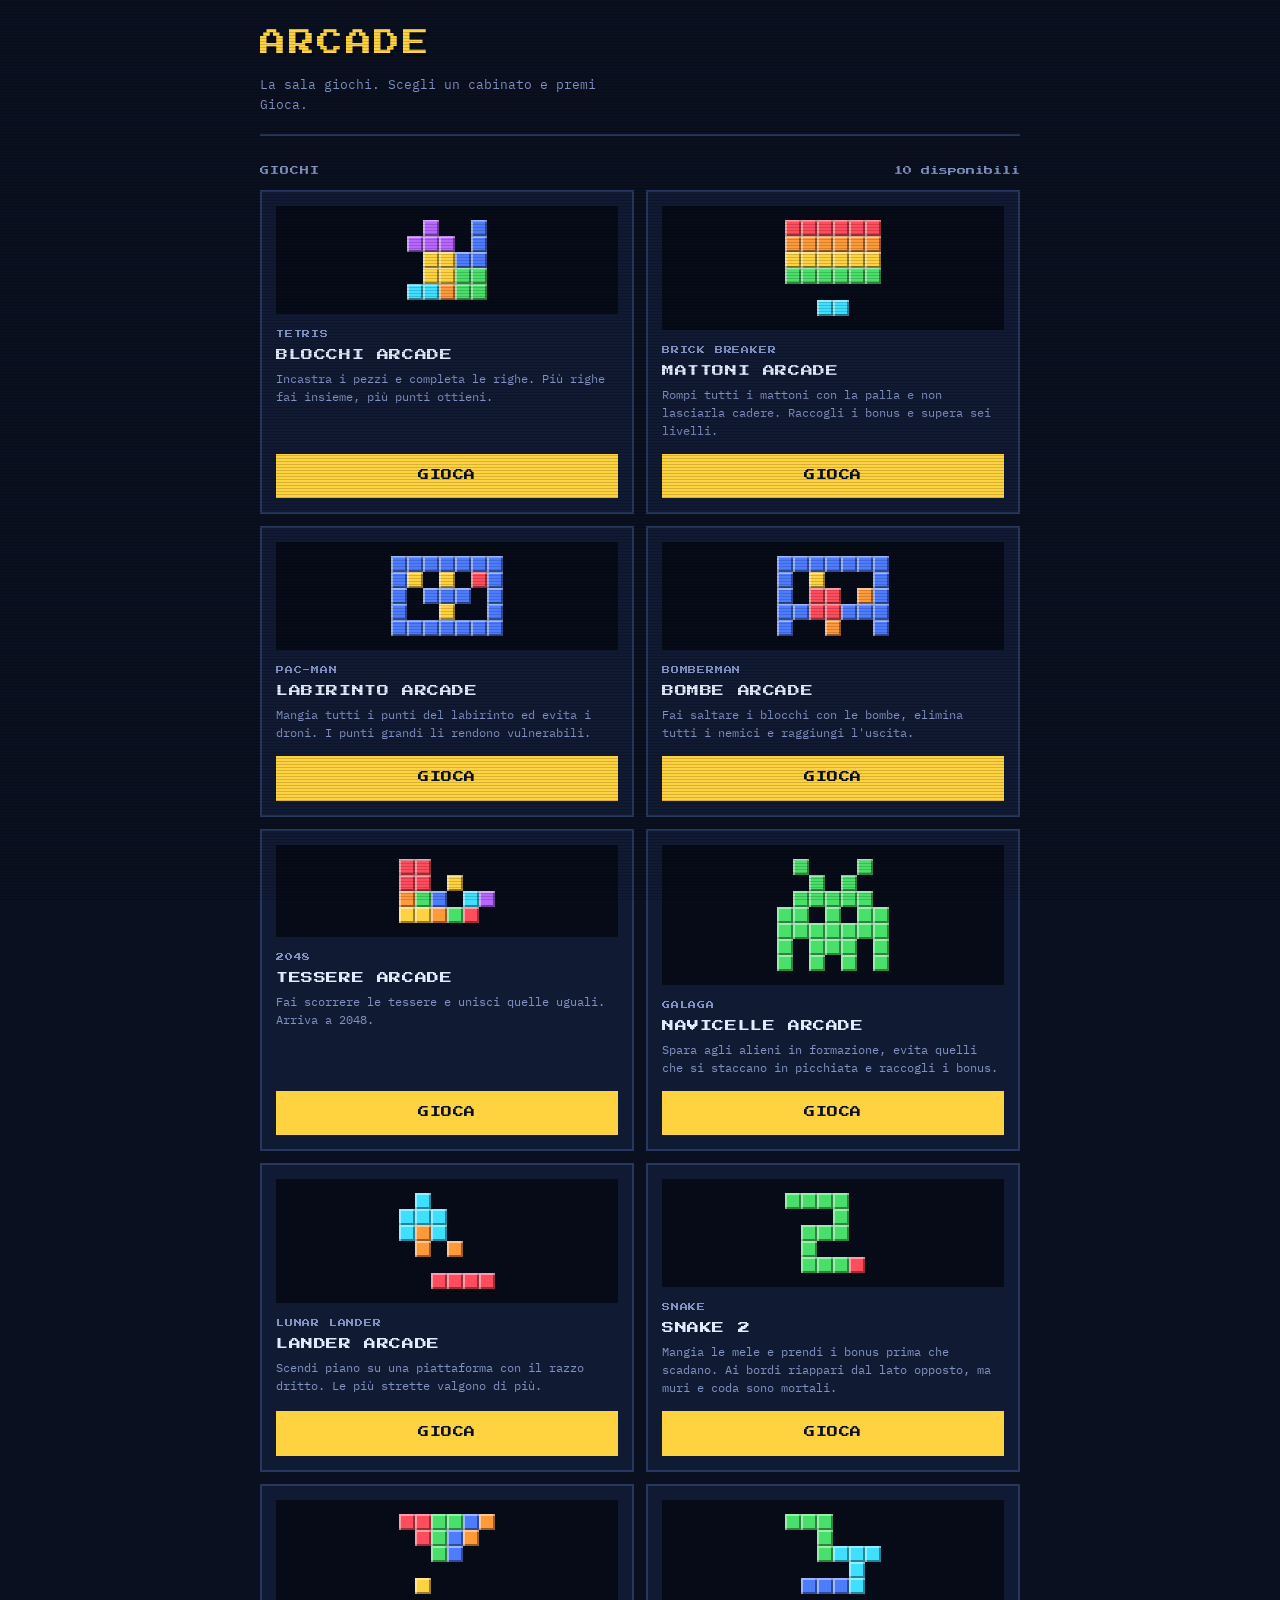
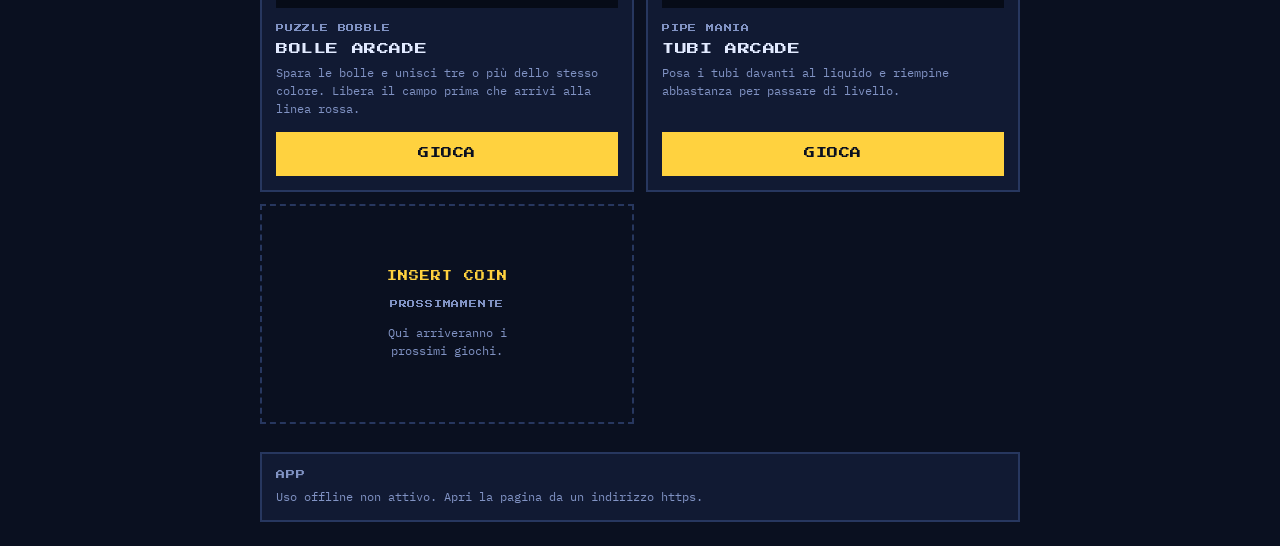
<file: index.html>
<!doctype html>
<html lang="it">
<head>
<meta charset="utf-8">
<meta name="viewport" content="width=device-width,initial-scale=1,viewport-fit=cover">
<title>Arcade</title>
<meta name="theme-color" content="#0a1020">
<link rel="manifest" href="manifest.webmanifest">
<link rel="icon" type="image/png" sizes="192x192" href="icons/icon-192.png">
<link rel="apple-touch-icon" href="icons/apple-touch-icon.png">
<meta name="mobile-web-app-capable" content="yes">
<meta name="apple-mobile-web-app-capable" content="yes">
<meta name="apple-mobile-web-app-title" content="Arcade">
<meta name="apple-mobile-web-app-status-bar-style" content="black">
<link rel="stylesheet" href="fonts/fonts.css">
<style>
/* Layout: una colonna centrata con intestazione, griglia di schede-gioco e una sezione per l'aggiornamento dell'app. */
:root {
  --bg: #0a1020;
  --panel: #111a33;
  --line: #27375f;
  --fg: #e2eaff;
  --muted: #8193c4;
  --accent: #ffd23f;
  --on-accent: #0a1020;
  --well: #060b17;
  --scan: rgba(0, 0, 0, 0.16);
  --display: 'Press Start 2P', 'Courier New', monospace;
  --text: 'IBM Plex Mono', ui-monospace, 'Courier New', monospace;
  color-scheme: dark;
}
* { box-sizing: border-box; }
[hidden] { display: none !important; }
html { background: var(--bg); }
body {
  margin: 0;
  background: var(--bg);
  color: var(--fg);
  font-family: var(--text);
  font-size: 14px;
  line-height: 1.5;
  padding-top: calc(24px + env(safe-area-inset-top, 0px));
  padding-bottom: calc(24px + env(safe-area-inset-bottom, 0px));
  padding-left: max(16px, env(safe-area-inset-left, 0px));
  padding-right: max(16px, env(safe-area-inset-right, 0px));
  -webkit-tap-highlight-color: transparent;
}
body::after {
  content: ""; position: fixed; inset: 0; z-index: 10; pointer-events: none;
  background: repeating-linear-gradient(to bottom, transparent 0 2px, var(--scan) 2px 3px);
}
.app { max-width: 760px; margin: 0 auto; display: flex; flex-direction: column; gap: 28px; }

header { display: flex; flex-direction: column; gap: 12px; padding-bottom: 20px; border-bottom: 2px solid var(--line); }
h1 { margin: 0; font-family: var(--display); font-size: 26px; font-weight: 400; letter-spacing: 0.1em; color: var(--accent); text-transform: uppercase; text-shadow: 3px 3px 0 var(--well); }
.lead { margin: 0; color: var(--muted); font-size: 13px; max-width: 46ch; }

h2 { margin: 0; font-family: var(--display); font-size: 9px; font-weight: 400; letter-spacing: 0.1em; color: var(--muted); text-transform: uppercase; }
.games-head { display: flex; justify-content: space-between; align-items: baseline; gap: 12px; margin-bottom: 12px; }
.count { font-family: var(--display); font-size: 9px; color: var(--muted); font-variant-numeric: tabular-nums; }

.grid { display: grid; gap: 12px; grid-template-columns: repeat(auto-fill, minmax(min(100%, 280px), 1fr)); }

.card { background: var(--panel); border: 2px solid var(--line); padding: 14px; display: flex; flex-direction: column; gap: 14px; min-width: 0; }
.card:hover { border-color: var(--accent); }
.shot { background: var(--well); padding: 14px; display: flex; justify-content: center; }
.pieces { display: grid; grid-template-columns: repeat(var(--cols), 16px); grid-auto-rows: 16px; }
.pieces i { display: block; }
.pieces i.b {
  background: var(--c);
  box-shadow: inset 2px 2px 0 rgba(255,255,255,0.45), inset -2px -2px 0 rgba(0,0,0,0.4);
}
.meta { display: flex; flex-direction: column; gap: 6px; flex: 1; min-width: 0; }
.tag { font-family: var(--display); font-size: 8px; letter-spacing: 0.1em; color: var(--muted); text-transform: uppercase; }
h3 { margin: 0; font-family: var(--display); font-size: 12px; font-weight: 400; line-height: 1.5; letter-spacing: 0.05em; color: var(--fg); text-transform: uppercase; overflow-wrap: anywhere; }
.desc { margin: 0; font-size: 12px; color: var(--muted); }

.btn {
  display: block; text-align: center; text-decoration: none; cursor: pointer;
  font-family: var(--display); font-size: 11px; letter-spacing: 0.06em; text-transform: uppercase;
  color: var(--on-accent); background: var(--accent); border: 2px solid var(--accent);
  padding: 12px 18px; border-radius: 0;
}
.btn:hover:not(:disabled) { background: var(--fg); border-color: var(--fg); }
.btn:active:not(:disabled) { transform: translateY(1px); }
.btn:disabled { opacity: 0.4; cursor: default; }
.btn:focus-visible { outline: 2px solid var(--fg); outline-offset: 2px; }
.btn.sec { font-size: 9px; background: var(--well); color: var(--fg); border-color: var(--line); }
.btn.sec:hover:not(:disabled) { background: var(--well); border-color: var(--accent); }
.btn.sec.ready { background: var(--accent); color: var(--on-accent); border-color: var(--accent); }

.card.soon { background: transparent; border-style: dashed; justify-content: center; align-items: center; text-align: center; min-height: 220px; }
.card.soon:hover { border-color: var(--line); }
.soon p { margin: 0; font-size: 12px; color: var(--muted); max-width: 22ch; }
.insert { font-family: var(--display); font-size: 10px; letter-spacing: 0.1em; color: var(--accent); text-transform: uppercase; animation: blink 1.2s steps(2, jump-none) infinite; }
@keyframes blink { 50% { opacity: 0.25; } }

.update { background: var(--panel); border: 2px solid var(--line); padding: 14px; display: flex; flex-wrap: wrap; gap: 12px; align-items: center; justify-content: space-between; }
.update .info { display: flex; flex-direction: column; gap: 6px; flex: 1 1 200px; min-width: 0; }
.update p { margin: 0; font-size: 12px; color: var(--muted); }

@media (prefers-reduced-motion: reduce) { .insert { animation: none; } .btn:active { transform: none; } }
@media (max-width: 480px) { h1 { font-size: 20px; } }
</style>
</head>
<body>
<div class="app">
  <header>
    <h1>Arcade</h1>
    <p class="lead">La sala giochi. Scegli un cabinato e premi Gioca.</p>
  </header>

  <main>
    <div class="games-head">
      <h2>Giochi</h2>
      <span class="count" id="count"></span>
    </div>
    <div class="grid" id="grid"></div>
  </main>

  <section class="update" aria-label="Aggiornamento dell'app">
    <div class="info">
      <h2>App</h2>
      <p id="status" aria-live="polite">Preparo l'uso offline…</p>
    </div>
    <button class="btn sec" id="updateBtn" type="button">Controlla aggiornamenti</button>
  </section>
</div>

<script>
/* Per aggiungere un gioco: crea la sua cartella (come tetris/), copia un oggetto qui sotto
   e aggiungi i suoi file all'elenco CORE di sw.js.
   icon: righe di lettere (I O T S Z J L = colore del pezzo, "." = vuoto). */
var GAMES = [
  {
    title: 'Blocchi Arcade',
    tag: 'Tetris',
    desc: 'Incastra i pezzi e completa le righe. Più righe fai insieme, più punti ottieni.',
    url: 'tetris/',
    icon: ['.T..J', 'TTT.J', '.OOJJ', '.OOSS', 'IILSS']
  },
  {
    title: 'Mattoni Arcade',
    tag: 'Brick breaker',
    desc: 'Rompi tutti i mattoni con la palla e non lasciarla cadere. Raccogli i bonus e supera sei livelli.',
    url: 'mattoni/',
    icon: ['ZZZZZZ', 'LLLLLL', 'OOOOOO', 'SSSSSS', '......', '..II..']
  },
  {
    title: 'Labirinto Arcade',
    tag: 'Pac-Man',
    desc: 'Mangia tutti i punti del labirinto ed evita i droni. I punti grandi li rendono vulnerabili.',
    url: 'labirinto/',
    icon: ['JJJJJJJ', 'JO.O.ZJ', 'J.JJJ.J', 'J..O..J', 'JJJJJJJ']
  },
  {
    title: 'Bombe Arcade',
    tag: 'Bomberman',
    desc: "Fai saltare i blocchi con le bombe, elimina tutti i nemici e raggiungi l'uscita.",
    url: 'bombe/',
    icon: ['JJJJJJJ', 'J.O...J', 'J.ZZ.LJ', 'JJZZJJJ', 'J..L..J']
  },
  {
    title: 'Tessere Arcade',
    tag: '2048',
    desc: "Fai scorrere le tessere e unisci quelle uguali. Arriva a 2048.",
    url: 'tessere/',
    icon: ['ZZ....', 'ZZ.O..', 'LSJ.IT', 'OOLSZ.']
  },
  {
    title: 'Navicelle Arcade',
    tag: 'Galaga',
    desc: "Spara agli alieni in formazione, evita quelli che si staccano in picchiata e raccogli i bonus.",
    url: 'navicelle/',
    icon: ['.S...S.', '..S.S..', '.SSSSS.', 'SS.S.SS', 'SSSSSSS', 'S.SSS.S', 'S.S.S.S']
  },
  {
    title: 'Lander Arcade',
    tag: 'Lunar Lander',
    desc: "Scendi piano su una piattaforma con il razzo dritto. Le più strette valgono di più.",
    url: 'lander/',
    icon: ['.I....', 'III...', 'ILI...', '.L.L..', '......', '..ZZZZ']
  },
  {
    title: 'Snake 2',
    tag: 'Snake',
    desc: "Mangia le mele e prendi i bonus prima che scadano. Ai bordi riappari dal lato opposto, ma muri e coda sono mortali.",
    url: 'snake/',
    icon: ['SSSS..', '...S..', '.SSS..', '.S....', '.SSSZ.']
  },
  {
    title: 'Bolle Arcade',
    tag: 'Puzzle Bobble',
    desc: "Spara le bolle e unisci tre o più dello stesso colore. Libera il campo prima che arrivi alla linea rossa.",
    url: 'bolle/',
    icon: ['ZZSSJL', '.ZSJL.', '..SJ..', '......', '.O....']
  },
  {
    title: 'Tubi Arcade',
    tag: 'Pipe Mania',
    desc: "Posa i tubi davanti al liquido e riempine abbastanza per passare di livello.",
    url: 'tubi/',
    icon: ['SSS...', '..S...', '..SIII', '....I.', '.JJJI.']
  }
];

var COLORS = { I: '#3fe0ff', O: '#ffd23f', T: '#b866ff', S: '#4ade6a', Z: '#ff4d5e', J: '#4d7cff', L: '#ff9a3c' };

function el(tag, cls, text) {
  var n = document.createElement(tag);
  if (cls) n.className = cls;
  if (text) n.textContent = text;
  return n;
}

function icon(rows) {
  var cols = Math.max.apply(null, rows.map(function (r) { return r.length; }));
  var wrap = el('div', 'shot');
  var g = el('div', 'pieces');
  g.style.setProperty('--cols', cols);
  g.setAttribute('aria-hidden', 'true');
  rows.forEach(function (r) {
    for (var i = 0; i < cols; i++) {
      var c = r.charAt(i), cell = el('i', COLORS[c] ? 'b' : '');
      if (COLORS[c]) cell.style.setProperty('--c', COLORS[c]);
      g.appendChild(cell);
    }
  });
  wrap.appendChild(g);
  return wrap;
}

function card(game) {
  var c = el('article', 'card');
  c.appendChild(icon(game.icon));
  var m = el('div', 'meta');
  m.appendChild(el('span', 'tag', game.tag));
  m.appendChild(el('h3', '', game.title));
  m.appendChild(el('p', 'desc', game.desc));
  c.appendChild(m);
  var a = el('a', 'btn', 'Gioca');
  a.href = game.url;
  a.setAttribute('aria-label', 'Gioca a ' + game.title);
  c.appendChild(a);
  return c;
}

var grid = document.getElementById('grid');
GAMES.forEach(function (g) { grid.appendChild(card(g)); });

var soon = el('div', 'card soon');
soon.appendChild(el('span', 'insert', 'Insert coin'));
soon.appendChild(el('span', 'tag', 'Prossimamente'));
soon.appendChild(el('p', '', 'Qui arriveranno i prossimi giochi.'));
grid.appendChild(soon);

document.getElementById('count').textContent = GAMES.length + (GAMES.length === 1 ? ' disponibile' : ' disponibili');

/* ---- Installazione e aggiornamenti ---- */
(function () {
  var statusEl = document.getElementById('status');
  var btn = document.getElementById('updateBtn');
  if (!('serviceWorker' in navigator)) {
    statusEl.textContent = 'Uso offline non disponibile qui. Apri la pagina da un indirizzo https.';
    btn.hidden = true;
    return;
  }

  var version = '', reg = null, waiting = null, reloading = false, lastCheck = Date.now();
  var hadController = !!navigator.serviceWorker.controller;

  function say(t) { statusEl.textContent = t; }
  function vtxt() { return version ? ' · v' + version : ''; }

  function showReady(w) {
    waiting = w;
    say('Nuova versione pronta.');
    btn.textContent = 'Aggiorna e riavvia';
    btn.classList.add('ready');
    btn.disabled = false;
  }
  function track(w) {
    say('Scarico la nuova versione…');
    btn.disabled = true;
    w.addEventListener('statechange', function () {
      if (w.state === 'installed') showReady(w);
      else if (w.state === 'redundant' && !waiting) { say('Aggiornamento non riuscito. Riprova.'); btn.disabled = false; }
    });
  }

  function check(manual) {
    if (!reg) return Promise.resolve();
    if (manual) { say('Controllo in corso…'); btn.disabled = true; }
    return reg.update().then(function () {
      lastCheck = Date.now();
      if (reg.waiting) showReady(reg.waiting);
      else if (reg.installing) track(reg.installing);
      else if (manual) say('Sei aggiornato' + vtxt());
    }).catch(function () {
      if (manual) say(navigator.onLine ? 'Controllo non riuscito. Riprova tra poco.' : 'Nessuna connessione. Riprova quando sei online.');
    }).then(function () {
      if (manual && !waiting && !reg.installing) btn.disabled = false;
    });
  }

  navigator.serviceWorker.addEventListener('message', function (e) {
    if (e.data && e.data.type === 'VERSION') {
      version = e.data.version;
      if (!waiting) say('Pronta per l’uso offline' + vtxt());
    }
  });
  navigator.serviceWorker.addEventListener('controllerchange', function () {
    if (!hadController) { hadController = true; return; } // prima installazione: niente riavvio
    if (reloading) return;
    reloading = true;
    location.reload();
  });

  btn.addEventListener('click', function () {
    if (waiting) {
      btn.disabled = true;
      say('Riavvio…');
      waiting.postMessage({ type: 'SKIP_WAITING' });
      return;
    }
    check(true);
  });

  document.addEventListener('visibilitychange', function () {
    if (!document.hidden && reg && !waiting && Date.now() - lastCheck > 10 * 60 * 1000) check(false);
  });

  navigator.serviceWorker.register('sw.js', { updateViaCache: 'none' }).then(function (r) {
    reg = r;
    if (r.waiting && navigator.serviceWorker.controller) showReady(r.waiting);
    r.addEventListener('updatefound', function () {
      if (navigator.serviceWorker.controller && r.installing) track(r.installing);
    });
    return navigator.serviceWorker.ready;
  }).then(function (r) {
    if (r.active) r.active.postMessage({ type: 'GET_VERSION' });
  }).catch(function () {
    say('Uso offline non attivo. Apri la pagina da un indirizzo https.');
    btn.hidden = true;
  });
})();
</script>
</body>
</html>
</file>
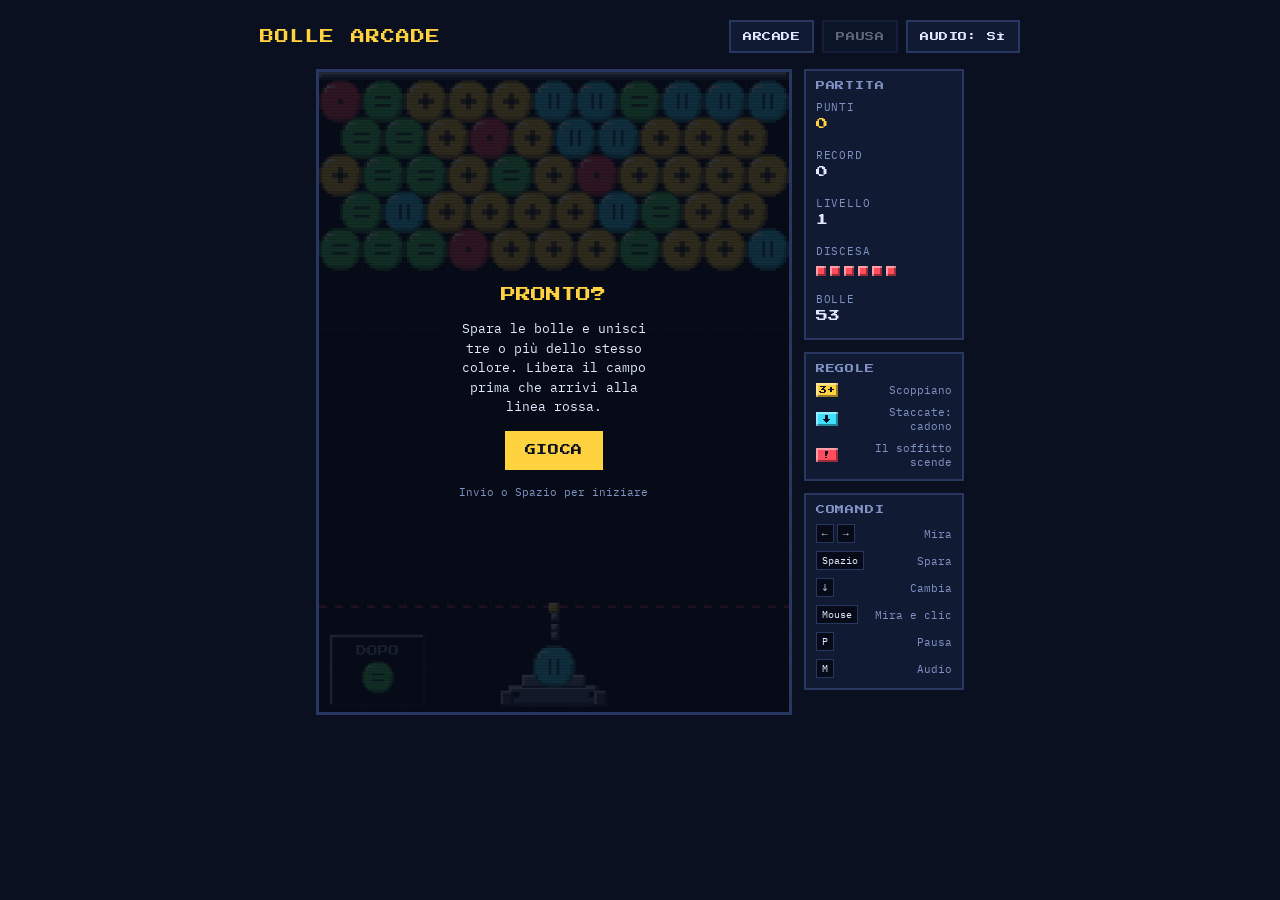
<file: bolle/index.html>
<!doctype html><html><head><meta charset=utf8><meta name=viewport content="width=device-width,initial-scale=1,viewport-fit=cover"><style>:root{color-scheme:light;box-sizing:border-box;padding-top:env(safe-area-inset-top,0px);padding-bottom:env(safe-area-inset-bottom,0px)}html{scroll-padding-top:env(safe-area-inset-top,0px)}body{margin:0;padding:0;font:14px -apple-system,BlinkMacSystemFont,sans-serif;background:#fff;color:#000}img{max-width:100%}[hidden]:not([hidden=until-found i]){display:none!important}</style><title>Bolle Arcade</title>
<meta name="theme-color" content="#0a1020">
<link rel="manifest" href="../manifest.webmanifest">
<link rel="icon" type="image/png" sizes="192x192" href="../icons/icon-192.png">
<link rel="apple-touch-icon" href="../icons/apple-touch-icon.png">
<meta name="mobile-web-app-capable" content="yes">
<meta name="apple-mobile-web-app-capable" content="yes">
<meta name="apple-mobile-web-app-title" content="Arcade">
<meta name="apple-mobile-web-app-status-bar-style" content="black">
</head><body>
<script>
/* Layout smartphone: solo su dispositivi touch senza mouse (o con user agent mobile). Su PC non cambia nulla. */
(function () {
  var mq = window.matchMedia ? window.matchMedia('(hover: none) and (pointer: coarse)') : null;
  var ua = /Android|iPhone|iPod/i.test(navigator.userAgent || '');
  document.documentElement.classList.toggle('mobile', !!(mq && mq.matches) || ua);
})();
</script>
<link rel="stylesheet" href="../fonts/fonts.css">
<style>
/* Layout: colonne di informazioni ai lati di un campo 352x480; su smartphone le statistiche diventano una riga sopra il campo e i comandi stanno sotto. */
:root {
  --bg: #0a1020;
  --panel: #111a33;
  --line: #27375f;
  --fg: #e2eaff;
  --muted: #8193c4;
  --accent: #ffd23f;
  --on-accent: #0a1020;
  --well: #060b17;
  --grid: #101a30;
  --veil: rgba(6, 11, 23, 0.84);
  --scan: rgba(0, 0, 0, 0.16);
  --display: 'Press Start 2P', 'Courier New', monospace;
  --text: 'IBM Plex Mono', ui-monospace, 'Courier New', monospace;
  color-scheme: dark;
}
* { box-sizing: border-box; }
html { background: var(--bg); }
[hidden] { display: none !important; }
body {
  margin: 0;
  background: var(--bg);
  color: var(--fg);
  font-family: var(--text);
  font-size: 14px;
  padding-block: 20px;
  padding-left: max(16px, env(safe-area-inset-left, 0px));
  padding-right: max(16px, env(safe-area-inset-right, 0px));
  -webkit-tap-highlight-color: transparent;
}
.app { max-width: 760px; margin: 0 auto; display: flex; flex-direction: column; gap: 16px; }
header { display: flex; justify-content: space-between; align-items: center; gap: 12px; flex-wrap: wrap; }
h1 { margin: 0; font-family: var(--display); font-size: 14px; font-weight: 400; letter-spacing: 0.08em; color: var(--accent); text-transform: uppercase; }
.top-actions { display: flex; gap: 8px; }

.btn {
  font-family: var(--display); font-size: 9px; letter-spacing: 0.06em; text-transform: uppercase;
  color: var(--fg); background: var(--panel); border: 2px solid var(--line);
  padding: 10px 12px; cursor: pointer; border-radius: 0;
}
.btn:hover:not(:disabled) { border-color: var(--accent); }
.btn:active:not(:disabled) { transform: translateY(1px); }
.btn:disabled { opacity: 0.4; cursor: default; }
.btn:focus-visible { outline: 2px solid var(--accent); outline-offset: 2px; }
.btn.primary { background: var(--accent); color: var(--on-accent); border-color: var(--accent); font-size: 11px; padding: 12px 18px; }

.game {
  display: grid; gap: 12px; justify-content: center; align-items: start;
  grid-template-columns: auto 160px;
  grid-template-areas: "board stats" "board bonus" "board help";
  grid-template-rows: auto auto 1fr;
}
.panel { background: var(--panel); border: 2px solid var(--line); padding: 10px; min-width: 0; }
.panel h2 { margin: 0 0 10px; font-family: var(--display); font-size: 9px; font-weight: 400; letter-spacing: 0.1em; color: var(--muted); text-transform: uppercase; }
.stats { grid-area: stats; }
.bonus { grid-area: bonus; }
.help { grid-area: help; }

.stat-list { margin: 0; display: flex; flex-direction: column; gap: 12px; }
.stat-list div { display: flex; flex-direction: column; gap: 4px; min-width: 0; }
.stat-list dt { font-size: 11px; color: var(--muted); text-transform: uppercase; letter-spacing: 0.08em; }
.stat-list dd { margin: 0; font-family: var(--display); font-size: 12px; font-variant-numeric: tabular-nums; overflow-wrap: anywhere; min-height: 18px; }
#score { color: var(--accent); }
.pips { display: flex; flex-wrap: wrap; gap: 4px; align-items: center; min-height: 18px; }
.pip { width: 10px; height: 10px; background: #ff4d5e; box-shadow: inset 2px 2px 0 rgba(255,255,255,0.45), inset -2px -2px 0 rgba(0,0,0,0.4); }

.keys { margin: 0; display: flex; flex-direction: column; gap: 8px; font-size: 11px; }
.keys div { display: flex; justify-content: space-between; align-items: center; gap: 8px; }
.keys dt { display: flex; gap: 3px; flex-wrap: wrap; align-items: center; }
.keys dd { margin: 0; color: var(--muted); text-align: right; }
kbd { font-family: var(--text); font-size: 10px; background: var(--well); border: 1px solid var(--line); padding: 2px 5px; color: var(--fg); }
.chip { display: inline-block; width: 22px; height: 14px; line-height: 14px; text-align: center; font-family: var(--display); font-size: 8px; color: var(--on-accent); background: var(--c); box-shadow: inset 2px 2px 0 rgba(255,255,255,0.45), inset -2px -2px 0 rgba(0,0,0,0.4); }

.board-area { grid-area: board; display: flex; justify-content: center; align-items: flex-start; min-width: 0; }
.board-wrap { position: relative; border: 3px solid var(--line); background: var(--well); line-height: 0; }
#board { display: block; height: min(72vh, 640px); height: min(72svh, 640px); aspect-ratio: 352 / 480; width: auto; touch-action: none; cursor: crosshair; }
.board-wrap::after { content: ""; position: absolute; inset: 0; z-index: 2; pointer-events: none; background: repeating-linear-gradient(to bottom, transparent 0 2px, var(--scan) 2px 3px); }

.toast { position: absolute; z-index: 4; left: 0; right: 0; top: 46%; text-align: center; font-family: var(--display); font-size: 13px; line-height: 1.4; color: var(--accent); text-shadow: 2px 2px 0 var(--well); opacity: 0; transition: opacity 0.2s; pointer-events: none; }
.toast.show { opacity: 1; }

.overlay { position: absolute; inset: 0; z-index: 5; display: flex; flex-direction: column; align-items: center; justify-content: center; gap: 14px; padding: 20px; text-align: center; background: var(--veil); line-height: 1.5; }
.ov-title { margin: 0; font-family: var(--display); font-size: 15px; line-height: 1.4; color: var(--accent); text-transform: uppercase; text-wrap: balance; }
.ov-sub { margin: 0; font-size: 13px; max-width: 26ch; }
.ov-hint { margin: 0; font-size: 11px; color: var(--muted); }

.touch { display: none; }
.touch-group {
  display: grid; gap: 8px; width: 100%;
  grid-template-columns: 1fr 1fr 1fr 1.4fr; grid-template-rows: 56px;
  grid-template-areas: "left right swap fire";
}
.pad { min-height: 0; font-size: 11px; touch-action: none; user-select: none; -webkit-user-select: none; }
.pad[data-act="left"] { grid-area: left; }
.pad[data-act="right"] { grid-area: right; }
.pad[data-act="swap"] { grid-area: swap; }
.pad[data-act="fire"] { grid-area: fire; background: var(--accent); color: var(--on-accent); border-color: var(--accent); }

@media (max-width: 700px) {
  .game { grid-template-columns: 1fr; grid-template-areas: "stats" "board" "bonus"; gap: 8px; }
  .help { display: none; }
  .stat-list { display: grid; grid-template-columns: repeat(5, 1fr); gap: 8px; }
  .stat-list dd { font-size: 10px; }
  #board { height: min(60vh, 560px); height: min(60svh, 560px); }
}

/* ---- Smartphone: la classe .mobile sul root si attiva solo su dispositivi touch senza mouse ---- */
html.mobile, .mobile body { height: 100%; overflow: hidden; overscroll-behavior: none; }
.mobile body {
  padding-block: 8px;
  touch-action: manipulation;
  -webkit-user-select: none; user-select: none; -webkit-touch-callout: none;
}
.mobile .app {
  display: grid; height: 100%; max-width: 560px; gap: 8px;
  grid-template-columns: minmax(0, 1fr);
  grid-template-rows: auto auto minmax(0, 1fr) auto;
  grid-template-areas: "hdr" "stats" "board" "pad";
}
.mobile .game { display: contents; }
.mobile h1 { display: none; }
.mobile header { grid-area: hdr; display: block; }
.mobile .top-actions { gap: 8px; }
.mobile .top-actions .btn { flex: 1; padding: 8px 10px; }
.mobile .help, .mobile .bonus, .mobile .stats h2, .mobile .ov-hint { display: none; }
.mobile .stats { grid-area: stats; padding: 6px 8px; }
.mobile .stat-list { display: grid; grid-template-columns: repeat(5, 1fr); gap: 6px; }
.mobile .stat-list div { gap: 2px; }
.mobile .stat-list dt { font-size: 9px; }
.mobile .stat-list dd { font-family: var(--text); font-weight: 600; font-size: 13px; min-height: 18px; }
.mobile .pips { gap: 2px; }
.mobile .pip { width: 8px; height: 8px; }
.mobile .board-area { grid-area: board; position: relative; align-items: stretch; overflow: hidden; min-height: 0; }
.mobile .board-wrap { position: absolute; left: 50%; top: 50%; transform: translate(-50%, -50%); }
.mobile .overlay { gap: 10px; padding: 12px; }
.mobile .ov-title, .mobile .ov-sub { font-size: 11px; }
.mobile .toast { font-size: 10px; }
.mobile .touch { grid-area: pad; display: flex; flex-direction: column; gap: 8px; width: 100%; }
.mobile .pad { font-size: 9px; padding-inline: 4px; white-space: nowrap; }
.mobile .pad.arrow { font-family: var(--text); font-size: 22px; font-weight: 600; }
@media (orientation: landscape) {
  .mobile .app {
    max-width: none; gap: 8px 12px;
    grid-template-columns: minmax(0, 1fr) calc((100vh - 24px) * 0.7333) minmax(0, 1fr);
    grid-template-columns: minmax(0, 1fr) calc((100dvh - 24px) * 0.7333) minmax(0, 1fr);
    grid-template-rows: auto auto minmax(0, 1fr);
    grid-template-areas: "hdr board pad" "stats board pad" ". board pad";
  }
  .mobile .stat-list { grid-template-columns: 1fr 1fr; }
  .mobile .touch-group {
    grid-template-columns: repeat(2, 1fr); grid-template-rows: repeat(3, 46px);
    grid-template-areas: "left right" "swap swap" "fire fire";
  }
}
@media (prefers-reduced-motion: reduce) { .toast { transition: none; } }
a.btn { display: inline-block; text-align: center; text-decoration: none; }
</style>

<div class="app">
  <header>
    <h1>Bolle Arcade</h1>
    <div class="top-actions">
      <a class="btn" id="homeBtn" href="../">Arcade</a>
      <button class="btn" id="pauseBtn" type="button" disabled>Pausa</button>
      <button class="btn" id="muteBtn" type="button" aria-pressed="false">Audio: sì</button>
    </div>
  </header>

  <main class="game">
    <section class="panel stats">
      <h2>Partita</h2>
      <dl class="stat-list">
        <div><dt>Punti</dt><dd id="score">0</dd></div>
        <div><dt>Record</dt><dd id="best">0</dd></div>
        <div><dt>Livello</dt><dd id="level">1</dd></div>
        <div><dt>Discesa</dt><dd class="pips" id="drop" aria-label="Colpi prima della discesa"></dd></div>
        <div><dt>Bolle</dt><dd id="count">0</dd></div>
      </dl>
    </section>

    <div class="board-area">
      <div class="board-wrap">
        <canvas id="board" width="704" height="960" role="img" aria-label="Campo di gioco"></canvas>
        <div class="toast" id="toast" aria-live="polite"></div>
        <div class="overlay" id="overlay">
          <p class="ov-title" id="ovTitle">Pronto?</p>
          <p class="ov-sub" id="ovSub">Spara le bolle e unisci tre o più dello stesso colore. Libera il campo prima che arrivi alla linea rossa.</p>
          <button class="btn primary" id="ovBtn" type="button">Gioca</button>
          <p class="ov-hint" id="ovHint">Invio o Spazio per iniziare</p>
        </div>
      </div>
    </div>

    <section class="panel bonus">
      <h2>Regole</h2>
      <dl class="keys">
        <div><dt><span class="chip" style="--c:#ffd23f">3+</span></dt><dd>Scoppiano</dd></div>
        <div><dt><span class="chip" style="--c:#3fe0ff">↓</span></dt><dd>Staccate: cadono</dd></div>
        <div><dt><span class="chip" style="--c:#ff4d5e">!</span></dt><dd>Il soffitto scende</dd></div>
      </dl>
    </section>
    <section class="panel help">
      <h2>Comandi</h2>
      <dl class="keys">
        <div><dt><kbd>←</kbd><kbd>→</kbd></dt><dd>Mira</dd></div>
        <div><dt><kbd>Spazio</kbd></dt><dd>Spara</dd></div>
        <div><dt><kbd>↓</kbd></dt><dd>Cambia</dd></div>
        <div><dt><kbd>Mouse</kbd></dt><dd>Mira e clic</dd></div>
        <div><dt><kbd>P</kbd></dt><dd>Pausa</dd></div>
        <div><dt><kbd>M</kbd></dt><dd>Audio</dd></div>
      </dl>
    </section>
  </main>

  <div class="touch" role="group" aria-label="Comandi touch">
    <div class="touch-group">
      <button class="btn pad arrow" type="button" data-act="left" aria-label="Mira a sinistra">←</button>
      <button class="btn pad arrow" type="button" data-act="right" aria-label="Mira a destra">→</button>
      <button class="btn pad" type="button" data-act="swap">Cambia</button>
      <button class="btn pad" type="button" data-act="fire">Spara</button>
    </div>
  </div>
</div>

<script>
(() => {
  'use strict';

  const R = 16, D = 32, RH = R * Math.sqrt(3);
  const COLS = 11, W = COLS * D, H = 480, SC = 2, TOP = 6;
  const MAXROWS = 16, LOSE_ROW = 14, DEAD_Y = 400;
  const LX = W / 2, LY = H - 34;
  const SPEED = 560, AIM_SPEED = 1.8, AIM_MAX = 1.3;
  const RATIO = W / H, TAU = Math.PI * 2;
  const STORAGE_KEY = 'bolle-arcade-record';

  const $ = (id) => document.getElementById(id);
  const boardCv = $('board');
  const ctx = boardCv.getContext('2d');
  const overlay = $('overlay'), ovTitle = $('ovTitle'), ovSub = $('ovSub'), ovBtn = $('ovBtn'), ovHint = $('ovHint');
  const pauseBtn = $('pauseBtn'), muteBtn = $('muteBtn'), toastEl = $('toast'), dropEl = $('drop');
  const rootEl = document.documentElement;
  const areaEl = document.querySelector('.board-area');

  const css = getComputedStyle(rootEl);
  const tok = (name, fallback) => css.getPropertyValue(name).trim() || fallback;
  const WELL = tok('--well', '#060b17'), GRIDC = tok('--grid', '#101a30'), ACCENT = tok('--accent', '#ffd23f');
  const reduceMotion = window.matchMedia('(prefers-reduced-motion: reduce)').matches;
  const mobileMQ = window.matchMedia('(hover: none) and (pointer: coarse)');
  const detectMobile = () => mobileMQ.matches || /Android|iPhone|iPod/i.test(navigator.userAgent || '');
  const fmt = (n) => n.toLocaleString('it-IT');
  const clamp = (v, a, b) => Math.max(a, Math.min(b, v));

  const COLORS = ['#ff4d5e', '#ffd23f', '#4ade6a', '#3fe0ff', '#b866ff', '#ff9a3c'];

  // ---- Colori ------------------------------------------------------------
  function mix(hex, target, p) {
    const n = parseInt(hex.slice(1), 16);
    const ch = [n >> 16, (n >> 8) & 255, n & 255].map((c) => Math.round(c + (target - c) * p));
    return 'rgb(' + ch.join(',') + ')';
  }
  const shadeCache = {};
  function shade(hex) {
    return shadeCache[hex] || (shadeCache[hex] = { base: hex, light: mix(hex, 255, 0.55), dark: mix(hex, 0, 0.45) });
  }
  function bevel(x, y, w, h, hex, b) {
    const c = shade(hex);
    ctx.fillStyle = c.base; ctx.fillRect(x, y, w, h);
    ctx.fillStyle = c.light; ctx.fillRect(x, y, w, b); ctx.fillRect(x, y, b, h);
    ctx.fillStyle = c.dark; ctx.fillRect(x, y + h - b, w, b); ctx.fillRect(x + w - b, y, b, h);
  }

  // ---- Stato -------------------------------------------------------------
  let grid = [], shift = 0, yOff = 0;
  let shot = null, falling = [], particles = [], rings = [];
  let cur = 0, nxt = 0, aim = 0, misses = 0, nCol = 4;
  let score = 0, best = 0, level = 1;
  let readyT = 0;
  let state = 'idle'; // idle | playing | paused | over
  let held = [];
  let last = performance.now();

  // ---- Audio -------------------------------------------------------------
  let actx = null, muted = false;
  function audio() {
    if (!actx) { try { actx = new (window.AudioContext || window.webkitAudioContext)(); } catch (e) { actx = null; } }
    if (actx && actx.state === 'suspended') actx.resume();
    return actx;
  }
  function tone(freq, dur, type, vol, when, slideTo) {
    if (muted || !actx) return;
    const t = actx.currentTime + (when || 0);
    const o = actx.createOscillator(), g = actx.createGain();
    o.type = type || 'square';
    o.frequency.setValueAtTime(freq, t);
    if (slideTo) o.frequency.exponentialRampToValueAtTime(slideTo, t + dur);
    g.gain.setValueAtTime(vol || 0.04, t);
    g.gain.exponentialRampToValueAtTime(0.0001, t + dur);
    o.connect(g); g.connect(actx.destination);
    o.start(t); o.stop(t + dur + 0.02);
  }
  const sfx = {
    shoot: () => tone(380, 0.09, 'square', 0.04, 0, 760),
    tick: () => tone(220, 0.03, 'triangle', 0.03),
    stick: () => tone(160, 0.07, 'square', 0.04, 0, 100),
    swap: () => { tone(440, 0.04, 'square', 0.03); tone(330, 0.04, 'square', 0.03, 0.04); },
    pop: (n) => { for (let i = 0; i < Math.min(n, 7); i++) tone(420 + i * 55, 0.07, 'square', 0.035, i * 0.045); },
    fall: () => tone(700, 0.4, 'triangle', 0.04, 0, 120),
    lower: () => { tone(110, 0.3, 'sawtooth', 0.05, 0, 55); },
    level: () => { [659, 784, 988, 1319].forEach((f, i) => tone(f, 0.1, 'square', 0.04, i * 0.08)); },
    over: () => tone(330, 0.9, 'sawtooth', 0.05, 0, 40)
  };

  // ---- Griglia esagonale -------------------------------------------------
  const isOff = (r) => ((r + shift) & 1) === 1;
  const colsIn = (r) => (isOff(r) ? COLS - 1 : COLS);
  const valid = (r, c) => r >= 0 && r < MAXROWS && c >= 0 && c < colsIn(r);
  const cx = (r, c) => R + c * D + (isOff(r) ? R : 0);
  const cy = (r) => TOP + R + r * RH + yOff;

  function neighbors(r, c) {
    const res = [[r, c - 1], [r, c + 1]];
    const off = isOff(r);
    for (const rr of [r - 1, r + 1]) {
      if (off) res.push([rr, c], [rr, c + 1]);
      else res.push([rr, c - 1], [rr, c]);
    }
    return res.filter((p) => valid(p[0], p[1]));
  }

  function countBubbles() {
    let n = 0;
    for (let r = 0; r < MAXROWS; r++) for (let c = 0; c < colsIn(r); c++) if (grid[r][c] >= 0) n++;
    return n;
  }
  function lowestRow() {
    for (let r = MAXROWS - 1; r >= 0; r--) for (let c = 0; c < colsIn(r); c++) if (grid[r][c] >= 0) return r;
    return -1;
  }
  function presentColors() {
    const seen = new Set();
    for (let r = 0; r < MAXROWS; r++) for (let c = 0; c < colsIn(r); c++) if (grid[r][c] >= 0) seen.add(grid[r][c]);
    return Array.from(seen);
  }
  function pickColor() {
    const p = presentColors();
    if (!p.length) return (Math.random() * nCol) | 0;
    return p[(Math.random() * p.length) | 0];
  }
  function fixQueue() {
    const p = presentColors();
    if (!p.length) return;
    if (!p.includes(cur)) cur = p[(Math.random() * p.length) | 0];
    if (!p.includes(nxt)) nxt = p[(Math.random() * p.length) | 0];
  }
  const dropEvery = () => Math.max(3, 7 - level);

  function loadLevel() {
    shift = 0; yOff = 0; grid = [];
    for (let r = 0; r < MAXROWS; r++) grid.push(new Array(COLS).fill(-1));
    nCol = Math.min(3 + level, 6);
    const rows = Math.min(4 + level, 9);
    for (let r = 0; r < rows; r++) {
      for (let c = 0; c < colsIn(r); c++) {
        const above = neighbors(r, c).filter((p) => p[0] < r && grid[p[0]][p[1]] >= 0);
        const roll = Math.random();
        let col;
        if (roll < 0.4 && c > 0) col = grid[r][c - 1];
        else if (roll < 0.65 && above.length) { const p = above[(Math.random() * above.length) | 0]; col = grid[p[0]][p[1]]; }
        else col = (Math.random() * nCol) | 0;
        grid[r][c] = col;
      }
    }
    shot = null; falling = []; particles = []; rings = [];
    misses = 0; aim = 0;
    cur = pickColor(); nxt = pickColor();
    readyT = 1.2;
  }

  function addRow() {
    grid.pop();
    shift++;
    const row = new Array(COLS).fill(-1);
    for (let c = 0; c < COLS - (shift & 1 ? 1 : 0); c++) row[c] = (Math.random() * nCol) | 0;
    grid.unshift(row);
    yOff = -RH;
    sfx.lower();
    toast('Il soffitto scende');
  }

  // ---- Tiro --------------------------------------------------------------
  function hitsBubble(x, y) {
    const lim = (D - 4) * (D - 4);
    for (let r = 0; r < MAXROWS; r++) {
      const y0 = cy(r);
      if (Math.abs(y0 - y) > D) continue;
      for (let c = 0; c < colsIn(r); c++) {
        if (grid[r][c] < 0) continue;
        const dx = cx(r, c) - x, dy = y0 - y;
        if (dx * dx + dy * dy < lim) return true;
      }
    }
    return false;
  }

  function fire() {
    if (state !== 'playing' || readyT > 0 || shot) return;
    shot = { x: LX, y: LY, vx: Math.sin(aim) * SPEED, vy: -Math.cos(aim) * SPEED, color: cur };
    cur = nxt; nxt = pickColor();
    sfx.shoot();
  }
  function swap() {
    if (state !== 'playing' || readyT > 0) return;
    const t = cur; cur = nxt; nxt = t;
    sfx.swap();
  }

  function addParticles(x, y, color, n) {
    if (reduceMotion) return;
    for (let i = 0; i < (n || 6); i++) {
      particles.push({ x, y, vx: (Math.random() - 0.5) * 160, vy: -Math.random() * 120 - 20, life: 0.45, color });
    }
  }

  function flood(r0, c0) {
    const col = grid[r0][c0], seen = new Set([r0 * COLS + c0]), out = [[r0, c0]];
    for (let i = 0; i < out.length; i++) {
      for (const p of neighbors(out[i][0], out[i][1])) {
        const k = p[0] * COLS + p[1];
        if (seen.has(k) || grid[p[0]][p[1]] !== col) continue;
        seen.add(k); out.push(p);
      }
    }
    return out;
  }
  function floating() {
    const seen = new Set(), queue = [];
    for (let c = 0; c < colsIn(0); c++) if (grid[0][c] >= 0) { seen.add(c); queue.push([0, c]); }
    for (let i = 0; i < queue.length; i++) {
      for (const p of neighbors(queue[i][0], queue[i][1])) {
        const k = p[0] * COLS + p[1];
        if (seen.has(k) || grid[p[0]][p[1]] < 0) continue;
        seen.add(k); queue.push(p);
      }
    }
    const out = [];
    for (let r = 0; r < MAXROWS; r++) for (let c = 0; c < colsIn(r); c++) if (grid[r][c] >= 0 && !seen.has(r * COLS + c)) out.push([r, c]);
    return out;
  }

  function land() {
    const s = shot; shot = null;
    let bestCell = null, bd = Infinity;
    for (let r = 0; r < MAXROWS; r++) {
      const y = cy(r);
      if (Math.abs(y - s.y) > D) continue;
      for (let c = 0; c < colsIn(r); c++) {
        if (grid[r][c] >= 0) continue;
        if (r > 0 && !neighbors(r, c).some((p) => grid[p[0]][p[1]] >= 0)) continue;
        const dx = cx(r, c) - s.x, dy = y - s.y, d = dx * dx + dy * dy;
        if (d < bd) { bd = d; bestCell = [r, c]; }
      }
    }
    if (!bestCell) { endGame(); return; }
    const r = bestCell[0], c = bestCell[1];
    grid[r][c] = s.color;

    const group = flood(r, c);
    let popped = 0, fell = 0;
    if (group.length >= 3) {
      popped = group.length;
      group.forEach((p) => {
        const x = cx(p[0], p[1]), y = cy(p[0]);
        addParticles(x, y, COLORS[grid[p[0]][p[1]]], 6);
        rings.push({ x, y, t: 0.25, color: COLORS[grid[p[0]][p[1]]] });
        grid[p[0]][p[1]] = -1;
      });
      const loose = floating();
      fell = loose.length;
      loose.forEach((p) => {
        falling.push({ x: cx(p[0], p[1]), y: cy(p[0]), vx: (Math.random() - 0.5) * 90, vy: -50 - Math.random() * 60, col: grid[p[0]][p[1]] });
        grid[p[0]][p[1]] = -1;
      });
      sfx.pop(popped);
      if (fell) setTimeout(sfx.fall, 120);
      score += popped * 10 * level + fell * 20 * level;
      if (fell >= 3) toast('Valanga x' + fell);
      else if (popped >= 5) toast('Bel colpo');
    } else {
      misses++;
      sfx.stick();
    }

    if (countBubbles() === 0) { levelClear(); return; }
    if (misses >= dropEvery()) { misses = 0; addRow(); }
    if (lowestRow() >= LOSE_ROW) { updateStats(); endGame(); return; }
    fixQueue();
    updateStats();
  }

  function levelClear() {
    sfx.level();
    score += 500 * level;
    level++;
    loadLevel();
    toast('Livello ' + level);
    updateStats();
  }

  function stepShot(dt) {
    const n = Math.max(1, Math.ceil(SPEED * dt / 4)), sd = dt / n;
    for (let i = 0; i < n; i++) {
      shot.x += shot.vx * sd; shot.y += shot.vy * sd;
      if (shot.x < R) { shot.x = R; shot.vx = Math.abs(shot.vx); sfx.tick(); }
      else if (shot.x > W - R) { shot.x = W - R; shot.vx = -Math.abs(shot.vx); sfx.tick(); }
      if (shot.y <= TOP + R || hitsBubble(shot.x, shot.y)) { land(); return; }
    }
  }

  function update(dt) {
    particles.forEach((p) => { p.life -= dt; p.vy += 400 * dt; p.x += p.vx * dt; p.y += p.vy * dt; });
    particles = particles.filter((p) => p.life > 0);
    falling.forEach((f) => { f.vy += 900 * dt; f.x += f.vx * dt; f.y += f.vy * dt; });
    falling = falling.filter((f) => f.y < H + 30);
    rings.forEach((g) => { g.t -= dt; });
    rings = rings.filter((g) => g.t > 0);
    if (state !== 'playing') return;
    if (yOff < 0) yOff = Math.min(0, yOff + 170 * dt);
    if (readyT > 0) { readyT -= dt; return; }

    const k = held[held.length - 1];
    if (k === 'left') aim = clamp(aim - AIM_SPEED * dt, -AIM_MAX, AIM_MAX);
    else if (k === 'right') aim = clamp(aim + AIM_SPEED * dt, -AIM_MAX, AIM_MAX);

    if (shot) stepShot(dt);
  }

  // ---- Disegno -----------------------------------------------------------
  // Sprite a blocchi: 16x16 celle da 2px con sagoma ottagonale, solo rettangoli.
  const HW = [3, 5, 6, 7, 7, 8, 8, 8, 8, 8, 8, 7, 7, 6, 5, 3];
  function drawBubble(x, y, col, r) {
    const g = ctx, c = shade(COLORS[col]);
    if (!c.mid) c.mid = mix(COLORS[col], 0, 0.25);
    x = Math.round(x * 2) / 2; y = Math.round(y * 2) / 2;
    g.save(); g.translate(x, y); g.scale(r / R, r / R);
    for (let i = 0; i < 16; i++) {
      const hw = HW[i] * 2, yy = -16 + i * 2;
      g.fillStyle = c.dark; g.fillRect(-hw, yy, hw * 2, 2);
      if (i > 0 && i < 15) {
        const bw = hw - 2;
        g.fillStyle = c.base; g.fillRect(-bw, yy, bw * 2, 2);
        if (i >= 7) { g.fillStyle = c.mid; g.fillRect(bw - 2, yy, 2, 2); }
        if (i === 14) { g.fillStyle = c.mid; g.fillRect(-bw, yy, bw * 2, 2); }
      }
    }
    g.fillStyle = c.light; g.fillRect(-10, -12, 6, 2); g.fillRect(-12, -10, 2, 4);
    g.fillStyle = '#fff'; g.fillRect(-10, -12, 2, 2);
    g.fillStyle = 'rgba(10,16,32,0.6)';
    switch (col) {
      case 0: g.fillRect(-2, -2, 4, 4); break;
      case 1: g.fillRect(-6, -2, 12, 4); g.fillRect(-2, -6, 4, 12); break;
      case 2: g.fillRect(-6, -4, 12, 2); g.fillRect(-6, 2, 12, 2); break;
      case 3: g.fillRect(-4, -6, 2, 12); g.fillRect(2, -6, 2, 12); break;
      case 4: g.fillRect(-6, -6, 12, 2); g.fillRect(-6, 4, 12, 2); g.fillRect(-6, -6, 2, 12); g.fillRect(4, -6, 2, 12); break;
      default: g.fillRect(-2, -6, 4, 2); g.fillRect(-4, -4, 8, 2); g.fillRect(-6, -2, 12, 4); g.fillRect(-4, 2, 8, 2); g.fillRect(-2, 4, 4, 2);
    }
    g.restore();
  }

  function aimPath() {
    const pts = [];
    let x = LX, y = LY, vx = Math.sin(aim), vy = -Math.cos(aim);
    for (let i = 0; i < 300; i++) {
      x += vx * 4; y += vy * 4;
      if (x < R) { x = R; vx = Math.abs(vx); }
      else if (x > W - R) { x = W - R; vx = -Math.abs(vx); }
      const end = y <= TOP + R || hitsBubble(x, y);
      if (end) { pts.push([x, y, true]); break; }
      if (i > 7 && i % 3 === 0) pts.push([x, y, false]);
    }
    return pts;
  }

  function drawLauncher() {
    const g = ctx;
    // Basamento a gradini con ruote e rivetti.
    bevel(LX - 34, LY + 14, 68, 16, '#56658c', 3);
    bevel(LX - 24, LY + 6, 48, 10, '#6f80aa', 2);
    bevel(LX - 40, LY + 18, 10, 12, '#3d4a6b', 2);
    bevel(LX + 30, LY + 18, 10, 12, '#3d4a6b', 2);
    g.fillStyle = '#0a1020';
    g.fillRect(LX - 30, LY + 19, 4, 4); g.fillRect(LX + 26, LY + 19, 4, 4);
    // Canna fatta di blocchi quadrati lungo la direzione di tiro.
    const sx = Math.sin(aim), sy = -Math.cos(aim);
    for (let i = 0; i < 4; i++) {
      const d = 23 + i * 7, sz = i === 3 ? 8 : 6;
      const px = Math.round((LX + sx * d - sz / 2) / 2) * 2, py = Math.round((LY + sy * d - sz / 2) / 2) * 2;
      bevel(px, py, sz, sz, i === 3 ? ACCENT : '#6f80aa', 2);
    }
    drawBubble(LX, LY, cur, R);
    // Vano della bolla successiva.
    bevel(8, LY - 24, 72, 54, '#27375f', 2);
    g.fillStyle = WELL; g.fillRect(10, LY - 22, 68, 50);
    g.fillStyle = '#8193c4'; g.font = '8px "Press Start 2P", monospace'; g.textAlign = 'center'; g.textBaseline = 'middle';
    g.fillText('DOPO', 44, LY - 12);
    drawBubble(44, LY + 8, nxt, 12);
  }

  function draw(now) {
    const g = ctx;
    g.setTransform(SC, 0, 0, SC, 0, 0);
    g.fillStyle = WELL; g.fillRect(0, 0, W, H);
    g.strokeStyle = GRIDC; g.lineWidth = 1; g.beginPath();
    for (let x = 1; x < COLS; x++) { g.moveTo(x * D + 0.5, 0); g.lineTo(x * D + 0.5, H); }
    for (let y = 1; y < 15; y++) { g.moveTo(0, y * D + 0.5); g.lineTo(W, y * D + 0.5); }
    g.stroke();
    if (!grid.length) return;

    g.fillStyle = 'rgba(255,77,94,0.6)';
    for (let x = 0; x < W; x += 12) g.fillRect(x, DEAD_Y, 6, 2);

    for (let r = 0; r < MAXROWS; r++) {
      const y = cy(r);
      if (y > H + R || y < -R) continue;
      for (let c = 0; c < colsIn(r); c++) if (grid[r][c] >= 0) drawBubble(cx(r, c), y, grid[r][c], R);
    }

    rings.forEach((rg) => {
      const k = rg.t / 0.25;
      g.globalAlpha = clamp(k, 0, 1);
      const e = R + (1 - k) * 12;
      g.strokeStyle = rg.color; g.lineWidth = 2;
      g.strokeRect(Math.round(rg.x - e), Math.round(rg.y - e), Math.round(e * 2), Math.round(e * 2));
    });
    g.globalAlpha = 1;
    falling.forEach((f) => drawBubble(f.x, f.y, f.col, R));

    const warn = state === 'playing' && dropEvery() - misses === 1;
    bevel(0, 0, W, TOP, warn && Math.floor(now / 200) % 2 === 0 ? '#ff4d5e' : '#56658c', 2);

    if (state === 'playing' && readyT <= 0 && !shot) {
      const col = shade(COLORS[cur]).light;
      aimPath().forEach((p) => {
        if (p[2]) { g.fillStyle = ACCENT; g.fillRect(p[0] - 2, p[1] - 2, 4, 4); }
        else { g.globalAlpha = 0.75; g.fillStyle = col; g.fillRect(p[0] - 1, p[1] - 1, 2, 2); g.globalAlpha = 1; }
      });
    }

    if (shot) drawBubble(shot.x, shot.y, shot.color, R);
    drawLauncher();

    particles.forEach((p) => {
      g.globalAlpha = clamp(p.life / 0.45, 0, 1);
      g.fillStyle = p.color; g.fillRect(p.x - 1.5, p.y - 1.5, 3, 3);
    });
    g.globalAlpha = 1;

    if (state === 'playing' && readyT > 0) {
      g.fillStyle = 'rgba(6,11,23,0.55)'; g.fillRect(0, H / 2 - 22, W, 44);
      g.fillStyle = ACCENT; g.font = '12px "Press Start 2P", monospace'; g.textAlign = 'center'; g.textBaseline = 'middle';
      g.fillText('LIVELLO ' + level, W / 2, H / 2);
    }
  }

  function updateStats() {
    $('score').textContent = fmt(score);
    $('best').textContent = fmt(Math.max(best, score));
    $('level').textContent = String(level);
    $('count').textContent = String(countBubbles());
    const left = Math.max(0, dropEvery() - misses);
    dropEl.textContent = '';
    for (let i = 0; i < left; i++) { const s = document.createElement('span'); s.className = 'pip'; dropEl.appendChild(s); }
    dropEl.setAttribute('aria-label', 'Colpi a vuoto prima della discesa: ' + left);
  }

  // ---- Flusso di gioco ---------------------------------------------------
  function showOverlay(title, sub, btn, hint) {
    ovTitle.textContent = title; ovSub.textContent = sub; ovBtn.textContent = btn; ovHint.textContent = hint;
    overlay.hidden = false;
  }
  function releaseAll() { held = []; }
  function start() {
    audio();
    score = 0; level = 1;
    loadLevel();
    releaseAll();
    state = 'playing';
    overlay.hidden = true;
    pauseBtn.disabled = false; pauseBtn.textContent = 'Pausa';
    updateStats();
    last = performance.now();
  }
  function pause() {
    if (state !== 'playing') return;
    state = 'paused'; releaseAll();
    showOverlay('Pausa', 'Il gioco è fermo.', 'Riprendi', 'P per riprendere');
    pauseBtn.textContent = 'Riprendi';
  }
  function resume() {
    if (state !== 'paused') return;
    state = 'playing'; overlay.hidden = true;
    pauseBtn.textContent = 'Pausa';
    last = performance.now();
  }
  function endGame() {
    state = 'over'; shot = null; releaseAll();
    const record = score > best;
    if (record) { best = score; try { localStorage.setItem(STORAGE_KEY, String(best)); } catch (e) { /* ignore */ } }
    sfx.over();
    showOverlay('Fine partita', fmt(score) + ' punti · livello ' + level + (record ? ' · Nuovo record!' : ''), 'Rigioca', 'Invio o Spazio per ricominciare');
    pauseBtn.disabled = true; pauseBtn.textContent = 'Pausa';
    updateStats();
  }
  function toggleMute() {
    muted = !muted;
    muteBtn.textContent = muted ? 'Audio: no' : 'Audio: sì';
    muteBtn.setAttribute('aria-pressed', String(muted));
  }

  let toastTimer = 0;
  function toast(text) {
    toastEl.textContent = text; toastEl.classList.add('show');
    clearTimeout(toastTimer);
    toastTimer = setTimeout(() => toastEl.classList.remove('show'), 1100);
  }

  // ---- Comandi -----------------------------------------------------------
  const KEYMAP = {
    ArrowLeft: 'left', KeyA: 'left', ArrowRight: 'right', KeyD: 'right',
    ArrowUp: 'fire', KeyW: 'fire', Space: 'fire', ArrowDown: 'swap', KeyS: 'swap', KeyX: 'swap',
    Enter: 'enter', KeyP: 'pause', Escape: 'pause', KeyM: 'mute'
  };

  function press(act) {
    if (act === 'mute') { toggleMute(); return; }
    if (act === 'pause') { if (state === 'playing') pause(); else if (state === 'paused') resume(); return; }
    if (act === 'enter' || act === 'fire') {
      if (state === 'idle' || state === 'over') start();
      else if (state === 'paused') resume();
      else if (act === 'fire') fire();
      return;
    }
    if (act === 'swap') { swap(); return; }
    if (act === 'left' || act === 'right') { held = held.filter((d) => d !== act); held.push(act); }
  }
  function release(act) { if (act === 'left' || act === 'right') held = held.filter((d) => d !== act); }

  window.addEventListener('keydown', (e) => {
    if (e.metaKey || e.ctrlKey || e.altKey) return;
    const act = KEYMAP[e.code];
    if (!act) return;
    if ((e.code === 'Space' || e.code === 'Enter') && e.target instanceof Element && e.target.closest('button')) return;
    e.preventDefault();
    if (e.repeat) return;
    press(act);
  });
  window.addEventListener('keyup', (e) => { const act = KEYMAP[e.code]; if (act) release(act); });
  window.addEventListener('blur', releaseAll);
  document.addEventListener('visibilitychange', () => { if (document.hidden) pause(); });

  document.querySelectorAll('[data-act]').forEach((b) => {
    const act = b.dataset.act;
    b.addEventListener('pointerdown', (e) => {
      e.preventDefault();
      try { b.setPointerCapture(e.pointerId); } catch (err) { /* ignore */ }
      press(act);
    });
    const up = () => release(act);
    b.addEventListener('pointerup', up);
    b.addEventListener('pointercancel', up);
    b.addEventListener('lostpointercapture', up);
    b.addEventListener('contextmenu', (e) => e.preventDefault());
  });

  // Mouse e touch sul campo: muovi per mirare, rilascia o clicca per sparare.
  function aimAt(e) {
    const rc = boardCv.getBoundingClientRect();
    const x = (e.clientX - rc.left) / rc.width * W, y = (e.clientY - rc.top) / rc.height * H;
    aim = clamp(Math.atan2(x - LX, Math.max(LY - y, 12)), -AIM_MAX, AIM_MAX);
  }
  boardCv.addEventListener('pointermove', (e) => { if (state === 'playing') aimAt(e); });
  boardCv.addEventListener('pointerdown', (e) => { if (state === 'playing') aimAt(e); });
  boardCv.addEventListener('pointerup', (e) => {
    if (e.button > 0 || state !== 'playing') return;
    aimAt(e); fire();
  });
  boardCv.addEventListener('contextmenu', (e) => e.preventDefault());
  ovBtn.addEventListener('click', () => { press('enter'); ovBtn.blur(); });
  pauseBtn.addEventListener('click', () => { press('pause'); pauseBtn.blur(); });
  muteBtn.addEventListener('click', () => { toggleMute(); muteBtn.blur(); });

  // Layout smartphone: il campo occupa tutto lo spazio libero mantenendo il rapporto del campo.
  function fitBoard() {
    if (!rootEl.classList.contains('mobile')) {
      boardCv.style.removeProperty('width'); boardCv.style.removeProperty('height');
      return;
    }
    const w = Math.floor(Math.min(areaEl.clientWidth - 8, (areaEl.clientHeight - 8) * RATIO));
    if (w < 120) return;
    boardCv.style.width = w + 'px';
    boardCv.style.height = Math.floor(w / RATIO) + 'px';
  }
  function applyMode() { rootEl.classList.toggle('mobile', detectMobile()); fitBoard(); }
  if (mobileMQ.addEventListener) mobileMQ.addEventListener('change', applyMode); else if (mobileMQ.addListener) mobileMQ.addListener(applyMode);
  window.addEventListener('resize', fitBoard);
  if (window.ResizeObserver) new ResizeObserver(fitBoard).observe(areaEl);

  // ---- Avvio -------------------------------------------------------------
  try { best = Number(localStorage.getItem(STORAGE_KEY)) || 0; } catch (e) { best = 0; }
  loadLevel();
  readyT = 0;
  applyMode();
  updateStats();

  function frame(now) {
    const dt = Math.min(0.1, (now - last) / 1000);
    last = now;
    update(dt);
    draw(now);
    requestAnimationFrame(frame);
  }
  requestAnimationFrame(frame);
})();
</script>

<script>
if ('serviceWorker' in navigator) {
  window.addEventListener('load', function () {
    navigator.serviceWorker.register('../sw.js', { updateViaCache: 'none' }).catch(function () {});
  });
}
</script>
</body></html>
</file>
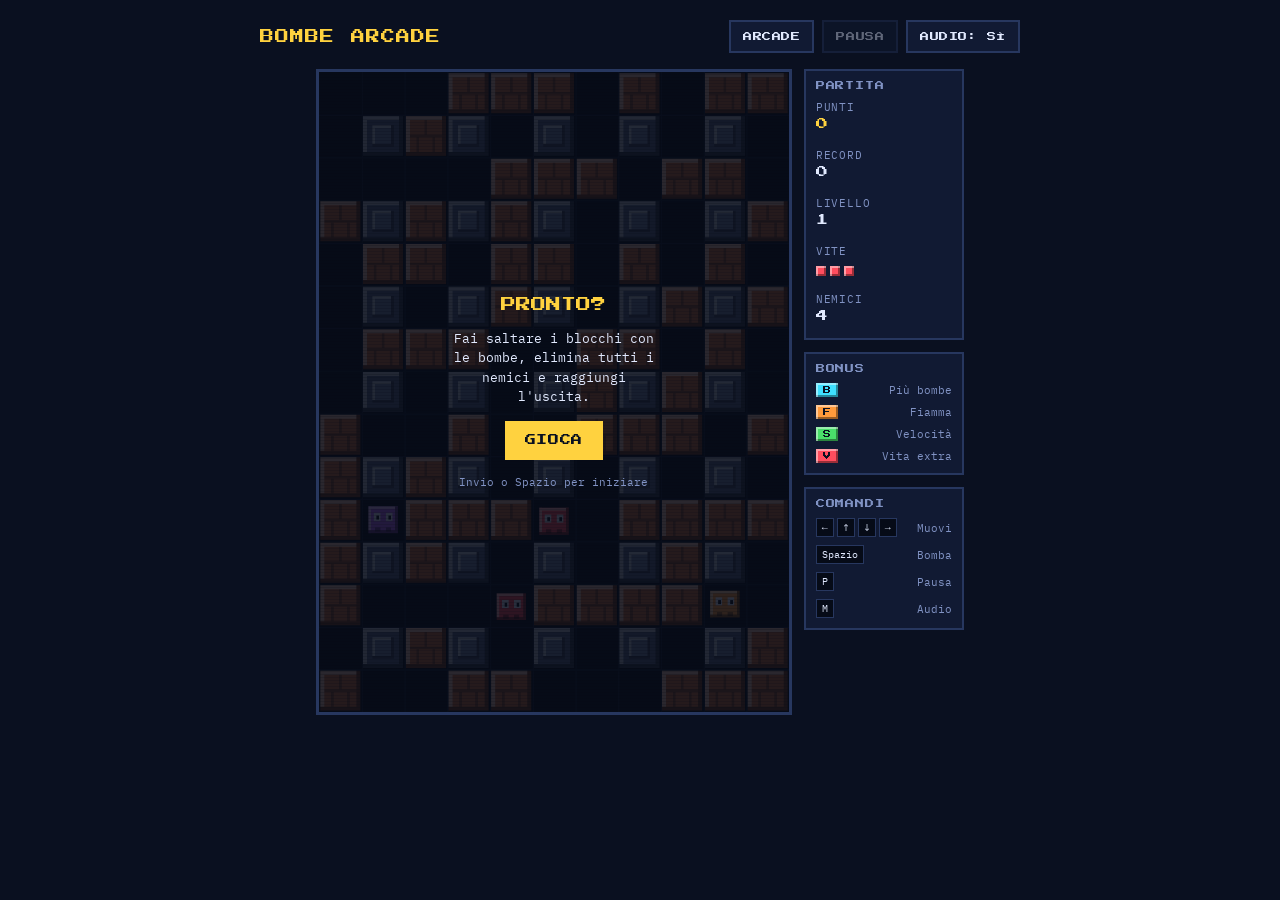
<file: bombe/index.html>
<!doctype html><html><head><meta charset=utf8><meta name=viewport content="width=device-width,initial-scale=1,viewport-fit=cover"><style>:root{color-scheme:light;box-sizing:border-box;padding-top:env(safe-area-inset-top,0px);padding-bottom:env(safe-area-inset-bottom,0px)}html{scroll-padding-top:env(safe-area-inset-top,0px)}body{margin:0;padding:0;font:14px -apple-system,BlinkMacSystemFont,sans-serif;background:#fff;color:#000}img{max-width:100%}[hidden]:not([hidden=until-found i]){display:none!important}</style><title>Bombe Arcade</title>
<meta name="theme-color" content="#0a1020">
<link rel="manifest" href="../manifest.webmanifest">
<link rel="icon" type="image/png" sizes="192x192" href="../icons/icon-192.png">
<link rel="apple-touch-icon" href="../icons/apple-touch-icon.png">
<meta name="mobile-web-app-capable" content="yes">
<meta name="apple-mobile-web-app-capable" content="yes">
<meta name="apple-mobile-web-app-title" content="Arcade">
<meta name="apple-mobile-web-app-status-bar-style" content="black">
</head><body>
<script>
/* Layout smartphone: solo su dispositivi touch senza mouse (o con user agent mobile). Su PC non cambia nulla. */
(function () {
  var mq = window.matchMedia ? window.matchMedia('(hover: none) and (pointer: coarse)') : null;
  var ua = /Android|iPhone|iPod/i.test(navigator.userAgent || '');
  document.documentElement.classList.toggle('mobile', !!(mq && mq.matches) || ua);
})();
</script>
<link rel="stylesheet" href="../fonts/fonts.css">
<style>
/* Layout: colonne di informazioni ai lati di un campo 11x15; su smartphone le statistiche diventano una riga sopra il campo e i comandi stanno sotto. */
:root {
  --bg: #0a1020;
  --panel: #111a33;
  --line: #27375f;
  --fg: #e2eaff;
  --muted: #8193c4;
  --accent: #ffd23f;
  --on-accent: #0a1020;
  --well: #060b17;
  --grid: #101a30;
  --veil: rgba(6, 11, 23, 0.84);
  --scan: rgba(0, 0, 0, 0.16);
  --display: 'Press Start 2P', 'Courier New', monospace;
  --text: 'IBM Plex Mono', ui-monospace, 'Courier New', monospace;
  color-scheme: dark;
}
* { box-sizing: border-box; }
html { background: var(--bg); }
[hidden] { display: none !important; }
body {
  margin: 0;
  background: var(--bg);
  color: var(--fg);
  font-family: var(--text);
  font-size: 14px;
  padding-block: 20px;
  padding-left: max(16px, env(safe-area-inset-left, 0px));
  padding-right: max(16px, env(safe-area-inset-right, 0px));
  -webkit-tap-highlight-color: transparent;
}
.app { max-width: 760px; margin: 0 auto; display: flex; flex-direction: column; gap: 16px; }
header { display: flex; justify-content: space-between; align-items: center; gap: 12px; flex-wrap: wrap; }
h1 { margin: 0; font-family: var(--display); font-size: 14px; font-weight: 400; letter-spacing: 0.08em; color: var(--accent); text-transform: uppercase; }
.top-actions { display: flex; gap: 8px; }

.btn {
  font-family: var(--display); font-size: 9px; letter-spacing: 0.06em; text-transform: uppercase;
  color: var(--fg); background: var(--panel); border: 2px solid var(--line);
  padding: 10px 12px; cursor: pointer; border-radius: 0;
}
.btn:hover:not(:disabled) { border-color: var(--accent); }
.btn:active:not(:disabled) { transform: translateY(1px); }
.btn:disabled { opacity: 0.4; cursor: default; }
.btn:focus-visible { outline: 2px solid var(--accent); outline-offset: 2px; }
.btn.primary { background: var(--accent); color: var(--on-accent); border-color: var(--accent); font-size: 11px; padding: 12px 18px; }

.game {
  display: grid; gap: 12px; justify-content: center; align-items: start;
  grid-template-columns: auto 160px;
  grid-template-areas: "board stats" "board bonus" "board help";
  grid-template-rows: auto auto 1fr;
}
.panel { background: var(--panel); border: 2px solid var(--line); padding: 10px; min-width: 0; }
.panel h2 { margin: 0 0 10px; font-family: var(--display); font-size: 9px; font-weight: 400; letter-spacing: 0.1em; color: var(--muted); text-transform: uppercase; }
.stats { grid-area: stats; }
.bonus { grid-area: bonus; }
.help { grid-area: help; }

.stat-list { margin: 0; display: flex; flex-direction: column; gap: 12px; }
.stat-list div { display: flex; flex-direction: column; gap: 4px; min-width: 0; }
.stat-list dt { font-size: 11px; color: var(--muted); text-transform: uppercase; letter-spacing: 0.08em; }
.stat-list dd { margin: 0; font-family: var(--display); font-size: 12px; font-variant-numeric: tabular-nums; overflow-wrap: anywhere; min-height: 18px; }
#score { color: var(--accent); }
.pips { display: flex; gap: 4px; align-items: center; min-height: 18px; }
.pip { width: 10px; height: 10px; background: #ff4d5e; box-shadow: inset 2px 2px 0 rgba(255,255,255,0.45), inset -2px -2px 0 rgba(0,0,0,0.4); }

.keys { margin: 0; display: flex; flex-direction: column; gap: 8px; font-size: 11px; }
.keys div { display: flex; justify-content: space-between; align-items: center; gap: 8px; }
.keys dt { display: flex; gap: 3px; flex-wrap: wrap; align-items: center; }
.keys dd { margin: 0; color: var(--muted); text-align: right; }
kbd { font-family: var(--text); font-size: 10px; background: var(--well); border: 1px solid var(--line); padding: 2px 5px; color: var(--fg); }
.chip { display: inline-block; width: 22px; height: 14px; line-height: 14px; text-align: center; font-family: var(--display); font-size: 8px; color: var(--on-accent); background: var(--c); box-shadow: inset 2px 2px 0 rgba(255,255,255,0.45), inset -2px -2px 0 rgba(0,0,0,0.4); }

.board-area { grid-area: board; display: flex; justify-content: center; align-items: flex-start; min-width: 0; }
.board-wrap { position: relative; border: 3px solid var(--line); background: var(--well); line-height: 0; }
#board { display: block; height: min(72vh, 640px); height: min(72svh, 640px); aspect-ratio: 352 / 480; width: auto; touch-action: none; }
.board-wrap::after { content: ""; position: absolute; inset: 0; z-index: 2; pointer-events: none; background: repeating-linear-gradient(to bottom, transparent 0 2px, var(--scan) 2px 3px); }

.toast { position: absolute; z-index: 4; left: 0; right: 0; top: 50%; text-align: center; font-family: var(--display); font-size: 13px; line-height: 1.4; color: var(--accent); text-shadow: 2px 2px 0 var(--well); opacity: 0; transition: opacity 0.2s; pointer-events: none; }
.toast.show { opacity: 1; }

.overlay { position: absolute; inset: 0; z-index: 5; display: flex; flex-direction: column; align-items: center; justify-content: center; gap: 14px; padding: 20px; text-align: center; background: var(--veil); line-height: 1.5; }
.ov-title { margin: 0; font-family: var(--display); font-size: 15px; line-height: 1.4; color: var(--accent); text-transform: uppercase; text-wrap: balance; }
.ov-sub { margin: 0; font-size: 13px; max-width: 26ch; }
.ov-hint { margin: 0; font-size: 11px; color: var(--muted); }

.touch { display: none; }
.touch-group {
  display: grid; gap: 8px; width: 100%;
  grid-template-columns: repeat(3, 1fr) 1.3fr; grid-template-rows: repeat(2, 50px);
  grid-template-areas: ". up . bomb" "left down right bomb";
}
.pad { min-height: 0; font-size: 11px; touch-action: none; user-select: none; -webkit-user-select: none; }
.pad[data-act="up"] { grid-area: up; }
.pad[data-act="down"] { grid-area: down; }
.pad[data-act="left"] { grid-area: left; }
.pad[data-act="right"] { grid-area: right; }
.pad[data-act="bomb"] { grid-area: bomb; background: var(--accent); color: var(--on-accent); border-color: var(--accent); }

@media (max-width: 700px) {
  .game { grid-template-columns: 1fr; grid-template-areas: "stats" "board" "bonus"; gap: 8px; }
  .help { display: none; }
  .stat-list { display: grid; grid-template-columns: repeat(5, 1fr); gap: 8px; }
  .stat-list dd { font-size: 10px; }
  #board { height: min(60vh, 560px); height: min(60svh, 560px); }
}

/* ---- Smartphone: la classe .mobile sul root si attiva solo su dispositivi touch senza mouse ---- */
html.mobile, .mobile body { height: 100%; overflow: hidden; overscroll-behavior: none; }
.mobile body {
  padding-block: 8px;
  touch-action: manipulation;
  -webkit-user-select: none; user-select: none; -webkit-touch-callout: none;
}
.mobile .app {
  display: grid; height: 100%; max-width: 560px; gap: 8px;
  grid-template-columns: minmax(0, 1fr);
  grid-template-rows: auto auto minmax(0, 1fr) auto;
  grid-template-areas: "hdr" "stats" "board" "pad";
}
.mobile .game { display: contents; }
.mobile h1 { display: none; }
.mobile header { grid-area: hdr; display: block; }
.mobile .top-actions { gap: 8px; }
.mobile .top-actions .btn { flex: 1; padding: 8px 10px; }
.mobile .help, .mobile .bonus, .mobile .stats h2, .mobile .ov-hint { display: none; }
.mobile .stats { grid-area: stats; padding: 6px 8px; }
.mobile .stat-list { display: grid; grid-template-columns: repeat(5, 1fr); gap: 6px; }
.mobile .stat-list div { gap: 2px; }
.mobile .stat-list dt { font-size: 9px; }
.mobile .stat-list dd { font-family: var(--text); font-weight: 600; font-size: 13px; min-height: 18px; }
.mobile .board-area { grid-area: board; position: relative; align-items: stretch; overflow: hidden; min-height: 0; }
.mobile .board-wrap { position: absolute; left: 50%; top: 50%; transform: translate(-50%, -50%); }
.mobile .overlay { gap: 10px; padding: 12px; }
.mobile .ov-title, .mobile .ov-sub { font-size: 11px; }
.mobile .toast { font-size: 10px; }
.mobile .touch { grid-area: pad; display: flex; flex-direction: column; gap: 8px; width: 100%; }
.mobile .pad { font-size: 9px; padding-inline: 4px; white-space: nowrap; }
.mobile .pad.arrow { font-family: var(--text); font-size: 22px; font-weight: 600; }
@media (orientation: landscape) {
  .mobile .app {
    max-width: none; gap: 8px 12px;
    grid-template-columns: minmax(0, 1fr) calc((100vh - 24px) * 0.7333) minmax(0, 1fr);
    grid-template-columns: minmax(0, 1fr) calc((100dvh - 24px) * 0.7333) minmax(0, 1fr);
    grid-template-rows: auto auto minmax(0, 1fr);
    grid-template-areas: "hdr board pad" "stats board pad" ". board pad";
  }
  .mobile .stat-list { grid-template-columns: 1fr 1fr; }
  .mobile .touch-group {
    grid-template-columns: repeat(3, 1fr); grid-template-rows: repeat(3, 46px);
    grid-template-areas: ". up ." "left down right" "bomb bomb bomb";
  }
}
@media (prefers-reduced-motion: reduce) { .toast { transition: none; } }
a.btn { display: inline-block; text-align: center; text-decoration: none; }
</style>

<div class="app">
  <header>
    <h1>Bombe Arcade</h1>
    <div class="top-actions">
      <a class="btn" id="homeBtn" href="../">Arcade</a>
      <button class="btn" id="pauseBtn" type="button" disabled>Pausa</button>
      <button class="btn" id="muteBtn" type="button" aria-pressed="false">Audio: sì</button>
    </div>
  </header>

  <main class="game">
    <section class="panel stats">
      <h2>Partita</h2>
      <dl class="stat-list">
        <div><dt>Punti</dt><dd id="score">0</dd></div>
        <div><dt>Record</dt><dd id="best">0</dd></div>
        <div><dt>Livello</dt><dd id="level">1</dd></div>
        <div><dt>Vite</dt><dd class="pips" id="lives" aria-label="Vite"></dd></div>
        <div><dt>Nemici</dt><dd id="foes">0</dd></div>
      </dl>
    </section>

    <div class="board-area">
      <div class="board-wrap">
        <canvas id="board" width="704" height="960" role="img" aria-label="Campo di gioco"></canvas>
        <div class="toast" id="toast" aria-live="polite"></div>
        <div class="overlay" id="overlay">
          <p class="ov-title" id="ovTitle">Pronto?</p>
          <p class="ov-sub" id="ovSub">Fai saltare i blocchi con le bombe, elimina tutti i nemici e raggiungi l'uscita.</p>
          <button class="btn primary" id="ovBtn" type="button">Gioca</button>
          <p class="ov-hint" id="ovHint">Invio o Spazio per iniziare</p>
        </div>
      </div>
    </div>

    <section class="panel bonus">
      <h2>Bonus</h2>
      <dl class="keys">
        <div><dt><span class="chip" style="--c:#3fe0ff">B</span></dt><dd>Più bombe</dd></div>
        <div><dt><span class="chip" style="--c:#ff9a3c">F</span></dt><dd>Fiamma</dd></div>
        <div><dt><span class="chip" style="--c:#4ade6a">S</span></dt><dd>Velocità</dd></div>
        <div><dt><span class="chip" style="--c:#ff4d5e">V</span></dt><dd>Vita extra</dd></div>
      </dl>
    </section>
    <section class="panel help">
      <h2>Comandi</h2>
      <dl class="keys">
        <div><dt><kbd>←</kbd><kbd>↑</kbd><kbd>↓</kbd><kbd>→</kbd></dt><dd>Muovi</dd></div>
        <div><dt><kbd>Spazio</kbd></dt><dd>Bomba</dd></div>
        <div><dt><kbd>P</kbd></dt><dd>Pausa</dd></div>
        <div><dt><kbd>M</kbd></dt><dd>Audio</dd></div>
      </dl>
    </section>
  </main>

  <div class="touch" role="group" aria-label="Comandi touch">
    <div class="touch-group">
      <button class="btn pad arrow" type="button" data-act="up" aria-label="Su">↑</button>
      <button class="btn pad arrow" type="button" data-act="left" aria-label="Sinistra">←</button>
      <button class="btn pad arrow" type="button" data-act="down" aria-label="Giù">↓</button>
      <button class="btn pad arrow" type="button" data-act="right" aria-label="Destra">→</button>
      <button class="btn pad" type="button" data-act="bomb">Bomba</button>
    </div>
  </div>
</div>

<script>
(() => {
  'use strict';

  const T = 32, COLS = 11, ROWS = 15, W = COLS * T, H = ROWS * T, SC = 2;
  const RATIO = W / H;
  const MAX_BOMBS = 6, MAX_RANGE = 8, MAX_LIVES = 5, MAX_SPEEDUP = 3;
  const FUSE = 2.2, FLAME = 0.55;
  const STORAGE_KEY = 'bombe-arcade-record';

  const $ = (id) => document.getElementById(id);
  const boardCv = $('board');
  const ctx = boardCv.getContext('2d');
  const overlay = $('overlay'), ovTitle = $('ovTitle'), ovSub = $('ovSub'), ovBtn = $('ovBtn'), ovHint = $('ovHint');
  const pauseBtn = $('pauseBtn'), muteBtn = $('muteBtn'), toastEl = $('toast'), livesEl = $('lives');
  const rootEl = document.documentElement;
  const areaEl = document.querySelector('.board-area');

  const css = getComputedStyle(rootEl);
  const tok = (name, fallback) => css.getPropertyValue(name).trim() || fallback;
  const WELL = tok('--well', '#060b17'), GRIDC = tok('--grid', '#101a30'), ACCENT = tok('--accent', '#ffd23f');
  const reduceMotion = window.matchMedia('(prefers-reduced-motion: reduce)').matches;
  const mobileMQ = window.matchMedia('(hover: none) and (pointer: coarse)');
  const detectMobile = () => mobileMQ.matches || /Android|iPhone|iPod/i.test(navigator.userAgent || '');
  const fmt = (n) => n.toLocaleString('it-IT');
  const clamp = (v, a, b) => Math.max(a, Math.min(b, v));

  const POW = {
    B: { c: '#3fe0ff', n: 'Più bombe' },
    F: { c: '#ff9a3c', n: 'Fiamma' },
    S: { c: '#4ade6a', n: 'Velocità' },
    V: { c: '#ff4d5e', n: 'Vita extra' }
  };
  const POW_BAG = ['B', 'B', 'B', 'F', 'F', 'F', 'S', 'S', 'V'];
  const FOE_COLORS = ['#ff4d5e', '#b866ff', '#ff9a3c'];
  const DIRS = { up: [0, -1], down: [0, 1], left: [-1, 0], right: [1, 0] };
  const DIR_LIST = Object.values(DIRS);

  // ---- Colori ------------------------------------------------------------
  function mix(hex, target, p) {
    const n = parseInt(hex.slice(1), 16);
    const ch = [n >> 16, (n >> 8) & 255, n & 255].map((c) => Math.round(c + (target - c) * p));
    return 'rgb(' + ch.join(',') + ')';
  }
  const shadeCache = {};
  function shade(hex) {
    return shadeCache[hex] || (shadeCache[hex] = { base: hex, light: mix(hex, 255, 0.55), dark: mix(hex, 0, 0.45) });
  }
  function bevel(x, y, w, h, hex, b) {
    const c = shade(hex);
    ctx.fillStyle = c.base; ctx.fillRect(x, y, w, h);
    ctx.fillStyle = c.light; ctx.fillRect(x, y, w, b); ctx.fillRect(x, y, b, h);
    ctx.fillStyle = c.dark; ctx.fillRect(x, y + h - b, w, b); ctx.fillRect(x + w - b, y, b, h);
  }

  // ---- Stato -------------------------------------------------------------
  let grid = [], item = [], hid = [], fire = [];
  let bombs = [], foes = [], particles = [];
  let doorC = 0, doorR = 0;
  let player = null;
  let score = 0, best = 0, level = 1, lives = 3;
  let maxBombs = 1, range = 2, speedUp = 0;
  let readyT = 0, invul = 0;
  let state = 'idle'; // idle | playing | paused | over
  let held = [];
  let last = performance.now();

  // ---- Audio -------------------------------------------------------------
  let actx = null, muted = false;
  function audio() {
    if (!actx) { try { actx = new (window.AudioContext || window.webkitAudioContext)(); } catch (e) { actx = null; } }
    if (actx && actx.state === 'suspended') actx.resume();
    return actx;
  }
  function tone(freq, dur, type, vol, when, slideTo) {
    if (muted || !actx) return;
    const t = actx.currentTime + (when || 0);
    const o = actx.createOscillator(), g = actx.createGain();
    o.type = type || 'square';
    o.frequency.setValueAtTime(freq, t);
    if (slideTo) o.frequency.exponentialRampToValueAtTime(slideTo, t + dur);
    g.gain.setValueAtTime(vol || 0.04, t);
    g.gain.exponentialRampToValueAtTime(0.0001, t + dur);
    o.connect(g); g.connect(actx.destination);
    o.start(t); o.stop(t + dur + 0.02);
  }
  const sfx = {
    drop: () => tone(180, 0.06, 'square', 0.04, 0, 120),
    boom: () => { tone(140, 0.35, 'sawtooth', 0.06, 0, 40); tone(80, 0.3, 'square', 0.04, 0, 30); },
    block: () => tone(260, 0.05, 'triangle', 0.04),
    foe: () => { tone(520, 0.05, 'square', 0.04); tone(780, 0.08, 'square', 0.04, 0.05); },
    power: () => { [523, 784, 1047].forEach((f, i) => tone(f, 0.08, 'square', 0.035, i * 0.06)); },
    life: () => tone(330, 0.5, 'sawtooth', 0.05, 0, 60),
    level: () => { [659, 784, 988, 1319].forEach((f, i) => tone(f, 0.1, 'square', 0.04, i * 0.08)); },
    over: () => tone(330, 0.9, 'sawtooth', 0.05, 0, 40)
  };

  // ---- Livello -----------------------------------------------------------
  const inside = (c, r) => c >= 0 && c < COLS && r >= 0 && r < ROWS;
  const bombAt = (c, r) => bombs.some((b) => b.c === c && b.r === r);
  const canEnter = (c, r) => inside(c, r) && grid[r][c] === 0 && !bombAt(c, r);
  const shuffle = (a) => { for (let i = a.length - 1; i > 0; i--) { const j = (Math.random() * (i + 1)) | 0; [a[i], a[j]] = [a[j], a[i]]; } return a; };

  function makeActor(c, r, speed) {
    return { c, r, fc: c, fr: r, x: c * T + T / 2, y: r * T + T / 2, moving: false, speed, dir: null };
  }

  function loadLevel() {
    grid = []; item = []; hid = []; fire = [];
    const soft = [], empty = [];
    for (let r = 0; r < ROWS; r++) {
      grid.push([]); item.push([]); hid.push([]); fire.push([]);
      for (let c = 0; c < COLS; c++) {
        item[r].push(null); hid[r].push(null); fire[r].push(0);
        if (r % 2 === 1 && c % 2 === 1) { grid[r].push(1); continue; }
        if (c + r < 3) { grid[r].push(0); continue; }
        if (Math.random() < 0.52) { grid[r].push(2); soft.push([c, r]); }
        else { grid[r].push(0); if (c + r >= 8) empty.push([c, r]); }
      }
    }
    shuffle(soft);
    const door = soft.pop();
    doorC = door[0]; doorR = door[1]; hid[doorR][doorC] = 'D';
    const nPow = Math.min(soft.length, 5 + Math.round(soft.length * 0.12));
    for (let i = 0; i < nPow; i++) { const s = soft[i]; hid[s[1]][s[0]] = POW_BAG[(Math.random() * POW_BAG.length) | 0]; }
    bombs = []; particles = [];
    shuffle(empty);
    const n = Math.min(9, 3 + level);
    foes = [];
    for (let i = 0; i < n && i < empty.length; i++) {
      const f = makeActor(empty[i][0], empty[i][1], Math.min(88, 38 + level * 5) + Math.random() * 10);
      f.color = FOE_COLORS[i % FOE_COLORS.length];
      foes.push(f);
    }
    player = makeActor(0, 0, 0);
    invul = 1.5; readyT = 1.2;
  }

  const playerSpeed = () => 94 + speedUp * 22;

  // ---- Movimento ---------------------------------------------------------
  function moveActor(e, dt, speed, want) {
    let rem = speed * dt;
    for (let i = 0; i < 4 && rem > 0; i++) {
      const w = want(e);
      if (!e.moving) {
        if (!w) break;
        const nc = e.c + w[0], nr = e.r + w[1];
        if (!canEnter(nc, nr)) break;
        e.fc = e.c; e.fr = e.r; e.c = nc; e.r = nr; e.moving = true;
      } else if (w && w[0] === e.fc - e.c && w[1] === e.fr - e.r) {
        const tc = e.c, tr = e.r; e.c = e.fc; e.r = e.fr; e.fc = tc; e.fr = tr;
      }
      const tx = e.c * T + T / 2, ty = e.r * T + T / 2;
      const dx = tx - e.x, dy = ty - e.y, d = Math.hypot(dx, dy);
      if (d <= rem) { e.x = tx; e.y = ty; rem -= d; e.moving = false; }
      else { e.x += dx / d * rem; e.y += dy / d * rem; rem = 0; }
    }
  }
  const tileOf = (e) => [Math.floor(e.x / T), Math.floor(e.y / T)];

  function foeWant(f) {
    if (f.moving) return null;
    const opts = DIR_LIST.filter((d) => canEnter(f.c + d[0], f.r + d[1]));
    if (!opts.length) { f.dir = null; return null; }
    if (f.dir && Math.random() < 0.75 && opts.some((d) => d[0] === f.dir[0] && d[1] === f.dir[1])) return f.dir;
    let pool = opts.filter((d) => !f.dir || !(d[0] === -f.dir[0] && d[1] === -f.dir[1]));
    if (!pool.length) pool = opts;
    if (level >= 2 && Math.random() < 0.3 && player) {
      const [pc, pr] = tileOf(player);
      const best = pool.slice().sort((a, b) => (Math.abs(f.c + a[0] - pc) + Math.abs(f.r + a[1] - pr)) - (Math.abs(f.c + b[0] - pc) + Math.abs(f.r + b[1] - pr)))[0];
      f.dir = best;
    } else f.dir = pool[(Math.random() * pool.length) | 0];
    return f.dir;
  }
  const playerWant = () => {
    const k = held[held.length - 1];
    return k ? DIRS[k] : null;
  };

  // ---- Bombe ed esplosioni ----------------------------------------------
  function placeBomb() {
    if (state !== 'playing' || readyT > 0) return;
    if (bombs.length >= maxBombs) return;
    const [c, r] = tileOf(player);
    if (bombAt(c, r)) return;
    bombs.push({ c, r, t: FUSE, rng: range });
    sfx.drop();
  }

  function addParticles(x, y, color, n) {
    if (reduceMotion) return;
    for (let i = 0; i < (n || 6); i++) {
      particles.push({ x, y, vx: (Math.random() - 0.5) * 160, vy: -Math.random() * 120 - 20, life: 0.45, color });
    }
  }

  function igniteCell(c, r) {
    // Restituisce true se la fiamma può proseguire oltre questa cella.
    if (grid[r][c] === 1) return false;
    fire[r][c] = FLAME;
    const other = bombs.find((b) => b.c === c && b.r === r);
    if (other) other.t = Math.min(other.t, 0);
    if (grid[r][c] === 2) {
      grid[r][c] = 0;
      score += 10 * level;
      sfx.block();
      addParticles(c * T + T / 2, r * T + T / 2, '#ff9a3c', 8);
      const h = hid[r][c];
      if (h) { item[r][c] = h; hid[r][c] = null; }
      return false;
    }
    if (item[r][c] && item[r][c] !== 'D') item[r][c] = null;
    return true;
  }
  function explode(b) {
    bombs.splice(bombs.indexOf(b), 1);
    sfx.boom();
    fire[b.r][b.c] = FLAME;
    for (const d of DIR_LIST) {
      for (let i = 1; i <= b.rng; i++) {
        const c = b.c + d[0] * i, r = b.r + d[1] * i;
        if (!inside(c, r)) break;
        if (!igniteCell(c, r)) break;
      }
    }
  }

  // ---- Raccolta, morte, avanzamento -------------------------------------
  function collect(type) {
    sfx.power();
    if (type === 'B') maxBombs = Math.min(MAX_BOMBS, maxBombs + 1);
    else if (type === 'F') range = Math.min(MAX_RANGE, range + 1);
    else if (type === 'S') speedUp = Math.min(MAX_SPEEDUP, speedUp + 1);
    else if (type === 'V') lives = Math.min(MAX_LIVES, lives + 1);
    score += 50 * level;
    toast(POW[type].n);
    updateStats();
  }
  function killPlayer() {
    lives--;
    sfx.life();
    addParticles(player.x, player.y, '#3fe0ff', 14);
    if (lives <= 0) { endGame(); return; }
    player = makeActor(0, 0, 0);
    invul = 2.5;
    held = [];
    toast(lives === 1 ? 'Ultima vita' : 'Vite: ' + lives);
    updateStats();
  }
  function levelClear() {
    sfx.level();
    score += 500 * level;
    level++;
    loadLevel();
    toast('Livello ' + level);
    updateStats();
  }

  function update(dt) {
    particles.forEach((p) => { p.life -= dt; p.vy += 400 * dt; p.x += p.vx * dt; p.y += p.vy * dt; });
    particles = particles.filter((p) => p.life > 0);
    if (state !== 'playing') return;
    if (readyT > 0) { readyT -= dt; return; }

    for (let r = 0; r < ROWS; r++) for (let c = 0; c < COLS; c++) if (fire[r][c] > 0) fire[r][c] = Math.max(0, fire[r][c] - dt);
    if (invul > 0) invul -= dt;

    bombs.forEach((b) => { b.t -= dt; });
    let guard = 0, due;
    while ((due = bombs.find((b) => b.t <= 0)) && guard++ < 40) explode(due);

    moveActor(player, dt, playerSpeed(), playerWant);
    foes.forEach((f) => moveActor(f, dt, f.speed, foeWant));

    const [pc, pr] = tileOf(player);
    const it = item[pr][pc];
    if (it && it !== 'D') { item[pr][pc] = null; collect(it); }

    const before = foes.length;
    foes = foes.filter((f) => {
      const [fc, fr] = tileOf(f);
      if (fire[fr][fc] > 0) {
        score += 100 * level; sfx.foe(); addParticles(f.x, f.y, f.color, 10);
        return false;
      }
      return true;
    });
    if (foes.length !== before) {
      updateStats();
      if (!foes.length) toast('Trova l\'uscita');
    }

    if (invul <= 0) {
      if (fire[pr][pc] > 0 || foes.some((f) => Math.hypot(f.x - player.x, f.y - player.y) < 20)) { killPlayer(); return; }
    }

    if (!foes.length && pc === doorC && pr === doorR && grid[doorR][doorC] === 0) levelClear();
  }

  // ---- Disegno -----------------------------------------------------------
  function drawFoe(f, now) {
    const bob = Math.sin(now / 160 + f.x) * 1;
    const x = f.x - 11, y = f.y - 10 + bob;
    bevel(x, y, 22, 20, f.color, 2);
    ctx.fillStyle = '#e2eaff'; ctx.fillRect(x + 4, y + 5, 5, 6); ctx.fillRect(x + 13, y + 5, 5, 6);
    ctx.fillStyle = '#0a1020';
    const ox = f.dir ? f.dir[0] * 1 : 0, oy = f.dir ? f.dir[1] * 1 : 0;
    ctx.fillRect(x + 6 + ox, y + 7 + oy, 2, 3); ctx.fillRect(x + 15 + ox, y + 7 + oy, 2, 3);
    ctx.fillStyle = 'rgba(0,0,0,0.4)';
    const step = Math.floor(now / 140) % 2;
    ctx.fillRect(x + 3 + step * 2, y + 16, 4, 3); ctx.fillRect(x + 15 - step * 2, y + 16, 4, 3);
  }
  function drawPlayer(now) {
    if (invul > 0 && Math.floor(now / 90) % 2 === 0) return;
    const x = player.x - 10, y = player.y - 12;
    bevel(x, y + 8, 20, 16, '#3fe0ff', 2);
    bevel(x + 1, y, 18, 12, '#e2eaff', 2);
    ctx.fillStyle = ACCENT; ctx.fillRect(x + 1, y - 2, 18, 4);
    ctx.fillStyle = '#0a1020'; ctx.fillRect(x + 5, y + 5, 3, 4); ctx.fillRect(x + 12, y + 5, 3, 4);
    ctx.fillStyle = 'rgba(0,0,0,0.4)';
    const step = player.moving ? Math.floor(now / 100) % 2 : 0;
    ctx.fillRect(x + 2 + step * 2, y + 22, 5, 3); ctx.fillRect(x + 13 - step * 2, y + 22, 5, 3);
  }

  function draw(now) {
    const g = ctx;
    g.setTransform(SC, 0, 0, SC, 0, 0);
    g.fillStyle = WELL; g.fillRect(0, 0, W, H);
    g.strokeStyle = GRIDC; g.lineWidth = 1; g.beginPath();
    for (let x = 1; x < COLS; x++) { g.moveTo(x * T + 0.5, 0); g.lineTo(x * T + 0.5, H); }
    for (let y = 1; y < ROWS; y++) { g.moveTo(0, y * T + 0.5); g.lineTo(W, y * T + 0.5); }
    g.stroke();
    if (!grid.length) return;

    for (let r = 0; r < ROWS; r++) {
      for (let c = 0; c < COLS; c++) {
        const x = c * T, y = r * T, v = grid[r][c], it = item[r][c];
        if (v === 1) {
          bevel(x + 1, y + 1, T - 2, T - 2, '#56658c', 3);
          bevel(x + 8, y + 8, T - 16, T - 16, '#6f80aa', 2);
        } else if (v === 2) {
          bevel(x + 1, y + 1, T - 2, T - 2, '#c8693a', 3);
          g.fillStyle = 'rgba(0,0,0,0.3)';
          g.fillRect(x + 4, y + T / 2 - 1, T - 8, 2);
          g.fillRect(x + T / 2 - 1, y + 4, 2, T / 2 - 5);
          g.fillRect(x + 9, y + T / 2 + 1, 2, T / 2 - 5);
          g.fillRect(x + T - 11, y + T / 2 + 1, 2, T / 2 - 5);
        } else if (it === 'D') {
          const open = !foes.length;
          bevel(x + 3, y + 3, T - 6, T - 6, open && Math.floor(now / 250) % 2 === 0 ? ACCENT : '#4d7cff', 3);
          g.fillStyle = WELL; g.fillRect(x + 9, y + 9, T - 18, T - 18);
          g.fillStyle = ACCENT;
          g.fillRect(x + 11, y + 14, 6, 4); g.fillRect(x + 17, y + 11, 2, 10); g.fillRect(x + 19, y + 13, 2, 6);
        } else if (it) {
          const bob = Math.sin(now / 220 + c) * 1.5;
          bevel(x + 4, y + 9 + bob, 24, 14, POW[it].c, 2);
          g.fillStyle = '#0a1020'; g.font = '8px "Press Start 2P", monospace'; g.textAlign = 'center'; g.textBaseline = 'middle';
          g.fillText(it, x + T / 2, y + 17 + bob);
        }
      }
    }

    bombs.forEach((b) => {
      const x = b.c * T + T / 2, y = b.r * T + T / 2 + 1;
      const pulse = 1 + Math.sin(now / (b.t < 0.7 ? 40 : 120)) * 0.08;
      const rr = 11 * pulse;
      g.fillStyle = b.t < 0.7 && Math.floor(now / 80) % 2 === 0 ? '#ff4d5e' : '#1b2440';
      g.beginPath(); g.arc(x, y, rr, 0, Math.PI * 2); g.fill();
      g.fillStyle = 'rgba(255,255,255,0.35)'; g.fillRect(x - 6, y - 6, 4, 4);
      g.fillStyle = '#8193c4'; g.fillRect(x + 2, y - rr - 3, 3, 4);
      g.fillStyle = ACCENT; g.fillRect(x + 4, y - rr - 6 - (Math.floor(now / 90) % 2), 3, 3);
    });

    for (let r = 0; r < ROWS; r++) {
      for (let c = 0; c < COLS; c++) {
        if (fire[r][c] <= 0) continue;
        const x = c * T, y = r * T, k = fire[r][c] / FLAME;
        g.globalAlpha = clamp(k * 1.6, 0.4, 1);
        bevel(x + 2, y + 2, T - 4, T - 4, '#ff9a3c', 3);
        bevel(x + 7, y + 7, T - 14, T - 14, ACCENT, 2);
        g.fillStyle = '#fff'; g.fillRect(x + 12, y + 12, T - 24, T - 24);
        g.globalAlpha = 1;
      }
    }

    foes.forEach((f) => drawFoe(f, now));
    if (player && state !== 'over') drawPlayer(now);

    particles.forEach((p) => {
      g.globalAlpha = clamp(p.life / 0.45, 0, 1);
      g.fillStyle = p.color; g.fillRect(p.x - 1.5, p.y - 1.5, 3, 3);
    });
    g.globalAlpha = 1;

    if (state === 'playing' && readyT > 0) {
      g.fillStyle = 'rgba(6,11,23,0.55)'; g.fillRect(0, H / 2 - 22, W, 44);
      g.fillStyle = ACCENT; g.font = '12px "Press Start 2P", monospace'; g.textAlign = 'center'; g.textBaseline = 'middle';
      g.fillText('LIVELLO ' + level, W / 2, H / 2);
    }
  }

  function updateStats() {
    $('score').textContent = fmt(score);
    $('best').textContent = fmt(Math.max(best, score));
    $('level').textContent = String(level);
    $('foes').textContent = String(foes.length);
    livesEl.textContent = '';
    for (let i = 0; i < lives; i++) { const s = document.createElement('span'); s.className = 'pip'; livesEl.appendChild(s); }
    livesEl.setAttribute('aria-label', 'Vite: ' + lives);
  }

  // ---- Flusso di gioco ---------------------------------------------------
  function showOverlay(title, sub, btn, hint) {
    ovTitle.textContent = title; ovSub.textContent = sub; ovBtn.textContent = btn; ovHint.textContent = hint;
    overlay.hidden = false;
  }
  function releaseAll() { held = []; }
  function start() {
    audio();
    score = 0; level = 1; lives = 3; maxBombs = 1; range = 2; speedUp = 0;
    loadLevel();
    releaseAll();
    state = 'playing';
    overlay.hidden = true;
    pauseBtn.disabled = false; pauseBtn.textContent = 'Pausa';
    updateStats();
    last = performance.now();
  }
  function pause() {
    if (state !== 'playing') return;
    state = 'paused'; releaseAll();
    showOverlay('Pausa', 'Il gioco è fermo.', 'Riprendi', 'P per riprendere');
    pauseBtn.textContent = 'Riprendi';
  }
  function resume() {
    if (state !== 'paused') return;
    state = 'playing'; overlay.hidden = true;
    pauseBtn.textContent = 'Pausa';
    last = performance.now();
  }
  function endGame() {
    state = 'over'; bombs = []; releaseAll();
    const record = score > best;
    if (record) { best = score; try { localStorage.setItem(STORAGE_KEY, String(best)); } catch (e) { /* ignore */ } }
    sfx.over();
    showOverlay('Fine partita', fmt(score) + ' punti · livello ' + level + (record ? ' · Nuovo record!' : ''), 'Rigioca', 'Invio o Spazio per ricominciare');
    pauseBtn.disabled = true; pauseBtn.textContent = 'Pausa';
    updateStats();
  }
  function toggleMute() {
    muted = !muted;
    muteBtn.textContent = muted ? 'Audio: no' : 'Audio: sì';
    muteBtn.setAttribute('aria-pressed', String(muted));
  }

  let toastTimer = 0;
  function toast(text) {
    toastEl.textContent = text; toastEl.classList.add('show');
    clearTimeout(toastTimer);
    toastTimer = setTimeout(() => toastEl.classList.remove('show'), 1100);
  }

  // ---- Comandi -----------------------------------------------------------
  const KEYMAP = {
    ArrowLeft: 'left', KeyA: 'left', ArrowRight: 'right', KeyD: 'right',
    ArrowUp: 'up', KeyW: 'up', ArrowDown: 'down', KeyS: 'down',
    Space: 'bomb', Enter: 'enter', KeyP: 'pause', Escape: 'pause', KeyM: 'mute'
  };

  function press(act) {
    if (act === 'mute') { toggleMute(); return; }
    if (act === 'pause') { if (state === 'playing') pause(); else if (state === 'paused') resume(); return; }
    if (act === 'enter' || act === 'bomb') {
      if (state === 'idle' || state === 'over') start();
      else if (state === 'paused') resume();
      else if (act === 'bomb') placeBomb();
      return;
    }
    if (DIRS[act]) { held = held.filter((d) => d !== act); held.push(act); }
  }
  function release(act) { if (DIRS[act]) held = held.filter((d) => d !== act); }

  window.addEventListener('keydown', (e) => {
    if (e.metaKey || e.ctrlKey || e.altKey) return;
    const act = KEYMAP[e.code];
    if (!act) return;
    if ((e.code === 'Space' || e.code === 'Enter') && e.target instanceof Element && e.target.closest('button')) return;
    e.preventDefault();
    if (e.repeat) return;
    press(act);
  });
  window.addEventListener('keyup', (e) => { const act = KEYMAP[e.code]; if (act) release(act); });
  window.addEventListener('blur', releaseAll);
  document.addEventListener('visibilitychange', () => { if (document.hidden) pause(); });

  document.querySelectorAll('[data-act]').forEach((b) => {
    const act = b.dataset.act;
    b.addEventListener('pointerdown', (e) => {
      e.preventDefault();
      try { b.setPointerCapture(e.pointerId); } catch (err) { /* ignore */ }
      press(act);
    });
    const up = () => release(act);
    b.addEventListener('pointerup', up);
    b.addEventListener('pointercancel', up);
    b.addEventListener('lostpointercapture', up);
    b.addEventListener('contextmenu', (e) => e.preventDefault());
  });

  boardCv.addEventListener('contextmenu', (e) => e.preventDefault());
  ovBtn.addEventListener('click', () => { press('enter'); ovBtn.blur(); });
  pauseBtn.addEventListener('click', () => { press('pause'); pauseBtn.blur(); });
  muteBtn.addEventListener('click', () => { toggleMute(); muteBtn.blur(); });

  // Layout smartphone: il campo occupa tutto lo spazio libero mantenendo il rapporto del campo.
  function fitBoard() {
    if (!rootEl.classList.contains('mobile')) {
      boardCv.style.removeProperty('width'); boardCv.style.removeProperty('height');
      return;
    }
    const w = Math.floor(Math.min(areaEl.clientWidth - 8, (areaEl.clientHeight - 8) * RATIO));
    if (w < 120) return;
    boardCv.style.width = w + 'px';
    boardCv.style.height = Math.floor(w / RATIO) + 'px';
  }
  function applyMode() { rootEl.classList.toggle('mobile', detectMobile()); fitBoard(); }
  if (mobileMQ.addEventListener) mobileMQ.addEventListener('change', applyMode); else if (mobileMQ.addListener) mobileMQ.addListener(applyMode);
  window.addEventListener('resize', fitBoard);
  if (window.ResizeObserver) new ResizeObserver(fitBoard).observe(areaEl);

  // ---- Avvio -------------------------------------------------------------
  try { best = Number(localStorage.getItem(STORAGE_KEY)) || 0; } catch (e) { best = 0; }
  loadLevel();
  readyT = 0;
  applyMode();
  updateStats();

  function frame(now) {
    const dt = Math.min(0.1, (now - last) / 1000);
    last = now;
    update(dt);
    draw(now);
    requestAnimationFrame(frame);
  }
  requestAnimationFrame(frame);
})();
</script>

<script>
if ('serviceWorker' in navigator) {
  window.addEventListener('load', function () {
    navigator.serviceWorker.register('../sw.js', { updateViaCache: 'none' }).catch(function () {});
  });
}
</script>
</body></html>
</file>
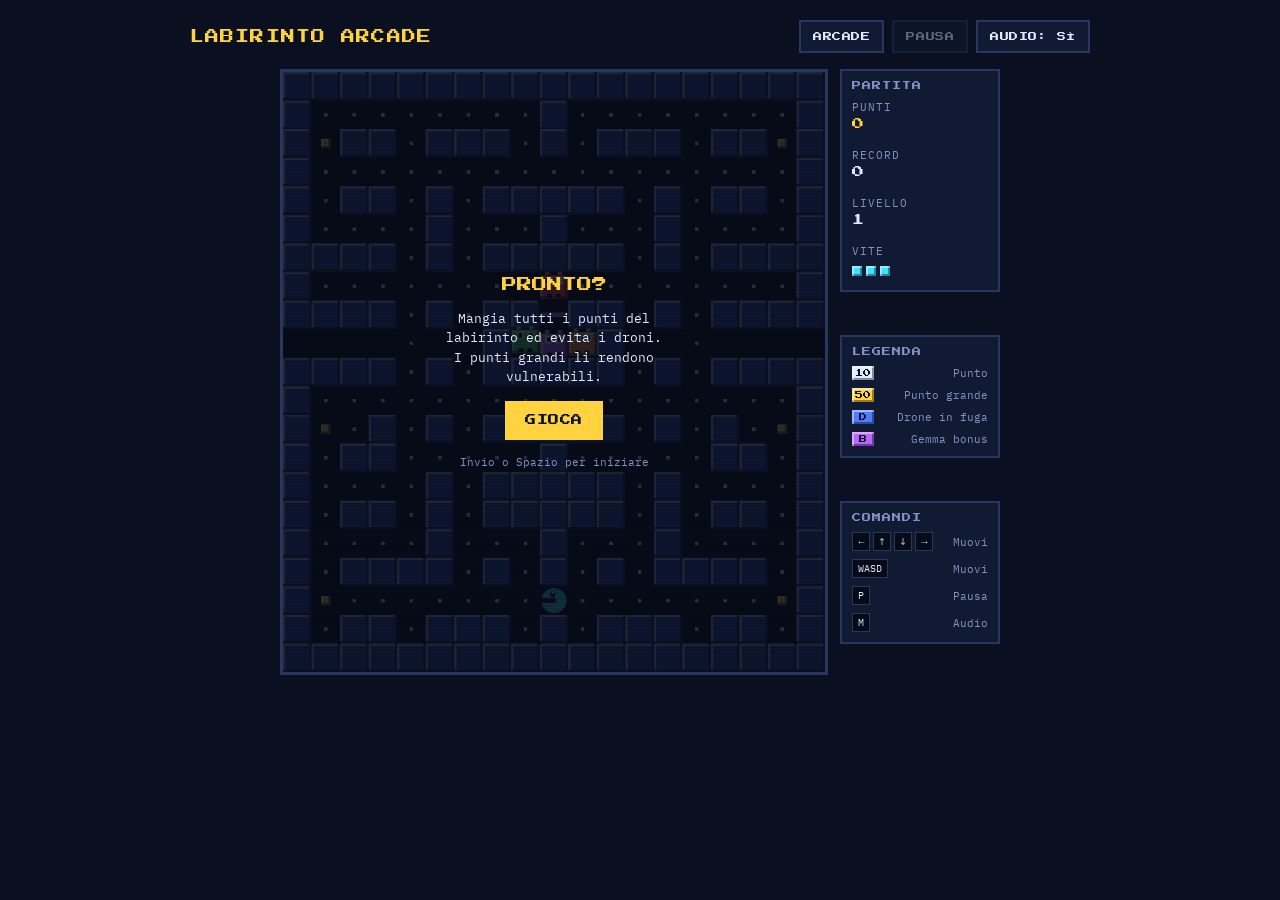
<file: labirinto/index.html>
<!doctype html><html><head><meta charset=utf8><meta name=viewport content="width=device-width,initial-scale=1,viewport-fit=cover"><style>:root{color-scheme:light;box-sizing:border-box;padding-top:env(safe-area-inset-top,0px);padding-bottom:env(safe-area-inset-bottom,0px)}html{scroll-padding-top:env(safe-area-inset-top,0px)}body{margin:0;padding:0;font:14px -apple-system,BlinkMacSystemFont,sans-serif;background:#fff;color:#000}img{max-width:100%}[hidden]:not([hidden=until-found i]){display:none!important}</style><title>Labirinto Arcade</title>
<meta name="theme-color" content="#0a1020">
<link rel="manifest" href="../manifest.webmanifest">
<link rel="icon" type="image/png" sizes="192x192" href="../icons/icon-192.png">
<link rel="apple-touch-icon" href="../icons/apple-touch-icon.png">
<meta name="mobile-web-app-capable" content="yes">
<meta name="apple-mobile-web-app-capable" content="yes">
<meta name="apple-mobile-web-app-title" content="Arcade">
<meta name="apple-mobile-web-app-status-bar-style" content="black">
</head><body>
<script>
/* Layout smartphone: solo su dispositivi touch senza mouse (o con user agent mobile). Su PC non cambia nulla. */
(function () {
  var mq = window.matchMedia ? window.matchMedia('(hover: none) and (pointer: coarse)') : null;
  var ua = /Android|iPhone|iPod/i.test(navigator.userAgent || '');
  document.documentElement.classList.toggle('mobile', !!(mq && mq.matches) || ua);
})();
</script>
<link rel="stylesheet" href="../fonts/fonts.css">
<style>
/* Layout: colonne di informazioni ai lati di un campo 19:21; su smartphone le statistiche diventano una riga sopra il campo e i comandi stanno sotto. */
:root {
  --bg: #0a1020;
  --panel: #111a33;
  --line: #27375f;
  --fg: #e2eaff;
  --muted: #8193c4;
  --accent: #ffd23f;
  --on-accent: #0a1020;
  --well: #060b17;
  --grid: #101a30;
  --veil: rgba(6, 11, 23, 0.84);
  --scan: rgba(0, 0, 0, 0.16);
  --player: #3fe0ff;
  --display: 'Press Start 2P', 'Courier New', monospace;
  --text: 'IBM Plex Mono', ui-monospace, 'Courier New', monospace;
  color-scheme: dark;
}
* { box-sizing: border-box; }
html { background: var(--bg); }
[hidden] { display: none !important; }
body {
  margin: 0;
  background: var(--bg);
  color: var(--fg);
  font-family: var(--text);
  font-size: 14px;
  padding-block: 20px;
  padding-left: max(16px, env(safe-area-inset-left, 0px));
  padding-right: max(16px, env(safe-area-inset-right, 0px));
  -webkit-tap-highlight-color: transparent;
}
.app { max-width: 900px; margin: 0 auto; display: flex; flex-direction: column; gap: 16px; }
header { display: flex; justify-content: space-between; align-items: center; gap: 12px; flex-wrap: wrap; }
h1 { margin: 0; font-family: var(--display); font-size: 14px; font-weight: 400; letter-spacing: 0.08em; color: var(--accent); text-transform: uppercase; }
.top-actions { display: flex; gap: 8px; }

.btn {
  font-family: var(--display); font-size: 9px; letter-spacing: 0.06em; text-transform: uppercase;
  color: var(--fg); background: var(--panel); border: 2px solid var(--line);
  padding: 10px 12px; cursor: pointer; border-radius: 0;
}
.btn:hover:not(:disabled) { border-color: var(--accent); }
.btn:active:not(:disabled) { transform: translateY(1px); }
.btn:disabled { opacity: 0.4; cursor: default; }
.btn:focus-visible { outline: 2px solid var(--accent); outline-offset: 2px; }
.btn.primary { background: var(--accent); color: var(--on-accent); border-color: var(--accent); font-size: 11px; padding: 12px 18px; }

.game {
  display: grid; gap: 12px; justify-content: center; align-items: start;
  grid-template-columns: auto 160px;
  grid-template-areas: "board stats" "board bonus" "board help";
}
.panel { background: var(--panel); border: 2px solid var(--line); padding: 10px; min-width: 0; }
.panel h2 { margin: 0 0 10px; font-family: var(--display); font-size: 9px; font-weight: 400; letter-spacing: 0.1em; color: var(--muted); text-transform: uppercase; }
.stats { grid-area: stats; }
.bonus { grid-area: bonus; }
.help { grid-area: help; }

.stat-list { margin: 0; display: flex; flex-direction: column; gap: 12px; }
.stat-list div { display: flex; flex-direction: column; gap: 4px; min-width: 0; }
.stat-list dt { font-size: 11px; color: var(--muted); text-transform: uppercase; letter-spacing: 0.08em; }
.stat-list dd { margin: 0; font-family: var(--display); font-size: 12px; font-variant-numeric: tabular-nums; overflow-wrap: anywhere; min-height: 18px; }
#score { color: var(--accent); }
.pips { display: flex; gap: 4px; align-items: center; min-height: 18px; }
.pip { width: 10px; height: 10px; background: var(--player); box-shadow: inset 2px 2px 0 rgba(255,255,255,0.45), inset -2px -2px 0 rgba(0,0,0,0.4); }

.keys { margin: 0; display: flex; flex-direction: column; gap: 8px; font-size: 11px; }
.keys div { display: flex; justify-content: space-between; align-items: center; gap: 8px; }
.keys dt { display: flex; gap: 3px; flex-wrap: wrap; align-items: center; }
.keys dd { margin: 0; color: var(--muted); text-align: right; }
kbd { font-family: var(--text); font-size: 10px; background: var(--well); border: 1px solid var(--line); padding: 2px 5px; color: var(--fg); }
.chip { display: inline-block; width: 22px; height: 14px; line-height: 14px; text-align: center; font-family: var(--display); font-size: 8px; color: var(--on-accent); background: var(--c); box-shadow: inset 2px 2px 0 rgba(255,255,255,0.45), inset -2px -2px 0 rgba(0,0,0,0.4); }

.board-area { grid-area: board; display: flex; justify-content: center; align-items: flex-start; min-width: 0; }
.board-wrap { position: relative; border: 3px solid var(--line); background: var(--well); line-height: 0; }
#board { display: block; height: min(72vh, 600px); height: min(72svh, 600px); aspect-ratio: 19 / 21; width: auto; touch-action: none; cursor: none; }
.board-wrap::after { content: ""; position: absolute; inset: 0; z-index: 2; pointer-events: none; background: repeating-linear-gradient(to bottom, transparent 0 2px, var(--scan) 2px 3px); }

.toast { position: absolute; z-index: 4; left: 0; right: 0; top: 50%; text-align: center; font-family: var(--display); font-size: 13px; line-height: 1.4; color: var(--accent); text-shadow: 2px 2px 0 var(--well); opacity: 0; transition: opacity 0.2s; pointer-events: none; }
.toast.show { opacity: 1; }

.overlay { position: absolute; inset: 0; z-index: 5; display: flex; flex-direction: column; align-items: center; justify-content: center; gap: 14px; padding: 20px; text-align: center; background: var(--veil); line-height: 1.5; }
.ov-title { margin: 0; font-family: var(--display); font-size: 15px; line-height: 1.4; color: var(--accent); text-transform: uppercase; text-wrap: balance; }
.ov-sub { margin: 0; font-size: 13px; max-width: 28ch; }
.ov-hint { margin: 0; font-size: 11px; color: var(--muted); }

.touch { display: none; }
.touch-group { display: grid; grid-template-columns: repeat(3, 1fr); grid-template-rows: auto auto; gap: 6px; width: 100%; max-width: 260px; margin: 0 auto; }
.pad { min-height: 48px; touch-action: none; user-select: none; -webkit-user-select: none; font-family: var(--text); font-size: 22px; font-weight: 600; padding-inline: 4px; }
.pad[data-act="up"] { grid-column: 2; grid-row: 1; }
.pad[data-act="left"] { grid-column: 1; grid-row: 2; }
.pad[data-act="down"] { grid-column: 2; grid-row: 2; }
.pad[data-act="right"] { grid-column: 3; grid-row: 2; }

@media (max-width: 920px) {
  .game { grid-template-columns: minmax(0, 1fr); grid-template-areas: "stats" "board" "bonus"; gap: 8px; }
  .help { display: none; }
  .stat-list { display: grid; grid-template-columns: repeat(4, 1fr); gap: 8px; }
  .stat-list dd { font-size: 10px; }
  #board { height: min(60vh, 560px); height: min(60svh, 560px); }
}

/* ---- Smartphone: la classe .mobile sul root si attiva solo su dispositivi touch senza mouse ---- */
html.mobile, .mobile body { height: 100%; overflow: hidden; overscroll-behavior: none; }
.mobile body {
  padding-block: 8px;
  touch-action: manipulation;
  -webkit-user-select: none; user-select: none; -webkit-touch-callout: none;
}
.mobile .app {
  display: grid; height: 100%; max-width: 560px; gap: 8px;
  grid-template-columns: minmax(0, 1fr);
  grid-template-rows: auto auto minmax(0, 1fr) auto;
  grid-template-areas: "hdr" "stats" "board" "pad";
}
.mobile .game { display: contents; }
.mobile h1 { display: none; }
.mobile header { grid-area: hdr; display: block; }
.mobile .top-actions { gap: 8px; }
.mobile .top-actions .btn { flex: 1; padding: 8px 10px; }
.mobile .help, .mobile .bonus, .mobile .stats h2, .mobile .ov-hint { display: none; }
.mobile .stats { padding: 6px 8px; }
.mobile .stat-list { display: grid; grid-template-columns: repeat(4, 1fr); gap: 8px; }
.mobile .stat-list div { gap: 2px; }
.mobile .stat-list dt { font-size: 9px; }
.mobile .stat-list dd { font-family: var(--text); font-weight: 600; font-size: 13px; min-height: 18px; }
.mobile .board-area { position: relative; align-items: stretch; overflow: hidden; min-height: 0; }
.mobile .board-wrap { position: absolute; left: 50%; top: 50%; transform: translate(-50%, -50%); }
.mobile #board { cursor: default; }
.mobile .overlay { gap: 10px; padding: 12px; }
.mobile .ov-title, .mobile .ov-sub { font-size: 11px; }
.mobile .toast { font-size: 10px; }
.mobile .touch { grid-area: pad; display: flex; flex-direction: column; gap: 8px; width: 100%; }
.mobile .pad { min-height: 44px; }
@media (orientation: landscape) {
  .mobile .app {
    max-width: none; gap: 8px 12px;
    grid-template-columns: minmax(0, 1fr) calc((100vh - 24px) * 19 / 21) minmax(0, 1fr);
    grid-template-columns: minmax(0, 1fr) calc((100dvh - 24px) * 19 / 21) minmax(0, 1fr);
    grid-template-rows: auto auto minmax(0, 1fr);
    grid-template-areas: "hdr board pad" "stats board pad" ". board pad";
  }
  .mobile .stat-list { grid-template-columns: 1fr 1fr; }
  .mobile .touch { justify-content: center; }
}
@media (prefers-reduced-motion: reduce) { .toast { transition: none; } }
a.btn { display: inline-block; text-align: center; text-decoration: none; }
</style>

<div class="app">
  <header>
    <h1>Labirinto Arcade</h1>
    <div class="top-actions">
      <a class="btn" id="homeBtn" href="../">Arcade</a>
      <button class="btn" id="pauseBtn" type="button" disabled>Pausa</button>
      <button class="btn" id="muteBtn" type="button" aria-pressed="false">Audio: sì</button>
    </div>
  </header>

  <main class="game">
    <section class="panel stats">
      <h2>Partita</h2>
      <dl class="stat-list">
        <div><dt>Punti</dt><dd id="score">0</dd></div>
        <div><dt>Record</dt><dd id="best">0</dd></div>
        <div><dt>Livello</dt><dd id="level">1</dd></div>
        <div><dt>Vite</dt><dd class="pips" id="lives" aria-label="Vite"></dd></div>
      </dl>
    </section>

    <div class="board-area">
      <div class="board-wrap">
        <canvas id="board" width="912" height="1008" role="img" aria-label="Labirinto di gioco"></canvas>
        <div class="toast" id="toast" aria-live="polite"></div>
        <div class="overlay" id="overlay">
          <p class="ov-title" id="ovTitle">Pronto?</p>
          <p class="ov-sub" id="ovSub">Mangia tutti i punti del labirinto ed evita i droni. I punti grandi li rendono vulnerabili.</p>
          <button class="btn primary" id="ovBtn" type="button">Gioca</button>
          <p class="ov-hint" id="ovHint">Invio o Spazio per iniziare</p>
        </div>
      </div>
    </div>

    <section class="panel bonus">
      <h2>Legenda</h2>
      <dl class="keys">
        <div><dt><span class="chip" style="--c:#e2eaff">10</span></dt><dd>Punto</dd></div>
        <div><dt><span class="chip" style="--c:#ffd23f">50</span></dt><dd>Punto grande</dd></div>
        <div><dt><span class="chip" style="--c:#4d7cff">D</span></dt><dd>Drone in fuga</dd></div>
        <div><dt><span class="chip" style="--c:#b866ff">B</span></dt><dd>Gemma bonus</dd></div>
      </dl>
    </section>
    <section class="panel help">
      <h2>Comandi</h2>
      <dl class="keys">
        <div><dt><kbd>←</kbd><kbd>↑</kbd><kbd>↓</kbd><kbd>→</kbd></dt><dd>Muovi</dd></div>
        <div><dt><kbd>WASD</kbd></dt><dd>Muovi</dd></div>
        <div><dt><kbd>P</kbd></dt><dd>Pausa</dd></div>
        <div><dt><kbd>M</kbd></dt><dd>Audio</dd></div>
      </dl>
    </section>
  </main>

  <div class="touch" role="group" aria-label="Comandi touch">
    <div class="touch-group">
      <button class="btn pad" type="button" data-act="up" aria-label="Su">↑</button>
      <button class="btn pad" type="button" data-act="left" aria-label="Sinistra">←</button>
      <button class="btn pad" type="button" data-act="down" aria-label="Giù">↓</button>
      <button class="btn pad" type="button" data-act="right" aria-label="Destra">→</button>
    </div>
  </div>
</div>

<script>
(() => {
  'use strict';

  // Labirinto: # muro, . punto, o punto grande, - cancello, G casa dei droni, P partenza.
  const MAP = [
    '###################',
    '#........#........#',
    '#o##.###.#.###.##o#',
    '#.................#',
    '#.##.#.#####.#.##.#',
    '#....#...#...#....#',
    '####.#.#####.#.####',
    '#.................#',
    '####.#.##-##.#.####',
    '    .  #GGG#  .    ',
    '####.#.#####.#.####',
    '#.................#',
    '#o.#.#.#####.#.#.o#',
    '#.##.....#.....##.#',
    '#....#.#####.#....#',
    '#.##.#.#####.#.##.#',
    '#....#...#...#....#',
    '#.####.#.#.#.####.#',
    '#o.......P.......o#',
    '#.##.###.#.###.##.#',
    '###################'
  ];
  const COLS = 19, ROWS = 21, CELL = 24, SC = 2;
  const W = COLS * CELL, H = ROWS * CELL, AR = COLS / ROWS;
  const STORAGE_KEY = 'labirinto-arcade-record';
  const TAU = Math.PI * 2;

  const $ = (id) => document.getElementById(id);
  const boardCv = $('board');
  const ctx = boardCv.getContext('2d');
  const overlay = $('overlay'), ovTitle = $('ovTitle'), ovSub = $('ovSub'), ovBtn = $('ovBtn'), ovHint = $('ovHint');
  const pauseBtn = $('pauseBtn'), muteBtn = $('muteBtn'), toastEl = $('toast'), livesEl = $('lives');
  const rootEl = document.documentElement;
  const areaEl = document.querySelector('.board-area');

  const css = getComputedStyle(rootEl);
  const tok = (name, fallback) => css.getPropertyValue(name).trim() || fallback;
  const WELL = tok('--well', '#060b17'), ACCENT = tok('--accent', '#ffd23f'), FG = tok('--fg', '#e2eaff');
  const PLAYER = tok('--player', '#3fe0ff'), LINE = tok('--line', '#27375f');
  const WALLC = '#2f4aa8', FLASHC = '#e2eaff', GATEC = '#b866ff';
  const FONT = '"Press Start 2P", ui-monospace, monospace';
  const reduceMotion = window.matchMedia('(prefers-reduced-motion: reduce)').matches;
  const mobileMQ = window.matchMedia('(hover: none) and (pointer: coarse)');
  const detectMobile = () => mobileMQ.matches || /Android|iPhone|iPod/i.test(navigator.userAgent || '');
  const fmt = (n) => n.toLocaleString('it-IT');
  const clamp = (v, a, b) => Math.max(a, Math.min(b, v));

  // ---- Colori e blocchi con rilievo (stesso stile di Mattoni Arcade) -----
  function mix(hex, target, p) {
    const n = parseInt(hex.slice(1), 16);
    const ch = [n >> 16, (n >> 8) & 255, n & 255].map((c) => Math.round(c + (target - c) * p));
    return 'rgb(' + ch.join(',') + ')';
  }
  const shadeCache = {};
  function shade(hex) {
    return shadeCache[hex] || (shadeCache[hex] = { base: hex, light: mix(hex, 255, 0.55), dark: mix(hex, 0, 0.45) });
  }
  function bevel(g, x, y, w, h, hex, b) {
    const c = shade(hex);
    g.fillStyle = c.base; g.fillRect(x, y, w, h);
    g.fillStyle = c.light; g.fillRect(x, y, w, b); g.fillRect(x, y, b, h);
    g.fillStyle = c.dark; g.fillRect(x, y + h - b, w, b); g.fillRect(x + w - b, y, b, h);
  }

  // ---- Griglia -----------------------------------------------------------
  const grid = MAP.map((r) => r.replace('P', ' ').split(''));
  const wrapX = (x) => ((x % COLS) + COLS) % COLS;
  function tile(x, y) { return (y < 0 || y >= ROWS) ? '#' : grid[y][wrapX(x)]; }
  const passPlayer = (x, y) => { const t = tile(x, y); return t !== '#' && t !== '-' && t !== 'G'; };
  const passAny = (x, y) => tile(x, y) !== '#';
  const U = { x: 0, y: -1 }, LF = { x: -1, y: 0 }, DN = { x: 0, y: 1 }, RT = { x: 1, y: 0 };
  const DIRS = [U, LF, DN, RT];
  const DIRMAP = { up: U, left: LF, down: DN, right: RT };
  const ZERO = { x: 0, y: 0 };

  function bfs(sx, sy) {
    const d = new Int16Array(COLS * ROWS).fill(-1);
    const q = [[sx, sy]];
    d[sy * COLS + sx] = 0;
    for (let i = 0; i < q.length; i++) {
      const [x, y] = q[i];
      for (const dir of DIRS) {
        const nx = wrapX(x + dir.x), ny = y + dir.y;
        if (ny < 0 || ny >= ROWS || !passAny(nx, ny) || d[ny * COLS + nx] >= 0) continue;
        d[ny * COLS + nx] = d[y * COLS + x] + 1;
        q.push([nx, ny]);
      }
    }
    return d;
  }
  const toExit = bfs(9, 7), toHome = bfs(9, 9);

  function buildWalls(color) {
    const c = document.createElement('canvas');
    c.width = W * SC; c.height = H * SC;
    const g = c.getContext('2d');
    g.setTransform(SC, 0, 0, SC, 0, 0);
    for (let y = 0; y < ROWS; y++) {
      for (let x = 0; x < COLS; x++) {
        if (grid[y][x] === '#') bevel(g, x * CELL, y * CELL, CELL, CELL, color, 2);
        else if (grid[y][x] === '-') { g.fillStyle = GATEC; g.fillRect(x * CELL + 1, y * CELL + CELL / 2 - 2, CELL - 2, 4); }
      }
    }
    return c;
  }
  const wallsNormal = buildWalls(WALLC), wallsFlash = buildWalls(FLASHC);

  // ---- Stato -------------------------------------------------------------
  let pellets = [], pelletsLeft = 0, eaten = 0, spawned = [false, false];
  let score = 0, best = 0, level = 1, lives = 3, extraGiven = false;
  let state = 'idle'; // idle | intro | playing | paused | dying | clear | over
  let resumeTo = 'playing';
  let introT = 0, deathT = 0, clearT = 0, hitStop = 0;
  let mode = 'scatter', modeIdx = 0, modeT = 0, frightLeft = 0, chain = 0;
  let bonus = null, popups = [], ghosts = [];
  let wakaFlip = false;
  let last = performance.now(), clock = 0;
  const SCHEDULE = [['scatter', 6], ['chase', 18], ['scatter', 5], ['chase', 22], ['scatter', 4], ['chase', 1e9]];
  const player = { tx: 9, ty: 18, p: 0, dir: ZERO, face: LF, want: null };
  const GHOST_DEFS = [
    { ai: 0, color: '#ff4d5e', corner: { x: 17, y: 1 }, sx: 9, sy: 7, delay: 0 },
    { ai: 1, color: '#b866ff', corner: { x: 1, y: 1 }, sx: 9, sy: 9, delay: 2.5 },
    { ai: 2, color: '#4ade6a', corner: { x: 17, y: 19 }, sx: 8, sy: 9, delay: 5.5 },
    { ai: 3, color: '#ff9a3c', corner: { x: 1, y: 19 }, sx: 10, sy: 9, delay: 8.5 }
  ];

  // ---- Audio -------------------------------------------------------------
  let actx = null, muted = false;
  function audio() {
    if (!actx) { try { actx = new (window.AudioContext || window.webkitAudioContext)(); } catch (e) { actx = null; } }
    if (actx && actx.state === 'suspended') actx.resume();
    return actx;
  }
  function tone(freq, dur, type, vol, when, slideTo) {
    if (muted || !actx) return;
    const t = actx.currentTime + (when || 0);
    const o = actx.createOscillator(), g = actx.createGain();
    o.type = type || 'square';
    o.frequency.setValueAtTime(freq, t);
    if (slideTo) o.frequency.exponentialRampToValueAtTime(slideTo, t + dur);
    g.gain.setValueAtTime(vol || 0.04, t);
    g.gain.exponentialRampToValueAtTime(0.0001, t + dur);
    o.connect(g); g.connect(actx.destination);
    o.start(t); o.stop(t + dur + 0.02);
  }
  const sfx = {
    dot: () => { wakaFlip = !wakaFlip; tone(wakaFlip ? 320 : 430, 0.05, 'square', 0.03); },
    power: () => tone(200, 0.3, 'sawtooth', 0.045, 0, 800),
    ghost: () => tone(500, 0.2, 'square', 0.05, 0, 1200),
    gem: () => { [784, 1047, 1319].forEach((f, i) => tone(f, 0.08, 'square', 0.035, i * 0.06)); },
    death: () => tone(600, 0.9, 'sawtooth', 0.05, 0, 50),
    level: () => { [659, 784, 988, 1319].forEach((f, i) => tone(f, 0.1, 'square', 0.04, i * 0.08)); },
    life: () => { [523, 659, 784].forEach((f, i) => tone(f, 0.1, 'triangle', 0.05, i * 0.08)); },
    over: () => tone(330, 0.9, 'sawtooth', 0.05, 0, 40)
  };

  // ---- Livello e attori --------------------------------------------------
  function fillPellets() {
    pellets = []; pelletsLeft = 0; eaten = 0; spawned = [false, false];
    for (let y = 0; y < ROWS; y++) {
      const row = [];
      for (let x = 0; x < COLS; x++) {
        const c = MAP[y][x];
        const v = c === '.' ? 1 : c === 'o' ? 2 : 0;
        if (v) pelletsLeft++;
        row.push(v);
      }
      pellets.push(row);
    }
  }
  function initGhosts() {
    const k = Math.max(0.5, 1 - 0.1 * (level - 1));
    ghosts = GHOST_DEFS.map((d) => ({
      ai: d.ai, color: d.color, corner: d.corner, sx: d.sx, sy: d.sy,
      tx: d.sx, ty: d.sy, p: 0,
      dir: d.delay === 0 ? LF : ZERO,
      state: d.delay === 0 ? 'normal' : 'house',
      release: d.delay * k, frightened: false, reverseNext: false, bob: d.ai * 1.7
    }));
  }
  function resetActors() {
    player.tx = 9; player.ty = 18; player.p = 0; player.dir = ZERO; player.face = LF; player.want = null;
    initGhosts();
    mode = 'scatter'; modeIdx = 0; modeT = 0; frightLeft = 0; chain = 0;
    bonus = null; popups = []; hitStop = 0;
  }
  function newLevel(fresh) {
    if (fresh) fillPellets();
    resetActors();
    state = 'intro'; introT = 1.8;
    updateStats();
  }

  const posOf = (e) => ({ x: e.tx + e.dir.x * e.p, y: e.ty + e.dir.y * e.p });

  // Movimento per caselle: l'entità avanza lungo la direzione scelta e decide al centro di ogni casella.
  function advance(e, dist, choose, onTile) {
    let guard = 0;
    while (dist > 1e-6 && guard++ < 8) {
      if (e.p <= 1e-9) {
        e.p = 0;
        const d = choose(e);
        if (!d) { e.dir = ZERO; return; }
        e.dir = d;
      }
      const step = Math.min(dist, 1 - e.p);
      e.p += step; dist -= step;
      if (e.p >= 1 - 1e-9) {
        e.tx = wrapX(e.tx + e.dir.x); e.ty += e.dir.y; e.p = 0;
        if (onTile) onTile(e);
      }
    }
  }

  function choosePlayer(e) {
    const w = player.want;
    if (w && passPlayer(e.tx + w.x, e.ty + w.y)) return w;
    if ((e.dir.x || e.dir.y) && passPlayer(e.tx + e.dir.x, e.ty + e.dir.y)) return e.dir;
    return null;
  }

  function addScore(n) {
    const before = score;
    score += n;
    if (!extraGiven && before < 10000 && score >= 10000) { extraGiven = true; lives = Math.min(5, lives + 1); sfx.life(); toast('Vita extra'); }
    if (score > best) best = score;
    updateStats();
  }

  function startFright() {
    frightLeft = Math.max(2.5, 7.5 - (level - 1) * 0.8);
    chain = 0;
    for (const g of ghosts) {
      if (g.state === 'normal' || g.state === 'leave') {
        g.frightened = true;
        if (g.state === 'normal') g.reverseNext = true;
      }
    }
  }

  function eatTile(x, y) {
    const v = pellets[y][x];
    if (v) {
      pellets[y][x] = 0; pelletsLeft--; eaten++;
      if (v === 1) { addScore(10); sfx.dot(); }
      else { addScore(50); sfx.power(); startFright(); }
      if (!spawned[0] && eaten >= 45) { spawned[0] = true; bonus = { x: 9, y: 11, t: 9 }; }
      if (!spawned[1] && eaten >= 120) { spawned[1] = true; bonus = { x: 9, y: 11, t: 9 }; }
      if (pelletsLeft === 0) { levelClear(); return; }
    }
    if (bonus && bonus.x === x && bonus.y === y) {
      const pts = 100 * Math.min(level, 5);
      addScore(pts); sfx.gem();
      popups.push({ x, y, text: String(pts), t: 0.9 });
      bonus = null;
    }
  }

  // Obiettivi dei droni: ognuno ha un carattere diverso.
  function targetOf(g) {
    if (mode === 'scatter') return g.corner;
    const f = player.face;
    switch (g.ai) {
      case 0: return { x: player.tx, y: player.ty };
      case 1: return { x: player.tx + f.x * 4, y: player.ty + f.y * 4 };
      case 2: {
        const d = Math.hypot(g.tx - player.tx, g.ty - player.ty);
        return d > 6 ? { x: player.tx, y: player.ty } : g.corner;
      }
      default: return { x: player.tx - f.x * 3, y: player.ty - f.y * 3 };
    }
  }
  function descend(g, map) {
    let bestDir = null, bd = 1e9;
    for (const d of DIRS) {
      const nx = wrapX(g.tx + d.x), ny = g.ty + d.y;
      if (ny < 0 || ny >= ROWS || !passAny(nx, ny)) continue;
      const v = map[ny * COLS + nx];
      if (v >= 0 && v < bd) { bd = v; bestDir = d; }
    }
    return bestDir;
  }
  function chooseNormal(g) {
    const opts = DIRS.filter((d) => passPlayer(g.tx + d.x, g.ty + d.y));
    const rev = { x: -g.dir.x, y: -g.dir.y };
    const isRev = (o) => o.x === rev.x && o.y === rev.y && (rev.x !== 0 || rev.y !== 0);
    if (g.reverseNext) {
      g.reverseNext = false;
      const back = opts.find(isRev);
      if (back) return back;
    }
    let cand = opts.filter((o) => !isRev(o));
    if (!cand.length) cand = opts;
    if (!cand.length) return null;
    if (g.frightened) return cand[Math.floor(Math.random() * cand.length)];
    const t = targetOf(g);
    let pick = null, bd = Infinity;
    for (const o of cand) {
      const d2 = (g.tx + o.x - t.x) ** 2 + (g.ty + o.y - t.y) ** 2;
      if (d2 < bd) { bd = d2; pick = o; }
    }
    return pick;
  }
  function chooseGhost(g) {
    if (g.state === 'eyes') return descend(g, toHome);
    if (g.state === 'leave') return descend(g, toExit);
    return chooseNormal(g);
  }
  function ghostOnTile(g) {
    if (g.state === 'eyes' && g.tx === 9 && g.ty === 9) { g.state = 'leave'; g.frightened = false; }
    else if (g.state === 'leave' && g.tx === 9 && g.ty === 7) g.state = 'normal';
  }
  function ghostSpeed(g) {
    if (g.state === 'eyes') return 11;
    if (g.state === 'leave') return 4.2;
    if (g.frightened) return 3.4;
    return Math.min(7.2, 5.5 + 0.28 * (level - 1));
  }

  function eatGhost(g) {
    const p = posOf(g);
    const pts = 200 * Math.pow(2, Math.min(chain, 3));
    chain++;
    addScore(pts);
    popups.push({ x: p.x, y: p.y, text: String(pts), t: 0.9 });
    g.state = 'eyes'; g.frightened = false;
    hitStop = 0.4;
    sfx.ghost();
  }
  function kill() {
    if (state !== 'playing') return;
    state = 'dying'; deathT = 0; lives--;
    frightLeft = 0;
    sfx.death();
    updateStats();
  }
  function afterDeath() {
    if (lives <= 0) { endGame(); return; }
    resetActors();
    state = 'intro'; introT = 1.4;
  }
  function levelClear() {
    if (state !== 'playing') return;
    state = 'clear'; clearT = 0;
    addScore(500 * level);
    sfx.level();
  }

  function update(dt) {
    popups = popups.filter((p) => (p.t -= dt) > 0);
    if (state === 'intro') { introT -= dt; if (introT <= 0) state = 'playing'; return; }
    if (state === 'dying') { deathT += dt; if (deathT >= 1.5) afterDeath(); return; }
    if (state === 'clear') {
      clearT += dt;
      if (clearT >= 2.2) { level++; newLevel(true); toast('Livello ' + level); }
      return;
    }
    if (state !== 'playing') return;
    if (hitStop > 0) { hitStop -= dt; return; }

    if (frightLeft > 0) {
      frightLeft -= dt;
      if (frightLeft <= 0) { frightLeft = 0; ghosts.forEach((g) => { g.frightened = false; }); }
    } else {
      modeT += dt;
      if (modeT >= SCHEDULE[modeIdx][1]) {
        modeT = 0; modeIdx = Math.min(modeIdx + 1, SCHEDULE.length - 1); mode = SCHEDULE[modeIdx][0];
        ghosts.forEach((g) => { if (g.state === 'normal') g.reverseNext = true; });
      }
    }
    if (bonus) { bonus.t -= dt; if (bonus.t <= 0) bonus = null; }

    // Giocatore: inversione immediata a metà casella.
    const w = player.want;
    if (w && player.p > 1e-9 && (player.dir.x || player.dir.y) && w.x === -player.dir.x && w.y === -player.dir.y) {
      player.tx = wrapX(player.tx + player.dir.x); player.ty += player.dir.y;
      player.p = 1 - player.p; player.dir = w;
    }
    advance(player, Math.min(7.2, 6.3 + 0.12 * (level - 1)) * dt, choosePlayer, (e) => eatTile(e.tx, e.ty));
    if (state !== 'playing') return;
    if (player.dir.x || player.dir.y) player.face = player.dir;

    for (const g of ghosts) {
      if (g.state === 'house') {
        g.release -= dt;
        if (g.release <= 0) { g.state = 'leave'; g.p = 0; g.dir = ZERO; if (frightLeft > 0) g.frightened = true; }
        continue;
      }
      advance(g, ghostSpeed(g) * dt, chooseGhost, ghostOnTile);
    }

    const pp = posOf(player);
    for (const g of ghosts) {
      if (g.state === 'house' || g.state === 'eyes') continue;
      const gp = posOf(g);
      let dx = gp.x - pp.x;
      if (Math.abs(dx) > COLS / 2) dx -= Math.sign(dx) * COLS;
      const dy = gp.y - pp.y;
      if (dx * dx + dy * dy < 0.36) {
        if (g.frightened) eatGhost(g);
        else { kill(); return; }
      }
    }
  }

  // ---- Disegno -----------------------------------------------------------
  function wrapped(x, y, fn) { fn(x, y); if (x < 1) fn(x + COLS, y); if (x > COLS - 2) fn(x - COLS, y); }

  function drawPlayer(x, y) {
    const cx = (x + 0.5) * CELL, cy = (y + 0.5) * CELL;
    let r = CELL * 0.44, open, ang = Math.atan2(player.face.y, player.face.x);
    if (state === 'dying') {
      const t = Math.min(1, deathT / 1.4);
      r *= 1 - t; open = 1; ang += t * 9;
    } else {
      const moving = player.dir.x || player.dir.y;
      open = moving ? 0.5 + 0.5 * Math.sin(clock * 20) : 0.3;
    }
    if (r < 0.5) return;
    const h = Math.max(r * 0.08, r * 0.62 * open);
    const xe = Math.sqrt(Math.max(0, r * r - h * h));
    const a0 = Math.atan2(h, xe);
    ctx.save();
    ctx.translate(cx, cy); ctx.rotate(ang);
    ctx.beginPath();
    ctx.arc(0, 0, r, a0, TAU - a0, false);
    ctx.lineTo(-r * 0.12, -h); ctx.lineTo(-r * 0.12, h);
    ctx.closePath();
    ctx.fillStyle = PLAYER; ctx.fill();
    ctx.restore();
    if (state !== 'dying') {
      ctx.fillStyle = '#0a1020';
      ctx.fillRect(cx + player.face.x * r * 0.1 - 2, cy - r * 0.55 - 2, 4, 5);
      ctx.fillStyle = '#fff';
      ctx.fillRect(cx + player.face.x * r * 0.1 - 1, cy - r * 0.55 - 2, 2, 2);
    }
  }

  function drawGhost(g, x, y) {
    const cx = (x + 0.5) * CELL, cy = (y + 0.5) * CELL, r = CELL * 0.44;
    const eyes = g.state === 'eyes', fr = g.frightened;
    if (!eyes) {
      const blink = fr && frightLeft < 2 && Math.floor(clock * 6) % 2 === 0;
      const col = fr ? (blink ? FLASHC : '#4d7cff') : g.color;
      bevel(ctx, cx - r - 1, cy - r * 0.85, r * 2 + 2, r * 1.85, col, 2);
      bevel(ctx, cx - r * 0.7, cy - r * 1.15, 4, 4, col, 1);
      bevel(ctx, cx + r * 0.7 - 4, cy - r * 1.15, 4, 4, col, 1);
      ctx.fillStyle = WELL;
      ctx.fillRect(cx - r * 0.35 - 2, cy + r * 0.9 - 3, 4, 3);
      ctx.fillRect(cx + r * 0.35 - 2, cy + r * 0.9 - 3, 4, 3);
    }
    if (fr && !eyes) {
      const blink = frightLeft < 2 && Math.floor(clock * 6) % 2 === 0;
      ctx.fillStyle = blink ? '#ff4d5e' : FG;
      ctx.fillRect(cx - r * 0.45 - 1.5, cy - r * 0.3, 3, 3);
      ctx.fillRect(cx + r * 0.45 - 1.5, cy - r * 0.3, 3, 3);
      for (let i = 0; i < 4; i++) ctx.fillRect(cx - 6 + i * 3.5, cy + r * 0.35 + (i % 2) * 2, 2.5, 2);
    } else {
      const ex = g.dir.x * 1.6, ey = g.dir.y * 1.6;
      [-1, 1].forEach((s) => {
        const ox = cx + s * r * 0.42;
        ctx.fillStyle = '#fff'; ctx.fillRect(ox - 3, cy - r * 0.5 - 3, 6, 7);
        ctx.fillStyle = eyes ? '#4d7cff' : '#0a1020'; ctx.fillRect(ox - 1.5 + ex, cy - r * 0.5 - 1 + ey, 3, 4);
      });
    }
  }

  function banner(text, row) {
    ctx.font = '10px ' + FONT; ctx.textAlign = 'center'; ctx.textBaseline = 'middle';
    const w = ctx.measureText(text).width + 20, cy = (row + 0.5) * CELL;
    ctx.fillStyle = 'rgba(6,11,23,0.9)'; ctx.fillRect(W / 2 - w / 2, cy - 12, w, 24);
    ctx.fillStyle = ACCENT; ctx.fillText(text, W / 2, cy + 1);
  }

  function draw() {
    const g = ctx;
    g.setTransform(SC, 0, 0, SC, 0, 0);
    g.fillStyle = WELL; g.fillRect(0, 0, W, H);
    const flash = state === 'clear' && Math.floor(clearT * 5) % 2 === 1;
    g.drawImage(flash ? wallsFlash : wallsNormal, 0, 0, W, H);

    const pulse = Math.floor(clock * 4) % 2;
    for (let y = 0; y < ROWS; y++) {
      for (let x = 0; x < COLS; x++) {
        const v = pellets[y][x];
        if (!v) continue;
        const cx = (x + 0.5) * CELL, cy = (y + 0.5) * CELL;
        if (v === 1) { g.fillStyle = FG; g.fillRect(cx - 1.5, cy - 1.5, 3, 3); }
        else { const s = pulse ? 10 : 8; bevel(g, cx - s / 2, cy - s / 2, s, s, ACCENT, 2); }
      }
    }

    if (bonus) {
      const cx = (bonus.x + 0.5) * CELL, cy = (bonus.y + 0.5) * CELL;
      if (bonus.t > 2 || Math.floor(clock * 6) % 2 === 0) {
        g.fillStyle = '#b866ff';
        g.beginPath(); g.moveTo(cx, cy - 8); g.lineTo(cx + 7, cy); g.lineTo(cx, cy + 8); g.lineTo(cx - 7, cy); g.closePath(); g.fill();
        g.fillStyle = 'rgba(255,255,255,0.55)'; g.fillRect(cx - 2, cy - 4, 3, 3);
      }
    }

    if (state !== 'dying') {
      for (const gh of ghosts) {
        const p = posOf(gh);
        const by = gh.state === 'house' ? Math.sin(clock * 6 + gh.bob) * 0.1 : 0;
        wrapped(p.x, p.y + by, (x, y) => drawGhost(gh, x, y));
      }
    }
    if (state !== 'clear' || Math.floor(clearT * 5) % 2 === 0) {
      const pp = posOf(player);
      wrapped(pp.x, pp.y, drawPlayer);
    }

    g.font = '8px ' + FONT; g.textAlign = 'center'; g.textBaseline = 'middle';
    popups.forEach((p) => {
      g.fillStyle = PLAYER;
      g.fillText(p.text, (p.x + 0.5) * CELL, (p.y + 0.5) * CELL);
    });

    if (state === 'intro') banner('PRONTI!', 11);
  }

  function updateStats() {
    $('score').textContent = fmt(score);
    $('best').textContent = fmt(Math.max(best, score));
    $('level').textContent = String(level);
    livesEl.textContent = '';
    for (let i = 0; i < Math.max(0, lives); i++) { const s = document.createElement('span'); s.className = 'pip'; livesEl.appendChild(s); }
    livesEl.setAttribute('aria-label', 'Vite: ' + Math.max(0, lives));
  }

  // ---- Flusso di gioco ---------------------------------------------------
  function showOverlay(title, sub, btn, hint) {
    ovTitle.textContent = title; ovSub.textContent = sub; ovBtn.textContent = btn; ovHint.textContent = hint;
    overlay.hidden = false;
  }
  function start() {
    audio();
    score = 0; level = 1; lives = 3; extraGiven = false;
    recordAtStart = best;
    newLevel(true);
    overlay.hidden = true;
    pauseBtn.disabled = false; pauseBtn.textContent = 'Pausa';
    last = performance.now();
  }
  function pause() {
    if (state !== 'playing' && state !== 'intro') return;
    resumeTo = state; state = 'paused';
    showOverlay('Pausa', 'Il gioco è fermo.', 'Riprendi', 'P per riprendere');
    pauseBtn.textContent = 'Riprendi';
  }
  function resume() {
    if (state !== 'paused') return;
    state = resumeTo; overlay.hidden = true;
    pauseBtn.textContent = 'Pausa';
    last = performance.now();
  }
  function endGame() {
    state = 'over';
    const record = score > recordAtStart;
    best = Math.max(best, score);
    try { localStorage.setItem(STORAGE_KEY, String(best)); } catch (e) { /* ignore */ }
    sfx.over();
    showOverlay('Fine partita', fmt(score) + ' punti · livello ' + level + (record ? ' · Nuovo record!' : ''), 'Rigioca', 'Invio o Spazio per ricominciare');
    pauseBtn.disabled = true; pauseBtn.textContent = 'Pausa';
    updateStats();
  }
  function toggleMute() {
    muted = !muted;
    muteBtn.textContent = muted ? 'Audio: no' : 'Audio: sì';
    muteBtn.setAttribute('aria-pressed', String(muted));
  }
  let toastTimer = 0;
  function toast(text) {
    toastEl.textContent = text; toastEl.classList.add('show');
    clearTimeout(toastTimer);
    toastTimer = setTimeout(() => toastEl.classList.remove('show'), 1100);
  }

  // ---- Comandi -----------------------------------------------------------
  const KEYMAP = {
    ArrowLeft: 'left', KeyA: 'left', ArrowRight: 'right', KeyD: 'right',
    ArrowUp: 'up', KeyW: 'up', ArrowDown: 'down', KeyS: 'down',
    Space: 'enter', Enter: 'enter', KeyP: 'pause', Escape: 'pause', KeyM: 'mute'
  };
  function press(act) {
    if (act === 'mute') { toggleMute(); return; }
    if (act === 'pause') { if (state === 'playing' || state === 'intro') pause(); else if (state === 'paused') resume(); return; }
    if (act === 'enter') {
      if (state === 'idle' || state === 'over') start();
      else if (state === 'paused') resume();
      return;
    }
    const d = DIRMAP[act];
    if (!d) return;
    if (state === 'idle') start();
    player.want = d;
  }

  window.addEventListener('keydown', (e) => {
    if (e.metaKey || e.ctrlKey || e.altKey) return;
    const act = KEYMAP[e.code];
    if (!act) return;
    if ((e.code === 'Space' || e.code === 'Enter') && e.target instanceof Element && e.target.closest('button')) return;
    e.preventDefault();
    if (e.repeat && !DIRMAP[act]) return;
    press(act);
  });
  document.addEventListener('visibilitychange', () => { if (document.hidden) pause(); });

  document.querySelectorAll('[data-act]').forEach((b) => {
    const act = b.dataset.act;
    b.addEventListener('pointerdown', (e) => { e.preventDefault(); press(act); });
    b.addEventListener('contextmenu', (e) => e.preventDefault());
  });

  // Touch: si scorre il dito sul campo per cambiare direzione.
  let swipe = null;
  boardCv.addEventListener('pointerdown', (e) => {
    if (e.pointerType === 'mouse') return;
    swipe = { id: e.pointerId, x: e.clientX, y: e.clientY };
    try { boardCv.setPointerCapture(e.pointerId); } catch (err) { /* ignore */ }
  });
  boardCv.addEventListener('pointermove', (e) => {
    if (!swipe || swipe.id !== e.pointerId) return;
    const dx = e.clientX - swipe.x, dy = e.clientY - swipe.y;
    if (Math.max(Math.abs(dx), Math.abs(dy)) < 14) return;
    press(Math.abs(dx) > Math.abs(dy) ? (dx > 0 ? 'right' : 'left') : (dy > 0 ? 'down' : 'up'));
    swipe.x = e.clientX; swipe.y = e.clientY;
  });
  const endSwipe = (e) => { if (swipe && swipe.id === e.pointerId) swipe = null; };
  boardCv.addEventListener('pointerup', endSwipe);
  boardCv.addEventListener('pointercancel', endSwipe);
  boardCv.addEventListener('contextmenu', (e) => e.preventDefault());

  ovBtn.addEventListener('click', () => { press('enter'); ovBtn.blur(); });
  pauseBtn.addEventListener('click', () => { press('pause'); pauseBtn.blur(); });
  muteBtn.addEventListener('click', () => { toggleMute(); muteBtn.blur(); });

  // Layout smartphone: il campo occupa tutto lo spazio libero mantenendo il rapporto del labirinto.
  function fitBoard() {
    if (!rootEl.classList.contains('mobile')) {
      boardCv.style.removeProperty('width'); boardCv.style.removeProperty('height');
      return;
    }
    const w = Math.floor(Math.min(areaEl.clientWidth - 8, (areaEl.clientHeight - 8) * AR));
    if (w < 120) return;
    boardCv.style.width = w + 'px';
    boardCv.style.height = Math.floor(w / AR) + 'px';
  }
  function applyMode() { rootEl.classList.toggle('mobile', detectMobile()); fitBoard(); }
  if (mobileMQ.addEventListener) mobileMQ.addEventListener('change', applyMode); else if (mobileMQ.addListener) mobileMQ.addListener(applyMode);
  window.addEventListener('resize', fitBoard);
  if (window.ResizeObserver) new ResizeObserver(fitBoard).observe(areaEl);

  // ---- Avvio -------------------------------------------------------------
  let recordAtStart = 0;
  try { best = Number(localStorage.getItem(STORAGE_KEY)) || 0; } catch (e) { best = 0; }
  recordAtStart = best;
  fillPellets();
  resetActors();
  applyMode();
  updateStats();

  function frame(now) {
    const dt = Math.min(0.05, (now - last) / 1000);
    last = now; clock += dt;
    update(dt);
    draw();
    requestAnimationFrame(frame);
  }
  requestAnimationFrame(frame);
})();
</script>

<script>
if ('serviceWorker' in navigator) {
  window.addEventListener('load', function () {
    navigator.serviceWorker.register('../sw.js', { updateViaCache: 'none' }).catch(function () {});
  });
}
</script>
</body></html>
</file>
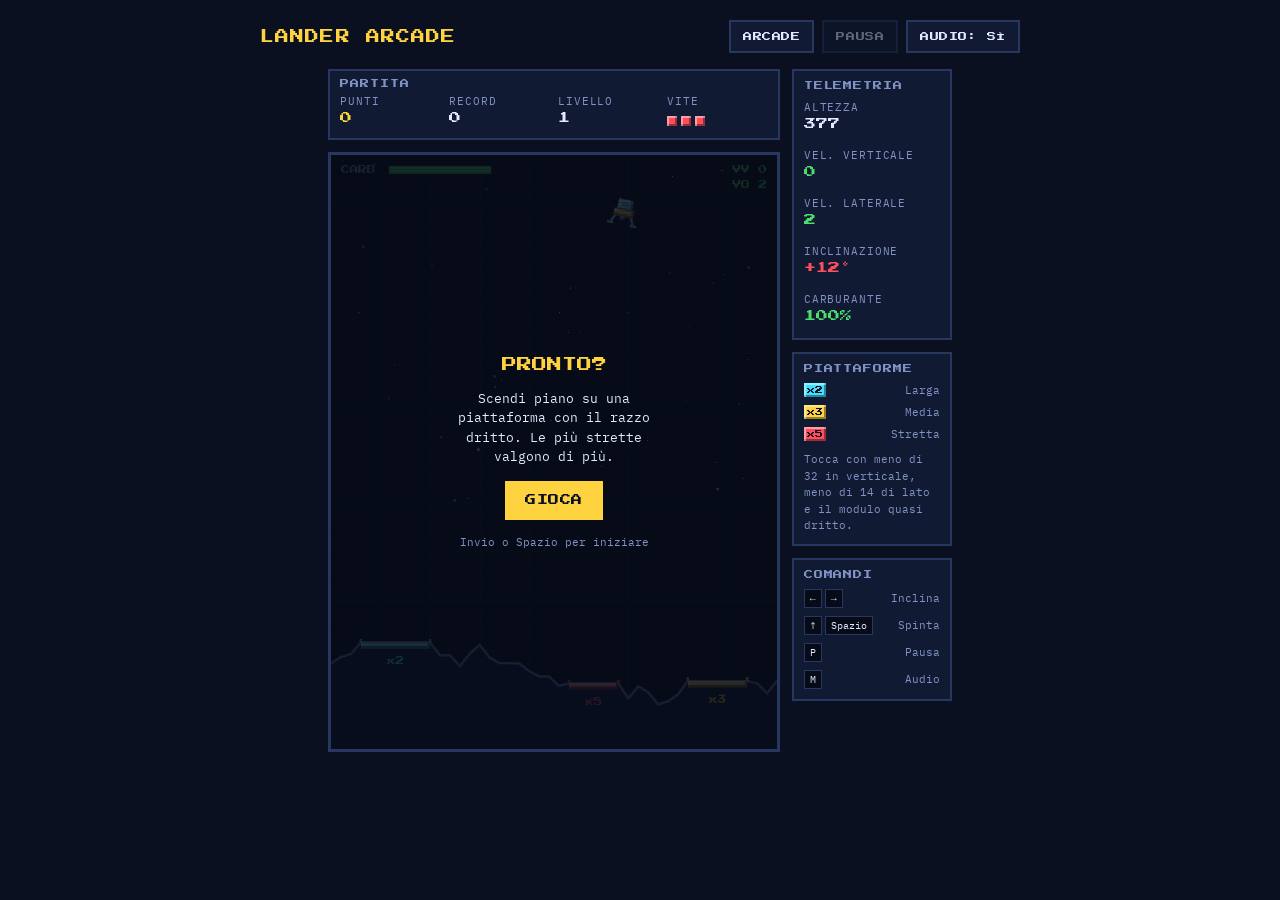
<file: lander/index.html>
<!doctype html><html><head><meta charset=utf8><meta name=viewport content="width=device-width,initial-scale=1,viewport-fit=cover"><style>:root{color-scheme:light;box-sizing:border-box;padding-top:env(safe-area-inset-top,0px);padding-bottom:env(safe-area-inset-bottom,0px)}html{scroll-padding-top:env(safe-area-inset-top,0px)}body{margin:0;padding:0;font:14px -apple-system,BlinkMacSystemFont,sans-serif;background:#fff;color:#000}img{max-width:100%}[hidden]:not([hidden=until-found i]){display:none!important}</style><title>Lander Arcade</title>
<meta name="theme-color" content="#0a1020">
<link rel="manifest" href="../manifest.webmanifest">
<link rel="icon" type="image/png" sizes="192x192" href="../icons/icon-192.png">
<link rel="apple-touch-icon" href="../icons/apple-touch-icon.png">
<meta name="mobile-web-app-capable" content="yes">
<meta name="apple-mobile-web-app-capable" content="yes">
<meta name="apple-mobile-web-app-title" content="Arcade">
<meta name="apple-mobile-web-app-status-bar-style" content="black">
</head><body>
<script>
/* Layout smartphone: solo su dispositivi touch senza mouse (o con user agent mobile). Su PC non cambia nulla. */
(function () {
  var mq = window.matchMedia ? window.matchMedia('(hover: none) and (pointer: coarse)') : null;
  var ua = /Android|iPhone|iPod/i.test(navigator.userAgent || '');
  document.documentElement.classList.toggle('mobile', !!(mq && mq.matches) || ua);
})();
</script>
<link rel="stylesheet" href="../fonts/fonts.css">
<style>
/* Layout: colonne di informazioni ai lati di un campo 3:4; su smartphone le statistiche diventano una riga sopra il campo e i comandi stanno sotto. */
:root {
  --bg: #0a1020;
  --panel: #111a33;
  --line: #27375f;
  --fg: #e2eaff;
  --muted: #8193c4;
  --accent: #ffd23f;
  --on-accent: #0a1020;
  --well: #060b17;
  --grid: #101a30;
  --ground: #0f1a36;
  --ridge: #7387bf;
  --ok: #4ade6a;
  --bad: #ff4d5e;
  --veil: rgba(6, 11, 23, 0.84);
  --scan: rgba(0, 0, 0, 0.16);
  --display: 'Press Start 2P', 'Courier New', monospace;
  --text: 'IBM Plex Mono', ui-monospace, 'Courier New', monospace;
  color-scheme: dark;
}
* { box-sizing: border-box; }
html { background: var(--bg); }
[hidden] { display: none !important; }
body {
  margin: 0;
  background: var(--bg);
  color: var(--fg);
  font-family: var(--text);
  font-size: 14px;
  padding-block: 20px;
  padding-left: max(16px, env(safe-area-inset-left, 0px));
  padding-right: max(16px, env(safe-area-inset-right, 0px));
  -webkit-tap-highlight-color: transparent;
}
.app { max-width: 760px; margin: 0 auto; display: flex; flex-direction: column; gap: 16px; }
header { display: flex; justify-content: space-between; align-items: center; gap: 12px; flex-wrap: wrap; }
h1 { margin: 0; font-family: var(--display); font-size: 14px; font-weight: 400; letter-spacing: 0.08em; color: var(--accent); text-transform: uppercase; }
.top-actions { display: flex; gap: 8px; }

.btn {
  font-family: var(--display); font-size: 9px; letter-spacing: 0.06em; text-transform: uppercase;
  color: var(--fg); background: var(--panel); border: 2px solid var(--line);
  padding: 10px 12px; cursor: pointer; border-radius: 0;
}
.btn:hover:not(:disabled) { border-color: var(--accent); }
.btn:active:not(:disabled) { transform: translateY(1px); }
.btn:disabled { opacity: 0.4; cursor: default; }
.btn:focus-visible { outline: 2px solid var(--accent); outline-offset: 2px; }
.btn.primary { background: var(--accent); color: var(--on-accent); border-color: var(--accent); font-size: 11px; padding: 12px 18px; }

.game {
  display: grid; gap: 12px; justify-content: center; align-items: start;
  grid-template-columns: auto 160px;
  grid-template-rows: auto 1fr;
  grid-template-areas: "stats side" "board side";
}
.panel { background: var(--panel); border: 2px solid var(--line); padding: 10px; min-width: 0; }
.panel h2 { margin: 0 0 10px; font-family: var(--display); font-size: 9px; font-weight: 400; letter-spacing: 0.1em; color: var(--muted); text-transform: uppercase; }
.stats { grid-area: stats; padding: 8px 10px; }
.stats h2 { margin-bottom: 6px; }
.tele { grid-area: tele; }
.help { grid-area: help; }
.side { grid-area: side; display: flex; flex-direction: column; gap: 12px; min-width: 0; }
.pads { grid-area: pads; }

.stat-list { margin: 0; display: grid; grid-template-columns: repeat(4, minmax(0, 1fr)); gap: 8px; }
.tele-list { margin: 0; display: flex; flex-direction: column; gap: 12px; }
.stat-list div, .tele-list div { display: flex; flex-direction: column; gap: 4px; min-width: 0; }
.stat-list dt, .tele-list dt { font-size: 11px; color: var(--muted); text-transform: uppercase; letter-spacing: 0.08em; }
.stat-list dd, .tele-list dd { margin: 0; font-family: var(--display); font-size: 12px; font-variant-numeric: tabular-nums; overflow-wrap: anywhere; min-height: 18px; }
.tele-list dd.ok { color: var(--ok); }
.tele-list dd.bad { color: var(--bad); }
#score { color: var(--accent); }
.pips { display: flex; gap: 4px; align-items: center; min-height: 18px; }
.pip { width: 10px; height: 10px; background: #ff4d5e; box-shadow: inset 2px 2px 0 rgba(255,255,255,0.45), inset -2px -2px 0 rgba(0,0,0,0.4); }

.keys { margin: 0; display: flex; flex-direction: column; gap: 8px; font-size: 11px; }
.keys div { display: flex; justify-content: space-between; align-items: center; gap: 8px; }
.keys dt { display: flex; gap: 3px; flex-wrap: wrap; align-items: center; }
.keys dd { margin: 0; color: var(--muted); text-align: right; }
.note { margin: 10px 0 0; font-size: 11px; line-height: 1.5; color: var(--muted); }
kbd { font-family: var(--text); font-size: 10px; background: var(--well); border: 1px solid var(--line); padding: 2px 5px; color: var(--fg); }
.chip { display: inline-block; width: 22px; height: 14px; line-height: 14px; text-align: center; font-family: var(--display); font-size: 8px; color: var(--on-accent); background: var(--c); box-shadow: inset 2px 2px 0 rgba(255,255,255,0.45), inset -2px -2px 0 rgba(0,0,0,0.4); }

.board-area { grid-area: board; display: flex; justify-content: center; align-items: flex-start; min-width: 0; }
.board-wrap { position: relative; border: 3px solid var(--line); background: var(--well); line-height: 0; }
#board { display: block; height: min(66vh, 600px); height: min(66svh, 600px); aspect-ratio: 3 / 4; width: auto; touch-action: none; }
.board-wrap::after { content: ""; position: absolute; inset: 0; z-index: 2; pointer-events: none; background: repeating-linear-gradient(to bottom, transparent 0 2px, var(--scan) 2px 3px); }

.toast { position: absolute; z-index: 4; left: 0; right: 0; top: 42%; padding-inline: 12px; text-align: center; font-family: var(--display); font-size: 13px; line-height: 1.5; color: var(--accent); text-shadow: 2px 2px 0 var(--well); opacity: 0; transition: opacity 0.2s; pointer-events: none; }
.toast.show { opacity: 1; }

.overlay { position: absolute; inset: 0; z-index: 5; display: flex; flex-direction: column; align-items: center; justify-content: center; gap: 14px; padding: 20px; text-align: center; background: var(--veil); line-height: 1.5; }
.ov-title { margin: 0; font-family: var(--display); font-size: 15px; line-height: 1.4; color: var(--accent); text-transform: uppercase; text-wrap: balance; }
.ov-sub { margin: 0; font-size: 13px; max-width: 26ch; }
.ov-hint { margin: 0; font-size: 11px; color: var(--muted); }

.touch { display: none; }
.touch-group { display: grid; grid-template-columns: 1fr 1.4fr 1fr; gap: 8px; width: 100%; }
.pad { min-height: 56px; font-size: 11px; touch-action: none; user-select: none; -webkit-user-select: none; }

@media (max-width: 700px) {
  .game { grid-template-columns: 1fr; grid-template-rows: none; grid-template-areas: "stats" "board" "tele"; gap: 8px; }
  .side { display: contents; }
  .help, .pads { display: none; }
  .stats .stat-list { display: grid; grid-template-columns: repeat(4, 1fr); gap: 8px; }
  .stats .stat-list dd { font-size: 10px; }
  .tele-list { display: grid; grid-template-columns: repeat(auto-fit, minmax(72px, 1fr)); gap: 8px; }
  .tele-list dd { font-size: 10px; }
  #board { height: min(60vh, 560px); height: min(60svh, 560px); }
}

/* ---- Smartphone: la classe .mobile sul root si attiva solo su dispositivi touch senza mouse ---- */
html.mobile, .mobile body { height: 100%; overflow: hidden; overscroll-behavior: none; }
.mobile body {
  padding-block: 8px;
  touch-action: manipulation;
  -webkit-user-select: none; user-select: none; -webkit-touch-callout: none;
}
.mobile .app {
  display: grid; height: 100%; max-width: 560px; gap: 8px;
  grid-template-columns: minmax(0, 1fr);
  grid-template-rows: auto auto minmax(0, 1fr) auto;
  grid-template-areas: "hdr" "stats" "board" "pad";
}
.mobile .game, .mobile .side { display: contents; }
.mobile h1 { display: none; }
.mobile header { grid-area: hdr; display: block; }
.mobile .top-actions { gap: 8px; }
.mobile .top-actions .btn { flex: 1; padding: 8px 10px; }
.mobile .help, .mobile .pads, .mobile .tele, .mobile .stats h2, .mobile .ov-hint { display: none; }
.mobile .stats { grid-area: stats; padding: 6px 8px; }
.mobile .stats .stat-list { display: grid; grid-template-columns: repeat(4, 1fr); gap: 8px; }
.mobile .stat-list div { gap: 2px; }
.mobile .stat-list dt { font-size: 9px; }
.mobile .stat-list dd { font-family: var(--text); font-weight: 600; font-size: 13px; min-height: 18px; }
.mobile .board-area { position: relative; align-items: stretch; overflow: hidden; min-height: 0; }
.mobile .board-wrap { position: absolute; left: 50%; top: 50%; transform: translate(-50%, -50%); }
.mobile .overlay { gap: 10px; padding: 12px; }
.mobile .ov-title, .mobile .ov-sub { font-size: 11px; }
.mobile .toast { font-size: 10px; }
.mobile .touch { grid-area: pad; display: flex; flex-direction: column; gap: 8px; width: 100%; }
.mobile .pad { min-height: 52px; font-size: 9px; padding-inline: 4px; white-space: nowrap; }
.mobile .pad.arrow { font-family: var(--text); font-size: 22px; font-weight: 600; }
@media (orientation: landscape) {
  .mobile .app {
    max-width: none; gap: 8px 12px;
    grid-template-columns: minmax(0, 1fr) calc((100vh - 24px) * 0.75) minmax(0, 1fr);
    grid-template-columns: minmax(0, 1fr) calc((100dvh - 24px) * 0.75) minmax(0, 1fr);
    grid-template-rows: auto auto minmax(0, 1fr);
    grid-template-areas: "hdr board pad" "stats board pad" ". board pad";
  }
  .mobile .stats .stat-list { grid-template-columns: 1fr 1fr; }
  .mobile .touch-group { grid-template-columns: 1fr 1fr; }
  .mobile .pad[data-act="thrust"] { grid-column: 1 / -1; order: -1; }
}
@media (prefers-reduced-motion: reduce) { .toast { transition: none; } }
a.btn { display: inline-block; text-align: center; text-decoration: none; }
</style>

<div class="app">
  <header>
    <h1>Lander Arcade</h1>
    <div class="top-actions">
      <a class="btn" id="homeBtn" href="../">Arcade</a>
      <button class="btn" id="pauseBtn" type="button" disabled>Pausa</button>
      <button class="btn" id="muteBtn" type="button" aria-pressed="false">Audio: sì</button>
    </div>
  </header>

  <main class="game">
    <section class="panel stats">
      <h2>Partita</h2>
      <dl class="stat-list">
        <div><dt>Punti</dt><dd id="score">0</dd></div>
        <div><dt>Record</dt><dd id="best">0</dd></div>
        <div><dt>Livello</dt><dd id="level">1</dd></div>
        <div><dt>Vite</dt><dd class="pips" id="lives" aria-label="Vite"></dd></div>
      </dl>
    </section>

    <div class="board-area">
      <div class="board-wrap">
        <canvas id="board" width="720" height="960" role="img" aria-label="Campo di gioco: un modulo lunare scende verso le piattaforme di atterraggio"></canvas>
        <div class="toast" id="toast" aria-live="polite"></div>
        <div class="overlay" id="overlay">
          <p class="ov-title" id="ovTitle">Pronto?</p>
          <p class="ov-sub" id="ovSub">Scendi piano su una piattaforma con il razzo dritto. Le più strette valgono di più.</p>
          <button class="btn primary" id="ovBtn" type="button">Gioca</button>
          <p class="ov-hint" id="ovHint">Invio o Spazio per iniziare</p>
        </div>
      </div>
    </div>

    <aside class="side">
    <section class="panel tele">
      <h2>Telemetria</h2>
      <dl class="tele-list">
        <div><dt>Altezza</dt><dd id="tAlt">0</dd></div>
        <div><dt>Vel. verticale</dt><dd id="tVv">0</dd></div>
        <div><dt>Vel. laterale</dt><dd id="tVo">0</dd></div>
        <div><dt>Inclinazione</dt><dd id="tAng">0°</dd></div>
        <div><dt>Carburante</dt><dd id="tFuel">100%</dd></div>
      </dl>
    </section>
    <section class="panel pads">
      <h2>Piattaforme</h2>
      <dl class="keys">
        <div><dt><span class="chip" style="--c:#3fe0ff">x2</span></dt><dd>Larga</dd></div>
        <div><dt><span class="chip" style="--c:#ffd23f">x3</span></dt><dd>Media</dd></div>
        <div><dt><span class="chip" style="--c:#ff4d5e">x5</span></dt><dd>Stretta</dd></div>
      </dl>
      <p class="note">Tocca con meno di 32 in verticale, meno di 14 di lato e il modulo quasi dritto.</p>
    </section>
    <section class="panel help">
      <h2>Comandi</h2>
      <dl class="keys">
        <div><dt><kbd>←</kbd><kbd>→</kbd></dt><dd>Inclina</dd></div>
        <div><dt><kbd>↑</kbd><kbd>Spazio</kbd></dt><dd>Spinta</dd></div>
        <div><dt><kbd>P</kbd></dt><dd>Pausa</dd></div>
        <div><dt><kbd>M</kbd></dt><dd>Audio</dd></div>
      </dl>
    </section>
    </aside>
  </main>

  <div class="touch" role="group" aria-label="Comandi touch">
    <div class="touch-group">
      <button class="btn pad arrow" type="button" data-act="left" aria-label="Inclina a sinistra">←</button>
      <button class="btn pad" type="button" data-act="thrust">Spinta</button>
      <button class="btn pad arrow" type="button" data-act="right" aria-label="Inclina a destra">→</button>
    </div>
  </div>
</div>

<script>
(() => {
  'use strict';

  const W = 360, H = 480, SC = 2;
  const SEG = 8, NPT = W / SEG + 1;           // il terreno è una spezzata con un punto ogni 8 px
  const FX = 10, FY = 11;                      // posizione dei piedini rispetto al centro del modulo
  const ROT = 2.1;                             // velocità di rotazione, rad/s
  const BURN = 11;                             // consumo con motore acceso, unità/s
  const VY_MAX = 32, VX_MAX = 14, ANG_MAX = 0.18;
  const STORAGE_KEY = 'lander-arcade-record';

  const $ = (id) => document.getElementById(id);
  const boardCv = $('board');
  const ctx = boardCv.getContext('2d');
  const overlay = $('overlay'), ovTitle = $('ovTitle'), ovSub = $('ovSub'), ovBtn = $('ovBtn'), ovHint = $('ovHint');
  const pauseBtn = $('pauseBtn'), muteBtn = $('muteBtn'), toastEl = $('toast'), livesEl = $('lives');
  const rootEl = document.documentElement;
  const areaEl = document.querySelector('.board-area');

  const css = getComputedStyle(rootEl);
  const tok = (name, fallback) => css.getPropertyValue(name).trim() || fallback;
  const WELL = tok('--well', '#060b17'), GRIDC = tok('--grid', '#101a30'), ACCENT = tok('--accent', '#ffd23f');
  const GROUND = tok('--ground', '#0f1a36'), RIDGE = tok('--ridge', '#7387bf');
  const OK = tok('--ok', '#4ade6a'), BAD = tok('--bad', '#ff4d5e'), MUTED = tok('--muted', '#8193c4');
  const reduceMotion = window.matchMedia('(prefers-reduced-motion: reduce)').matches;
  const mobileMQ = window.matchMedia('(hover: none) and (pointer: coarse)');
  const detectMobile = () => mobileMQ.matches || /Android|iPhone|iPod/i.test(navigator.userAgent || '');
  const fmt = (n) => n.toLocaleString('it-IT');
  const clamp = (v, a, b) => Math.max(a, Math.min(b, v));
  const normAngle = (a) => { while (a > Math.PI) a -= Math.PI * 2; while (a < -Math.PI) a += Math.PI * 2; return a; };

  // ---- Colori ------------------------------------------------------------
  function mix(hex, target, p) {
    const n = parseInt(hex.slice(1), 16);
    const ch = [n >> 16, (n >> 8) & 255, n & 255].map((c) => Math.round(c + (target - c) * p));
    return 'rgb(' + ch.join(',') + ')';
  }
  const shadeCache = {};
  function shade(hex) {
    return shadeCache[hex] || (shadeCache[hex] = { base: hex, light: mix(hex, 255, 0.55), dark: mix(hex, 0, 0.45) });
  }
  function bevel(x, y, w, h, hex, b) {
    const c = shade(hex);
    ctx.fillStyle = c.base; ctx.fillRect(x, y, w, h);
    ctx.fillStyle = c.light; ctx.fillRect(x, y, w, b); ctx.fillRect(x, y, b, h);
    ctx.fillStyle = c.dark; ctx.fillRect(x, y + h - b, w, b); ctx.fillRect(x + w - b, y, b, h);
  }

  // ---- Stato -------------------------------------------------------------
  // Piattaforme: moltiplicatore, colore, larghezza iniziale e minima in segmenti da 8 px.
  const PAD_DEFS = [
    { m: 2, c: '#3fe0ff', base: 7, min: 5 },
    { m: 3, c: '#ffd23f', base: 6, min: 4 },
    { m: 5, c: '#ff4d5e', base: 5, min: 4 }
  ];
  let hts = [], pads = [], stars = [];
  let lander = null, particles = [];
  let score = 0, best = 0, level = 1, lives = 3;
  let fuel = 100, G = 24, T = 80;
  let thrusting = false, beepT = 0;
  let result = null;
  let state = 'idle'; // idle | ready | playing | paused | result | over
  let resumeTo = 'ready';
  const keys = { left: false, right: false, thrust: false };
  let last = performance.now();

  const fuelMax = () => Math.max(60, 100 - (level - 1) * 4);

  // ---- Audio -------------------------------------------------------------
  let actx = null, muted = false, noiseBuf = null, thrustGain = null, thrustTarget = 0;
  function audio() {
    if (!actx) { try { actx = new (window.AudioContext || window.webkitAudioContext)(); } catch (e) { actx = null; } }
    if (actx && actx.state === 'suspended') actx.resume();
    return actx;
  }
  function ensureNoise() {
    if (noiseBuf || !actx) return;
    noiseBuf = actx.createBuffer(1, actx.sampleRate, actx.sampleRate);
    const d = noiseBuf.getChannelData(0);
    for (let i = 0; i < d.length; i++) d[i] = Math.random() * 2 - 1;
  }
  function tone(freq, dur, type, vol, when, slideTo) {
    if (muted || !actx) return;
    const t = actx.currentTime + (when || 0);
    const o = actx.createOscillator(), g = actx.createGain();
    o.type = type || 'square';
    o.frequency.setValueAtTime(freq, t);
    if (slideTo) o.frequency.exponentialRampToValueAtTime(slideTo, t + dur);
    g.gain.setValueAtTime(vol || 0.04, t);
    g.gain.exponentialRampToValueAtTime(0.0001, t + dur);
    o.connect(g); g.connect(actx.destination);
    o.start(t); o.stop(t + dur + 0.02);
  }
  function noiseBurst(dur, vol, f0, f1) {
    if (muted || !actx) return;
    ensureNoise();
    const t = actx.currentTime;
    const s = actx.createBufferSource(); s.buffer = noiseBuf;
    const f = actx.createBiquadFilter(); f.type = 'lowpass';
    f.frequency.setValueAtTime(f0, t); f.frequency.exponentialRampToValueAtTime(f1, t + dur);
    const g = actx.createGain();
    g.gain.setValueAtTime(vol, t); g.gain.exponentialRampToValueAtTime(0.0001, t + dur);
    s.connect(f); f.connect(g); g.connect(actx.destination);
    s.start(t); s.stop(t + dur + 0.05);
  }
  function thrustSound(on) {
    if (!actx) return;
    const target = on && !muted ? 0.09 : 0;
    if (target === thrustTarget && thrustGain) return;
    ensureNoise();
    if (!thrustGain) {
      const src = actx.createBufferSource(); src.buffer = noiseBuf; src.loop = true;
      const f = actx.createBiquadFilter(); f.type = 'lowpass'; f.frequency.value = 420;
      thrustGain = actx.createGain(); thrustGain.gain.value = 0;
      src.connect(f); f.connect(thrustGain); thrustGain.connect(actx.destination);
      src.start();
    }
    thrustTarget = target;
    thrustGain.gain.setTargetAtTime(target, actx.currentTime, 0.03);
  }
  const sfx = {
    start: () => { [392, 523, 659].forEach((f, i) => tone(f, 0.08, 'square', 0.035, i * 0.07)); },
    beep: () => tone(880, 0.06, 'square', 0.03),
    land: () => { [523, 659, 784, 1047, 1319].forEach((f, i) => tone(f, 0.1, 'square', 0.04, i * 0.08)); },
    crash: () => { noiseBurst(0.9, 0.22, 1800, 80); tone(180, 0.6, 'sawtooth', 0.05, 0, 40); },
    over: () => tone(330, 0.9, 'sawtooth', 0.05, 0, 40)
  };

  // ---- Terreno e livelli -------------------------------------------------
  function shuffle(a) {
    for (let i = a.length - 1; i > 0; i--) { const j = (Math.random() * (i + 1)) | 0; [a[i], a[j]] = [a[j], a[i]]; }
    return a;
  }
  function terrainY(x) {
    const cx = clamp(x, 0, W - 0.001);
    const i = Math.floor(cx / SEG), t = (cx - i * SEG) / SEG;
    return hts[i] * (1 - t) + hts[i + 1] * t;
  }
  function newTerrain() {
    G = Math.min(46, 24 + (level - 1) * 2.5);
    T = G * 2.3 + 14;
    const amp = Math.min(24, 9 + level * 2.5);
    hts = [];
    let h = 380 + Math.random() * 40;
    for (let i = 0; i < NPT; i++) {
      h += (Math.random() - 0.5) * 2 * amp + (405 - h) * 0.06;
      h = clamp(h, 320, 452);
      hts.push(h);
    }
    const slots = [[1, 15], [16, 29], [30, 43]];
    const order = shuffle([0, 1, 2]);
    pads = slots.map((s, k) => {
      const def = PAD_DEFS[order[k]];
      const segs = Math.max(def.min, def.base - Math.floor((level - 1) / 4));
      const i0 = s[0] + Math.floor(Math.random() * (s[1] - s[0] - segs + 1));
      const y = hts[i0];
      for (let i = i0; i <= i0 + segs; i++) hts[i] = y;
      return { m: def.m, c: def.c, x0: i0 * SEG, x1: (i0 + segs) * SEG, y };
    });
    stars = [];
    for (let i = 0; i < 46; i++) stars.push({ x: Math.random() * W, y: Math.random() * 300, big: Math.random() < 0.2, ph: Math.random() * 6.28 });
  }
  function serve() {
    lander = { x: 60 + Math.random() * (W - 120), y: 46, vx: (Math.random() - 0.5) * 36, vy: 0, a: (Math.random() - 0.5) * 0.5, alive: true };
    fuel = fuelMax(); particles = []; result = null; thrusting = false; beepT = 0;
    state = 'ready';
  }

  // ---- Effetti -----------------------------------------------------------
  function emitFlame() {
    if (reduceMotion) return;
    const L = lander, c = Math.cos(L.a), s = Math.sin(L.a);
    const nx = L.x - 0 * c - 8 * s, ny = L.y + 0 * s + 8 * c;
    for (let i = 0; i < 2; i++) {
      const sp = 90 + Math.random() * 60, spread = (Math.random() - 0.5) * 0.5;
      const dx = -Math.sin(L.a + spread), dy = Math.cos(L.a + spread);
      particles.push({ x: nx, y: ny, vx: dx * sp + L.vx * 0.3, vy: dy * sp + L.vy * 0.3, life: 0.3, max: 0.3, color: Math.random() < 0.5 ? '#ff9a3c' : '#ffd23f', g: 0 });
    }
  }
  function explode(x, y) {
    const cols = ['#ff4d5e', '#ff9a3c', '#ffd23f', '#e2eaff'];
    const n = reduceMotion ? 8 : 34;
    for (let i = 0; i < n; i++) {
      const a = Math.random() * Math.PI * 2, sp = 30 + Math.random() * 130;
      particles.push({ x, y, vx: Math.cos(a) * sp, vy: Math.sin(a) * sp - 30, life: 0.9, max: 0.9, color: cols[(Math.random() * cols.length) | 0], g: 80 });
    }
  }

  // ---- Collisioni --------------------------------------------------------
  function collide() {
    const L = lander, c = Math.cos(L.a), s = Math.sin(L.a);
    const P = (lx, ly) => ({ x: L.x + lx * c - ly * s, y: L.y + lx * s + ly * c });
    const fl = P(-FX, FY), fr = P(FX, FY);
    const body = [P(-6, -10), P(6, -10), P(-9, 0), P(9, 0), P(0, 8)];
    const bodyHit = body.some((p) => p.y >= terrainY(p.x));
    const footHit = fl.y >= terrainY(fl.x) || fr.y >= terrainY(fr.x);
    if (!bodyHit && !footHit) return false;

    const pad = bodyHit ? null : pads.find((p) => fl.x >= p.x0 - 3 && fr.x <= p.x1 + 3);
    const ang = Math.abs(normAngle(L.a)), vy = L.vy, vx = L.vx;
    let reason = '';
    if (!pad) reason = 'Fuori piattaforma';
    else if (vy > VY_MAX) reason = 'Troppo veloce';
    else if (Math.abs(vx) > VX_MAX) reason = 'Troppo laterale';
    else if (ang > ANG_MAX) reason = 'Modulo inclinato';

    if (!reason) {
      const soft = (VY_MAX - Math.max(0, vy)) * 3;
      const pts = Math.round((100 + fuel * 2 + soft) * pad.m);
      L.y = pad.y - FY; L.a = 0; L.vx = 0; L.vy = 0;
      score += pts;
      state = 'result'; result = { type: 'land', t: 2.2 }; thrusting = false;
      sfx.land();
      toast('Atterrato x' + pad.m + ' · +' + fmt(pts), 2000);
    } else {
      L.alive = false;
      explode(L.x, L.y);
      lives--;
      state = 'result'; result = { type: 'crash', t: 2.2 }; thrusting = false;
      sfx.crash();
      toast(reason + (lives > 0 ? ' · Vite: ' + lives : ''), 2000);
    }
    updateStats();
    return true;
  }

  // ---- Aggiornamento -----------------------------------------------------
  function update(dt) {
    particles.forEach((p) => { p.life -= dt; p.vy += (p.g || 0) * dt; p.x += p.vx * dt; p.y += p.vy * dt; });
    particles = particles.filter((p) => p.life > 0);

    if (state === 'result') {
      result.t -= dt;
      if (result.t <= 0) {
        if (result.type === 'crash') {
          if (lives <= 0) { endGame(); return; }
          serve();
        } else {
          level++; newTerrain(); serve();
          toast('Livello ' + level, 1100);
          updateStats();
        }
      }
      return;
    }
    thrusting = false;
    if (state !== 'playing' && state !== 'ready') return;

    const L = lander;
    if (keys.left) L.a -= ROT * dt;
    if (keys.right) L.a += ROT * dt;
    L.a = normAngle(L.a);
    if (state !== 'playing') return;

    thrusting = keys.thrust && fuel > 0;
    if (thrusting) {
      fuel = Math.max(0, fuel - BURN * dt);
      L.vx += Math.sin(L.a) * T * dt;
      L.vy -= Math.cos(L.a) * T * dt;
      emitFlame();
    }
    L.vy += G * dt;

    if (fuel > 0 && fuel < fuelMax() * 0.25) {
      beepT -= dt;
      if (beepT <= 0) { sfx.beep(); beepT = 0.6; }
    }

    const n = Math.max(1, Math.ceil(Math.hypot(L.vx, L.vy) * dt / 2));
    const h = dt / n;
    for (let i = 0; i < n; i++) {
      L.x += L.vx * h; L.y += L.vy * h;
      if (L.x < 0) L.x += W; else if (L.x >= W) L.x -= W;
      if (L.y < 14) { L.y = 14; if (L.vy < 0) L.vy = 0; }
      if (collide()) break;
    }
  }

  // ---- Disegno -----------------------------------------------------------
  function draw(now) {
    const g = ctx;
    g.setTransform(SC, 0, 0, SC, 0, 0);
    g.fillStyle = WELL; g.fillRect(0, 0, W, H);
    g.strokeStyle = GRIDC; g.lineWidth = 1; g.beginPath();
    for (let x = 40; x < W; x += 40) { g.moveTo(x + 0.5, 0); g.lineTo(x + 0.5, H); }
    for (let y = 40; y < H; y += 40) { g.moveTo(0, y + 0.5); g.lineTo(W, y + 0.5); }
    g.stroke();

    stars.forEach((s) => {
      g.globalAlpha = reduceMotion ? 0.7 : 0.35 + 0.65 * Math.abs(Math.sin(now / 700 + s.ph));
      g.fillStyle = '#e2eaff';
      g.fillRect(Math.floor(s.x), Math.floor(s.y), s.big ? 2 : 1, s.big ? 2 : 1);
    });
    g.globalAlpha = 1;

    // terreno
    g.beginPath(); g.moveTo(0, H);
    hts.forEach((h, i) => g.lineTo(i * SEG, h));
    g.lineTo(W, H); g.closePath();
    g.fillStyle = GROUND; g.fill();
    g.beginPath(); g.moveTo(0, hts[0]);
    hts.forEach((h, i) => g.lineTo(i * SEG, h));
    g.strokeStyle = RIDGE; g.lineWidth = 2; g.lineJoin = 'miter'; g.stroke();

    // piattaforme
    g.font = '7px "Press Start 2P", monospace'; g.textAlign = 'center'; g.textBaseline = 'middle';
    pads.forEach((p) => {
      bevel(p.x0, p.y, p.x1 - p.x0, 5, p.c, 2);
      const on = reduceMotion || Math.floor(now / 400) % 2 === 0;
      g.fillStyle = on ? '#ffffff' : p.c;
      g.fillRect(p.x0 - 1, p.y - 3, 2, 3); g.fillRect(p.x1 - 1, p.y - 3, 2, 3);
      g.fillStyle = p.c; g.fillText('x' + p.m, (p.x0 + p.x1) / 2, p.y + 15);
    });

    // particelle
    particles.forEach((p) => {
      g.globalAlpha = clamp(p.life / p.max, 0, 1);
      g.fillStyle = p.color; g.fillRect(Math.round(p.x) - 1, Math.round(p.y) - 1, 3, 3);
    });
    g.globalAlpha = 1;

    // modulo lunare
    if (lander && lander.alive) {
      const L = lander;
      g.save(); g.translate(L.x, L.y); g.rotate(L.a);
      if (thrusting && state === 'playing') {
        const len = 15 + Math.random() * 7;
        g.fillStyle = '#ff9a3c'; g.beginPath(); g.moveTo(-3, 7); g.lineTo(3, 7); g.lineTo(0, len); g.closePath(); g.fill();
        g.fillStyle = '#ffd23f'; g.beginPath(); g.moveTo(-1.5, 7); g.lineTo(1.5, 7); g.lineTo(0, len - 5); g.closePath(); g.fill();
      }
      g.strokeStyle = '#b4c0de'; g.lineWidth = 2; g.beginPath();
      g.moveTo(-6, 3); g.lineTo(-(FX - 1), FY - 2); g.moveTo(6, 3); g.lineTo(FX - 1, FY - 2); g.stroke();
      g.fillStyle = '#b4c0de'; g.fillRect(-FX - 2, FY - 2, 5, 2); g.fillRect(FX - 3, FY - 2, 5, 2);
      bevel(-2, 4, 4, 3, '#56658c', 1);
      bevel(-8, -2, 16, 6, ACCENT, 2);
      bevel(-6, -10, 12, 9, '#e2eaff', 2);
      g.fillStyle = '#3fe0ff'; g.fillRect(-3, -8, 6, 4);
      g.restore();
    }

    // HUD
    g.font = '7px "Press Start 2P", monospace'; g.textBaseline = 'middle';
    g.textAlign = 'left'; g.fillStyle = MUTED; g.fillText('CARB', 8, 12);
    const fw = 84, fp = clamp(fuel / fuelMax(), 0, 1);
    g.fillStyle = GRIDC; g.fillRect(46, 8, fw, 8);
    g.fillStyle = fp < 0.25 ? BAD : OK; g.fillRect(47, 9, (fw - 2) * fp, 6);
    if (lander) {
      g.textAlign = 'right';
      g.fillStyle = lander.vy <= VY_MAX ? OK : BAD; g.fillText('VV ' + Math.round(lander.vy), W - 8, 12);
      g.fillStyle = Math.abs(lander.vx) <= VX_MAX ? OK : BAD; g.fillText('VO ' + Math.round(lander.vx), W - 8, 24);
    }
    g.textAlign = 'center';
    if (state === 'playing' && fuel <= 0) {
      g.fillStyle = BAD; g.fillText('CARBURANTE ESAURITO', W / 2, 40);
    } else if (state === 'playing' && fp < 0.25 && Math.floor(now / 300) % 2 === 0) {
      g.fillStyle = BAD; g.fillText('POCO CARBURANTE', W / 2, 40);
    }
    if (state === 'ready' && Math.floor(now / 500) % 2 === 0) {
      g.fillStyle = ACCENT;
      g.fillText(rootEl.classList.contains('mobile') ? 'PREMI SPINTA PER INIZIARE' : 'SPAZIO PER INIZIARE', W / 2, 96);
    }
  }

  // ---- Interfaccia -------------------------------------------------------
  const tel = { alt: $('tAlt'), vv: $('tVv'), vo: $('tVo'), ang: $('tAng'), fuel: $('tFuel') };
  const telCache = {};
  function setTel(k, text, ok) {
    const el = tel[k];
    if (telCache[k] !== text) { el.textContent = text; telCache[k] = text; }
    if (ok !== undefined) { el.classList.toggle('ok', ok); el.classList.toggle('bad', !ok); }
  }
  function updateTele() {
    if (!lander) return;
    const L = lander;
    const alt = Math.max(0, Math.round(terrainY(L.x) - (L.y + FY)));
    const deg = Math.round(normAngle(L.a) * 180 / Math.PI);
    setTel('alt', String(alt));
    setTel('vv', String(Math.round(L.vy)), L.vy <= VY_MAX);
    setTel('vo', String(Math.round(L.vx)), Math.abs(L.vx) <= VX_MAX);
    setTel('ang', (deg > 0 ? '+' : '') + deg + '°', Math.abs(normAngle(L.a)) <= ANG_MAX);
    setTel('fuel', Math.round(fuel / fuelMax() * 100) + '%', fuel / fuelMax() >= 0.25);
  }
  function updateStats() {
    $('score').textContent = fmt(score);
    $('best').textContent = fmt(Math.max(best, score));
    $('level').textContent = String(level);
    livesEl.textContent = '';
    for (let i = 0; i < lives; i++) { const s = document.createElement('span'); s.className = 'pip'; livesEl.appendChild(s); }
    livesEl.setAttribute('aria-label', 'Vite: ' + lives);
  }

  // ---- Flusso di gioco ---------------------------------------------------
  function showOverlay(title, sub, btn, hint) {
    ovTitle.textContent = title; ovSub.textContent = sub; ovBtn.textContent = btn; ovHint.textContent = hint;
    overlay.hidden = false;
  }
  function releaseAll() { keys.left = keys.right = keys.thrust = false; }
  function start() {
    audio();
    score = 0; level = 1; lives = 3;
    newTerrain(); serve();
    releaseAll();
    overlay.hidden = true;
    pauseBtn.disabled = false; pauseBtn.textContent = 'Pausa';
    updateStats();
    sfx.start();
    last = performance.now();
  }
  function pause() {
    if (state !== 'playing' && state !== 'ready') return;
    resumeTo = state; state = 'paused'; releaseAll();
    showOverlay('Pausa', 'Il gioco è fermo.', 'Riprendi', 'P per riprendere');
    pauseBtn.textContent = 'Riprendi';
  }
  function resume() {
    if (state !== 'paused') return;
    state = resumeTo; overlay.hidden = true;
    pauseBtn.textContent = 'Pausa';
    last = performance.now();
  }
  function endGame() {
    state = 'over'; releaseAll(); thrusting = false;
    const record = score > best;
    if (record) { best = score; try { localStorage.setItem(STORAGE_KEY, String(best)); } catch (e) { /* ignore */ } }
    sfx.over();
    showOverlay('Fine partita', fmt(score) + ' punti · livello ' + level + (record ? ' · Nuovo record!' : ''), 'Rigioca', 'Invio o Spazio per ricominciare');
    pauseBtn.disabled = true; pauseBtn.textContent = 'Pausa';
    updateStats();
  }
  function toggleMute() {
    muted = !muted;
    muteBtn.textContent = muted ? 'Audio: no' : 'Audio: sì';
    muteBtn.setAttribute('aria-pressed', String(muted));
  }

  let toastTimer = 0;
  function toast(text, ms) {
    toastEl.textContent = text; toastEl.classList.add('show');
    clearTimeout(toastTimer);
    toastTimer = setTimeout(() => toastEl.classList.remove('show'), ms || 1100);
  }

  // ---- Comandi -----------------------------------------------------------
  const KEYMAP = {
    ArrowLeft: 'left', KeyA: 'left', ArrowRight: 'right', KeyD: 'right',
    Space: 'thrust', ArrowUp: 'thrust', KeyW: 'thrust', Enter: 'enter', KeyP: 'pause', Escape: 'pause', KeyM: 'mute'
  };

  function press(act) {
    if (act === 'mute') { toggleMute(); return; }
    if (act === 'pause') { if (state === 'playing' || state === 'ready') pause(); else if (state === 'paused') resume(); return; }
    if (act === 'enter') {
      if (state === 'idle' || state === 'over') start();
      else if (state === 'paused') resume();
      else if (state === 'ready') state = 'playing';
      return;
    }
    if (act === 'thrust') {
      if (state === 'idle' || state === 'over') { start(); return; }
      if (state === 'paused') { resume(); return; }
      if (state === 'ready') state = 'playing';
      keys.thrust = true;
      return;
    }
    if (act === 'left' || act === 'right') keys[act] = true;
  }
  function release(act) { if (act === 'left' || act === 'right' || act === 'thrust') keys[act] = false; }

  window.addEventListener('keydown', (e) => {
    if (e.metaKey || e.ctrlKey || e.altKey) return;
    const act = KEYMAP[e.code];
    if (!act) return;
    if ((e.code === 'Space' || e.code === 'Enter') && e.target instanceof Element && e.target.closest('button')) return;
    e.preventDefault();
    if (e.repeat) return;
    press(act);
  });
  window.addEventListener('keyup', (e) => { const act = KEYMAP[e.code]; if (act) release(act); });
  window.addEventListener('blur', releaseAll);
  document.addEventListener('visibilitychange', () => { if (document.hidden) pause(); });

  document.querySelectorAll('[data-act]').forEach((b) => {
    const act = b.dataset.act;
    b.addEventListener('pointerdown', (e) => {
      e.preventDefault();
      try { b.setPointerCapture(e.pointerId); } catch (err) { /* ignore */ }
      press(act);
    });
    const up = () => release(act);
    b.addEventListener('pointerup', up);
    b.addEventListener('pointercancel', up);
    b.addEventListener('lostpointercapture', up);
    b.addEventListener('contextmenu', (e) => e.preventDefault());
  });

  boardCv.addEventListener('pointerdown', () => { if (state === 'ready') press('enter'); });
  boardCv.addEventListener('contextmenu', (e) => e.preventDefault());

  ovBtn.addEventListener('click', () => { press('enter'); ovBtn.blur(); });
  pauseBtn.addEventListener('click', () => { press('pause'); pauseBtn.blur(); });
  muteBtn.addEventListener('click', () => { toggleMute(); muteBtn.blur(); });

  // Layout smartphone: il campo occupa tutto lo spazio libero mantenendo il rapporto 3:4.
  function fitBoard() {
    if (!rootEl.classList.contains('mobile')) {
      boardCv.style.removeProperty('width'); boardCv.style.removeProperty('height');
      return;
    }
    const w = Math.floor(Math.min(areaEl.clientWidth - 8, (areaEl.clientHeight - 8) * 0.75));
    if (w < 120) return;
    boardCv.style.width = w + 'px';
    boardCv.style.height = Math.floor(w * 4 / 3) + 'px';
  }
  function applyMode() { rootEl.classList.toggle('mobile', detectMobile()); fitBoard(); }
  if (mobileMQ.addEventListener) mobileMQ.addEventListener('change', applyMode); else if (mobileMQ.addListener) mobileMQ.addListener(applyMode);
  window.addEventListener('resize', fitBoard);
  if (window.ResizeObserver) new ResizeObserver(fitBoard).observe(areaEl);

  // ---- Avvio -------------------------------------------------------------
  try { best = Number(localStorage.getItem(STORAGE_KEY)) || 0; } catch (e) { best = 0; }
  newTerrain(); serve(); state = 'idle';
  applyMode();
  updateStats();

  function frame(now) {
    const dt = Math.min(0.1, (now - last) / 1000);
    last = now;
    update(dt);
    thrustSound(state === 'playing' && thrusting);
    draw(now);
    updateTele();
    requestAnimationFrame(frame);
  }
  requestAnimationFrame(frame);
})();
</script>

<script>
if ('serviceWorker' in navigator) {
  window.addEventListener('load', function () {
    navigator.serviceWorker.register('../sw.js', { updateViaCache: 'none' }).catch(function () {});
  });
}
</script>
</body></html>
</file>
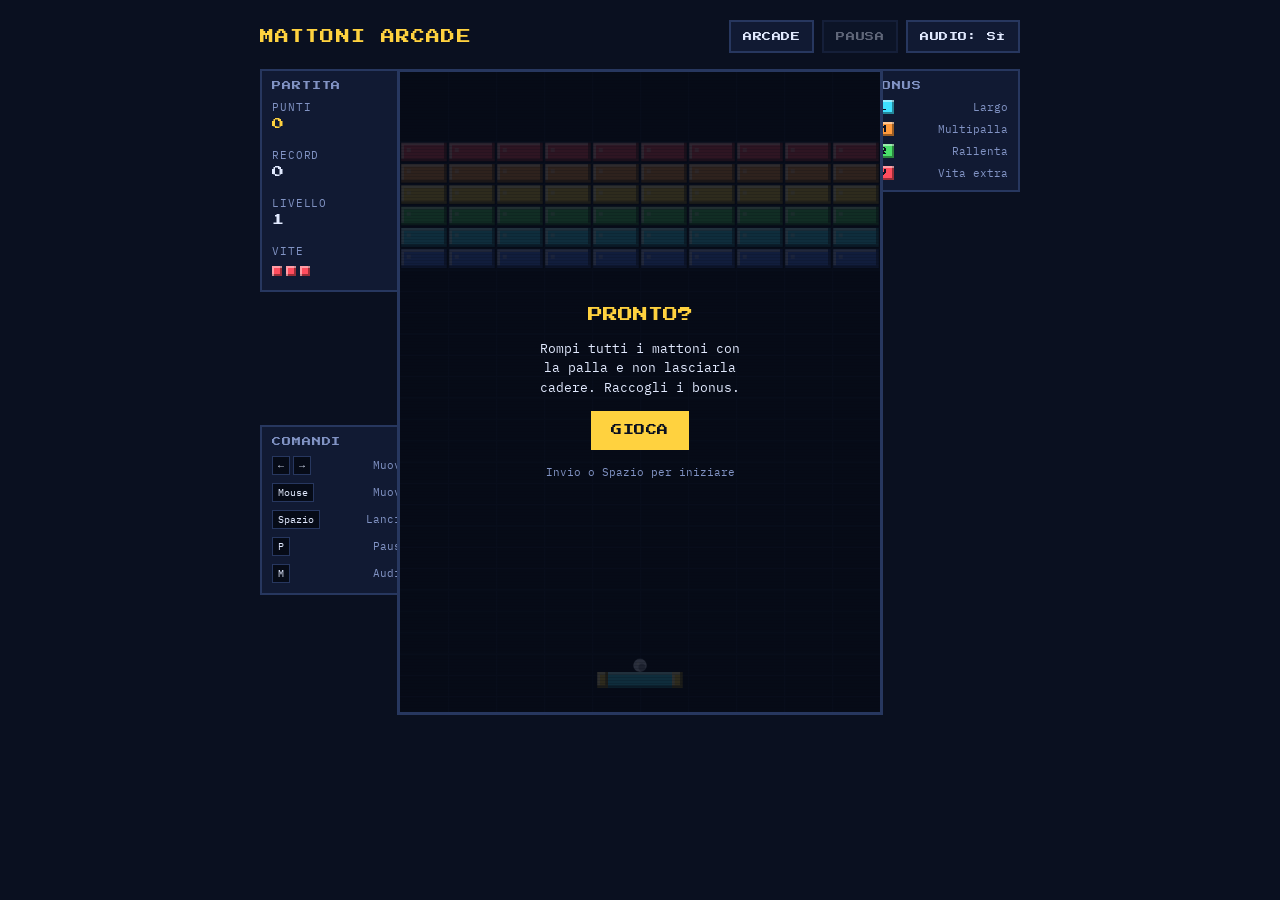
<file: mattoni/index.html>
<!doctype html><html><head><meta charset=utf8><meta name=viewport content="width=device-width,initial-scale=1,viewport-fit=cover"><style>:root{color-scheme:light;box-sizing:border-box;padding-top:env(safe-area-inset-top,0px);padding-bottom:env(safe-area-inset-bottom,0px)}html{scroll-padding-top:env(safe-area-inset-top,0px)}body{margin:0;padding:0;font:14px -apple-system,BlinkMacSystemFont,sans-serif;background:#fff;color:#000}img{max-width:100%}[hidden]:not([hidden=until-found i]){display:none!important}</style><title>Mattoni Arcade</title>
<meta name="theme-color" content="#0a1020">
<link rel="manifest" href="../manifest.webmanifest">
<link rel="icon" type="image/png" sizes="192x192" href="../icons/icon-192.png">
<link rel="apple-touch-icon" href="../icons/apple-touch-icon.png">
<meta name="mobile-web-app-capable" content="yes">
<meta name="apple-mobile-web-app-capable" content="yes">
<meta name="apple-mobile-web-app-title" content="Arcade">
<meta name="apple-mobile-web-app-status-bar-style" content="black">
</head><body>
<script>
/* Layout smartphone: solo su dispositivi touch senza mouse (o con user agent mobile). Su PC non cambia nulla. */
(function () {
  var mq = window.matchMedia ? window.matchMedia('(hover: none) and (pointer: coarse)') : null;
  var ua = /Android|iPhone|iPod/i.test(navigator.userAgent || '');
  document.documentElement.classList.toggle('mobile', !!(mq && mq.matches) || ua);
})();
</script>
<link rel="stylesheet" href="../fonts/fonts.css">
<style>
/* Layout: colonne di informazioni ai lati di un campo 3:4; su smartphone le statistiche diventano una riga sopra il campo e i comandi stanno sotto. */
:root {
  --bg: #0a1020;
  --panel: #111a33;
  --line: #27375f;
  --fg: #e2eaff;
  --muted: #8193c4;
  --accent: #ffd23f;
  --on-accent: #0a1020;
  --well: #060b17;
  --grid: #101a30;
  --veil: rgba(6, 11, 23, 0.84);
  --scan: rgba(0, 0, 0, 0.16);
  --display: 'Press Start 2P', 'Courier New', monospace;
  --text: 'IBM Plex Mono', ui-monospace, 'Courier New', monospace;
  color-scheme: dark;
}
* { box-sizing: border-box; }
html { background: var(--bg); }
[hidden] { display: none !important; }
body {
  margin: 0;
  background: var(--bg);
  color: var(--fg);
  font-family: var(--text);
  font-size: 14px;
  padding-block: 20px;
  padding-left: max(16px, env(safe-area-inset-left, 0px));
  padding-right: max(16px, env(safe-area-inset-right, 0px));
  -webkit-tap-highlight-color: transparent;
}
.app { max-width: 760px; margin: 0 auto; display: flex; flex-direction: column; gap: 16px; }
header { display: flex; justify-content: space-between; align-items: center; gap: 12px; flex-wrap: wrap; }
h1 { margin: 0; font-family: var(--display); font-size: 14px; font-weight: 400; letter-spacing: 0.08em; color: var(--accent); text-transform: uppercase; }
.top-actions { display: flex; gap: 8px; }

.btn {
  font-family: var(--display); font-size: 9px; letter-spacing: 0.06em; text-transform: uppercase;
  color: var(--fg); background: var(--panel); border: 2px solid var(--line);
  padding: 10px 12px; cursor: pointer; border-radius: 0;
}
.btn:hover:not(:disabled) { border-color: var(--accent); }
.btn:active:not(:disabled) { transform: translateY(1px); }
.btn:disabled { opacity: 0.4; cursor: default; }
.btn:focus-visible { outline: 2px solid var(--accent); outline-offset: 2px; }
.btn.primary { background: var(--accent); color: var(--on-accent); border-color: var(--accent); font-size: 11px; padding: 12px 18px; }

.game {
  display: grid; gap: 12px; justify-content: center; align-items: start;
  grid-template-columns: 160px auto 160px;
  grid-template-areas: "stats board bonus" "help board .";
}
.panel { background: var(--panel); border: 2px solid var(--line); padding: 10px; min-width: 0; }
.panel h2 { margin: 0 0 10px; font-family: var(--display); font-size: 9px; font-weight: 400; letter-spacing: 0.1em; color: var(--muted); text-transform: uppercase; }
.stats { grid-area: stats; }
.bonus { grid-area: bonus; }
.help { grid-area: help; }

.stat-list { margin: 0; display: flex; flex-direction: column; gap: 12px; }
.stat-list div { display: flex; flex-direction: column; gap: 4px; min-width: 0; }
.stat-list dt { font-size: 11px; color: var(--muted); text-transform: uppercase; letter-spacing: 0.08em; }
.stat-list dd { margin: 0; font-family: var(--display); font-size: 12px; font-variant-numeric: tabular-nums; overflow-wrap: anywhere; min-height: 18px; }
#score { color: var(--accent); }
.pips { display: flex; gap: 4px; align-items: center; min-height: 18px; }
.pip { width: 10px; height: 10px; background: #ff4d5e; box-shadow: inset 2px 2px 0 rgba(255,255,255,0.45), inset -2px -2px 0 rgba(0,0,0,0.4); }

.keys { margin: 0; display: flex; flex-direction: column; gap: 8px; font-size: 11px; }
.keys div { display: flex; justify-content: space-between; align-items: center; gap: 8px; }
.keys dt { display: flex; gap: 3px; flex-wrap: wrap; align-items: center; }
.keys dd { margin: 0; color: var(--muted); text-align: right; }
kbd { font-family: var(--text); font-size: 10px; background: var(--well); border: 1px solid var(--line); padding: 2px 5px; color: var(--fg); }
.chip { display: inline-block; width: 22px; height: 14px; line-height: 14px; text-align: center; font-family: var(--display); font-size: 8px; color: var(--on-accent); background: var(--c); box-shadow: inset 2px 2px 0 rgba(255,255,255,0.45), inset -2px -2px 0 rgba(0,0,0,0.4); }

.board-area { grid-area: board; display: flex; justify-content: center; align-items: flex-start; min-width: 0; }
.board-wrap { position: relative; border: 3px solid var(--line); background: var(--well); line-height: 0; }
#board { display: block; height: min(72vh, 640px); height: min(72svh, 640px); aspect-ratio: 3 / 4; width: auto; touch-action: none; cursor: none; }
.board-wrap::after { content: ""; position: absolute; inset: 0; z-index: 2; pointer-events: none; background: repeating-linear-gradient(to bottom, transparent 0 2px, var(--scan) 2px 3px); }

.toast { position: absolute; z-index: 4; left: 0; right: 0; top: 50%; text-align: center; font-family: var(--display); font-size: 13px; line-height: 1.4; color: var(--accent); text-shadow: 2px 2px 0 var(--well); opacity: 0; transition: opacity 0.2s; pointer-events: none; }
.toast.show { opacity: 1; }

.overlay { position: absolute; inset: 0; z-index: 5; display: flex; flex-direction: column; align-items: center; justify-content: center; gap: 14px; padding: 20px; text-align: center; background: var(--veil); line-height: 1.5; }
.ov-title { margin: 0; font-family: var(--display); font-size: 15px; line-height: 1.4; color: var(--accent); text-transform: uppercase; text-wrap: balance; }
.ov-sub { margin: 0; font-size: 13px; max-width: 26ch; }
.ov-hint { margin: 0; font-size: 11px; color: var(--muted); }

.touch { display: none; }
.touch-group { display: grid; grid-template-columns: 1fr 1.4fr 1fr; gap: 8px; width: 100%; }
.pad { min-height: 56px; font-size: 11px; touch-action: none; user-select: none; -webkit-user-select: none; }

@media (max-width: 700px) {
  .game { grid-template-columns: 1fr; grid-template-areas: "stats" "board" "bonus"; gap: 8px; }
  .help { display: none; }
  .stat-list { display: grid; grid-template-columns: repeat(4, 1fr); gap: 8px; }
  .stat-list dd { font-size: 10px; }
  #board { height: min(60vh, 560px); height: min(60svh, 560px); }
}

/* ---- Smartphone: la classe .mobile sul root si attiva solo su dispositivi touch senza mouse ---- */
html.mobile, .mobile body { height: 100%; overflow: hidden; overscroll-behavior: none; }
.mobile body {
  padding-block: 8px;
  touch-action: manipulation;
  -webkit-user-select: none; user-select: none; -webkit-touch-callout: none;
}
.mobile .app {
  display: grid; height: 100%; max-width: 560px; gap: 8px;
  grid-template-columns: minmax(0, 1fr);
  grid-template-rows: auto auto minmax(0, 1fr) auto;
  grid-template-areas: "hdr" "stats" "board" "pad";
}
.mobile .game { display: contents; }
.mobile h1 { display: none; }
.mobile header { grid-area: hdr; display: block; }
.mobile .top-actions { gap: 8px; }
.mobile .top-actions .btn { flex: 1; padding: 8px 10px; }
.mobile .help, .mobile .bonus, .mobile .stats h2, .mobile .ov-hint { display: none; }
.mobile .stats { padding: 6px 8px; }
.mobile .stat-list { display: grid; grid-template-columns: repeat(4, 1fr); gap: 8px; }
.mobile .stat-list div { gap: 2px; }
.mobile .stat-list dt { font-size: 9px; }
.mobile .stat-list dd { font-family: var(--text); font-weight: 600; font-size: 13px; min-height: 18px; }
.mobile .board-area { position: relative; align-items: stretch; overflow: hidden; min-height: 0; }
.mobile .board-wrap { position: absolute; left: 50%; top: 50%; transform: translate(-50%, -50%); }
.mobile #board { cursor: default; }
.mobile .overlay { gap: 10px; padding: 12px; }
.mobile .ov-title, .mobile .ov-sub { font-size: 11px; }
.mobile .toast { font-size: 10px; }
.mobile .touch { grid-area: pad; display: flex; flex-direction: column; gap: 8px; width: 100%; }
.mobile .pad { min-height: 52px; font-size: 9px; padding-inline: 4px; white-space: nowrap; }
.mobile .pad.arrow { font-family: var(--text); font-size: 22px; font-weight: 600; }
@media (orientation: landscape) {
  .mobile .app {
    max-width: none; gap: 8px 12px;
    grid-template-columns: minmax(0, 1fr) calc((100vh - 24px) * 0.75) minmax(0, 1fr);
    grid-template-columns: minmax(0, 1fr) calc((100dvh - 24px) * 0.75) minmax(0, 1fr);
    grid-template-rows: auto auto minmax(0, 1fr);
    grid-template-areas: "hdr board pad" "stats board pad" ". board pad";
  }
  .mobile .stat-list { grid-template-columns: 1fr 1fr; }
  .mobile .touch-group { grid-template-columns: 1fr 1fr; }
  .mobile .pad[data-act="launch"] { grid-column: 1 / -1; order: -1; }
}
@media (prefers-reduced-motion: reduce) { .toast { transition: none; } }
a.btn { display: inline-block; text-align: center; text-decoration: none; }
</style>

<div class="app">
  <header>
    <h1>Mattoni Arcade</h1>
    <div class="top-actions">
      <a class="btn" id="homeBtn" href="../">Arcade</a>
      <button class="btn" id="pauseBtn" type="button" disabled>Pausa</button>
      <button class="btn" id="muteBtn" type="button" aria-pressed="false">Audio: sì</button>
    </div>
  </header>

  <main class="game">
    <section class="panel stats">
      <h2>Partita</h2>
      <dl class="stat-list">
        <div><dt>Punti</dt><dd id="score">0</dd></div>
        <div><dt>Record</dt><dd id="best">0</dd></div>
        <div><dt>Livello</dt><dd id="level">1</dd></div>
        <div><dt>Vite</dt><dd class="pips" id="lives" aria-label="Vite"></dd></div>
      </dl>
    </section>

    <div class="board-area">
      <div class="board-wrap">
        <canvas id="board" width="720" height="960" role="img" aria-label="Campo di gioco"></canvas>
        <div class="toast" id="toast" aria-live="polite"></div>
        <div class="overlay" id="overlay">
          <p class="ov-title" id="ovTitle">Pronto?</p>
          <p class="ov-sub" id="ovSub">Rompi tutti i mattoni con la palla e non lasciarla cadere. Raccogli i bonus.</p>
          <button class="btn primary" id="ovBtn" type="button">Gioca</button>
          <p class="ov-hint" id="ovHint">Invio o Spazio per iniziare</p>
        </div>
      </div>
    </div>

    <section class="panel bonus">
      <h2>Bonus</h2>
      <dl class="keys">
        <div><dt><span class="chip" style="--c:#3fe0ff">L</span></dt><dd>Largo</dd></div>
        <div><dt><span class="chip" style="--c:#ff9a3c">M</span></dt><dd>Multipalla</dd></div>
        <div><dt><span class="chip" style="--c:#4ade6a">R</span></dt><dd>Rallenta</dd></div>
        <div><dt><span class="chip" style="--c:#ff4d5e">V</span></dt><dd>Vita extra</dd></div>
      </dl>
    </section>
    <section class="panel help">
      <h2>Comandi</h2>
      <dl class="keys">
        <div><dt><kbd>←</kbd><kbd>→</kbd></dt><dd>Muovi</dd></div>
        <div><dt><kbd>Mouse</kbd></dt><dd>Muovi</dd></div>
        <div><dt><kbd>Spazio</kbd></dt><dd>Lancia</dd></div>
        <div><dt><kbd>P</kbd></dt><dd>Pausa</dd></div>
        <div><dt><kbd>M</kbd></dt><dd>Audio</dd></div>
      </dl>
    </section>
  </main>

  <div class="touch" role="group" aria-label="Comandi touch">
    <div class="touch-group">
      <button class="btn pad arrow" type="button" data-act="left" aria-label="Sinistra">←</button>
      <button class="btn pad" type="button" data-act="launch">Lancia</button>
      <button class="btn pad arrow" type="button" data-act="right" aria-label="Destra">→</button>
    </div>
  </div>
</div>

<script>
(() => {
  'use strict';

  const W = 360, H = 480, SC = 2;
  const COLS = 10, MAXROWS = 8, BW = 36, BH = 16, TOP = 52;
  const PY = H - 30, PH = 12, R = 5;
  const PW_NORMAL = 64, PW_WIDE = 104, PADDLE_SPEED = 440;
  const MAX_BALLS = 6, MAX_LIVES = 5;
  const STORAGE_KEY = 'mattoni-arcade-record';

  const $ = (id) => document.getElementById(id);
  const boardCv = $('board');
  const ctx = boardCv.getContext('2d');
  const overlay = $('overlay'), ovTitle = $('ovTitle'), ovSub = $('ovSub'), ovBtn = $('ovBtn'), ovHint = $('ovHint');
  const pauseBtn = $('pauseBtn'), muteBtn = $('muteBtn'), toastEl = $('toast'), livesEl = $('lives');
  const rootEl = document.documentElement;
  const areaEl = document.querySelector('.board-area');

  const css = getComputedStyle(rootEl);
  const tok = (name, fallback) => css.getPropertyValue(name).trim() || fallback;
  const WELL = tok('--well', '#060b17'), GRIDC = tok('--grid', '#101a30'), ACCENT = tok('--accent', '#ffd23f');
  const reduceMotion = window.matchMedia('(prefers-reduced-motion: reduce)').matches;
  const mobileMQ = window.matchMedia('(hover: none) and (pointer: coarse)');
  const detectMobile = () => mobileMQ.matches || /Android|iPhone|iPod/i.test(navigator.userAgent || '');
  const fmt = (n) => n.toLocaleString('it-IT');
  const clamp = (v, a, b) => Math.max(a, Math.min(b, v));

  // ---- Livelli -----------------------------------------------------------
  // C ciano, Y giallo, P viola, G verde, R rosso, B blu, O arancio, H resistente (2 colpi), X indistruttibile.
  const LEVELS = [
    ['RRRRRRRRRR', 'OOOOOOOOOO', 'YYYYYYYYYY', 'GGGGGGGGGG', 'CCCCCCCCCC', 'BBBBBBBBBB'],
    ['HHHHHHHHHH', 'RPRPRPRPRP', 'PRPRPRPRPR', 'BGBGBGBGBG', 'GBGBGBGBGB'],
    ['X.CC..CC.X', 'X.YY..YY.X', 'X.GG..GG.X', 'X.RR..RR.X', 'X.PP..PP.X', 'X........X'],
    ['....OO....', '...OHHO...', '..OHYYHO..', '.OHYGGYHO.', '..OHYYHO..', '...OHHO...', '....OO....'],
    ['HHHHHHHHHH', 'RRRRRRRRRR', 'XX..XX..XX', 'CCCCCCCCCC', 'BBBBBBBBBB', 'X.X.X.X.X.'],
    ['HHHHHHHHHH', 'HRRRRRRRRH', 'HROOOOOORH', 'HROYYYYORH', 'HROYGGYORH']
  ];
  const BR = {
    C: { c: '#3fe0ff', hits: 1, pts: 10 },
    Y: { c: '#ffd23f', hits: 1, pts: 10 },
    P: { c: '#b866ff', hits: 1, pts: 10 },
    G: { c: '#4ade6a', hits: 1, pts: 10 },
    R: { c: '#ff4d5e', hits: 1, pts: 10 },
    B: { c: '#4d7cff', hits: 1, pts: 10 },
    O: { c: '#ff9a3c', hits: 1, pts: 10 },
    H: { c: '#b4c0de', hits: 2, pts: 30 },
    X: { c: '#56658c', hits: Infinity, pts: 0 }
  };
  const POW = {
    L: { c: '#3fe0ff', n: 'Largo' },
    M: { c: '#ff9a3c', n: 'Multipalla' },
    R: { c: '#4ade6a', n: 'Rallenta' },
    V: { c: '#ff4d5e', n: 'Vita extra' }
  };
  const POW_BAG = ['L', 'L', 'L', 'M', 'M', 'M', 'R', 'R', 'R', 'V'];

  // ---- Colori ------------------------------------------------------------
  function mix(hex, target, p) {
    const n = parseInt(hex.slice(1), 16);
    const ch = [n >> 16, (n >> 8) & 255, n & 255].map((c) => Math.round(c + (target - c) * p));
    return 'rgb(' + ch.join(',') + ')';
  }
  const shadeCache = {};
  function shade(hex) {
    return shadeCache[hex] || (shadeCache[hex] = { base: hex, light: mix(hex, 255, 0.55), dark: mix(hex, 0, 0.45) });
  }
  function bevel(x, y, w, h, hex, b) {
    const c = shade(hex);
    ctx.fillStyle = c.base; ctx.fillRect(x, y, w, h);
    ctx.fillStyle = c.light; ctx.fillRect(x, y, w, b); ctx.fillRect(x, y, b, h);
    ctx.fillStyle = c.dark; ctx.fillRect(x, y + h - b, w, b); ctx.fillRect(x + w - b, y, b, h);
  }

  // ---- Stato -------------------------------------------------------------
  let bricks = [], remaining = 0;
  let balls = [], capsules = [], particles = [];
  const paddle = { x: W / 2, w: PW_NORMAL };
  let score = 0, best = 0, level = 1, lives = 3;
  let speed = 270, wideT = 0, slowT = 0;
  let state = 'idle'; // idle | ready | playing | paused | over
  let resumeTo = 'ready';
  const keys = { left: false, right: false };
  let last = performance.now();

  const baseSpeed = () => Math.min(520, 270 + (level - 1) * 20);
  const effSpeed = () => speed * (slowT > 0 ? 0.7 : 1);

  // ---- Audio -------------------------------------------------------------
  let actx = null, muted = false;
  function audio() {
    if (!actx) { try { actx = new (window.AudioContext || window.webkitAudioContext)(); } catch (e) { actx = null; } }
    if (actx && actx.state === 'suspended') actx.resume();
    return actx;
  }
  function tone(freq, dur, type, vol, when, slideTo) {
    if (muted || !actx) return;
    const t = actx.currentTime + (when || 0);
    const o = actx.createOscillator(), g = actx.createGain();
    o.type = type || 'square';
    o.frequency.setValueAtTime(freq, t);
    if (slideTo) o.frequency.exponentialRampToValueAtTime(slideTo, t + dur);
    g.gain.setValueAtTime(vol || 0.04, t);
    g.gain.exponentialRampToValueAtTime(0.0001, t + dur);
    o.connect(g); g.connect(actx.destination);
    o.start(t); o.stop(t + dur + 0.02);
  }
  const sfx = {
    paddle: () => tone(240, 0.05, 'square', 0.04),
    wall: () => tone(160, 0.03, 'square', 0.02),
    brick: (row) => tone(430 + (MAXROWS - row) * 55, 0.06, 'square', 0.035),
    hard: () => tone(300, 0.05, 'triangle', 0.05),
    steel: () => tone(130, 0.07, 'sawtooth', 0.04),
    launch: () => tone(300, 0.08, 'triangle', 0.04, 0, 520),
    power: () => { [523, 784, 1047].forEach((f, i) => tone(f, 0.08, 'square', 0.035, i * 0.06)); },
    life: () => tone(330, 0.5, 'sawtooth', 0.05, 0, 60),
    level: () => { [659, 784, 988, 1319].forEach((f, i) => tone(f, 0.1, 'square', 0.04, i * 0.08)); },
    over: () => tone(330, 0.9, 'sawtooth', 0.05, 0, 40)
  };

  // ---- Livello e battute -------------------------------------------------
  function loadLevel() {
    const pat = LEVELS[(level - 1) % LEVELS.length];
    bricks = []; remaining = 0;
    for (let r = 0; r < MAXROWS; r++) {
      const row = [];
      for (let c = 0; c < COLS; c++) {
        const t = pat[r] ? pat[r].charAt(c) : '.';
        const def = BR[t];
        if (def) { row.push({ t, hits: def.hits, flash: 0 }); if (def.hits !== Infinity) remaining++; }
        else row.push(null);
      }
      bricks.push(row);
    }
  }
  function resetEffects() { wideT = 0; slowT = 0; }
  function serve() {
    capsules = []; resetEffects();
    speed = baseSpeed();
    balls = [{ x: paddle.x, y: PY - R, vx: 0, vy: 0, stuck: true }];
    state = 'ready';
  }
  function launch() {
    if (state !== 'ready') return;
    const e = effSpeed();
    balls.forEach((b) => {
      if (!b.stuck) return;
      const a = ((Math.random() * 36) - 18) * Math.PI / 180;
      b.vx = Math.sin(a) * e; b.vy = -Math.cos(a) * e; b.stuck = false;
    });
    state = 'playing';
    sfx.launch();
  }
  function norm(b) {
    const e = effSpeed();
    let vx = b.vx, vy = b.vy;
    const len = Math.hypot(vx, vy) || 1;
    vx = vx / len * e; vy = vy / len * e;
    const minVy = e * 0.25;
    if (Math.abs(vy) < minVy) {
      vy = (vy < 0 ? -1 : 1) * minVy;
      const rest = Math.sqrt(Math.max(0, e * e - vy * vy));
      vx = (vx < 0 ? -1 : 1) * rest;
    }
    b.vx = vx; b.vy = vy;
  }

  function addParticles(x, y, color) {
    if (reduceMotion) return;
    for (let i = 0; i < 6; i++) {
      particles.push({ x, y, vx: (Math.random() - 0.5) * 160, vy: -Math.random() * 120 - 20, life: 0.45, color });
    }
  }
  function damage(rr, cc) {
    const br = bricks[rr][cc], def = BR[br.t];
    if (def.hits === Infinity) { br.flash = 0.12; sfx.steel(); return; }
    br.hits--;
    if (br.hits > 0) { br.flash = 0.12; sfx.hard(); return; }
    bricks[rr][cc] = null; remaining--;
    score += def.pts * level;
    speed = Math.min(baseSpeed() + 60, speed + 2.5);
    sfx.brick(rr);
    const cx = cc * BW + BW / 2, cy = TOP + rr * BH + BH / 2;
    addParticles(cx, cy, def.c);
    if (Math.random() < 0.14) {
      const type = POW_BAG[(Math.random() * POW_BAG.length) | 0];
      capsules.push({ x: cx, y: cy, type });
    }
    updateStats();
  }
  function hitBricks(b) {
    const c0 = Math.max(0, Math.floor((b.x - R) / BW)), c1 = Math.min(COLS - 1, Math.floor((b.x + R) / BW));
    const r0 = Math.max(0, Math.floor((b.y - R - TOP) / BH)), r1 = Math.min(MAXROWS - 1, Math.floor((b.y + R - TOP) / BH));
    let best = null, bd = 0;
    for (let rr = r0; rr <= r1; rr++) {
      for (let cc = c0; cc <= c1; cc++) {
        if (!bricks[rr][cc]) continue;
        const left = cc * BW, top = TOP + rr * BH;
        const dx = b.x - clamp(b.x, left, left + BW), dy = b.y - clamp(b.y, top, top + BH);
        const d2 = dx * dx + dy * dy;
        if (d2 < R * R && (!best || d2 < bd)) { best = { rr, cc, left, top }; bd = d2; }
      }
    }
    if (!best) return false;
    const ox = Math.min(b.x + R - best.left, best.left + BW - (b.x - R));
    const oy = Math.min(b.y + R - best.top, best.top + BH - (b.y - R));
    if (ox < oy) {
      if (b.x < best.left + BW / 2) { b.x = best.left - R; b.vx = -Math.abs(b.vx); }
      else { b.x = best.left + BW + R; b.vx = Math.abs(b.vx); }
    } else if (b.y < best.top + BH / 2) { b.y = best.top - R; b.vy = -Math.abs(b.vy); }
    else { b.y = best.top + BH + R; b.vy = Math.abs(b.vy); }
    damage(best.rr, best.cc);
    return true;
  }

  function stepBalls(h) {
    for (const b of balls) {
      if (b.stuck) continue;
      b.x += b.vx * h; b.y += b.vy * h;
      let bounced = false;
      if (b.x < R) { b.x = R; b.vx = Math.abs(b.vx); bounced = true; sfx.wall(); }
      else if (b.x > W - R) { b.x = W - R; b.vx = -Math.abs(b.vx); bounced = true; sfx.wall(); }
      if (b.y < R) { b.y = R; b.vy = Math.abs(b.vy); bounced = true; sfx.wall(); }
      if (b.vy > 0 && b.y + R >= PY && b.y <= PY + PH / 2 &&
          b.x >= paddle.x - paddle.w / 2 - R && b.x <= paddle.x + paddle.w / 2 + R) {
        const rel = clamp((b.x - paddle.x) / (paddle.w / 2), -1, 1);
        const a = rel * 62 * Math.PI / 180, e = effSpeed();
        b.vx = Math.sin(a) * e; b.vy = -Math.cos(a) * e; b.y = PY - R;
        sfx.paddle();
        bounced = true;
      }
      if (hitBricks(b)) bounced = true;
      if (bounced) norm(b);
      if (remaining === 0) return;
    }
  }

  function collect(type) {
    sfx.power();
    if (type === 'L') wideT = 12;
    else if (type === 'R') slowT = 10;
    else if (type === 'V') lives = Math.min(MAX_LIVES, lives + 1);
    else if (type === 'M') {
      const src = balls.find((b) => !b.stuck);
      if (src) {
        [-0.45, 0.45].forEach((ang) => {
          if (balls.length >= MAX_BALLS) return;
          const cs = Math.cos(ang), sn = Math.sin(ang);
          balls.push({ x: src.x, y: src.y, vx: src.vx * cs - src.vy * sn, vy: src.vx * sn + src.vy * cs, stuck: false });
        });
      }
    }
    score += 50 * level;
    toast(POW[type].n);
    updateStats();
  }

  function levelClear() {
    sfx.level();
    score += 200 * level;
    level++;
    loadLevel();
    serve();
    toast('Livello ' + level);
    updateStats();
  }
  function loseLife() {
    lives--;
    sfx.life();
    if (lives <= 0) { endGame(); return; }
    serve();
    toast(lives === 1 ? 'Ultima vita' : 'Vite: ' + lives);
    updateStats();
  }

  function update(dt) {
    for (const br of bricks.flat()) if (br && br.flash > 0) br.flash -= dt;
    particles.forEach((p) => { p.life -= dt; p.vy += 400 * dt; p.x += p.vx * dt; p.y += p.vy * dt; });
    particles = particles.filter((p) => p.life > 0);

    if (state !== 'playing' && state !== 'ready') return;

    if (wideT > 0) wideT = Math.max(0, wideT - dt);
    if (slowT > 0) slowT = Math.max(0, slowT - dt);
    const target = wideT > 0 ? PW_WIDE : PW_NORMAL;
    paddle.w += (target - paddle.w) * Math.min(1, dt * 12);
    if (keys.left) paddle.x -= PADDLE_SPEED * dt;
    if (keys.right) paddle.x += PADDLE_SPEED * dt;
    paddle.x = clamp(paddle.x, paddle.w / 2, W - paddle.w / 2);

    balls.forEach((b) => { if (b.stuck) { b.x = paddle.x; b.y = PY - R; } });
    if (state !== 'playing') return;

    const n = Math.max(1, Math.ceil(effSpeed() * dt / 2));
    const h = dt / n;
    for (let i = 0; i < n; i++) {
      stepBalls(h);
      if (remaining === 0) break;
    }
    if (remaining === 0) { levelClear(); return; }

    balls = balls.filter((b) => b.y < H + R * 2);
    if (!balls.length) { loseLife(); return; }

    capsules.forEach((c) => { c.y += 110 * dt; });
    capsules = capsules.filter((c) => {
      if (c.y + 7 >= PY && c.y - 7 <= PY + PH && Math.abs(c.x - paddle.x) <= paddle.w / 2 + 15) { collect(c.type); return false; }
      return c.y < H + 12;
    });
  }

  // ---- Disegno -----------------------------------------------------------
  function draw(now) {
    const g = ctx;
    g.setTransform(SC, 0, 0, SC, 0, 0);
    g.fillStyle = WELL; g.fillRect(0, 0, W, H);
    g.strokeStyle = GRIDC; g.lineWidth = 1; g.beginPath();
    for (let x = 1; x < COLS; x++) { g.moveTo(x * BW + 0.5, 0); g.lineTo(x * BW + 0.5, H); }
    for (let y = TOP; y < H; y += BH) { g.moveTo(0, y + 0.5); g.lineTo(W, y + 0.5); }
    g.stroke();

    for (let r = 0; r < MAXROWS; r++) {
      for (let c = 0; c < COLS; c++) {
        const br = bricks[r] && bricks[r][c];
        if (!br) continue;
        const def = BR[br.t], x = c * BW + 1, y = TOP + r * BH + 1, w = BW - 2, h = BH - 2;
        const cracked = br.t === 'H' && br.hits < def.hits;
        bevel(x, y, w, h, cracked ? '#8795bb' : def.c, 2);
        if (br.t === 'X') {
          g.fillStyle = 'rgba(0,0,0,0.35)';
          g.fillRect(x + 5, y + 5, 3, 3); g.fillRect(x + w - 8, y + 5, 3, 3);
        } else if (br.t === 'H' && cracked) {
          g.strokeStyle = 'rgba(6,11,23,0.7)'; g.lineWidth = 1.5;
          g.beginPath(); g.moveTo(x + 8, y + 2); g.lineTo(x + 14, y + h / 2); g.lineTo(x + 11, y + h - 2); g.stroke();
        } else if (br.t !== 'H') {
          g.fillStyle = 'rgba(255,255,255,0.35)'; g.fillRect(x + 4, y + 4, 3, 3);
        }
        if (br.flash > 0) { g.fillStyle = 'rgba(255,255,255,0.55)'; g.fillRect(x, y, w, h); }
      }
    }

    capsules.forEach((c) => {
      bevel(c.x - 15, c.y - 7, 30, 14, POW[c.type].c, 2);
      g.fillStyle = '#0a1020'; g.font = '8px "Press Start 2P", monospace'; g.textAlign = 'center'; g.textBaseline = 'middle';
      g.fillText(c.type, c.x, c.y + 1);
    });

    particles.forEach((p) => {
      g.globalAlpha = clamp(p.life / 0.45, 0, 1);
      g.fillStyle = p.color; g.fillRect(p.x - 1.5, p.y - 1.5, 3, 3);
    });
    g.globalAlpha = 1;

    const px = paddle.x - paddle.w / 2;
    bevel(px, PY, paddle.w, PH, '#3fe0ff', 2);
    bevel(px, PY, 8, PH, ACCENT, 2);
    bevel(px + paddle.w - 8, PY, 8, PH, ACCENT, 2);

    balls.forEach((b) => {
      g.fillStyle = '#e2eaff'; g.beginPath(); g.arc(b.x, b.y, R, 0, Math.PI * 2); g.fill();
      g.fillStyle = 'rgba(10,16,32,0.35)'; g.beginPath(); g.arc(b.x + 1.5, b.y + 1.5, R * 0.55, 0, Math.PI * 2); g.fill();
      g.fillStyle = '#fff'; g.fillRect(b.x - 2.5, b.y - 2.5, 2, 2);
    });

    if (wideT > 0) { g.fillStyle = POW.L.c; g.fillRect(8, H - 8, 40 * wideT / 12, 3); }
    if (slowT > 0) { g.fillStyle = POW.R.c; g.fillRect(8, H - 13, 40 * slowT / 10, 3); }

    if (state === 'ready' && Math.floor(now / 500) % 2 === 0) {
      g.fillStyle = ACCENT; g.font = '8px "Press Start 2P", monospace'; g.textAlign = 'center'; g.textBaseline = 'middle';
      g.fillText(rootEl.classList.contains('mobile') ? 'TOCCA PER LANCIARE' : 'SPAZIO PER LANCIARE', W / 2, PY - 60);
    }
  }

  function updateStats() {
    $('score').textContent = fmt(score);
    $('best').textContent = fmt(Math.max(best, score));
    $('level').textContent = String(level);
    livesEl.textContent = '';
    for (let i = 0; i < lives; i++) { const s = document.createElement('span'); s.className = 'pip'; livesEl.appendChild(s); }
    livesEl.setAttribute('aria-label', 'Vite: ' + lives);
  }

  // ---- Flusso di gioco ---------------------------------------------------
  function showOverlay(title, sub, btn, hint) {
    ovTitle.textContent = title; ovSub.textContent = sub; ovBtn.textContent = btn; ovHint.textContent = hint;
    overlay.hidden = false;
  }
  function releaseAll() { keys.left = keys.right = false; }
  function start() {
    audio();
    score = 0; level = 1; lives = 3; particles = [];
    loadLevel();
    paddle.x = W / 2; paddle.w = PW_NORMAL;
    releaseAll();
    serve();
    overlay.hidden = true;
    pauseBtn.disabled = false; pauseBtn.textContent = 'Pausa';
    updateStats();
    last = performance.now();
  }
  function pause() {
    if (state !== 'playing' && state !== 'ready') return;
    resumeTo = state; state = 'paused'; releaseAll();
    showOverlay('Pausa', 'Il gioco è fermo.', 'Riprendi', 'P per riprendere');
    pauseBtn.textContent = 'Riprendi';
  }
  function resume() {
    if (state !== 'paused') return;
    state = resumeTo; overlay.hidden = true;
    pauseBtn.textContent = 'Pausa';
    last = performance.now();
  }
  function endGame() {
    state = 'over'; balls = []; capsules = []; releaseAll();
    const record = score > best;
    if (record) { best = score; try { localStorage.setItem(STORAGE_KEY, String(best)); } catch (e) { /* ignore */ } }
    sfx.over();
    showOverlay('Fine partita', fmt(score) + ' punti · livello ' + level + (record ? ' · Nuovo record!' : ''), 'Rigioca', 'Invio o Spazio per ricominciare');
    pauseBtn.disabled = true; pauseBtn.textContent = 'Pausa';
    updateStats();
  }
  function toggleMute() {
    muted = !muted;
    muteBtn.textContent = muted ? 'Audio: no' : 'Audio: sì';
    muteBtn.setAttribute('aria-pressed', String(muted));
  }

  let toastTimer = 0;
  function toast(text) {
    toastEl.textContent = text; toastEl.classList.add('show');
    clearTimeout(toastTimer);
    toastTimer = setTimeout(() => toastEl.classList.remove('show'), 1100);
  }

  // ---- Comandi -----------------------------------------------------------
  const KEYMAP = {
    ArrowLeft: 'left', KeyA: 'left', ArrowRight: 'right', KeyD: 'right',
    Space: 'launch', ArrowUp: 'launch', Enter: 'enter', KeyP: 'pause', Escape: 'pause', KeyM: 'mute'
  };

  function press(act) {
    if (act === 'mute') { toggleMute(); return; }
    if (act === 'pause') { if (state === 'playing' || state === 'ready') pause(); else if (state === 'paused') resume(); return; }
    if (act === 'enter' || act === 'launch') {
      if (state === 'idle' || state === 'over') start();
      else if (state === 'paused') resume();
      else if (state === 'ready') launch();
      return;
    }
    if (act === 'left' || act === 'right') keys[act] = true;
  }
  function release(act) { if (act === 'left' || act === 'right') keys[act] = false; }

  window.addEventListener('keydown', (e) => {
    if (e.metaKey || e.ctrlKey || e.altKey) return;
    const act = KEYMAP[e.code];
    if (!act) return;
    if ((e.code === 'Space' || e.code === 'Enter') && e.target instanceof Element && e.target.closest('button')) return;
    e.preventDefault();
    if (e.repeat) return;
    press(act);
  });
  window.addEventListener('keyup', (e) => { const act = KEYMAP[e.code]; if (act) release(act); });
  window.addEventListener('blur', releaseAll);
  document.addEventListener('visibilitychange', () => { if (document.hidden) pause(); });

  document.querySelectorAll('[data-act]').forEach((b) => {
    const act = b.dataset.act;
    b.addEventListener('pointerdown', (e) => {
      e.preventDefault();
      try { b.setPointerCapture(e.pointerId); } catch (err) { /* ignore */ }
      press(act);
    });
    const up = () => release(act);
    b.addEventListener('pointerup', up);
    b.addEventListener('pointercancel', up);
    b.addEventListener('lostpointercapture', up);
    b.addEventListener('contextmenu', (e) => e.preventDefault());
  });

  // Mouse: la racchetta segue il puntatore. Touch: si trascina il dito sul campo, un tocco breve lancia.
  let drag = null;
  const toLogical = (clientX) => { const r = boardCv.getBoundingClientRect(); return { x: (clientX - r.left) / r.width * W, k: W / r.width }; };
  boardCv.addEventListener('pointerdown', (e) => {
    if (e.pointerType === 'mouse') { press('launch'); return; }
    drag = { id: e.pointerId, x: e.clientX, startX: e.clientX };
    try { boardCv.setPointerCapture(e.pointerId); } catch (err) { /* ignore */ }
  });
  boardCv.addEventListener('pointermove', (e) => {
    if (state !== 'playing' && state !== 'ready') return;
    if (e.pointerType === 'mouse') {
      paddle.x = clamp(toLogical(e.clientX).x, paddle.w / 2, W - paddle.w / 2);
    } else if (drag && drag.id === e.pointerId) {
      paddle.x = clamp(paddle.x + (e.clientX - drag.x) * toLogical(0).k, paddle.w / 2, W - paddle.w / 2);
      drag.x = e.clientX;
    }
  });
  const endDrag = (e) => {
    if (drag && drag.id === e.pointerId) {
      if (e.type === 'pointerup' && Math.abs(e.clientX - drag.startX) < 10) launch();
      drag = null;
    }
  };
  boardCv.addEventListener('pointerup', endDrag);
  boardCv.addEventListener('pointercancel', endDrag);
  boardCv.addEventListener('contextmenu', (e) => e.preventDefault());

  ovBtn.addEventListener('click', () => { press('enter'); ovBtn.blur(); });
  pauseBtn.addEventListener('click', () => { press('pause'); pauseBtn.blur(); });
  muteBtn.addEventListener('click', () => { toggleMute(); muteBtn.blur(); });

  // Layout smartphone: il campo occupa tutto lo spazio libero mantenendo il rapporto 3:4.
  function fitBoard() {
    if (!rootEl.classList.contains('mobile')) {
      boardCv.style.removeProperty('width'); boardCv.style.removeProperty('height');
      return;
    }
    const w = Math.floor(Math.min(areaEl.clientWidth - 8, (areaEl.clientHeight - 8) * 0.75));
    if (w < 120) return;
    boardCv.style.width = w + 'px';
    boardCv.style.height = Math.floor(w * 4 / 3) + 'px';
  }
  function applyMode() { rootEl.classList.toggle('mobile', detectMobile()); fitBoard(); }
  if (mobileMQ.addEventListener) mobileMQ.addEventListener('change', applyMode); else if (mobileMQ.addListener) mobileMQ.addListener(applyMode);
  window.addEventListener('resize', fitBoard);
  if (window.ResizeObserver) new ResizeObserver(fitBoard).observe(areaEl);

  // ---- Avvio -------------------------------------------------------------
  try { best = Number(localStorage.getItem(STORAGE_KEY)) || 0; } catch (e) { best = 0; }
  loadLevel();
  balls = [{ x: paddle.x, y: PY - R, vx: 0, vy: 0, stuck: true }];
  applyMode();
  updateStats();

  function frame(now) {
    const dt = Math.min(0.1, (now - last) / 1000);
    last = now;
    update(dt);
    draw(now);
    requestAnimationFrame(frame);
  }
  requestAnimationFrame(frame);
})();
</script>

<script>
if ('serviceWorker' in navigator) {
  window.addEventListener('load', function () {
    navigator.serviceWorker.register('../sw.js', { updateViaCache: 'none' }).catch(function () {});
  });
}
</script>
</body></html>
</file>
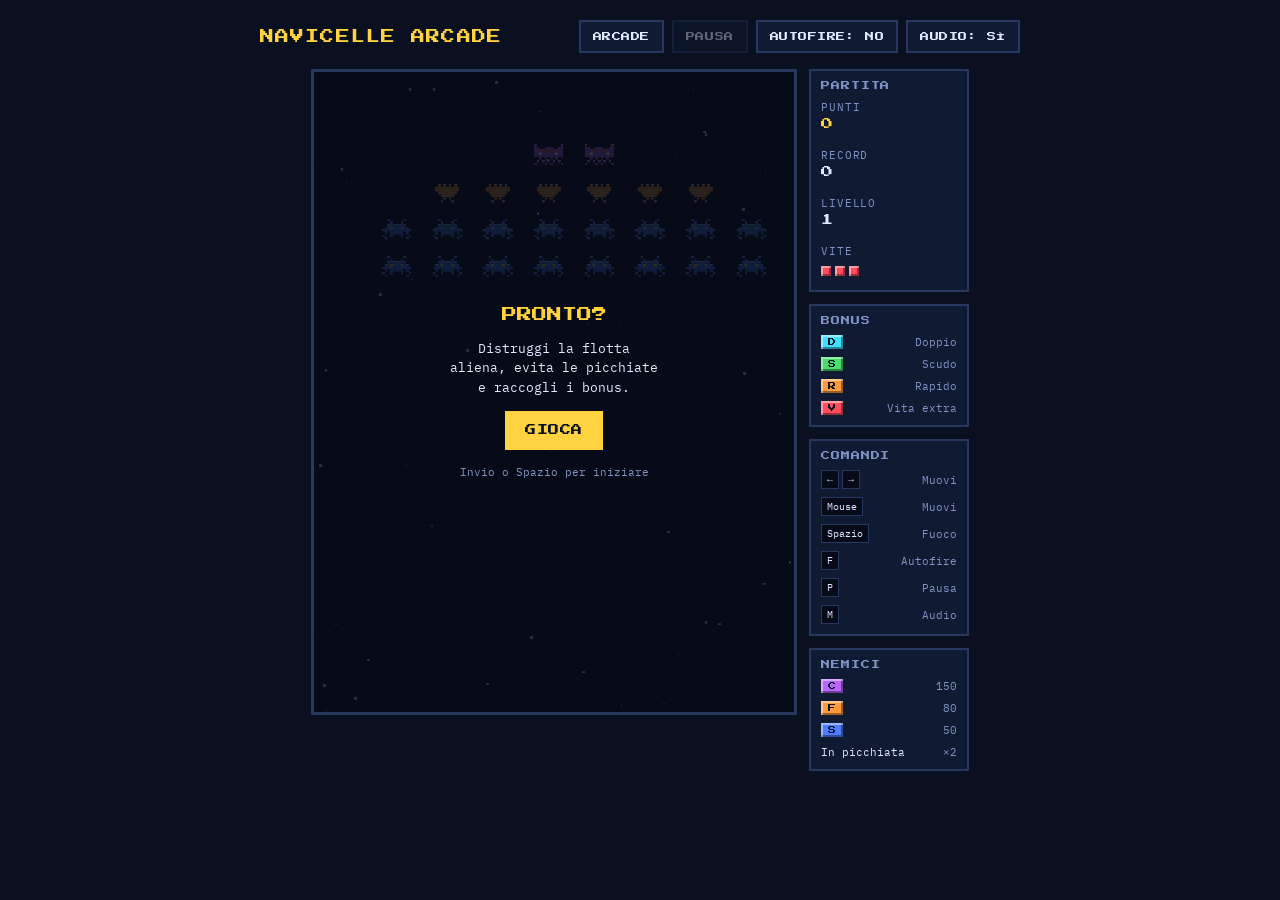
<file: navicelle/index.html>
<!doctype html><html><head><meta charset=utf8><meta name=viewport content="width=device-width,initial-scale=1,viewport-fit=cover"><style>:root{color-scheme:light;box-sizing:border-box;padding-top:env(safe-area-inset-top,0px);padding-bottom:env(safe-area-inset-bottom,0px)}html{scroll-padding-top:env(safe-area-inset-top,0px)}body{margin:0;padding:0;font:14px -apple-system,BlinkMacSystemFont,sans-serif;background:#fff;color:#000}img{max-width:100%}[hidden]:not([hidden=until-found i]){display:none!important}</style><title>Navicelle Arcade</title>
<meta name="theme-color" content="#0a1020">
<link rel="manifest" href="../manifest.webmanifest">
<link rel="icon" type="image/png" sizes="192x192" href="../icons/icon-192.png">
<link rel="apple-touch-icon" href="../icons/apple-touch-icon.png">
<meta name="mobile-web-app-capable" content="yes">
<meta name="apple-mobile-web-app-capable" content="yes">
<meta name="apple-mobile-web-app-title" content="Arcade">
<meta name="apple-mobile-web-app-status-bar-style" content="black">
</head><body>
<script>
/* Layout smartphone: solo su dispositivi touch senza mouse (o con user agent mobile). Su PC non cambia nulla. */
(function () {
  var mq = window.matchMedia ? window.matchMedia('(hover: none) and (pointer: coarse)') : null;
  var ua = /Android|iPhone|iPod/i.test(navigator.userAgent || '');
  document.documentElement.classList.toggle('mobile', !!(mq && mq.matches) || ua);
})();
</script>
<link rel="stylesheet" href="../fonts/fonts.css">
<style>
/* Layout: colonne di informazioni ai lati di un campo 3:4; su smartphone le statistiche diventano una riga sopra il campo e i comandi stanno sotto. */
:root {
  --bg: #0a1020;
  --panel: #111a33;
  --line: #27375f;
  --fg: #e2eaff;
  --muted: #8193c4;
  --accent: #ffd23f;
  --on-accent: #0a1020;
  --well: #060b17;
  --grid: #101a30;
  --veil: rgba(6, 11, 23, 0.84);
  --scan: rgba(0, 0, 0, 0.16);
  --display: 'Press Start 2P', 'Courier New', monospace;
  --text: 'IBM Plex Mono', ui-monospace, 'Courier New', monospace;
  color-scheme: dark;
}
* { box-sizing: border-box; }
html { background: var(--bg); }
[hidden] { display: none !important; }
body {
  margin: 0;
  background: var(--bg);
  color: var(--fg);
  font-family: var(--text);
  font-size: 14px;
  padding-block: 20px;
  padding-left: max(16px, env(safe-area-inset-left, 0px));
  padding-right: max(16px, env(safe-area-inset-right, 0px));
  -webkit-tap-highlight-color: transparent;
}
.app { max-width: 760px; margin: 0 auto; display: flex; flex-direction: column; gap: 16px; }
header { display: flex; justify-content: space-between; align-items: center; gap: 12px; flex-wrap: wrap; }
h1 { margin: 0; font-family: var(--display); font-size: 14px; font-weight: 400; letter-spacing: 0.08em; color: var(--accent); text-transform: uppercase; }
.top-actions { display: flex; gap: 8px; }

.btn {
  font-family: var(--display); font-size: 9px; letter-spacing: 0.06em; text-transform: uppercase;
  color: var(--fg); background: var(--panel); border: 2px solid var(--line);
  padding: 10px 12px; cursor: pointer; border-radius: 0;
}
.btn:hover:not(:disabled) { border-color: var(--accent); }
.btn:active:not(:disabled) { transform: translateY(1px); }
.btn:disabled { opacity: 0.4; cursor: default; }
.btn:focus-visible { outline: 2px solid var(--accent); outline-offset: 2px; }
.btn.primary { background: var(--accent); color: var(--on-accent); border-color: var(--accent); font-size: 11px; padding: 12px 18px; }

.game {
  display: grid; gap: 12px; justify-content: center; align-items: start;
  grid-template-columns: auto 160px;
  grid-template-rows: auto auto auto 1fr;
  grid-template-areas: "board stats" "board bonus" "board help" "board foes";
}
.panel { background: var(--panel); border: 2px solid var(--line); padding: 10px; min-width: 0; }
.panel h2 { margin: 0 0 10px; font-family: var(--display); font-size: 9px; font-weight: 400; letter-spacing: 0.1em; color: var(--muted); text-transform: uppercase; }
.stats { grid-area: stats; }
.bonus { grid-area: bonus; }
.help { grid-area: help; }
.foes { grid-area: foes; }

.stat-list { margin: 0; display: flex; flex-direction: column; gap: 12px; }
.stat-list div { display: flex; flex-direction: column; gap: 4px; min-width: 0; }
.stat-list dt { font-size: 11px; color: var(--muted); text-transform: uppercase; letter-spacing: 0.08em; }
.stat-list dd { margin: 0; font-family: var(--display); font-size: 12px; font-variant-numeric: tabular-nums; overflow-wrap: anywhere; min-height: 18px; }
#score { color: var(--accent); }
.pips { display: flex; gap: 4px; align-items: center; min-height: 18px; }
.pip { width: 10px; height: 10px; background: #ff4d5e; box-shadow: inset 2px 2px 0 rgba(255,255,255,0.45), inset -2px -2px 0 rgba(0,0,0,0.4); }

.keys { margin: 0; display: flex; flex-direction: column; gap: 8px; font-size: 11px; }
.keys div { display: flex; justify-content: space-between; align-items: center; gap: 8px; }
.keys dt { display: flex; gap: 3px; flex-wrap: wrap; align-items: center; }
.keys dd { margin: 0; color: var(--muted); text-align: right; font-variant-numeric: tabular-nums; }
kbd { font-family: var(--text); font-size: 10px; background: var(--well); border: 1px solid var(--line); padding: 2px 5px; color: var(--fg); }
.chip { display: inline-block; width: 22px; height: 14px; line-height: 14px; text-align: center; font-family: var(--display); font-size: 8px; color: var(--on-accent); background: var(--c); box-shadow: inset 2px 2px 0 rgba(255,255,255,0.45), inset -2px -2px 0 rgba(0,0,0,0.4); }

.board-area { grid-area: board; display: flex; justify-content: center; align-items: flex-start; min-width: 0; }
.board-wrap { position: relative; border: 3px solid var(--line); background: var(--well); line-height: 0; }
#board { display: block; height: min(72vh, 640px); height: min(72svh, 640px); aspect-ratio: 3 / 4; width: auto; touch-action: none; cursor: none; image-rendering: pixelated; }
.board-wrap::after { content: ""; position: absolute; inset: 0; z-index: 2; pointer-events: none; background: repeating-linear-gradient(to bottom, transparent 0 2px, var(--scan) 2px 3px); }

.toast { position: absolute; z-index: 4; left: 0; right: 0; top: 50%; text-align: center; font-family: var(--display); font-size: 13px; line-height: 1.4; color: var(--accent); text-shadow: 2px 2px 0 var(--well); opacity: 0; transition: opacity 0.2s; pointer-events: none; }
.toast.show { opacity: 1; }

.overlay { position: absolute; inset: 0; z-index: 5; display: flex; flex-direction: column; align-items: center; justify-content: center; gap: 14px; padding: 20px; text-align: center; background: var(--veil); line-height: 1.5; }
.ov-title { margin: 0; font-family: var(--display); font-size: 15px; line-height: 1.4; color: var(--accent); text-transform: uppercase; text-wrap: balance; }
.ov-sub { margin: 0; font-size: 13px; max-width: 26ch; }
.ov-hint { margin: 0; font-size: 11px; color: var(--muted); }

.touch { display: none; }
.touch-group { display: grid; grid-template-columns: 1fr 1.4fr 1fr; gap: 8px; width: 100%; }
.pad { min-height: 56px; font-size: 11px; touch-action: none; user-select: none; -webkit-user-select: none; }

@media (max-width: 700px) {
  .game { grid-template-columns: 1fr; grid-template-rows: none; grid-template-areas: "stats" "board" "bonus"; gap: 8px; }
  .help, .foes { display: none; }
  .stat-list { display: grid; grid-template-columns: repeat(4, 1fr); gap: 8px; }
  .stat-list dd { font-size: 10px; }
  #board { height: min(60vh, 560px); height: min(60svh, 560px); }
}

/* ---- Smartphone: la classe .mobile sul root si attiva solo su dispositivi touch senza mouse ---- */
html.mobile, .mobile body { height: 100%; overflow: hidden; overscroll-behavior: none; }
.mobile body {
  padding-block: 8px;
  touch-action: manipulation;
  -webkit-user-select: none; user-select: none; -webkit-touch-callout: none;
}
.mobile .app {
  display: grid; height: 100%; max-width: 560px; gap: 8px;
  grid-template-columns: minmax(0, 1fr);
  grid-template-rows: auto auto minmax(0, 1fr) auto;
  grid-template-areas: "hdr" "stats" "board" "pad";
}
.mobile .game { display: contents; }
.mobile h1 { display: none; }
.mobile header { grid-area: hdr; display: block; }
.mobile .top-actions { gap: 8px; }
.mobile .top-actions .btn { flex: 1; padding: 8px 10px; }
.mobile .help, .mobile .bonus, .mobile .foes, .mobile .stats h2, .mobile .ov-hint { display: none; }
.mobile .stats { padding: 6px 8px; }
.mobile .stat-list { display: grid; grid-template-columns: repeat(4, 1fr); gap: 8px; }
.mobile .stat-list div { gap: 2px; }
.mobile .stat-list dt { font-size: 9px; }
.mobile .stat-list dd { font-family: var(--text); font-weight: 600; font-size: 13px; min-height: 18px; }
.mobile .board-area { position: relative; align-items: stretch; overflow: hidden; min-height: 0; }
.mobile .board-wrap { position: absolute; left: 50%; top: 50%; transform: translate(-50%, -50%); }
.mobile #board { cursor: default; }
.mobile .overlay { gap: 10px; padding: 12px; }
.mobile .ov-title, .mobile .ov-sub { font-size: 11px; }
.mobile .toast { font-size: 10px; }
.mobile .touch { grid-area: pad; display: flex; flex-direction: column; gap: 8px; width: 100%; }
.mobile .pad { min-height: 52px; font-size: 9px; padding-inline: 4px; white-space: nowrap; }
.mobile .pad.arrow { font-family: var(--text); font-size: 22px; font-weight: 600; }
@media (orientation: landscape) {
  .mobile .app {
    max-width: none; gap: 8px 12px;
    grid-template-columns: minmax(0, 1fr) calc((100vh - 24px) * 0.75) minmax(0, 1fr);
    grid-template-columns: minmax(0, 1fr) calc((100dvh - 24px) * 0.75) minmax(0, 1fr);
    grid-template-rows: auto auto minmax(0, 1fr);
    grid-template-areas: "hdr board pad" "stats board pad" ". board pad";
  }
  .mobile .stat-list { grid-template-columns: 1fr 1fr; }
  .mobile .touch-group { grid-template-columns: 1fr 1fr; }
  .mobile .pad[data-act="fire"] { grid-column: 1 / -1; order: -1; }
}
@media (prefers-reduced-motion: reduce) { .toast { transition: none; } }
a.btn { display: inline-block; text-align: center; text-decoration: none; }
</style>

<div class="app">
  <header>
    <h1>Navicelle Arcade</h1>
    <div class="top-actions">
      <a class="btn" id="homeBtn" href="../">Arcade</a>
      <button class="btn" id="pauseBtn" type="button" disabled>Pausa</button>
      <button class="btn" id="autoBtn" type="button" aria-pressed="false">Autofire: no</button>
      <button class="btn" id="muteBtn" type="button" aria-pressed="false">Audio: sì</button>
    </div>
  </header>

  <main class="game">
    <section class="panel stats">
      <h2>Partita</h2>
      <dl class="stat-list">
        <div><dt>Punti</dt><dd id="score">0</dd></div>
        <div><dt>Record</dt><dd id="best">0</dd></div>
        <div><dt>Livello</dt><dd id="level">1</dd></div>
        <div><dt>Vite</dt><dd class="pips" id="lives" aria-label="Vite"></dd></div>
      </dl>
    </section>

    <div class="board-area">
      <div class="board-wrap">
        <canvas id="board" width="720" height="960" role="img" aria-label="Campo di gioco"></canvas>
        <div class="toast" id="toast" aria-live="polite"></div>
        <div class="overlay" id="overlay">
          <p class="ov-title" id="ovTitle">Pronto?</p>
          <p class="ov-sub" id="ovSub">Distruggi la flotta aliena, evita le picchiate e raccogli i bonus.</p>
          <button class="btn primary" id="ovBtn" type="button">Gioca</button>
          <p class="ov-hint" id="ovHint">Invio o Spazio per iniziare</p>
        </div>
      </div>
    </div>

    <section class="panel bonus">
      <h2>Bonus</h2>
      <dl class="keys">
        <div><dt><span class="chip" style="--c:#3fe0ff">D</span></dt><dd>Doppio</dd></div>
        <div><dt><span class="chip" style="--c:#4ade6a">S</span></dt><dd>Scudo</dd></div>
        <div><dt><span class="chip" style="--c:#ff9a3c">R</span></dt><dd>Rapido</dd></div>
        <div><dt><span class="chip" style="--c:#ff4d5e">V</span></dt><dd>Vita extra</dd></div>
      </dl>
    </section>
    <section class="panel help">
      <h2>Comandi</h2>
      <dl class="keys">
        <div><dt><kbd>←</kbd><kbd>→</kbd></dt><dd>Muovi</dd></div>
        <div><dt><kbd>Mouse</kbd></dt><dd>Muovi</dd></div>
        <div><dt><kbd>Spazio</kbd></dt><dd>Fuoco</dd></div>
        <div><dt><kbd>F</kbd></dt><dd>Autofire</dd></div>
        <div><dt><kbd>P</kbd></dt><dd>Pausa</dd></div>
        <div><dt><kbd>M</kbd></dt><dd>Audio</dd></div>
      </dl>
    </section>
    <section class="panel foes">
      <h2>Nemici</h2>
      <dl class="keys">
        <div><dt><span class="chip" style="--c:#b866ff">C</span></dt><dd>150</dd></div>
        <div><dt><span class="chip" style="--c:#ff9a3c">F</span></dt><dd>80</dd></div>
        <div><dt><span class="chip" style="--c:#4d7cff">S</span></dt><dd>50</dd></div>
        <div><dt>In picchiata</dt><dd>×2</dd></div>
      </dl>
    </section>
  </main>

  <div class="touch" role="group" aria-label="Comandi touch">
    <div class="touch-group">
      <button class="btn pad arrow" type="button" data-act="left" aria-label="Sinistra">←</button>
      <button class="btn pad" type="button" data-act="fire">Fuoco</button>
      <button class="btn pad arrow" type="button" data-act="right" aria-label="Destra">→</button>
    </div>
  </div>
</div>

<script>
(() => {
  'use strict';

  const W = 360, H = 480, SC = 2;
  const DX = 38, DY = 28, X0 = 47, Y0 = 62;
  const PY = H - 42;
  const SHIP_SPEED = 230, BULLET_SPEED = 430;
  const ENTER_T = 2.2;
  const MAX_LIVES = 5;
  const STORAGE_KEY = 'navicelle-arcade-record';

  const $ = (id) => document.getElementById(id);
  const boardCv = $('board');
  const ctx = boardCv.getContext('2d');
  ctx.imageSmoothingEnabled = false;
  const overlay = $('overlay'), ovTitle = $('ovTitle'), ovSub = $('ovSub'), ovBtn = $('ovBtn'), ovHint = $('ovHint');
  const pauseBtn = $('pauseBtn'), autoBtn = $('autoBtn'), muteBtn = $('muteBtn'), toastEl = $('toast'), livesEl = $('lives');
  const rootEl = document.documentElement;
  const areaEl = document.querySelector('.board-area');

  const css = getComputedStyle(rootEl);
  const tok = (name, fallback) => css.getPropertyValue(name).trim() || fallback;
  const WELL = tok('--well', '#060b17'), ACCENT = tok('--accent', '#ffd23f');
  const reduceMotion = window.matchMedia('(prefers-reduced-motion: reduce)').matches;
  const mobileMQ = window.matchMedia('(hover: none) and (pointer: coarse)');
  const detectMobile = () => mobileMQ.matches || /Android|iPhone|iPod/i.test(navigator.userAgent || '');
  const fmt = (n) => n.toLocaleString('it-IT');
  const clamp = (v, a, b) => Math.max(a, Math.min(b, v));
  const rnd = (a, b) => a + Math.random() * (b - a);

  // ---- Ondate ------------------------------------------------------------
  // C comandante (2 colpi), F falena, S scarabeo. Il punto è una casella vuota.
  const LEVELS = [
    ['...CC...', '.FFFFFF.', 'SSSSSSSS', 'SSSSSSSS'],
    ['.CCCCCC.', 'FFFFFFFF', 'FFFFFFFF', 'SSSSSSSS', '.SSSSSS.'],
    ['C.CCCC.C', '.FFFFFF.', 'F.FFFF.F', 'SSSSSSSS', 'S.SSSS.S'],
    ['CCCCCCCC', 'FFFFFFFF', '.SSSSSS.', 'FFFFFFFF', 'SSSSSSSS'],
    ['...CC...', '..CFFC..', '.CFSSFC.', 'CFSSSSFC', '.CFSSFC.', '..CFFC..'],
    ['C.C.C.C.', '.F.F.F.F', 'S.S.S.S.', '.F.F.F.F', 'C.C.C.C.']
  ];
  const ENEMY = {
    C: { hp: 2, pts: 150, c: '#b866ff' },
    F: { hp: 1, pts: 80, c: '#ff9a3c' },
    S: { hp: 1, pts: 50, c: '#4d7cff' }
  };
  const POW = {
    D: { c: '#3fe0ff', n: 'Doppio' },
    S: { c: '#4ade6a', n: 'Scudo' },
    R: { c: '#ff9a3c', n: 'Rapido' },
    V: { c: '#ff4d5e', n: 'Vita extra' }
  };
  const POW_BAG = ['D', 'D', 'D', 'S', 'S', 'S', 'R', 'R', 'R', 'V'];

  // ---- Colori e sprite ---------------------------------------------------
  function mix(hex, target, p) {
    const n = parseInt(hex.slice(1), 16);
    const ch = [n >> 16, (n >> 8) & 255, n & 255].map((c) => Math.round(c + (target - c) * p));
    return 'rgb(' + ch.join(',') + ')';
  }
  const shadeCache = {};
  function shade(hex) {
    return shadeCache[hex] || (shadeCache[hex] = { base: hex, light: mix(hex, 255, 0.55), dark: mix(hex, 0, 0.45) });
  }
  function bevel(x, y, w, h, hex, b) {
    const c = shade(hex);
    ctx.fillStyle = c.base; ctx.fillRect(x, y, w, h);
    ctx.fillStyle = c.light; ctx.fillRect(x, y, w, b); ctx.fillRect(x, y, b, h);
    ctx.fillStyle = c.dark; ctx.fillRect(x, y + h - b, w, b); ctx.fillRect(x + w - b, y, b, h);
  }

  // Sprite 11x8, ogni cella vale 2 px logici (4 px reali). 1 colore base, 2 dettaglio, 3 occhi o luce.
  const S_SHIP = [
    '.....1.....', '.....1.....', '....131....', '1...111...1',
    '1..11111..1', '11.11111.11', '11111111111', '1.2.111.2.1'
  ];
  const S_BEETLE = [[
    '..1.....1..', '...1...1...', '..1111111..', '.112111211.',
    '11111111111', '1.1111111.1', '1.1.....1.1', '...11.11...'
  ], [
    '..1.....1..', '...1...1...', '..1111111..', '.112111211.',
    '11111111111', '.1.11111.1.', '1..1...1..1', '.1.......1.'
  ]];
  const S_MOTH = [[
    '11.......11', '111.1.1.111', '11111111111', '.111121111.',
    '..1111111..', '...11211...', '....1.1....', '...1...1...'
  ], [
    '...........', '..1.1.1.1..', '.111111111.', '.111121111.',
    '..1111111..', '...11211...', '....1.1....', '...1...1...'
  ]];
  const S_CMD = [[
    '1.........1', '11..111..11', '11122122111', '11311111311',
    '11111111111', '.1.1.1.1.1.', '..1.1.1.1..', '...1...1...'
  ], [
    '1.........1', '11..111..11', '11122122111', '11311111311',
    '11111111111', '..1.1.1.1..', '.1.1.1.1.1.', '1...1.1...1'
  ]];
  const CELL = 4;
  function makeSprite(rows, pal) {
    const w = rows[0].length, h = rows.length;
    const cv = document.createElement('canvas');
    cv.width = w * CELL; cv.height = h * CELL;
    const c = cv.getContext('2d');
    for (let y = 0; y < h; y++) {
      for (let x = 0; x < w; x++) {
        const col = pal[rows[y][x]];
        if (!col) continue;
        const px = x * CELL, py = y * CELL, s = shade(col);
        c.fillStyle = col; c.fillRect(px, py, CELL, CELL);
        if (!(y > 0 && pal[rows[y - 1][x]])) { c.fillStyle = s.light; c.fillRect(px, py, CELL, 1); }
        if (!(y < h - 1 && pal[rows[y + 1][x]])) { c.fillStyle = s.dark; c.fillRect(px, py + CELL - 1, CELL, 1); }
      }
    }
    return cv;
  }
  const WHITE = { 1: '#ffffff', 2: '#ffffff', 3: '#ffffff' };
  const PAL = {
    ship: { 1: '#3fe0ff', 2: '#ffd23f', 3: '#ffffff' },
    S: { 1: '#4d7cff', 2: '#ffd23f' },
    F: { 1: '#ff9a3c', 2: '#ffd23f' },
    C: { 1: '#b866ff', 2: '#ff4d5e', 3: '#ffffff' },
    C2: { 1: '#8fa0d8', 2: '#ff4d5e', 3: '#ffffff' }
  };
  const SPR = {
    ship: makeSprite(S_SHIP, PAL.ship),
    shipFlash: makeSprite(S_SHIP, WHITE),
    S: S_BEETLE.map((r) => makeSprite(r, PAL.S)),
    F: S_MOTH.map((r) => makeSprite(r, PAL.F)),
    C: S_CMD.map((r) => makeSprite(r, PAL.C)),
    C2: S_CMD.map((r) => makeSprite(r, PAL.C2)),
    flash: {
      S: S_BEETLE.map((r) => makeSprite(r, WHITE)),
      F: S_MOTH.map((r) => makeSprite(r, WHITE)),
      C: S_CMD.map((r) => makeSprite(r, WHITE))
    }
  };
  const sprite = (cv, x, y) => ctx.drawImage(cv, Math.round((x - cv.width / SC / 2) * 2) / 2, Math.round((y - cv.height / SC / 2) * 2) / 2, cv.width / SC, cv.height / SC);

  // ---- Stato -------------------------------------------------------------
  let enemies = [], pbullets = [], ebullets = [], capsules = [], particles = [];
  const ship = { x: W / 2, dead: false, deadT: 0, inv: 0, shield: false, cd: 0 };
  let score = 0, best = 0, level = 1, lives = 3;
  let dblT = 0, rapT = 0;
  let autoFire = false;
  let diveT = 3, fireT = 2, waveClearT = -1, gt = 0;
  let state = 'idle'; // idle | playing | paused | over
  const keys = { left: false, right: false, fire: false };
  let last = performance.now();

  const stars = Array.from({ length: 70 }, () => {
    const layer = (Math.random() * 3) | 0;
    return { x: Math.random() * W, y: Math.random() * H, layer, sp: 14 + layer * 26, c: ['#27375f', '#8193c4', '#e2eaff'][layer] };
  });

  // ---- Audio -------------------------------------------------------------
  let actx = null, muted = false;
  function audio() {
    if (!actx) { try { actx = new (window.AudioContext || window.webkitAudioContext)(); } catch (e) { actx = null; } }
    if (actx && actx.state === 'suspended') actx.resume();
    return actx;
  }
  function tone(freq, dur, type, vol, when, slideTo) {
    if (muted || !actx) return;
    const t = actx.currentTime + (when || 0);
    const o = actx.createOscillator(), g = actx.createGain();
    o.type = type || 'square';
    o.frequency.setValueAtTime(freq, t);
    if (slideTo) o.frequency.exponentialRampToValueAtTime(slideTo, t + dur);
    g.gain.setValueAtTime(vol || 0.04, t);
    g.gain.exponentialRampToValueAtTime(0.0001, t + dur);
    o.connect(g); g.connect(actx.destination);
    o.start(t); o.stop(t + dur + 0.02);
  }
  function noise(dur, vol, when) {
    if (muted || !actx) return;
    const n = Math.floor(actx.sampleRate * dur);
    const buf = actx.createBuffer(1, n, actx.sampleRate), d = buf.getChannelData(0);
    for (let i = 0; i < n; i++) d[i] = (Math.random() * 2 - 1) * (1 - i / n);
    const s = actx.createBufferSource(), g = actx.createGain();
    s.buffer = buf; g.gain.value = vol;
    s.connect(g); g.connect(actx.destination);
    s.start(actx.currentTime + (when || 0));
  }
  const sfx = {
    shoot: () => tone(900, 0.07, 'square', 0.022, 0, 320),
    hit: () => tone(210, 0.05, 'triangle', 0.05),
    boom: () => { noise(0.2, 0.05); tone(190, 0.18, 'sawtooth', 0.03, 0, 45); },
    eshoot: () => tone(320, 0.1, 'square', 0.016, 0, 140),
    dive: () => tone(520, 0.4, 'sawtooth', 0.014, 0, 170),
    shield: () => tone(200, 0.25, 'triangle', 0.05, 0, 760),
    power: () => { [523, 784, 1047].forEach((f, i) => tone(f, 0.08, 'square', 0.035, i * 0.06)); },
    life: () => { noise(0.7, 0.07); tone(160, 0.7, 'sawtooth', 0.05, 0, 30); },
    level: () => { [659, 784, 988, 1319].forEach((f, i) => tone(f, 0.1, 'square', 0.04, i * 0.08)); },
    over: () => tone(330, 0.9, 'sawtooth', 0.05, 0, 40)
  };

  // ---- Ondate ------------------------------------------------------------
  function loadWave(demo) {
    const pat = LEVELS[(level - 1) % LEVELS.length];
    enemies = []; ebullets = []; pbullets = []; capsules = [];
    let n = 0;
    for (let r = 0; r < pat.length; r++) {
      for (let c = 0; c < 8; c++) {
        const def = ENEMY[pat[r].charAt(c)];
        if (!def) continue;
        const squad = Math.floor(n / 6), k = n % 6;
        n++;
        enemies.push({
          type: pat[r].charAt(c), r, c, hp: def.hp, maxHp: def.hp, pts: def.pts, col: def.c,
          state: demo ? 'form' : 'wait', delay: 0.5 + squad * 0.85 + k * 0.14, dir: squad % 2 ? 1 : -1,
          t: 0, x: 0, y: 0, hx: 0, hy: 0, vx: 0, flash: 0, shots: 0, fireAt: 0
        });
      }
    }
    diveT = 3.5; fireT = 2.5; waveClearT = -1;
  }

  function bez(a, b, c, d, u) {
    const v = 1 - u;
    return v * v * v * a + 3 * v * v * u * b + 3 * v * u * u * c + u * u * u * d;
  }

  const ebSpeed = () => Math.min(220, 120 + level * 10);
  const maxEB = () => Math.min(8, 3 + level);

  function enemyShoot(e) {
    if (ebullets.length >= maxEB()) return;
    const sp = ebSpeed();
    const dy = Math.max(80, PY - e.y);
    const vx = clamp((ship.x - e.x) / dy * sp * 0.6, -sp * 0.5, sp * 0.5);
    ebullets.push({ x: e.x, y: e.y + 8, vx, vy: sp });
    sfx.eshoot();
  }

  function startDive(e) {
    e.state = 'dive'; e.t = 0; e.vx = 0;
    e.dir = e.x < ship.x ? -1 : 1;
    e.shots = level >= 3 ? 2 : 1;
    e.fireAt = rnd(0.9, 1.6);
    sfx.dive();
  }

  function diveStep(e, dt) {
    e.t += dt;
    const sp = Math.min(230, 140 + level * 8);
    let vy;
    if (e.t < 0.5) { e.vx = e.dir * 100; vy = -55; }
    else if (e.t < 1.1) { const k = (e.t - 0.5) / 0.6; e.vx = e.dir * 100 * (1 - k); vy = -55 + (sp + 55) * k; }
    else {
      vy = sp;
      if (e.y < PY - 120) {
        const want = clamp((ship.x - e.x) * 1.4, -120, 120);
        e.vx += (want - e.vx) * Math.min(1, dt * 3);
      }
    }
    e.x = clamp(e.x + (e.vx + Math.sin(e.t * 7) * 28) * dt, 8, W - 8);
    e.y += vy * dt;
    if (e.shots > 0 && e.t > e.fireAt && e.y < PY - 130 && !ship.dead) {
      e.shots--; e.fireAt = e.t + 0.7; enemyShoot(e);
    }
    if (e.y > H + 20) { e.state = 'return'; e.t = 0; e.y = -24; e.x = e.hx; }
  }

  function addBurst(x, y, color, n, speed) {
    const count = reduceMotion ? Math.min(4, n) : n;
    for (let i = 0; i < count; i++) {
      const a = Math.random() * Math.PI * 2, s = rnd(speed * 0.25, speed);
      particles.push({ x, y, vx: Math.cos(a) * s, vy: Math.sin(a) * s, life: rnd(0.35, 0.6), color });
    }
  }

  function killEnemy(e, bonus) {
    e.dead = true;
    score += e.pts * (e.state === 'dive' ? 2 : 1);
    addBurst(e.x, e.y, e.col, 14, 120);
    addBurst(e.x, e.y, '#ffffff', 4, 70);
    sfx.boom();
    if (bonus && Math.random() < (e.state === 'dive' ? 0.25 : 0.12)) {
      capsules.push({ x: e.x, y: e.y, type: POW_BAG[(Math.random() * POW_BAG.length) | 0] });
    }
    updateStats();
  }
  function hitEnemy(e) {
    e.hp--;
    if (e.hp > 0) { e.flash = 0.12; sfx.hit(); return; }
    killEnemy(e, true);
  }

  function hitPlayer() {
    if (ship.shield) {
      ship.shield = false; ship.inv = 0.9;
      addBurst(ship.x, PY, '#4ade6a', 12, 110);
      sfx.shield();
      toast('Scudo perso');
      return;
    }
    lives--;
    ship.dead = true; ship.deadT = 1.5;
    dblT = 0; rapT = 0;
    ebullets = [];
    addBurst(ship.x, PY, '#3fe0ff', 18, 150);
    addBurst(ship.x, PY, '#ffd23f', 12, 110);
    addBurst(ship.x, PY, '#ffffff', 6, 80);
    sfx.life();
    if (lives === 1) toast('Ultima vita');
    updateStats();
  }

  function collect(type) {
    sfx.power();
    if (type === 'D') dblT = 12;
    else if (type === 'R') rapT = 10;
    else if (type === 'S') ship.shield = true;
    else if (type === 'V') lives = Math.min(MAX_LIVES, lives + 1);
    score += 50;
    toast(POW[type].n);
    updateStats();
  }

  function tryFire(dt) {
    ship.cd -= dt;
    if ((!keys.fire && !autoFire) || ship.cd > 0) return;
    const dbl = dblT > 0;
    if (pbullets.length + (dbl ? 2 : 1) > (dbl ? 6 : 3)) return;
    ship.cd = rapT > 0 ? 0.12 : 0.22;
    if (dbl) { pbullets.push({ x: ship.x - 6, y: PY - 10 }, { x: ship.x + 6, y: PY - 10 }); }
    else pbullets.push({ x: ship.x, y: PY - 10 });
    sfx.shoot();
  }

  // ---- Aggiornamento -----------------------------------------------------
  function update(dt) {
    if (state === 'paused') return;
    gt += dt;
    const live = state === 'playing';

    const mult = reduceMotion ? 0 : 1;
    stars.forEach((s) => { s.y += s.sp * dt * mult; if (s.y > H) { s.y = 0; s.x = Math.random() * W; } });
    particles.forEach((p) => { p.life -= dt; p.x += p.vx * dt; p.y += p.vy * dt; });
    particles = particles.filter((p) => p.life > 0);

    // Nemici
    const sway = Math.sin(gt * 0.9) * 16;
    let divers = 0, entering = 0;
    for (const e of enemies) {
      e.hx = X0 + e.c * DX + sway; e.hy = Y0 + e.r * DY;
      if (e.flash > 0) e.flash -= dt;
      if (e.state === 'wait') {
        entering++;
        if (live) { e.delay -= dt; if (e.delay <= 0) { e.state = 'enter'; e.t = 0; } }
      } else if (e.state === 'enter') {
        entering++;
        e.t += dt;
        const u = Math.min(1, e.t / ENTER_T);
        e.x = bez(W / 2 + e.dir * 150, W / 2 - e.dir * 190, W / 2 + e.dir * 190, e.hx, u);
        e.y = bez(-24, 250, 330, e.hy, u);
        if (u >= 1) e.state = 'form';
      } else if (e.state === 'form') {
        e.x = e.hx; e.y = e.hy;
      } else if (e.state === 'dive') {
        divers++;
        if (live) diveStep(e, dt);
      } else if (e.state === 'return') {
        e.t += dt;
        const u = Math.min(1, e.t / 0.9);
        e.x = e.hx; e.y = -24 + (e.hy + 24) * (1 - (1 - u) * (1 - u));
        if (u >= 1) e.state = 'form';
      }
    }
    if (!live) return;

    // Picchiate e fuoco della formazione
    if (waveClearT < 0) {
      diveT -= dt;
      if (diveT <= 0) {
        const formed = enemies.filter((e) => e.state === 'form');
        const maxD = Math.min(5, 1 + Math.floor((level + 1) / 2)) + (enemies.length <= 4 ? 1 : 0);
        if (entering === 0 && formed.length && divers < maxD) {
          const n = Math.min(maxD - divers, 1 + (level >= 4 && Math.random() < 0.5 ? 1 : 0));
          for (let i = 0; i < n && formed.length; i++) startDive(formed.splice((Math.random() * formed.length) | 0, 1)[0]);
        }
        diveT = clamp(3.4 - level * 0.25, 1.1, 3.4) * rnd(0.7, 1.3);
      }
      fireT -= dt;
      if (fireT <= 0) {
        if (level >= 2 && entering === 0) {
          const formed = enemies.filter((e) => e.state === 'form');
          if (formed.length && !ship.dead) enemyShoot(formed[(Math.random() * formed.length) | 0]);
        }
        fireT = Math.max(0.9, 2.4 - level * 0.2) * rnd(0.7, 1.3);
      }
    }

    // Navicella
    if (dblT > 0) dblT = Math.max(0, dblT - dt);
    if (rapT > 0) rapT = Math.max(0, rapT - dt);
    if (ship.dead) {
      ship.deadT -= dt;
      if (ship.deadT <= 0) {
        if (lives <= 0) { endGame(); return; }
        ship.dead = false; ship.inv = 2.2; ship.x = W / 2; ship.cd = 0.3;
      }
    } else {
      if (keys.left) ship.x -= SHIP_SPEED * dt;
      if (keys.right) ship.x += SHIP_SPEED * dt;
      ship.x = clamp(ship.x, 12, W - 12);
      if (ship.inv > 0) ship.inv -= dt;
      tryFire(dt);
    }

    // Proiettili e bonus
    pbullets.forEach((b) => { b.y -= BULLET_SPEED * dt; });
    pbullets = pbullets.filter((b) => b.y > -12);
    ebullets.forEach((b) => { b.x += b.vx * dt; b.y += b.vy * dt; });
    ebullets = ebullets.filter((b) => b.y < H + 10 && b.x > -10 && b.x < W + 10);
    capsules.forEach((c) => { c.y += 90 * dt; });

    // Colpi sui nemici
    for (const b of pbullets) {
      for (const e of enemies) {
        if (e.dead || e.state === 'wait') continue;
        if (Math.abs(b.x - e.x) < 12 && Math.abs(b.y - e.y) < 11) { b.dead = true; hitEnemy(e); break; }
      }
    }
    pbullets = pbullets.filter((b) => !b.dead);

    // Colpi sulla navicella
    if (!ship.dead && ship.inv <= 0) {
      for (const b of ebullets) {
        if (Math.abs(b.x - ship.x) < 8 && Math.abs(b.y - PY) < 9) { b.dead = true; hitPlayer(); break; }
      }
      if (!ship.dead) {
        for (const e of enemies) {
          if (e.state === 'dive' && !e.dead && Math.abs(e.x - ship.x) < 15 && Math.abs(e.y - PY) < 12) {
            killEnemy(e, false); hitPlayer(); break;
          }
        }
      }
    }
    ebullets = ebullets.filter((b) => !b.dead);
    enemies = enemies.filter((e) => !e.dead);

    capsules = capsules.filter((c) => {
      if (!ship.dead && Math.abs(c.x - ship.x) < 22 && Math.abs(c.y - PY) < 14) { collect(c.type); return false; }
      return c.y < H + 12;
    });

    // Fine ondata
    if (!enemies.length && waveClearT < 0 && !ship.dead) {
      waveClearT = 1.8;
      ebullets = [];
      score += 300 + 100 * level;
      sfx.level();
      toast('Ondata superata');
      updateStats();
    }
    if (waveClearT >= 0) {
      waveClearT -= dt;
      if (waveClearT < 0 && !ship.dead) {
        level++;
        loadWave(false);
        toast('Livello ' + level);
        updateStats();
      } else if (waveClearT < 0) waveClearT = 0.01;
    }
  }

  // ---- Disegno -----------------------------------------------------------
  function draw(now) {
    const g = ctx;
    g.setTransform(SC, 0, 0, SC, 0, 0);
    g.fillStyle = WELL; g.fillRect(0, 0, W, H);

    stars.forEach((s) => {
      g.fillStyle = s.c;
      const sz = s.layer === 2 ? 2 : 1;
      g.fillRect(Math.floor(s.x), Math.floor(s.y), sz, sz);
    });

    const fast = Math.floor(now / 120) % 2, slow = Math.floor(now / 380) % 2;
    for (const e of enemies) {
      if (e.state === 'wait') continue;
      const fr = e.state === 'form' ? slow : fast;
      const key = e.type === 'C' && e.hp < e.maxHp ? 'C2' : e.type;
      sprite(SPR[key][fr], e.x, e.y);
      if (e.flash > 0) { g.globalAlpha = 0.75; sprite(SPR.flash[e.type][fr], e.x, e.y); g.globalAlpha = 1; }
    }

    capsules.forEach((c) => {
      bevel(c.x - 15, c.y - 7, 30, 14, POW[c.type].c, 2);
      g.fillStyle = '#0a1020'; g.font = '8px "Press Start 2P", monospace'; g.textAlign = 'center'; g.textBaseline = 'middle';
      g.fillText(c.type, c.x, c.y + 1);
    });

    pbullets.forEach((b) => bevel(b.x - 1.5, b.y - 5, 3, 10, ACCENT, 1));
    ebullets.forEach((b) => {
      bevel(b.x - 2, b.y - 4, 4, 8, '#ff4d5e', 1);
      g.fillStyle = '#ffffff'; g.fillRect(b.x - 0.5, b.y - 2, 1, 3);
    });

    particles.forEach((p) => {
      g.globalAlpha = clamp(p.life / 0.4, 0, 1);
      g.fillStyle = p.color; g.fillRect(p.x - 1.5, p.y - 1.5, 3, 3);
    });
    g.globalAlpha = 1;

    if (!ship.dead && (state === 'playing' || state === 'paused') && (ship.inv <= 0 || Math.floor(now / 80) % 2 === 0)) {
      g.fillStyle = Math.floor(now / 60) % 2 ? '#ff9a3c' : ACCENT;
      g.fillRect(ship.x - 2, PY + 8, 4, 3 + (Math.floor(now / 60) % 2) * 2);
      sprite(SPR.ship, ship.x, PY);
      if (ship.shield) {
        g.strokeStyle = '#4ade6a'; g.lineWidth = 2;
        g.globalAlpha = 0.6 + 0.3 * Math.sin(now / 120);
        g.beginPath(); g.arc(ship.x, PY, 17, 0, Math.PI * 2); g.stroke();
        g.globalAlpha = 1;
      }
    }

    if (dblT > 0) { g.fillStyle = POW.D.c; g.fillRect(8, H - 8, 40 * dblT / 12, 3); }
    if (rapT > 0) { g.fillStyle = POW.R.c; g.fillRect(8, H - 13, 40 * rapT / 10, 3); }
  }

  function updateStats() {
    $('score').textContent = fmt(score);
    $('best').textContent = fmt(Math.max(best, score));
    $('level').textContent = String(level);
    livesEl.textContent = '';
    for (let i = 0; i < lives; i++) { const s = document.createElement('span'); s.className = 'pip'; livesEl.appendChild(s); }
    livesEl.setAttribute('aria-label', 'Vite: ' + lives);
  }

  // ---- Flusso di gioco ---------------------------------------------------
  function showOverlay(title, sub, btn, hint) {
    ovTitle.textContent = title; ovSub.textContent = sub; ovBtn.textContent = btn; ovHint.textContent = hint;
    overlay.hidden = false;
  }
  function releaseAll() { keys.left = keys.right = keys.fire = false; }
  function start() {
    audio();
    score = 0; level = 1; lives = 3; particles = [];
    dblT = 0; rapT = 0;
    ship.x = W / 2; ship.dead = false; ship.inv = 1; ship.shield = false; ship.cd = 0.3;
    loadWave(false);
    releaseAll();
    state = 'playing';
    overlay.hidden = true;
    pauseBtn.disabled = false; pauseBtn.textContent = 'Pausa';
    updateStats();
    toast('Livello 1');
    last = performance.now();
  }
  function pause() {
    if (state !== 'playing') return;
    state = 'paused'; releaseAll();
    showOverlay('Pausa', 'Il gioco è fermo.', 'Riprendi', 'P per riprendere');
    pauseBtn.textContent = 'Riprendi';
  }
  function resume() {
    if (state !== 'paused') return;
    state = 'playing'; overlay.hidden = true;
    pauseBtn.textContent = 'Pausa';
    last = performance.now();
  }
  function endGame() {
    state = 'over'; releaseAll();
    const record = score > best;
    if (record) { best = score; try { localStorage.setItem(STORAGE_KEY, String(best)); } catch (e) { /* ignore */ } }
    sfx.over();
    level = Math.max(1, level);
    const reached = level;
    loadWave(true);
    showOverlay('Fine partita', fmt(score) + ' punti · livello ' + reached + (record ? ' · Nuovo record!' : ''), 'Rigioca', 'Invio o Spazio per ricominciare');
    pauseBtn.disabled = true; pauseBtn.textContent = 'Pausa';
    updateStats();
  }
  function toggleMute() {
    muted = !muted;
    muteBtn.textContent = muted ? 'Audio: no' : 'Audio: sì';
    muteBtn.setAttribute('aria-pressed', String(muted));
  }

  function toggleAuto() {
    autoFire = !autoFire;
    autoBtn.textContent = autoFire ? 'Autofire: sì' : 'Autofire: no';
    autoBtn.setAttribute('aria-pressed', String(autoFire));
    autoBtn.style.borderColor = autoFire ? ACCENT : '';
    autoBtn.style.color = autoFire ? ACCENT : '';
  }

  let toastTimer = 0;
  function toast(text) {
    toastEl.textContent = text; toastEl.classList.add('show');
    clearTimeout(toastTimer);
    toastTimer = setTimeout(() => toastEl.classList.remove('show'), 1100);
  }

  // ---- Comandi -----------------------------------------------------------
  const KEYMAP = {
    ArrowLeft: 'left', KeyA: 'left', ArrowRight: 'right', KeyD: 'right',
    Space: 'fire', ArrowUp: 'fire', Enter: 'enter', KeyP: 'pause', Escape: 'pause', KeyM: 'mute', KeyF: 'auto'
  };

  function press(act) {
    if (act === 'mute') { toggleMute(); return; }
    if (act === 'auto') { toggleAuto(); return; }
    if (act === 'pause') { if (state === 'playing') pause(); else if (state === 'paused') resume(); return; }
    if (act === 'enter' || act === 'fire') {
      if (state === 'idle' || state === 'over') start();
      else if (state === 'paused') resume();
      else if (act === 'fire') keys.fire = true;
      return;
    }
    if (act === 'left' || act === 'right') keys[act] = true;
  }
  function release(act) { if (act === 'left' || act === 'right' || act === 'fire') keys[act] = false; }

  window.addEventListener('keydown', (e) => {
    if (e.metaKey || e.ctrlKey || e.altKey) return;
    const act = KEYMAP[e.code];
    if (!act) return;
    if ((e.code === 'Space' || e.code === 'Enter') && e.target instanceof Element && e.target.closest('button')) return;
    e.preventDefault();
    if (e.repeat) return;
    press(act);
  });
  window.addEventListener('keyup', (e) => { const act = KEYMAP[e.code]; if (act) release(act); });
  window.addEventListener('blur', releaseAll);
  document.addEventListener('visibilitychange', () => { if (document.hidden) pause(); });

  document.querySelectorAll('[data-act]').forEach((b) => {
    const act = b.dataset.act;
    b.addEventListener('pointerdown', (e) => {
      e.preventDefault();
      try { b.setPointerCapture(e.pointerId); } catch (err) { /* ignore */ }
      press(act);
    });
    const up = () => release(act);
    b.addEventListener('pointerup', up);
    b.addEventListener('pointercancel', up);
    b.addEventListener('lostpointercapture', up);
    b.addEventListener('contextmenu', (e) => e.preventDefault());
  });

  // Mouse: la navicella segue il puntatore, il clic spara. Touch: si trascina il dito sul campo e si spara finché resta premuto.
  let drag = null;
  const toLogical = (clientX) => { const r = boardCv.getBoundingClientRect(); return { x: (clientX - r.left) / r.width * W, k: W / r.width }; };
  boardCv.addEventListener('pointerdown', (e) => {
    try { boardCv.setPointerCapture(e.pointerId); } catch (err) { /* ignore */ }
    if (e.pointerType !== 'mouse') drag = { id: e.pointerId, x: e.clientX };
    press('fire');
  });
  boardCv.addEventListener('pointermove', (e) => {
    if (state !== 'playing' || ship.dead) return;
    if (e.pointerType === 'mouse') {
      ship.x = clamp(toLogical(e.clientX).x, 12, W - 12);
    } else if (drag && drag.id === e.pointerId) {
      ship.x = clamp(ship.x + (e.clientX - drag.x) * toLogical(0).k, 12, W - 12);
      drag.x = e.clientX;
    }
  });
  const endPointer = (e) => {
    if (drag && drag.id === e.pointerId) drag = null;
    release('fire');
  };
  boardCv.addEventListener('pointerup', endPointer);
  boardCv.addEventListener('pointercancel', endPointer);
  boardCv.addEventListener('contextmenu', (e) => e.preventDefault());

  ovBtn.addEventListener('click', () => { press('enter'); ovBtn.blur(); });
  pauseBtn.addEventListener('click', () => { press('pause'); pauseBtn.blur(); });
  muteBtn.addEventListener('click', () => { toggleMute(); muteBtn.blur(); });
  autoBtn.addEventListener('click', () => { toggleAuto(); autoBtn.blur(); });

  // Layout smartphone: il campo occupa tutto lo spazio libero mantenendo il rapporto 3:4.
  function fitBoard() {
    if (!rootEl.classList.contains('mobile')) {
      boardCv.style.removeProperty('width'); boardCv.style.removeProperty('height');
      return;
    }
    const w = Math.floor(Math.min(areaEl.clientWidth - 8, (areaEl.clientHeight - 8) * 0.75));
    if (w < 120) return;
    boardCv.style.width = w + 'px';
    boardCv.style.height = Math.floor(w * 4 / 3) + 'px';
  }
  function applyMode() { rootEl.classList.toggle('mobile', detectMobile()); fitBoard(); }
  if (mobileMQ.addEventListener) mobileMQ.addEventListener('change', applyMode); else if (mobileMQ.addListener) mobileMQ.addListener(applyMode);
  window.addEventListener('resize', fitBoard);
  if (window.ResizeObserver) new ResizeObserver(fitBoard).observe(areaEl);

  // ---- Avvio -------------------------------------------------------------
  try { best = Number(localStorage.getItem(STORAGE_KEY)) || 0; } catch (e) { best = 0; }
  loadWave(true);
  applyMode();
  updateStats();

  function frame(now) {
    const dt = Math.min(0.1, (now - last) / 1000);
    last = now;
    update(dt);
    draw(now);
    requestAnimationFrame(frame);
  }
  requestAnimationFrame(frame);
})();
</script>

<script>
if ('serviceWorker' in navigator) {
  window.addEventListener('load', function () {
    navigator.serviceWorker.register('../sw.js', { updateViaCache: 'none' }).catch(function () {});
  });
}
</script>
</body></html>
</file>
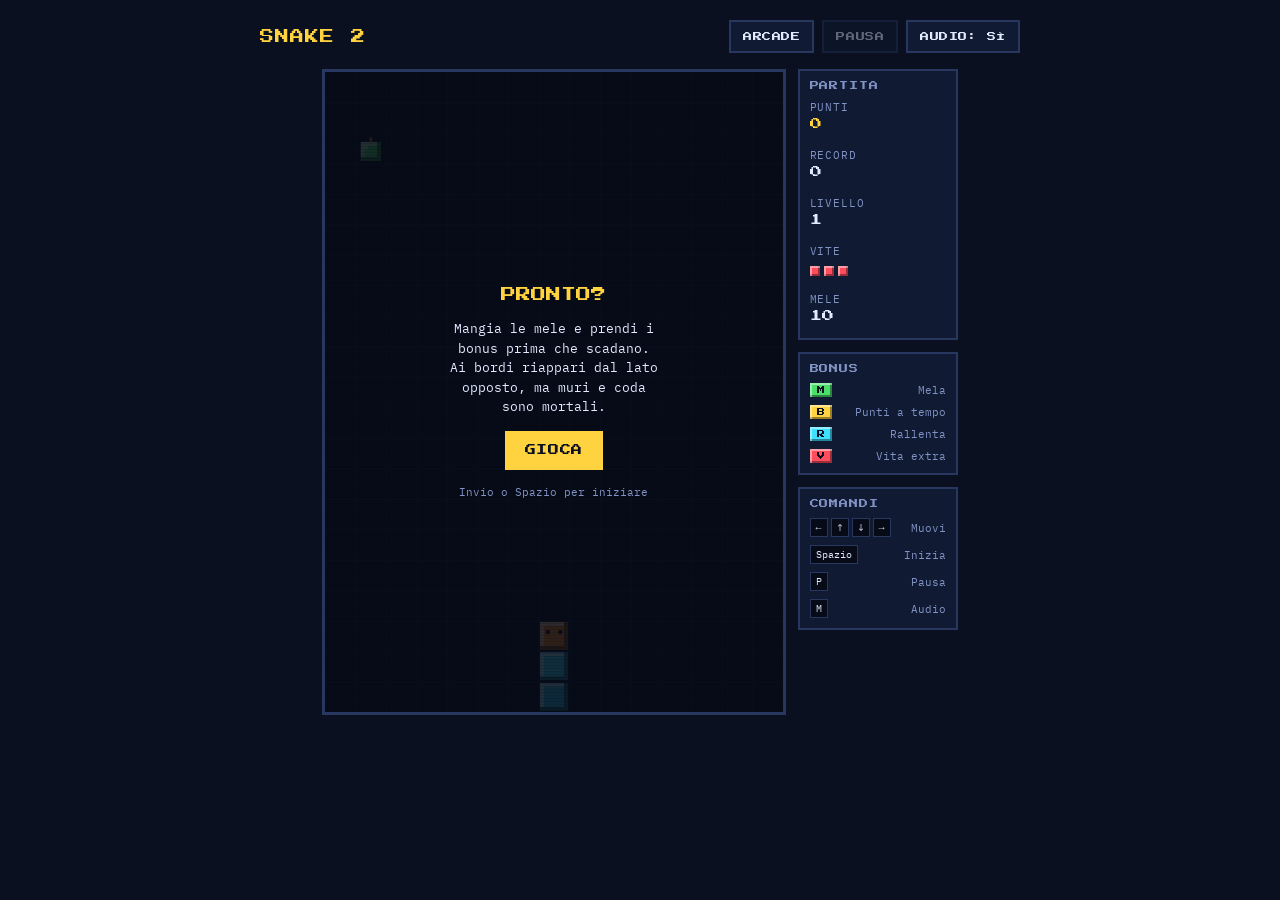
<file: snake/index.html>
<!doctype html><html><head><meta charset=utf8><meta name=viewport content="width=device-width,initial-scale=1,viewport-fit=cover"><style>:root{color-scheme:light;box-sizing:border-box;padding-top:env(safe-area-inset-top,0px);padding-bottom:env(safe-area-inset-bottom,0px)}html{scroll-padding-top:env(safe-area-inset-top,0px)}body{margin:0;padding:0;font:14px -apple-system,BlinkMacSystemFont,sans-serif;background:#fff;color:#000}img{max-width:100%}[hidden]:not([hidden=until-found i]){display:none!important}</style><title>Snake 2</title>
<meta name="theme-color" content="#0a1020">
<link rel="manifest" href="../manifest.webmanifest">
<link rel="icon" type="image/png" sizes="192x192" href="../icons/icon-192.png">
<link rel="apple-touch-icon" href="../icons/apple-touch-icon.png">
<meta name="mobile-web-app-capable" content="yes">
<meta name="apple-mobile-web-app-capable" content="yes">
<meta name="apple-mobile-web-app-title" content="Arcade">
<meta name="apple-mobile-web-app-status-bar-style" content="black">
</head><body>
<script>
/* Layout smartphone: solo su dispositivi touch senza mouse (o con user agent mobile). Su PC non cambia nulla. */
(function () {
  var mq = window.matchMedia ? window.matchMedia('(hover: none) and (pointer: coarse)') : null;
  var ua = /Android|iPhone|iPod/i.test(navigator.userAgent || '');
  document.documentElement.classList.toggle('mobile', !!(mq && mq.matches) || ua);
})();
</script>
<link rel="stylesheet" href="../fonts/fonts.css">
<style>
/* Layout: colonne di informazioni ai lati di un campo 15x21; su smartphone le statistiche diventano una riga sopra il campo e i comandi stanno sotto. */
:root {
  --bg: #0a1020;
  --panel: #111a33;
  --line: #27375f;
  --fg: #e2eaff;
  --muted: #8193c4;
  --accent: #ffd23f;
  --on-accent: #0a1020;
  --well: #060b17;
  --grid: #101a30;
  --veil: rgba(6, 11, 23, 0.84);
  --scan: rgba(0, 0, 0, 0.16);
  --display: 'Press Start 2P', 'Courier New', monospace;
  --text: 'IBM Plex Mono', ui-monospace, 'Courier New', monospace;
  color-scheme: dark;
}
* { box-sizing: border-box; }
html { background: var(--bg); }
[hidden] { display: none !important; }
body {
  margin: 0;
  background: var(--bg);
  color: var(--fg);
  font-family: var(--text);
  font-size: 14px;
  padding-block: 20px;
  padding-left: max(16px, env(safe-area-inset-left, 0px));
  padding-right: max(16px, env(safe-area-inset-right, 0px));
  -webkit-tap-highlight-color: transparent;
}
.app { max-width: 760px; margin: 0 auto; display: flex; flex-direction: column; gap: 16px; }
header { display: flex; justify-content: space-between; align-items: center; gap: 12px; flex-wrap: wrap; }
h1 { margin: 0; font-family: var(--display); font-size: 14px; font-weight: 400; letter-spacing: 0.08em; color: var(--accent); text-transform: uppercase; }
.top-actions { display: flex; gap: 8px; }

.btn {
  font-family: var(--display); font-size: 9px; letter-spacing: 0.06em; text-transform: uppercase;
  color: var(--fg); background: var(--panel); border: 2px solid var(--line);
  padding: 10px 12px; cursor: pointer; border-radius: 0;
}
.btn:hover:not(:disabled) { border-color: var(--accent); }
.btn:active:not(:disabled) { transform: translateY(1px); }
.btn:disabled { opacity: 0.4; cursor: default; }
.btn:focus-visible { outline: 2px solid var(--accent); outline-offset: 2px; }
.btn.primary { background: var(--accent); color: var(--on-accent); border-color: var(--accent); font-size: 11px; padding: 12px 18px; }

.game {
  display: grid; gap: 12px; justify-content: center; align-items: start;
  grid-template-columns: auto 160px;
  grid-template-areas: "board stats" "board bonus" "board help";
  grid-template-rows: auto auto 1fr;
}
.panel { background: var(--panel); border: 2px solid var(--line); padding: 10px; min-width: 0; }
.panel h2 { margin: 0 0 10px; font-family: var(--display); font-size: 9px; font-weight: 400; letter-spacing: 0.1em; color: var(--muted); text-transform: uppercase; }
.stats { grid-area: stats; }
.bonus { grid-area: bonus; }
.help { grid-area: help; }

.stat-list { margin: 0; display: flex; flex-direction: column; gap: 12px; }
.stat-list div { display: flex; flex-direction: column; gap: 4px; min-width: 0; }
.stat-list dt { font-size: 11px; color: var(--muted); text-transform: uppercase; letter-spacing: 0.08em; }
.stat-list dd { margin: 0; font-family: var(--display); font-size: 12px; font-variant-numeric: tabular-nums; overflow-wrap: anywhere; min-height: 18px; }
#score { color: var(--accent); }
.pips { display: flex; gap: 4px; align-items: center; min-height: 18px; }
.pip { width: 10px; height: 10px; background: #ff4d5e; box-shadow: inset 2px 2px 0 rgba(255,255,255,0.45), inset -2px -2px 0 rgba(0,0,0,0.4); }

.keys { margin: 0; display: flex; flex-direction: column; gap: 8px; font-size: 11px; }
.keys div { display: flex; justify-content: space-between; align-items: center; gap: 8px; }
.keys dt { display: flex; gap: 3px; flex-wrap: wrap; align-items: center; }
.keys dd { margin: 0; color: var(--muted); text-align: right; }
kbd { font-family: var(--text); font-size: 10px; background: var(--well); border: 1px solid var(--line); padding: 2px 5px; color: var(--fg); }
.chip { display: inline-block; width: 22px; height: 14px; line-height: 14px; text-align: center; font-family: var(--display); font-size: 8px; color: var(--on-accent); background: var(--c); box-shadow: inset 2px 2px 0 rgba(255,255,255,0.45), inset -2px -2px 0 rgba(0,0,0,0.4); }

.board-area { grid-area: board; display: flex; justify-content: center; align-items: flex-start; min-width: 0; }
.board-wrap { position: relative; border: 3px solid var(--line); background: var(--well); line-height: 0; }
#board { display: block; height: min(72vh, 640px); height: min(72svh, 640px); aspect-ratio: 360 / 504; width: auto; touch-action: none; }
.board-wrap::after { content: ""; position: absolute; inset: 0; z-index: 2; pointer-events: none; background: repeating-linear-gradient(to bottom, transparent 0 2px, var(--scan) 2px 3px); }

.toast { position: absolute; z-index: 4; left: 0; right: 0; top: 60%; text-align: center; font-family: var(--display); font-size: 13px; line-height: 1.4; color: var(--accent); text-shadow: 2px 2px 0 var(--well); opacity: 0; transition: opacity 0.2s; pointer-events: none; }
.toast.show { opacity: 1; }

.overlay { position: absolute; inset: 0; z-index: 5; display: flex; flex-direction: column; align-items: center; justify-content: center; gap: 14px; padding: 20px; text-align: center; background: var(--veil); line-height: 1.5; }
.ov-title { margin: 0; font-family: var(--display); font-size: 15px; line-height: 1.4; color: var(--accent); text-transform: uppercase; text-wrap: balance; }
.ov-sub { margin: 0; font-size: 13px; max-width: 26ch; }
.ov-hint { margin: 0; font-size: 11px; color: var(--muted); }

.touch { display: none; }
.touch-group {
  display: grid; gap: 8px; width: 100%;
  grid-template-columns: repeat(3, 1fr); grid-template-rows: repeat(2, 50px);
  grid-template-areas: ". up ." "left down right";
}
.pad { min-height: 0; font-size: 11px; touch-action: none; user-select: none; -webkit-user-select: none; }
.pad[data-act="up"] { grid-area: up; }
.pad[data-act="down"] { grid-area: down; }
.pad[data-act="left"] { grid-area: left; }
.pad[data-act="right"] { grid-area: right; }

@media (max-width: 700px) {
  .game { grid-template-columns: 1fr; grid-template-areas: "stats" "board" "bonus"; gap: 8px; }
  .help { display: none; }
  .stat-list { display: grid; grid-template-columns: repeat(5, 1fr); gap: 8px; }
  .stat-list dd { font-size: 10px; }
  #board { height: min(60vh, 560px); height: min(60svh, 560px); }
}

/* ---- Smartphone: la classe .mobile sul root si attiva solo su dispositivi touch senza mouse ---- */
html.mobile, .mobile body { height: 100%; overflow: hidden; overscroll-behavior: none; }
.mobile body {
  padding-block: 8px;
  touch-action: manipulation;
  -webkit-user-select: none; user-select: none; -webkit-touch-callout: none;
}
.mobile .app {
  display: grid; height: 100%; max-width: 560px; gap: 8px;
  grid-template-columns: minmax(0, 1fr);
  grid-template-rows: auto auto minmax(0, 1fr) auto;
  grid-template-areas: "hdr" "stats" "board" "pad";
}
.mobile .game { display: contents; }
.mobile h1 { display: none; }
.mobile header { grid-area: hdr; display: block; }
.mobile .top-actions { gap: 8px; }
.mobile .top-actions .btn { flex: 1; padding: 8px 10px; }
.mobile .help, .mobile .bonus, .mobile .stats h2, .mobile .ov-hint { display: none; }
.mobile .stats { grid-area: stats; padding: 6px 8px; }
.mobile .stat-list { display: grid; grid-template-columns: repeat(5, 1fr); gap: 6px; }
.mobile .stat-list div { gap: 2px; }
.mobile .stat-list dt { font-size: 9px; }
.mobile .stat-list dd { font-family: var(--text); font-weight: 600; font-size: 13px; min-height: 18px; }
.mobile .board-area { grid-area: board; position: relative; align-items: stretch; overflow: hidden; min-height: 0; }
.mobile .board-wrap { position: absolute; left: 50%; top: 50%; transform: translate(-50%, -50%); }
.mobile .overlay { gap: 10px; padding: 12px; }
.mobile .ov-title, .mobile .ov-sub { font-size: 11px; }
.mobile .toast { font-size: 10px; }
.mobile .touch { grid-area: pad; display: flex; flex-direction: column; gap: 8px; width: 100%; }
.mobile .pad { font-size: 9px; padding-inline: 4px; white-space: nowrap; }
.mobile .pad.arrow { font-family: var(--text); font-size: 22px; font-weight: 600; }
@media (orientation: landscape) {
  .mobile .app {
    max-width: none; gap: 8px 12px;
    grid-template-columns: minmax(0, 1fr) calc((100vh - 24px) * 0.7143) minmax(0, 1fr);
    grid-template-columns: minmax(0, 1fr) calc((100dvh - 24px) * 0.7143) minmax(0, 1fr);
    grid-template-rows: auto auto minmax(0, 1fr);
    grid-template-areas: "hdr board pad" "stats board pad" ". board pad";
  }
  .mobile .stat-list { grid-template-columns: 1fr 1fr; }
  .mobile .touch-group { grid-template-rows: repeat(2, 56px); }
}
@media (prefers-reduced-motion: reduce) { .toast { transition: none; } }
a.btn { display: inline-block; text-align: center; text-decoration: none; }
</style>

<div class="app">
  <header>
    <h1>Snake 2</h1>
    <div class="top-actions">
      <a class="btn" id="homeBtn" href="../">Arcade</a>
      <button class="btn" id="pauseBtn" type="button" disabled>Pausa</button>
      <button class="btn" id="muteBtn" type="button" aria-pressed="false">Audio: sì</button>
    </div>
  </header>

  <main class="game">
    <section class="panel stats">
      <h2>Partita</h2>
      <dl class="stat-list">
        <div><dt>Punti</dt><dd id="score">0</dd></div>
        <div><dt>Record</dt><dd id="best">0</dd></div>
        <div><dt>Livello</dt><dd id="level">1</dd></div>
        <div><dt>Vite</dt><dd class="pips" id="lives" aria-label="Vite"></dd></div>
        <div><dt>Mele</dt><dd id="food">0</dd></div>
      </dl>
    </section>

    <div class="board-area">
      <div class="board-wrap">
        <canvas id="board" width="720" height="1008" role="img" aria-label="Campo di gioco"></canvas>
        <div class="toast" id="toast" aria-live="polite"></div>
        <div class="overlay" id="overlay">
          <p class="ov-title" id="ovTitle">Pronto?</p>
          <p class="ov-sub" id="ovSub">Mangia le mele e prendi i bonus prima che scadano. Ai bordi riappari dal lato opposto, ma muri e coda sono mortali.</p>
          <button class="btn primary" id="ovBtn" type="button">Gioca</button>
          <p class="ov-hint" id="ovHint">Invio o Spazio per iniziare</p>
        </div>
      </div>
    </div>

    <section class="panel bonus">
      <h2>Bonus</h2>
      <dl class="keys">
        <div><dt><span class="chip" style="--c:#4ade6a">M</span></dt><dd>Mela</dd></div>
        <div><dt><span class="chip" style="--c:#ffd23f">B</span></dt><dd>Punti a tempo</dd></div>
        <div><dt><span class="chip" style="--c:#3fe0ff">R</span></dt><dd>Rallenta</dd></div>
        <div><dt><span class="chip" style="--c:#ff4d5e">V</span></dt><dd>Vita extra</dd></div>
      </dl>
    </section>
    <section class="panel help">
      <h2>Comandi</h2>
      <dl class="keys">
        <div><dt><kbd>←</kbd><kbd>↑</kbd><kbd>↓</kbd><kbd>→</kbd></dt><dd>Muovi</dd></div>
        <div><dt><kbd>Spazio</kbd></dt><dd>Inizia</dd></div>
        <div><dt><kbd>P</kbd></dt><dd>Pausa</dd></div>
        <div><dt><kbd>M</kbd></dt><dd>Audio</dd></div>
      </dl>
    </section>
  </main>

  <div class="touch" role="group" aria-label="Comandi touch">
    <div class="touch-group">
      <button class="btn pad arrow" type="button" data-act="up" aria-label="Su">↑</button>
      <button class="btn pad arrow" type="button" data-act="left" aria-label="Sinistra">←</button>
      <button class="btn pad arrow" type="button" data-act="down" aria-label="Giù">↓</button>
      <button class="btn pad arrow" type="button" data-act="right" aria-label="Destra">→</button>
    </div>
  </div>
</div>

<script>
(() => {
  'use strict';

  const T = 24, COLS = 15, ROWS = 21, W = COLS * T, H = ROWS * T, SC = 2;
  const RATIO = W / H;
  const NEED = 10, MAX_LIVES = 5, BONUS_TIME = 9, SLOW_TIME = 6, BONUS_EVERY = 5;
  const STORAGE_KEY = 'snake-2-record';

  const $ = (id) => document.getElementById(id);
  const boardCv = $('board');
  const ctx = boardCv.getContext('2d');
  const overlay = $('overlay'), ovTitle = $('ovTitle'), ovSub = $('ovSub'), ovBtn = $('ovBtn'), ovHint = $('ovHint');
  const pauseBtn = $('pauseBtn'), muteBtn = $('muteBtn'), toastEl = $('toast'), livesEl = $('lives');
  const rootEl = document.documentElement;
  const areaEl = document.querySelector('.board-area');

  const css = getComputedStyle(rootEl);
  const tok = (name, fallback) => css.getPropertyValue(name).trim() || fallback;
  const WELL = tok('--well', '#060b17'), GRIDC = tok('--grid', '#101a30'), ACCENT = tok('--accent', '#ffd23f');
  const reduceMotion = window.matchMedia('(prefers-reduced-motion: reduce)').matches;
  const mobileMQ = window.matchMedia('(hover: none) and (pointer: coarse)');
  const detectMobile = () => mobileMQ.matches || /Android|iPhone|iPod/i.test(navigator.userAgent || '');
  const fmt = (n) => n.toLocaleString('it-IT');
  const clamp = (v, a, b) => Math.max(a, Math.min(b, v));

  const BON = {
    B: { c: '#ffd23f', n: 'Bonus!' },
    R: { c: '#3fe0ff', n: 'Rallenta' },
    V: { c: '#ff4d5e', n: 'Vita extra' }
  };
  const APPLE = '#4ade6a';
  const DIRS = { up: [0, -1], down: [0, 1], left: [-1, 0], right: [1, 0] };

  // Muri dei livelli: [colonna, riga, larghezza, altezza]. Le righe in basso restano libere per la partenza.
  const MAZES = [
    [],
    [[3, 8, 9, 1]],
    [[2, 2, 3, 3], [10, 2, 3, 3], [2, 9, 3, 3], [10, 9, 3, 3]],
    [[4, 3, 1, 9], [10, 3, 1, 9]],
    [[2, 3, 4, 1], [9, 3, 4, 1], [6, 6, 3, 1], [2, 9, 4, 1], [9, 9, 4, 1]],
    [[1, 2, 3, 1], [4, 4, 3, 1], [7, 6, 3, 1], [10, 8, 3, 1], [3, 10, 3, 1]]
  ];

  // ---- Colori ------------------------------------------------------------
  function mix(hex, target, p) {
    const n = parseInt(hex.slice(1), 16);
    const ch = [n >> 16, (n >> 8) & 255, n & 255].map((c) => Math.round(c + (target - c) * p));
    return 'rgb(' + ch.join(',') + ')';
  }
  const shadeCache = {};
  function shade(hex) {
    return shadeCache[hex] || (shadeCache[hex] = { base: hex, light: mix(hex, 255, 0.55), dark: mix(hex, 0, 0.45) });
  }
  function bevel(x, y, w, h, hex, b) {
    const c = shade(hex);
    ctx.fillStyle = c.base; ctx.fillRect(x, y, w, h);
    ctx.fillStyle = c.light; ctx.fillRect(x, y, w, b); ctx.fillRect(x, y, b, h);
    ctx.fillStyle = c.dark; ctx.fillRect(x, y + h - b, w, b); ctx.fillRect(x + w - b, y, b, h);
  }

  // ---- Stato -------------------------------------------------------------
  let walls = [];
  let snake = [], dir = [0, -1], queue = [], grow = 0, acc = 0;
  let apple = null, bonus = null, particles = [];
  let score = 0, best = 0, level = 1, lives = 3;
  let eaten = 0, sinceBonus = 0, slowT = 0, readyT = 0;
  let state = 'idle'; // idle | playing | paused | over
  let last = performance.now();

  // ---- Audio -------------------------------------------------------------
  let actx = null, muted = false;
  function audio() {
    if (!actx) { try { actx = new (window.AudioContext || window.webkitAudioContext)(); } catch (e) { actx = null; } }
    if (actx && actx.state === 'suspended') actx.resume();
    return actx;
  }
  function tone(freq, dur, type, vol, when, slideTo) {
    if (muted || !actx) return;
    const t = actx.currentTime + (when || 0);
    const o = actx.createOscillator(), g = actx.createGain();
    o.type = type || 'square';
    o.frequency.setValueAtTime(freq, t);
    if (slideTo) o.frequency.exponentialRampToValueAtTime(slideTo, t + dur);
    g.gain.setValueAtTime(vol || 0.04, t);
    g.gain.exponentialRampToValueAtTime(0.0001, t + dur);
    o.connect(g); g.connect(actx.destination);
    o.start(t); o.stop(t + dur + 0.02);
  }
  const sfx = {
    eat: () => { tone(440, 0.05, 'square', 0.04); tone(660, 0.07, 'square', 0.04, 0.05); },
    bonus: () => { [523, 784, 1047].forEach((f, i) => tone(f, 0.08, 'square', 0.035, i * 0.06)); },
    spawn: () => tone(880, 0.06, 'triangle', 0.04, 0, 1320),
    life: () => tone(330, 0.5, 'sawtooth', 0.05, 0, 60),
    level: () => { [659, 784, 988, 1319].forEach((f, i) => tone(f, 0.1, 'square', 0.04, i * 0.08)); },
    over: () => tone(330, 0.9, 'sawtooth', 0.05, 0, 40)
  };

  // ---- Livello -----------------------------------------------------------
  const inside = (c, r) => c >= 0 && c < COLS && r >= 0 && r < ROWS;
  const onSnake = (c, r) => snake.some((s) => s.c === c && s.r === r);

  function freeCells() {
    const out = [];
    for (let r = 0; r < ROWS; r++) {
      for (let c = 0; c < COLS; c++) {
        if (walls[r][c] || onSnake(c, r)) continue;
        if (apple && apple.c === c && apple.r === r) continue;
        if (bonus && bonus.c === c && bonus.r === r) continue;
        out.push([c, r]);
      }
    }
    return out;
  }
  function pickFree() {
    const cells = freeCells();
    return cells.length ? cells[(Math.random() * cells.length) | 0] : null;
  }
  function placeApple() {
    apple = null;
    const p = pickFree();
    if (p) apple = { c: p[0], r: p[1] };
  }
  function resetSnake() {
    snake = [{ c: 7, r: 18 }, { c: 7, r: 19 }, { c: 7, r: 20 }];
    dir = [0, -1]; queue = []; grow = 0; acc = 0;
    bonus = null; slowT = 0;
    placeApple();
    readyT = 1.2;
  }
  function loadLevel() {
    walls = [];
    for (let r = 0; r < ROWS; r++) walls.push(new Array(COLS).fill(false));
    MAZES[(level - 1) % MAZES.length].forEach(([c, r, w, h]) => {
      for (let y = r; y < r + h; y++) for (let x = c; x < c + w; x++) walls[y][x] = true;
    });
    eaten = 0; sinceBonus = 0; particles = [];
    resetSnake();
  }

  const stepTime = () => {
    const base = Math.max(0.065, 0.17 - (level - 1) * 0.012);
    return slowT > 0 ? base * 1.6 : base;
  };

  // ---- Regole ------------------------------------------------------------
  function addParticles(x, y, color, n) {
    if (reduceMotion) return;
    for (let i = 0; i < (n || 6); i++) {
      particles.push({ x, y, vx: (Math.random() - 0.5) * 160, vy: -Math.random() * 120 - 20, life: 0.45, color });
    }
  }
  const center = (c, r) => [c * T + T / 2, r * T + T / 2];

  function spawnBonus() {
    const p = pickFree();
    if (!p) return;
    const bag = lives < MAX_LIVES ? ['B', 'B', 'B', 'R', 'R', 'V'] : ['B', 'B', 'B', 'R', 'R'];
    bonus = { c: p[0], r: p[1], type: bag[(Math.random() * bag.length) | 0], t: BONUS_TIME };
    sfx.spawn();
  }

  function eatApple(c, r) {
    grow += 1;
    score += 10 * level;
    eaten++; sinceBonus++;
    sfx.eat();
    const [x, y] = center(c, r);
    addParticles(x, y, APPLE, 8);
    placeApple();
    if (sinceBonus >= BONUS_EVERY && !bonus) { sinceBonus = 0; spawnBonus(); }
    updateStats();
    if (eaten >= NEED) levelClear();
  }
  function takeBonus() {
    const b = bonus; bonus = null;
    sfx.bonus();
    const [x, y] = center(b.c, b.r);
    addParticles(x, y, BON[b.type].c, 12);
    grow += 1;
    if (b.type === 'B') score += Math.ceil(b.t) * 20 * level;
    else if (b.type === 'R') { slowT = SLOW_TIME; score += 50 * level; }
    else if (b.type === 'V') { lives = Math.min(MAX_LIVES, lives + 1); score += 50 * level; }
    toast(BON[b.type].n);
    updateStats();
  }
  function die() {
    lives--;
    sfx.life();
    const h = snake[0];
    const [x, y] = center(h.c, h.r);
    addParticles(x, y, '#3fe0ff', 16);
    if (lives <= 0) { endGame(); return; }
    resetSnake();
    toast(lives === 1 ? 'Ultima vita' : 'Vite: ' + lives);
    updateStats();
  }
  function levelClear() {
    sfx.level();
    score += 100 * level;
    level++;
    loadLevel();
    toast('Livello ' + level);
    updateStats();
  }

  function step() {
    if (queue.length) dir = queue.shift();
    const h = snake[0];
    // Ai bordi del campo il serpente riappare dal lato opposto; solo i muri interni sono mortali.
    const nc = (h.c + dir[0] + COLS) % COLS, nr = (h.r + dir[1] + ROWS) % ROWS;
    if (walls[nr][nc]) { die(); return; }
    const willGrow = grow > 0;
    const body = willGrow ? snake : snake.slice(0, -1);
    if (body.some((s) => s.c === nc && s.r === nr)) { die(); return; }
    snake.unshift({ c: nc, r: nr });
    if (willGrow) grow--; else snake.pop();
    if (apple && apple.c === nc && apple.r === nr) eatApple(nc, nr);
    else if (bonus && bonus.c === nc && bonus.r === nr) takeBonus();
  }

  function update(dt) {
    particles.forEach((p) => { p.life -= dt; p.vy += 400 * dt; p.x += p.vx * dt; p.y += p.vy * dt; });
    particles = particles.filter((p) => p.life > 0);
    if (state !== 'playing') return;
    if (readyT > 0) { readyT -= dt; return; }
    if (slowT > 0) slowT = Math.max(0, slowT - dt);
    if (bonus) { bonus.t -= dt; if (bonus.t <= 0) bonus = null; }
    acc += dt;
    let guard = 0;
    while (state === 'playing' && readyT <= 0 && acc >= stepTime() && guard++ < 4) {
      acc -= stepTime();
      step();
    }
  }

  // ---- Disegno -----------------------------------------------------------
  function drawSnake() {
    for (let i = snake.length - 1; i >= 0; i--) {
      const s = snake[i], x = s.c * T, y = s.r * T;
      if (i === 0) {
        bevel(x + 1, y + 1, T - 2, T - 2, '#ff8a1f', 3);
        const [cx, cy] = center(s.c, s.r);
        const f = dir, p = [-dir[1], dir[0]];
        ctx.fillStyle = '#0a1020';
        for (const side of [-1, 1]) {
          const ex = cx + f[0] * 3 + p[0] * 5 * side, ey = cy + f[1] * 3 + p[1] * 5 * side;
          ctx.fillRect(ex - 1.5, ey - 1.5, 3, 3);
        }
      } else {
        bevel(x + 1, y + 1, T - 2, T - 2, i % 2 ? '#3fe0ff' : '#2fc3e6', 3);
      }
    }
  }

  function draw(now) {
    const g = ctx;
    g.setTransform(SC, 0, 0, SC, 0, 0);
    g.fillStyle = WELL; g.fillRect(0, 0, W, H);
    g.strokeStyle = GRIDC; g.lineWidth = 1; g.beginPath();
    for (let x = 1; x < COLS; x++) { g.moveTo(x * T + 0.5, 0); g.lineTo(x * T + 0.5, H); }
    for (let y = 1; y < ROWS; y++) { g.moveTo(0, y * T + 0.5); g.lineTo(W, y * T + 0.5); }
    g.stroke();
    if (!walls.length) return;

    for (let r = 0; r < ROWS; r++) {
      for (let c = 0; c < COLS; c++) {
        if (!walls[r][c]) continue;
        const x = c * T, y = r * T;
        bevel(x + 1, y + 1, T - 2, T - 2, '#56658c', 3);
        bevel(x + 6, y + 6, T - 12, T - 12, '#6f80aa', 2);
      }
    }

    if (apple) {
      const x = apple.c * T, y = apple.r * T, bob = Math.sin(now / 220 + apple.c) * 1;
      bevel(x + 4, y + 6 + bob, T - 8, T - 9, APPLE, 3);
      g.fillStyle = '#c8693a'; g.fillRect(x + T / 2 - 1, y + 2 + bob, 2, 5);
      g.fillStyle = 'rgba(255,255,255,0.5)'; g.fillRect(x + 7, y + 9 + bob, 3, 3);
    }

    if (bonus) {
      const blink = bonus.t < 2.5 && Math.floor(now / 100) % 2 === 0;
      if (!blink) {
        const x = bonus.c * T, y = bonus.r * T, bob = Math.sin(now / 160 + bonus.c) * 1.5;
        bevel(x + 2, y + 4 + bob, T - 4, T - 8, BON[bonus.type].c, 2);
        g.fillStyle = '#0a1020'; g.font = '8px "Press Start 2P", monospace'; g.textAlign = 'center'; g.textBaseline = 'middle';
        g.fillText(bonus.type, x + T / 2 + 1, y + T / 2 + bob + 1);
      }
      g.fillStyle = BON[bonus.type].c;
      g.fillRect(0, H - 4, Math.max(0, W * bonus.t / BONUS_TIME), 4);
    }

    if (snake.length) drawSnake();

    particles.forEach((p) => {
      g.globalAlpha = clamp(p.life / 0.45, 0, 1);
      g.fillStyle = p.color; g.fillRect(p.x - 1.5, p.y - 1.5, 3, 3);
    });
    g.globalAlpha = 1;

    if (slowT > 0 && state === 'playing') {
      g.fillStyle = '#3fe0ff';
      g.fillRect(0, 0, Math.max(0, W * slowT / SLOW_TIME), 3);
    }

    if (state === 'playing' && readyT > 0) {
      g.fillStyle = 'rgba(6,11,23,0.55)'; g.fillRect(0, H / 2 - 22, W, 44);
      g.fillStyle = ACCENT; g.font = '12px "Press Start 2P", monospace'; g.textAlign = 'center'; g.textBaseline = 'middle';
      g.fillText('LIVELLO ' + level, W / 2, H / 2);
    }
  }

  function updateStats() {
    $('score').textContent = fmt(score);
    $('best').textContent = fmt(Math.max(best, score));
    $('level').textContent = String(level);
    $('food').textContent = String(Math.max(0, NEED - eaten));
    livesEl.textContent = '';
    for (let i = 0; i < lives; i++) { const s = document.createElement('span'); s.className = 'pip'; livesEl.appendChild(s); }
    livesEl.setAttribute('aria-label', 'Vite: ' + lives);
  }

  // ---- Flusso di gioco ---------------------------------------------------
  function showOverlay(title, sub, btn, hint) {
    ovTitle.textContent = title; ovSub.textContent = sub; ovBtn.textContent = btn; ovHint.textContent = hint;
    overlay.hidden = false;
  }
  function start() {
    audio();
    score = 0; level = 1; lives = 3;
    loadLevel();
    state = 'playing';
    overlay.hidden = true;
    pauseBtn.disabled = false; pauseBtn.textContent = 'Pausa';
    updateStats();
    last = performance.now();
  }
  function pause() {
    if (state !== 'playing') return;
    state = 'paused';
    showOverlay('Pausa', 'Il gioco è fermo.', 'Riprendi', 'P per riprendere');
    pauseBtn.textContent = 'Riprendi';
  }
  function resume() {
    if (state !== 'paused') return;
    state = 'playing'; overlay.hidden = true;
    pauseBtn.textContent = 'Pausa';
    last = performance.now();
  }
  function endGame() {
    state = 'over'; queue = [];
    const record = score > best;
    if (record) { best = score; try { localStorage.setItem(STORAGE_KEY, String(best)); } catch (e) { /* ignore */ } }
    sfx.over();
    showOverlay('Fine partita', fmt(score) + ' punti · livello ' + level + (record ? ' · Nuovo record!' : ''), 'Rigioca', 'Invio o Spazio per ricominciare');
    pauseBtn.disabled = true; pauseBtn.textContent = 'Pausa';
    updateStats();
  }
  function toggleMute() {
    muted = !muted;
    muteBtn.textContent = muted ? 'Audio: no' : 'Audio: sì';
    muteBtn.setAttribute('aria-pressed', String(muted));
  }

  let toastTimer = 0;
  function toast(text) {
    toastEl.textContent = text; toastEl.classList.add('show');
    clearTimeout(toastTimer);
    toastTimer = setTimeout(() => toastEl.classList.remove('show'), 1100);
  }

  // ---- Comandi -----------------------------------------------------------
  const KEYMAP = {
    ArrowLeft: 'left', KeyA: 'left', ArrowRight: 'right', KeyD: 'right',
    ArrowUp: 'up', KeyW: 'up', ArrowDown: 'down', KeyS: 'down',
    Space: 'enter', Enter: 'enter', KeyP: 'pause', Escape: 'pause', KeyM: 'mute'
  };

  function turn(act) {
    if (state !== 'playing') return;
    const d = DIRS[act];
    const ref = queue.length ? queue[queue.length - 1] : dir;
    if ((d[0] === ref[0] && d[1] === ref[1]) || (d[0] === -ref[0] && d[1] === -ref[1])) return;
    if (queue.length < 2) queue.push(d);
  }
  function press(act) {
    if (act === 'mute') { toggleMute(); return; }
    if (act === 'pause') { if (state === 'playing') pause(); else if (state === 'paused') resume(); return; }
    if (act === 'enter') {
      if (state === 'idle' || state === 'over') start();
      else if (state === 'paused') resume();
      return;
    }
    if (DIRS[act]) turn(act);
  }

  window.addEventListener('keydown', (e) => {
    if (e.metaKey || e.ctrlKey || e.altKey) return;
    const act = KEYMAP[e.code];
    if (!act) return;
    if ((e.code === 'Space' || e.code === 'Enter') && e.target instanceof Element && e.target.closest('button')) return;
    e.preventDefault();
    if (e.repeat) return;
    press(act);
  });
  document.addEventListener('visibilitychange', () => { if (document.hidden) pause(); });

  document.querySelectorAll('[data-act]').forEach((b) => {
    const act = b.dataset.act;
    b.addEventListener('pointerdown', (e) => { e.preventDefault(); press(act); });
    b.addEventListener('contextmenu', (e) => e.preventDefault());
  });

  // Scorrimento del dito sul campo: cambia direzione.
  let swipe = null;
  boardCv.addEventListener('pointerdown', (e) => { swipe = { id: e.pointerId, x: e.clientX, y: e.clientY }; });
  boardCv.addEventListener('pointermove', (e) => {
    if (!swipe || e.pointerId !== swipe.id) return;
    const dx = e.clientX - swipe.x, dy = e.clientY - swipe.y;
    if (Math.max(Math.abs(dx), Math.abs(dy)) < 22) return;
    press(Math.abs(dx) > Math.abs(dy) ? (dx > 0 ? 'right' : 'left') : (dy > 0 ? 'down' : 'up'));
    swipe.x = e.clientX; swipe.y = e.clientY;
  });
  const endSwipe = () => { swipe = null; };
  boardCv.addEventListener('pointerup', endSwipe);
  boardCv.addEventListener('pointercancel', endSwipe);
  boardCv.addEventListener('contextmenu', (e) => e.preventDefault());

  ovBtn.addEventListener('click', () => { press('enter'); ovBtn.blur(); });
  pauseBtn.addEventListener('click', () => { press('pause'); pauseBtn.blur(); });
  muteBtn.addEventListener('click', () => { toggleMute(); muteBtn.blur(); });

  // Layout smartphone: il campo occupa tutto lo spazio libero mantenendo il rapporto del campo.
  function fitBoard() {
    if (!rootEl.classList.contains('mobile')) {
      boardCv.style.removeProperty('width'); boardCv.style.removeProperty('height');
      return;
    }
    const w = Math.floor(Math.min(areaEl.clientWidth - 8, (areaEl.clientHeight - 8) * RATIO));
    if (w < 120) return;
    boardCv.style.width = w + 'px';
    boardCv.style.height = Math.floor(w / RATIO) + 'px';
  }
  function applyMode() { rootEl.classList.toggle('mobile', detectMobile()); fitBoard(); }
  if (mobileMQ.addEventListener) mobileMQ.addEventListener('change', applyMode); else if (mobileMQ.addListener) mobileMQ.addListener(applyMode);
  window.addEventListener('resize', fitBoard);
  if (window.ResizeObserver) new ResizeObserver(fitBoard).observe(areaEl);

  // ---- Avvio -------------------------------------------------------------
  try { best = Number(localStorage.getItem(STORAGE_KEY)) || 0; } catch (e) { best = 0; }
  loadLevel();
  readyT = 0;
  applyMode();
  updateStats();

  function frame(now) {
    const dt = Math.min(0.1, (now - last) / 1000);
    last = now;
    update(dt);
    draw(now);
    requestAnimationFrame(frame);
  }
  requestAnimationFrame(frame);
})();
</script>

<script>
if ('serviceWorker' in navigator) {
  window.addEventListener('load', function () {
    navigator.serviceWorker.register('../sw.js', { updateViaCache: 'none' }).catch(function () {});
  });
}
</script>
</body></html>
</file>
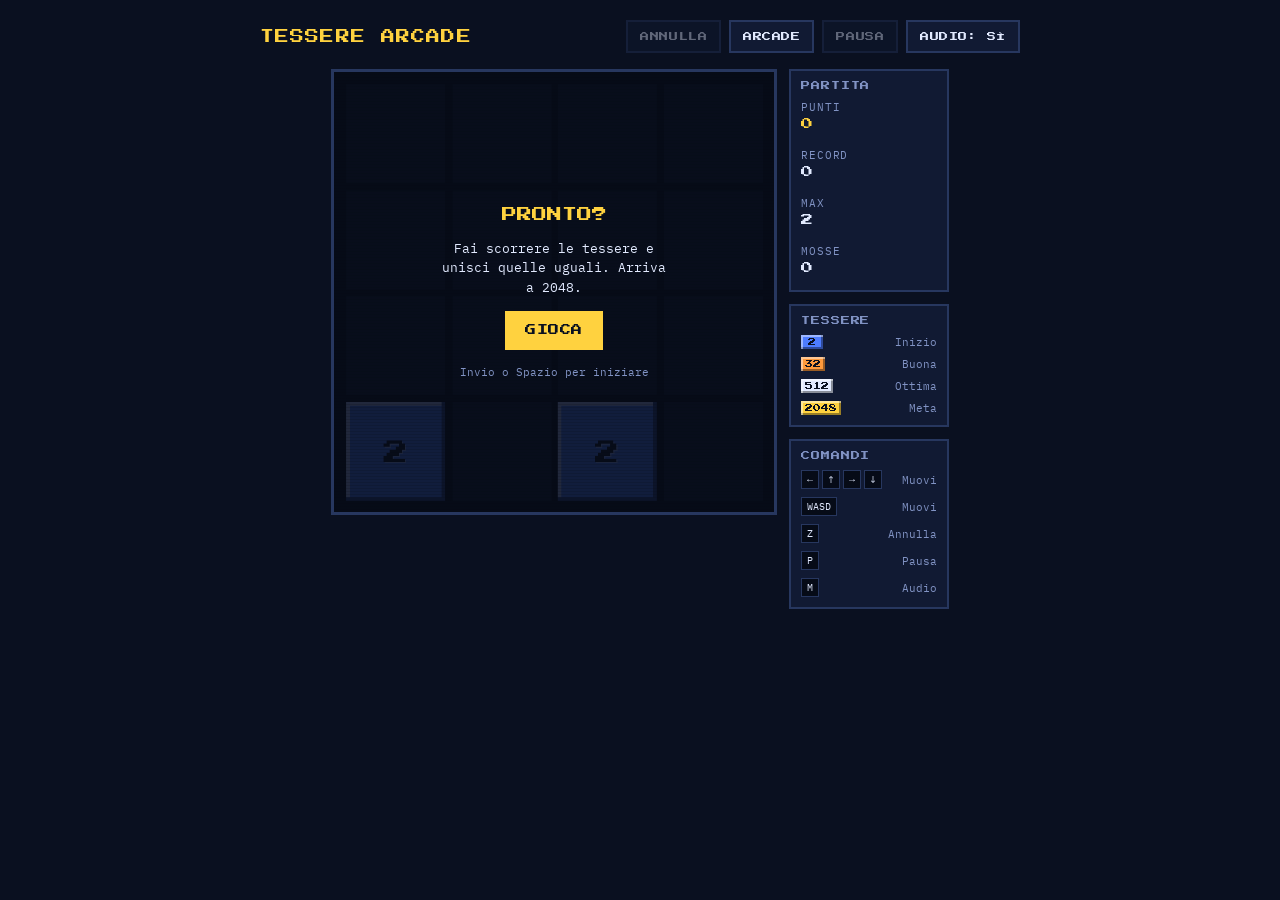
<file: tessere/index.html>
<!doctype html><html><head><meta charset=utf8><meta name=viewport content="width=device-width,initial-scale=1,viewport-fit=cover"><style>:root{color-scheme:light;box-sizing:border-box;padding-top:env(safe-area-inset-top,0px);padding-bottom:env(safe-area-inset-bottom,0px)}html{scroll-padding-top:env(safe-area-inset-top,0px)}body{margin:0;padding:0;font:14px -apple-system,BlinkMacSystemFont,sans-serif;background:#fff;color:#000}img{max-width:100%}[hidden]:not([hidden=until-found i]){display:none!important}</style><title>Tessere Arcade</title>
<meta name="theme-color" content="#0a1020">
<link rel="manifest" href="../manifest.webmanifest">
<link rel="icon" type="image/png" sizes="192x192" href="../icons/icon-192.png">
<link rel="apple-touch-icon" href="../icons/apple-touch-icon.png">
<meta name="mobile-web-app-capable" content="yes">
<meta name="apple-mobile-web-app-capable" content="yes">
<meta name="apple-mobile-web-app-title" content="Arcade">
<meta name="apple-mobile-web-app-status-bar-style" content="black">
</head><body>
<script>
/* Layout smartphone: solo su dispositivi touch senza mouse (o con user agent mobile). Su PC non cambia nulla. */
(function () {
  var mq = window.matchMedia ? window.matchMedia('(hover: none) and (pointer: coarse)') : null;
  var ua = /Android|iPhone|iPod/i.test(navigator.userAgent || '');
  document.documentElement.classList.toggle('mobile', !!(mq && mq.matches) || ua);
})();
</script>
<link rel="stylesheet" href="../fonts/fonts.css">
<style>
/* Layout: colonne di informazioni ai lati di un campo quadrato; su smartphone le statistiche diventano una riga sopra il campo e i comandi stanno sotto. */
:root {
  --bg: #0a1020;
  --panel: #111a33;
  --line: #27375f;
  --fg: #e2eaff;
  --muted: #8193c4;
  --accent: #ffd23f;
  --on-accent: #0a1020;
  --well: #060b17;
  --grid: #101a30;
  --veil: rgba(6, 11, 23, 0.84);
  --scan: rgba(0, 0, 0, 0.16);
  --display: 'Press Start 2P', 'Courier New', monospace;
  --text: 'IBM Plex Mono', ui-monospace, 'Courier New', monospace;
  color-scheme: dark;
}
* { box-sizing: border-box; }
html { background: var(--bg); }
[hidden] { display: none !important; }
body {
  margin: 0;
  background: var(--bg);
  color: var(--fg);
  font-family: var(--text);
  font-size: 14px;
  padding-block: 20px;
  padding-left: max(16px, env(safe-area-inset-left, 0px));
  padding-right: max(16px, env(safe-area-inset-right, 0px));
  -webkit-tap-highlight-color: transparent;
}
.app { max-width: 760px; margin: 0 auto; display: flex; flex-direction: column; gap: 16px; }
header { display: flex; justify-content: space-between; align-items: center; gap: 12px; flex-wrap: wrap; }
h1 { margin: 0; font-family: var(--display); font-size: 14px; font-weight: 400; letter-spacing: 0.08em; color: var(--accent); text-transform: uppercase; }
.top-actions { display: flex; gap: 8px; flex-wrap: wrap; }

.btn {
  font-family: var(--display); font-size: 9px; letter-spacing: 0.06em; text-transform: uppercase;
  color: var(--fg); background: var(--panel); border: 2px solid var(--line);
  padding: 10px 12px; cursor: pointer; border-radius: 0;
}
.btn:hover:not(:disabled) { border-color: var(--accent); }
.btn:active:not(:disabled) { transform: translateY(1px); }
.btn:disabled { opacity: 0.4; cursor: default; }
.btn:focus-visible { outline: 2px solid var(--accent); outline-offset: 2px; }
.btn.primary { background: var(--accent); color: var(--on-accent); border-color: var(--accent); font-size: 11px; padding: 12px 18px; }

.game {
  display: grid; gap: 12px; justify-content: center; align-items: start;
  grid-template-columns: auto 160px;
  grid-template-areas: "board stats" "board bonus" "board help";
}
.panel { background: var(--panel); border: 2px solid var(--line); padding: 10px; min-width: 0; }
.panel h2 { margin: 0 0 10px; font-family: var(--display); font-size: 9px; font-weight: 400; letter-spacing: 0.1em; color: var(--muted); text-transform: uppercase; }
.stats { grid-area: stats; }
.bonus { grid-area: bonus; }
.help { grid-area: help; }

.stat-list { margin: 0; display: flex; flex-direction: column; gap: 12px; }
.stat-list div { display: flex; flex-direction: column; gap: 4px; min-width: 0; }
.stat-list dt { font-size: 11px; color: var(--muted); text-transform: uppercase; letter-spacing: 0.08em; }
.stat-list dd { margin: 0; font-family: var(--display); font-size: 12px; font-variant-numeric: tabular-nums; overflow-wrap: anywhere; min-height: 18px; }
#score { color: var(--accent); }

.keys { margin: 0; display: flex; flex-direction: column; gap: 8px; font-size: 11px; }
.keys div { display: flex; justify-content: space-between; align-items: center; gap: 8px; }
.keys dt { display: flex; gap: 3px; flex-wrap: wrap; align-items: center; }
.keys dd { margin: 0; color: var(--muted); text-align: right; }
kbd { font-family: var(--text); font-size: 10px; background: var(--well); border: 1px solid var(--line); padding: 2px 5px; color: var(--fg); }
.chip { display: inline-block; min-width: 22px; padding: 0 4px; height: 14px; line-height: 14px; text-align: center; font-family: var(--display); font-size: 8px; color: var(--on-accent); background: var(--c); box-shadow: inset 2px 2px 0 rgba(255,255,255,0.45), inset -2px -2px 0 rgba(0,0,0,0.4); }

.board-area { grid-area: board; display: flex; justify-content: center; align-items: flex-start; min-width: 0; }
.board-wrap { position: relative; border: 3px solid var(--line); background: var(--well); line-height: 0; }
#board { display: block; width: 440px; width: min(440px, 68vh); width: min(440px, 68svh); aspect-ratio: 1 / 1; height: auto; touch-action: none; cursor: pointer; }
.board-wrap::after { content: ""; position: absolute; inset: 0; z-index: 2; pointer-events: none; background: repeating-linear-gradient(to bottom, transparent 0 2px, var(--scan) 2px 3px); }

.toast { position: absolute; z-index: 4; left: 0; right: 0; top: 50%; text-align: center; font-family: var(--display); font-size: 13px; line-height: 1.4; color: var(--accent); text-shadow: 2px 2px 0 var(--well); opacity: 0; transition: opacity 0.2s; pointer-events: none; }
.toast.show { opacity: 1; }

.overlay { position: absolute; inset: 0; z-index: 5; display: flex; flex-direction: column; align-items: center; justify-content: center; gap: 14px; padding: 20px; text-align: center; background: var(--veil); line-height: 1.5; }
.ov-title { margin: 0; font-family: var(--display); font-size: 15px; line-height: 1.4; color: var(--accent); text-transform: uppercase; text-wrap: balance; }
.ov-sub { margin: 0; font-size: 13px; max-width: 28ch; }
.ov-hint { margin: 0; font-size: 11px; color: var(--muted); }

.touch { display: none; }
.touch-group { display: grid; grid-template-columns: 1fr 1fr 1fr; grid-template-areas: ". up ." "left down right"; gap: 8px; width: 100%; }
.pad { min-height: 56px; font-size: 11px; touch-action: none; user-select: none; -webkit-user-select: none; }
.pad[data-act="up"] { grid-area: up; }
.pad[data-act="left"] { grid-area: left; }
.pad[data-act="down"] { grid-area: down; }
.pad[data-act="right"] { grid-area: right; }

@media (max-width: 700px) {
  .game { grid-template-columns: 1fr; grid-template-areas: "stats" "board" "bonus"; gap: 8px; }
  .help { display: none; }
  .stat-list { display: grid; grid-template-columns: repeat(4, 1fr); gap: 8px; }
  .stat-list dd { font-size: 10px; }
  #board { width: min(calc(100vw - 38px), 440px, 56vh); width: min(calc(100vw - 38px), 440px, 56svh); }
}

/* ---- Smartphone: la classe .mobile sul root si attiva solo su dispositivi touch senza mouse ---- */
html.mobile, .mobile body { height: 100%; overflow: hidden; overscroll-behavior: none; }
.mobile body {
  padding-block: 8px;
  touch-action: manipulation;
  -webkit-user-select: none; user-select: none; -webkit-touch-callout: none;
}
.mobile .app {
  display: grid; height: 100%; max-width: 560px; gap: 8px;
  grid-template-columns: minmax(0, 1fr);
  grid-template-rows: auto auto minmax(0, 1fr) auto;
  grid-template-areas: "hdr" "stats" "board" "pad";
}
.mobile .game { display: contents; }
.mobile h1 { display: none; }
.mobile header { grid-area: hdr; display: block; }
.mobile .top-actions { gap: 8px; flex-wrap: nowrap; }
.mobile .top-actions .btn { flex: 1; padding: 8px 6px; }
.mobile .help, .mobile .bonus, .mobile .stats h2, .mobile .ov-hint { display: none; }
.mobile .stats { grid-area: stats; padding: 6px 8px; }
.mobile .stat-list { display: grid; grid-template-columns: repeat(4, 1fr); gap: 8px; }
.mobile .stat-list div { gap: 2px; }
.mobile .stat-list dt { font-size: 9px; }
.mobile .stat-list dd { font-family: var(--text); font-weight: 600; font-size: 13px; min-height: 18px; }
.mobile .board-area { grid-area: board; position: relative; align-items: stretch; overflow: hidden; min-height: 0; }
.mobile .board-wrap { position: absolute; left: 50%; top: 50%; transform: translate(-50%, -50%); }
.mobile #board { cursor: default; }
.mobile .overlay { gap: 10px; padding: 12px; }
.mobile .ov-title, .mobile .ov-sub { font-size: 11px; }
.mobile .toast { font-size: 10px; }
.mobile .touch { grid-area: pad; display: flex; flex-direction: column; gap: 8px; width: 100%; }
.mobile .pad { min-height: 48px; font-size: 9px; padding-inline: 4px; white-space: nowrap; font-family: var(--text); font-size: 22px; font-weight: 600; }
@media (orientation: landscape) {
  .mobile .app {
    max-width: none; gap: 8px 12px;
    grid-template-columns: minmax(0, 1fr) calc(100vh - 24px) minmax(0, 1fr);
    grid-template-columns: minmax(0, 1fr) calc(100dvh - 24px) minmax(0, 1fr);
    grid-template-rows: auto auto minmax(0, 1fr);
    grid-template-areas: "hdr board pad" "stats board pad" ". board pad";
  }
  .mobile .stat-list { grid-template-columns: 1fr 1fr; }
}
@media (prefers-reduced-motion: reduce) { .toast { transition: none; } }
a.btn { display: inline-block; text-align: center; text-decoration: none; }
</style>

<div class="app">
  <header>
    <h1>Tessere Arcade</h1>
    <div class="top-actions">
      <button class="btn" id="undoBtn" type="button" disabled>Annulla</button>
      <a class="btn" id="homeBtn" href="../">Arcade</a>
      <button class="btn" id="pauseBtn" type="button" disabled>Pausa</button>
      <button class="btn" id="muteBtn" type="button" aria-pressed="false">Audio: sì</button>
    </div>
  </header>

  <main class="game">
    <section class="panel stats">
      <h2>Partita</h2>
      <dl class="stat-list">
        <div><dt>Punti</dt><dd id="score">0</dd></div>
        <div><dt>Record</dt><dd id="best">0</dd></div>
        <div><dt>Max</dt><dd id="level">2</dd></div>
        <div><dt>Mosse</dt><dd id="moves">0</dd></div>
      </dl>
    </section>

    <div class="board-area">
      <div class="board-wrap">
        <canvas id="board" width="720" height="720" role="img" aria-label="Campo di gioco"></canvas>
        <div class="toast" id="toast" aria-live="polite"></div>
        <div class="overlay" id="overlay">
          <p class="ov-title" id="ovTitle">Pronto?</p>
          <p class="ov-sub" id="ovSub">Fai scorrere le tessere e unisci quelle uguali. Arriva a 2048.</p>
          <button class="btn primary" id="ovBtn" type="button">Gioca</button>
          <p class="ov-hint" id="ovHint">Invio o Spazio per iniziare</p>
        </div>
      </div>
    </div>

    <section class="panel bonus">
      <h2>Tessere</h2>
      <dl class="keys">
        <div><dt><span class="chip" style="--c:#4d7cff">2</span></dt><dd>Inizio</dd></div>
        <div><dt><span class="chip" style="--c:#ff9a3c">32</span></dt><dd>Buona</dd></div>
        <div><dt><span class="chip" style="--c:#e2eaff">512</span></dt><dd>Ottima</dd></div>
        <div><dt><span class="chip" style="--c:#ffd23f">2048</span></dt><dd>Meta</dd></div>
      </dl>
    </section>
    <section class="panel help">
      <h2>Comandi</h2>
      <dl class="keys">
        <div><dt><kbd>←</kbd><kbd>↑</kbd><kbd>→</kbd><kbd>↓</kbd></dt><dd>Muovi</dd></div>
        <div><dt><kbd>WASD</kbd></dt><dd>Muovi</dd></div>
        <div><dt><kbd>Z</kbd></dt><dd>Annulla</dd></div>
        <div><dt><kbd>P</kbd></dt><dd>Pausa</dd></div>
        <div><dt><kbd>M</kbd></dt><dd>Audio</dd></div>
      </dl>
    </section>
  </main>

  <div class="touch" role="group" aria-label="Comandi touch">
    <div class="touch-group">
      <button class="btn pad" type="button" data-act="up" aria-label="Su">↑</button>
      <button class="btn pad" type="button" data-act="left" aria-label="Sinistra">←</button>
      <button class="btn pad" type="button" data-act="down" aria-label="Giù">↓</button>
      <button class="btn pad" type="button" data-act="right" aria-label="Destra">→</button>
    </div>
  </div>
</div>

<script>
(() => {
  'use strict';

  const N = 4, W = 360, H = 360, SC = 2, PAD = 10, GAP = 6;
  const CELL = (W - 2 * PAD - (N - 1) * GAP) / N;
  const SLIDE = 0.11, POP = 0.16, TARGET = 2048;
  const STORAGE_KEY = 'tessere-arcade-record';

  const $ = (id) => document.getElementById(id);
  const boardCv = $('board');
  const ctx = boardCv.getContext('2d');
  const overlay = $('overlay'), ovTitle = $('ovTitle'), ovSub = $('ovSub'), ovBtn = $('ovBtn'), ovHint = $('ovHint');
  const pauseBtn = $('pauseBtn'), muteBtn = $('muteBtn'), undoBtn = $('undoBtn'), toastEl = $('toast');
  const rootEl = document.documentElement;
  const areaEl = document.querySelector('.board-area');

  const css = getComputedStyle(rootEl);
  const tok = (name, fallback) => css.getPropertyValue(name).trim() || fallback;
  const WELL = tok('--well', '#060b17'), GRIDC = tok('--grid', '#101a30'), ACCENT = tok('--accent', '#ffd23f');
  const reduceMotion = window.matchMedia('(prefers-reduced-motion: reduce)').matches;
  const mobileMQ = window.matchMedia('(hover: none) and (pointer: coarse)');
  const detectMobile = () => mobileMQ.matches || /Android|iPhone|iPod/i.test(navigator.userAgent || '');
  const fmt = (n) => n.toLocaleString('it-IT');

  // ---- Colori ------------------------------------------------------------
  const TILE = {
    2: '#4d7cff', 4: '#3fe0ff', 8: '#4ade6a', 16: '#ffd23f', 32: '#ff9a3c', 64: '#ff4d5e',
    128: '#b866ff', 256: '#ff6fd0', 512: '#e2eaff', 1024: '#a6ffd9', 2048: '#ffd23f'
  };
  const tileColor = (v) => TILE[v] || '#ffffff';
  function mix(hex, target, p) {
    const n = parseInt(hex.slice(1), 16);
    const ch = [n >> 16, (n >> 8) & 255, n & 255].map((c) => Math.round(c + (target - c) * p));
    return 'rgb(' + ch.join(',') + ')';
  }
  const shadeCache = {};
  function shade(hex) {
    return shadeCache[hex] || (shadeCache[hex] = { base: hex, light: mix(hex, 255, 0.55), dark: mix(hex, 0, 0.45) });
  }
  function bevel(x, y, w, h, hex, b) {
    const c = shade(hex);
    ctx.fillStyle = c.base; ctx.fillRect(x, y, w, h);
    ctx.fillStyle = c.light; ctx.fillRect(x, y, w, b); ctx.fillRect(x, y, b, h);
    ctx.fillStyle = c.dark; ctx.fillRect(x, y + h - b, w, b); ctx.fillRect(x + w - b, y, b, h);
  }

  // ---- Stato -------------------------------------------------------------
  let grid = emptyGrid();
  let score = 0, best = 0, moves = 0, maxTile = 2;
  let state = 'idle'; // idle | playing | paused | won | over
  let keepGoing = false, winPending = false;
  let anim = null, pops = {}, particles = [], snap = null;
  let last = performance.now();

  function emptyGrid() { return Array.from({ length: N }, () => Array(N).fill(0)); }
  const cellX = (c) => PAD + c * (CELL + GAP);

  // ---- Audio -------------------------------------------------------------
  let actx = null, muted = false;
  function audio() {
    if (!actx) { try { actx = new (window.AudioContext || window.webkitAudioContext)(); } catch (e) { actx = null; } }
    if (actx && actx.state === 'suspended') actx.resume();
    return actx;
  }
  function tone(freq, dur, type, vol, when, slideTo) {
    if (muted || !actx) return;
    const t = actx.currentTime + (when || 0);
    const o = actx.createOscillator(), g = actx.createGain();
    o.type = type || 'square';
    o.frequency.setValueAtTime(freq, t);
    if (slideTo) o.frequency.exponentialRampToValueAtTime(slideTo, t + dur);
    g.gain.setValueAtTime(vol || 0.04, t);
    g.gain.exponentialRampToValueAtTime(0.0001, t + dur);
    o.connect(g); g.connect(actx.destination);
    o.start(t); o.stop(t + dur + 0.02);
  }
  const sfx = {
    move: () => tone(180, 0.04, 'square', 0.02),
    merge: (v) => tone(300 + Math.log2(v) * 45, 0.08, 'square', 0.04),
    undo: () => tone(420, 0.08, 'triangle', 0.04, 0, 220),
    win: () => { [523, 659, 784, 1047, 1319].forEach((f, i) => tone(f, 0.12, 'square', 0.04, i * 0.08)); },
    over: () => tone(330, 0.9, 'sawtooth', 0.05, 0, 40)
  };

  // ---- Logica ------------------------------------------------------------
  function spawnTile() {
    const free = [];
    for (let r = 0; r < N; r++) for (let c = 0; c < N; c++) if (!grid[r][c]) free.push([r, c]);
    if (!free.length) return null;
    const [r, c] = free[(Math.random() * free.length) | 0];
    grid[r][c] = Math.random() < 0.9 ? 2 : 4;
    return { r, c };
  }
  function canMove() {
    for (let r = 0; r < N; r++) for (let c = 0; c < N; c++) {
      const v = grid[r][c];
      if (!v) return true;
      if (c + 1 < N && grid[r][c + 1] === v) return true;
      if (r + 1 < N && grid[r + 1][c] === v) return true;
    }
    return false;
  }
  function lines(dir) {
    const L = [];
    for (let i = 0; i < N; i++) {
      const line = [];
      for (let j = 0; j < N; j++) {
        if (dir === 'left') line.push([i, j]);
        else if (dir === 'right') line.push([i, N - 1 - j]);
        else if (dir === 'up') line.push([j, i]);
        else line.push([N - 1 - j, i]);
      }
      L.push(line);
    }
    return L;
  }
  function go(dir) {
    if (state !== 'playing') return;
    if (anim) finishAnim();
    if (state !== 'playing') return;
    const ng = emptyGrid(), mv = [], merges = [];
    let gain = 0, changed = false;
    for (const line of lines(dir)) {
      const out = [];
      for (const [r, c] of line) {
        const v = grid[r][c];
        if (!v) continue;
        const lastT = out[out.length - 1];
        if (lastT && !lastT.merged && lastT.v === v) { lastT.v *= 2; lastT.merged = true; lastT.srcs.push([r, c]); gain += lastT.v; }
        else out.push({ v, srcs: [[r, c]], merged: false });
      }
      out.forEach((o, i) => {
        const [tr, tc] = line[i];
        ng[tr][tc] = o.v;
        o.srcs.forEach(([r, c]) => {
          mv.push({ fr: r, fc: c, tr, tc, v: grid[r][c] });
          if (r !== tr || c !== tc) changed = true;
        });
        if (o.merged) merges.push({ r: tr, c: tc, v: o.v });
      });
    }
    if (!changed) return;
    snap = { grid: grid.map((row) => row.slice()), score, moves, maxTile };
    grid = ng; score += gain; moves++;
    const sp = spawnTile();
    merges.forEach((m) => { if (m.v > maxTile) maxTile = m.v; if (m.v === TARGET && !keepGoing) winPending = true; });
    if (merges.length) sfx.merge(Math.max.apply(null, merges.map((m) => m.v))); else sfx.move();
    anim = { t: 0, moves: mv, merges, spawn: sp };
    if (reduceMotion) finishAnim();
    updateStats();
  }
  function finishAnim() {
    if (!anim) return;
    const a = anim; anim = null;
    if (!reduceMotion) {
      a.merges.forEach((m) => { pops[m.r * N + m.c] = { t: POP, kind: 'm' }; addParticles(cellX(m.c) + CELL / 2, cellX(m.r) + CELL / 2, tileColor(m.v)); });
      if (a.spawn) pops[a.spawn.r * N + a.spawn.c] = { t: POP, kind: 's' };
    }
    if (winPending) {
      winPending = false; keepGoing = true; state = 'won'; sfx.win();
      showOverlay('2048!', 'Ce l’hai fatta. Puoi continuare per un punteggio più alto.', 'Continua', 'Invio o Spazio per continuare');
      pauseBtn.disabled = true;
    } else if (!canMove()) endGame();
    updateStats();
  }
  function undo() {
    if (state !== 'playing' || !snap) return;
    anim = null; pops = {}; winPending = false;
    grid = snap.grid; score = snap.score; moves = snap.moves; maxTile = snap.maxTile; snap = null;
    sfx.undo(); updateStats();
  }

  function addParticles(x, y, color) {
    if (reduceMotion) return;
    for (let i = 0; i < 8; i++) {
      particles.push({ x, y, vx: (Math.random() - 0.5) * 180, vy: -Math.random() * 120 - 20, life: 0.45, color });
    }
  }

  function update(dt) {
    particles.forEach((p) => { p.life -= dt; p.vy += 400 * dt; p.x += p.vx * dt; p.y += p.vy * dt; });
    particles = particles.filter((p) => p.life > 0);
    for (const k of Object.keys(pops)) { pops[k].t -= dt; if (pops[k].t <= 0) delete pops[k]; }
    if (anim && state !== 'paused') { anim.t += dt / SLIDE; if (anim.t >= 1) finishAnim(); }
  }

  // ---- Disegno -----------------------------------------------------------
  function drawTile(v, x, y, s) {
    const w = CELL * s, o = (CELL - w) / 2;
    const px = Math.round(x + o), py = Math.round(y + o), pw = Math.round(w);
    bevel(px, py, pw, pw, tileColor(v), 3);
    const size = (v < 100 ? 20 : v < 1000 ? 16 : v < 10000 ? 12 : 10) * s;
    ctx.font = size.toFixed(1) + 'px "Press Start 2P", monospace';
    ctx.textAlign = 'center'; ctx.textBaseline = 'middle';
    ctx.fillStyle = 'rgba(255,255,255,0.35)'; ctx.fillText(String(v), px + pw / 2 + 1, py + pw / 2 + 2);
    ctx.fillStyle = '#0a1020'; ctx.fillText(String(v), px + pw / 2, py + pw / 2 + 1);
  }
  function draw() {
    const g = ctx;
    g.setTransform(SC, 0, 0, SC, 0, 0);
    g.fillStyle = WELL; g.fillRect(0, 0, W, H);
    for (let r = 0; r < N; r++) for (let c = 0; c < N; c++) {
      g.fillStyle = GRIDC; g.fillRect(Math.round(cellX(c)), Math.round(cellX(r)), Math.round(CELL), Math.round(CELL));
    }
    if (anim) {
      const e = 1 - Math.pow(1 - Math.min(1, anim.t), 2);
      anim.moves.forEach((m) => {
        drawTile(m.v, cellX(m.fc) + (cellX(m.tc) - cellX(m.fc)) * e, cellX(m.fr) + (cellX(m.tr) - cellX(m.fr)) * e, 1);
      });
    } else {
      for (let r = 0; r < N; r++) for (let c = 0; c < N; c++) {
        const v = grid[r][c];
        if (!v) continue;
        const p = pops[r * N + c];
        let s = 1;
        if (p) {
          const k = 1 - p.t / POP;
          s = p.kind === 'm' ? 1 + 0.18 * Math.sin(Math.PI * k) : 0.4 + 0.6 * k;
        }
        drawTile(v, cellX(c), cellX(r), s);
      }
    }
    particles.forEach((p) => {
      g.globalAlpha = Math.max(0, Math.min(1, p.life / 0.45));
      g.fillStyle = p.color; g.fillRect(p.x - 1.5, p.y - 1.5, 3, 3);
    });
    g.globalAlpha = 1;
  }

  function updateStats() {
    $('score').textContent = fmt(score);
    $('best').textContent = fmt(Math.max(best, score));
    $('level').textContent = String(maxTile);
    $('moves').textContent = fmt(moves);
    undoBtn.disabled = !(state === 'playing' && snap);
  }

  // ---- Flusso di gioco ---------------------------------------------------
  let resumeTo = 'playing';
  function showOverlay(title, sub, btn, hint) {
    ovTitle.textContent = title; ovSub.textContent = sub; ovBtn.textContent = btn; ovHint.textContent = hint;
    overlay.hidden = false;
  }
  function start() {
    audio();
    grid = emptyGrid(); score = 0; moves = 0; maxTile = 2; snap = null;
    anim = null; pops = {}; particles = []; keepGoing = false; winPending = false;
    spawnTile(); spawnTile();
    state = 'playing';
    overlay.hidden = true;
    pauseBtn.disabled = false; pauseBtn.textContent = 'Pausa';
    updateStats();
    last = performance.now();
  }
  function pause() {
    if (state !== 'playing') return;
    resumeTo = state; state = 'paused';
    showOverlay('Pausa', 'Il gioco è fermo.', 'Riprendi', 'P per riprendere');
    pauseBtn.textContent = 'Riprendi';
    updateStats();
  }
  function resume() {
    if (state !== 'paused') return;
    state = resumeTo; overlay.hidden = true;
    pauseBtn.textContent = 'Pausa';
    last = performance.now();
    updateStats();
  }
  function endGame() {
    state = 'over';
    const record = score > best;
    if (record) { best = score; try { localStorage.setItem(STORAGE_KEY, String(best)); } catch (e) { /* ignore */ } }
    sfx.over();
    showOverlay('Fine partita', fmt(score) + ' punti · tessera ' + maxTile + (record ? ' · Nuovo record!' : ''), 'Rigioca', 'Invio o Spazio per ricominciare');
    pauseBtn.disabled = true; pauseBtn.textContent = 'Pausa';
    updateStats();
  }
  function toggleMute() {
    muted = !muted;
    muteBtn.textContent = muted ? 'Audio: no' : 'Audio: sì';
    muteBtn.setAttribute('aria-pressed', String(muted));
  }

  let toastTimer = 0;
  function toast(text) {
    toastEl.textContent = text; toastEl.classList.add('show');
    clearTimeout(toastTimer);
    toastTimer = setTimeout(() => toastEl.classList.remove('show'), 1100);
  }

  // ---- Comandi -----------------------------------------------------------
  const KEYMAP = {
    ArrowLeft: 'left', KeyA: 'left', ArrowRight: 'right', KeyD: 'right',
    ArrowUp: 'up', KeyW: 'up', ArrowDown: 'down', KeyS: 'down',
    Space: 'enter', Enter: 'enter', KeyZ: 'undo', KeyP: 'pause', Escape: 'pause', KeyM: 'mute'
  };

  function press(act) {
    if (act === 'mute') { toggleMute(); return; }
    if (act === 'undo') { undo(); return; }
    if (act === 'pause') { if (state === 'playing') pause(); else if (state === 'paused') resume(); return; }
    if (act === 'enter') {
      if (state === 'idle' || state === 'over') start();
      else if (state === 'paused') resume();
      else if (state === 'won') { state = 'playing'; overlay.hidden = true; pauseBtn.disabled = false; updateStats(); toast('Si continua'); }
      return;
    }
    go(act);
  }

  window.addEventListener('keydown', (e) => {
    if (e.metaKey || e.ctrlKey || e.altKey) return;
    const act = KEYMAP[e.code];
    if (!act) return;
    if ((e.code === 'Space' || e.code === 'Enter') && e.target instanceof Element && e.target.closest('button')) return;
    e.preventDefault();
    if (e.repeat) return;
    press(act);
  });
  document.addEventListener('visibilitychange', () => { if (document.hidden) pause(); });

  document.querySelectorAll('[data-act]').forEach((b) => {
    b.addEventListener('pointerdown', (e) => { e.preventDefault(); press(b.dataset.act); });
    b.addEventListener('contextmenu', (e) => e.preventDefault());
  });

  // Scorrimento del dito (o del mouse) sul campo.
  let swipe = null;
  boardCv.addEventListener('pointerdown', (e) => {
    swipe = { id: e.pointerId, x: e.clientX, y: e.clientY };
    try { boardCv.setPointerCapture(e.pointerId); } catch (err) { /* ignore */ }
  });
  boardCv.addEventListener('pointerup', (e) => {
    if (!swipe || swipe.id !== e.pointerId) return;
    const dx = e.clientX - swipe.x, dy = e.clientY - swipe.y;
    swipe = null;
    if (Math.max(Math.abs(dx), Math.abs(dy)) < 20) return;
    press(Math.abs(dx) > Math.abs(dy) ? (dx > 0 ? 'right' : 'left') : (dy > 0 ? 'down' : 'up'));
  });
  boardCv.addEventListener('pointercancel', () => { swipe = null; });
  boardCv.addEventListener('contextmenu', (e) => e.preventDefault());

  ovBtn.addEventListener('click', () => { press('enter'); ovBtn.blur(); });
  pauseBtn.addEventListener('click', () => { press('pause'); pauseBtn.blur(); });
  undoBtn.addEventListener('click', () => { undo(); undoBtn.blur(); });
  muteBtn.addEventListener('click', () => { toggleMute(); muteBtn.blur(); });

  // Layout smartphone: il campo quadrato occupa tutto lo spazio libero.
  function fitBoard() {
    if (!rootEl.classList.contains('mobile')) {
      boardCv.style.removeProperty('width'); boardCv.style.removeProperty('height');
      return;
    }
    const w = Math.floor(Math.min(areaEl.clientWidth - 8, areaEl.clientHeight - 8));
    if (w < 120) return;
    boardCv.style.width = w + 'px';
    boardCv.style.height = w + 'px';
  }
  function applyMode() { rootEl.classList.toggle('mobile', detectMobile()); fitBoard(); }
  if (mobileMQ.addEventListener) mobileMQ.addEventListener('change', applyMode); else if (mobileMQ.addListener) mobileMQ.addListener(applyMode);
  window.addEventListener('resize', fitBoard);
  if (window.ResizeObserver) new ResizeObserver(fitBoard).observe(areaEl);

  // ---- Avvio -------------------------------------------------------------
  try { best = Number(localStorage.getItem(STORAGE_KEY)) || 0; } catch (e) { best = 0; }
  spawnTile(); spawnTile();
  applyMode();
  updateStats();

  function frame(now) {
    const dt = Math.min(0.1, (now - last) / 1000);
    last = now;
    update(dt);
    draw();
    requestAnimationFrame(frame);
  }
  requestAnimationFrame(frame);
})();
</script>

<script>
if ('serviceWorker' in navigator) {
  window.addEventListener('load', function () {
    navigator.serviceWorker.register('../sw.js', { updateViaCache: 'none' }).catch(function () {});
  });
}
</script>
</body></html>
</file>
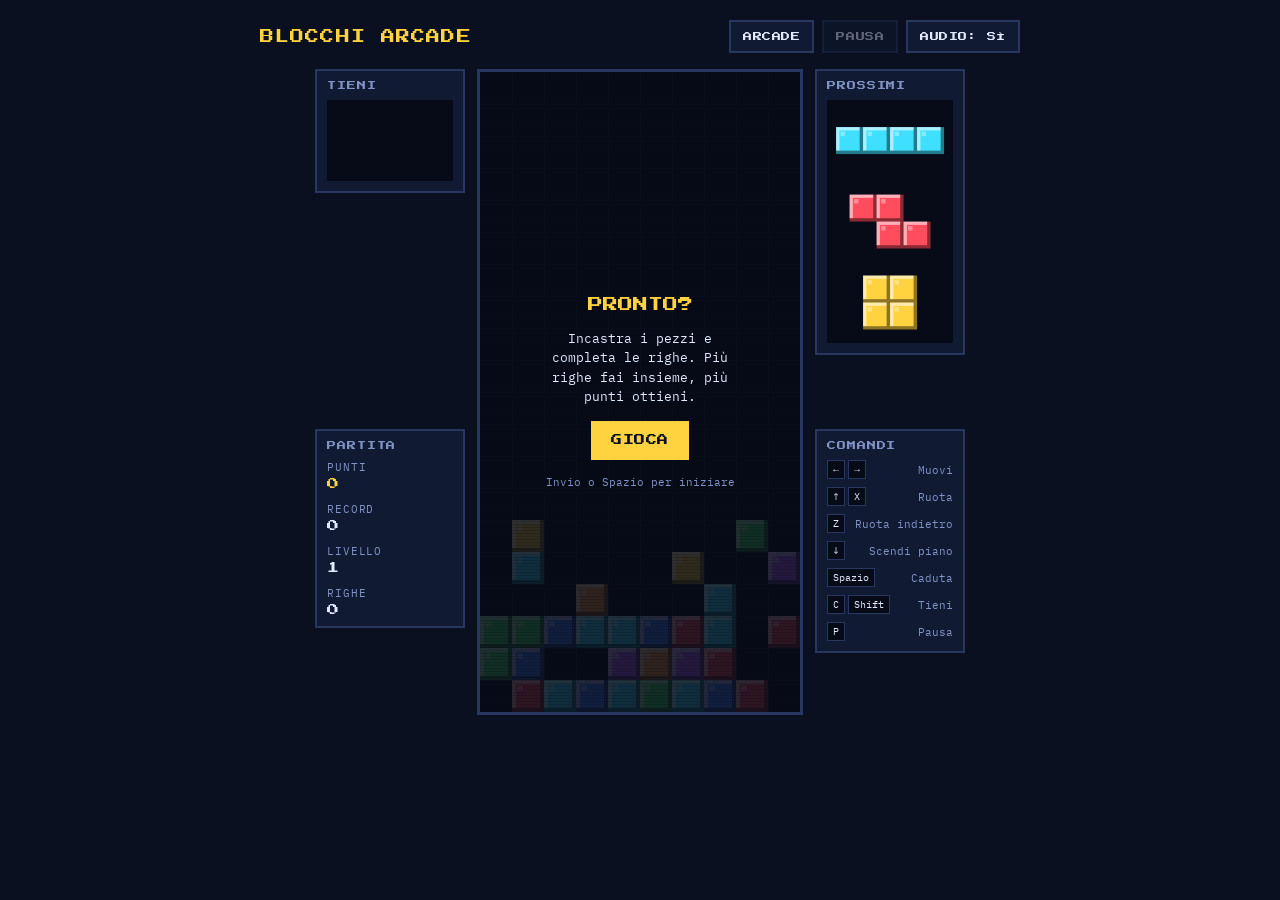
<file: tetris/index.html>
<!doctype html><html><head><meta charset=utf8><meta name=viewport content="width=device-width,initial-scale=1,viewport-fit=cover"><style>:root{color-scheme:light;box-sizing:border-box;padding-top:env(safe-area-inset-top,0px);padding-bottom:env(safe-area-inset-bottom,0px)}html{scroll-padding-top:env(safe-area-inset-top,0px)}body{margin:0;padding:0;font:14px -apple-system,BlinkMacSystemFont,sans-serif;background:#fff;color:#000}img{max-width:100%}[hidden]:not([hidden=until-found i]){display:none!important}</style><title>Blocchi Arcade</title>
<meta name="theme-color" content="#0a1020">
<link rel="manifest" href="../manifest.webmanifest">
<link rel="icon" type="image/png" sizes="192x192" href="../icons/icon-192.png">
<link rel="apple-touch-icon" href="../icons/apple-touch-icon.png">
<meta name="mobile-web-app-capable" content="yes">
<meta name="apple-mobile-web-app-capable" content="yes">
<meta name="apple-mobile-web-app-title" content="Arcade">
<meta name="apple-mobile-web-app-status-bar-style" content="black">
</head><body>
<script>
/* Layout smartphone: solo su dispositivi touch senza mouse (o con user agent mobile). Su PC non cambia nulla. */
(function () {
  var mq = window.matchMedia ? window.matchMedia('(hover: none) and (pointer: coarse)') : null;
  var ua = /Android|iPhone|iPod/i.test(navigator.userAgent || '');
  document.documentElement.classList.toggle('mobile', !!(mq && mq.matches) || ua);
})();
</script>
<link rel="stylesheet" href="../fonts/fonts.css">
<style>
/* Layout: HUD columns on either side of a 10x20 well; on phones the HUD becomes one row above the well, with a touch pad below. */
:root {
  --bg: #0a1020;
  --panel: #111a33;
  --line: #27375f;
  --fg: #e2eaff;
  --muted: #8193c4;
  --accent: #ffd23f;
  --on-accent: #0a1020;
  --well: #060b17;
  --grid: #101a30;
  --veil: rgba(6, 11, 23, 0.84);
  --scan: rgba(0, 0, 0, 0.16);
  --display: 'Press Start 2P', 'Courier New', monospace;
  --text: 'IBM Plex Mono', ui-monospace, 'Courier New', monospace;
  color-scheme: dark;
}
* { box-sizing: border-box; }
[hidden] { display: none !important; }
body {
  margin: 0;
  background: var(--bg);
  color: var(--fg);
  font-family: var(--text);
  font-size: 14px;
  padding-block: 20px;
  padding-left: max(16px, env(safe-area-inset-left, 0px));
  padding-right: max(16px, env(safe-area-inset-right, 0px));
  -webkit-tap-highlight-color: transparent;
}
.app { max-width: 760px; margin: 0 auto; display: flex; flex-direction: column; gap: 16px; }
header { display: flex; justify-content: space-between; align-items: center; gap: 12px; flex-wrap: wrap; }
h1 { margin: 0; font-family: var(--display); font-size: 14px; font-weight: 400; letter-spacing: 0.08em; color: var(--accent); text-transform: uppercase; }
.top-actions { display: flex; gap: 8px; }

.btn {
  font-family: var(--display); font-size: 9px; letter-spacing: 0.06em; text-transform: uppercase;
  color: var(--fg); background: var(--panel); border: 2px solid var(--line);
  padding: 10px 12px; cursor: pointer; border-radius: 0;
}
.btn:hover:not(:disabled) { border-color: var(--accent); }
.btn:active:not(:disabled) { transform: translateY(1px); }
.btn:disabled { opacity: 0.4; cursor: default; }
.btn:focus-visible { outline: 2px solid var(--accent); outline-offset: 2px; }
.btn.primary { background: var(--accent); color: var(--on-accent); border-color: var(--accent); font-size: 11px; padding: 12px 18px; }

.game {
  display: grid; gap: 12px; justify-content: center; align-items: start;
  grid-template-columns: 150px auto 150px;
  grid-template-areas: "hold board next" "stats board help";
}
.panel { background: var(--panel); border: 2px solid var(--line); padding: 10px; min-width: 0; }
.panel h2 { margin: 0 0 10px; font-family: var(--display); font-size: 9px; font-weight: 400; letter-spacing: 0.1em; color: var(--muted); text-transform: uppercase; }
.panel canvas { display: block; width: 100%; height: auto; background: var(--well); }
.hold { grid-area: hold; }
.next { grid-area: next; }
.stats { grid-area: stats; }
.help { grid-area: help; }

.stat-list { margin: 0; display: flex; flex-direction: column; gap: 12px; }
.stat-list div { display: flex; flex-direction: column; gap: 4px; }
.stat-list dt { font-size: 11px; color: var(--muted); text-transform: uppercase; letter-spacing: 0.08em; }
.stat-list dd { margin: 0; font-family: var(--display); font-size: 12px; font-variant-numeric: tabular-nums; overflow-wrap: anywhere; }
#score { color: var(--accent); }

.keys { margin: 0; display: flex; flex-direction: column; gap: 8px; font-size: 11px; }
.keys div { display: flex; justify-content: space-between; align-items: center; gap: 8px; }
.keys dt { display: flex; gap: 3px; flex-wrap: wrap; }
.keys dd { margin: 0; color: var(--muted); text-align: right; }
kbd { font-family: var(--text); font-size: 10px; background: var(--well); border: 1px solid var(--line); padding: 2px 5px; color: var(--fg); }

.board-area { grid-area: board; display: flex; justify-content: center; align-items: flex-start; min-width: 0; }
.board-wrap { position: relative; border: 3px solid var(--line); background: var(--well); line-height: 0; }
#board { display: block; height: min(72vh, 640px); height: min(72svh, 640px); aspect-ratio: 1 / 2; width: auto; }
.board-wrap::after { content: ""; position: absolute; inset: 0; z-index: 2; pointer-events: none; background: repeating-linear-gradient(to bottom, transparent 0 2px, var(--scan) 2px 3px); }

.toast { position: absolute; z-index: 4; left: 0; right: 0; top: 16%; text-align: center; font-family: var(--display); font-size: 13px; line-height: 1.4; color: var(--accent); text-shadow: 2px 2px 0 var(--well); opacity: 0; transition: opacity 0.2s; pointer-events: none; }
.toast.show { opacity: 1; }

.overlay { position: absolute; inset: 0; z-index: 5; display: flex; flex-direction: column; align-items: center; justify-content: center; gap: 14px; padding: 20px; text-align: center; background: var(--veil); line-height: 1.5; }
.ov-title { margin: 0; font-family: var(--display); font-size: 15px; line-height: 1.4; color: var(--accent); text-transform: uppercase; text-wrap: balance; }
.ov-sub { margin: 0; font-size: 13px; max-width: 26ch; }
.ov-hint { margin: 0; font-size: 11px; color: var(--muted); }

.touch { display: none; }
.touch-group { display: grid; grid-template-columns: repeat(3, 1fr); gap: 8px; width: 100%; }
.pad { min-height: 56px; font-size: 11px; touch-action: none; user-select: none; -webkit-user-select: none; }

@media (max-width: 700px) {
  .game { grid-template-columns: 1fr 1.15fr 1fr; grid-template-areas: "hold stats next" "board board board"; gap: 8px; }
  .help { display: none; }
  .panel { padding: 6px; }
  .panel h2 { font-size: 8px; margin-bottom: 6px; letter-spacing: 0.04em; }
  .stat-list { gap: 6px; }
  .stat-list dt { font-size: 9px; }
  .stat-list dd { font-size: 10px; }
  #board { height: min(52vh, 520px); height: min(52svh, 520px); }
}
/* ---- Smartphone: la classe .mobile sul root si attiva solo su dispositivi touch senza mouse ---- */
html.mobile, .mobile body { height: 100%; overflow: hidden; overscroll-behavior: none; }
.mobile body {
  padding-block: 8px;
  touch-action: manipulation;
  -webkit-user-select: none; user-select: none; -webkit-touch-callout: none;
}
/* Verticale: campo a sinistra su tutta l'altezza, colonna stretta a destra, comandi in basso. */
.mobile .app {
  display: grid; height: 100%; max-width: 560px; gap: 8px;
  grid-template-columns: minmax(0, 1fr) 72px;
  grid-template-rows: auto auto auto minmax(0, 1fr) auto auto;
  grid-template-areas: "board hold" "board stats" "board next" "board ." "board hdr" "pad pad";
}
.mobile .game { display: contents; }
.mobile h1 { display: none; }
.mobile header { grid-area: hdr; display: block; }
.mobile .top-actions { flex-direction: column; gap: 6px; }
.mobile .btn { padding: 8px 10px; }
.mobile header .btn { font-size: 8px; padding: 7px 2px; line-height: 1.4; text-align: center; white-space: normal; }
.mobile .help, .mobile .stats h2, .mobile .ov-hint { display: none; }
.mobile .panel { padding: 6px 4px; }
.mobile .panel h2 { font-size: 7px; margin: 0 0 6px; letter-spacing: 0; text-align: center; }
.mobile .panel canvas { width: min(100%, 72px); margin: 0 auto; }
.mobile .stat-list { display: grid; grid-template-columns: 1fr; gap: 6px; padding-inline: 2px; }
.mobile .stat-list div { gap: 2px; min-width: 0; }
.mobile .stat-list dt { font-size: 9px; }
.mobile .stat-list dd { font-family: var(--text); font-weight: 600; font-size: 12px; overflow-wrap: anywhere; }
.mobile .board-area { position: relative; align-items: stretch; overflow: hidden; min-height: 0; }
.mobile .board-wrap { position: absolute; left: 50%; top: 50%; transform: translate(-50%, -50%); }
.mobile .overlay { gap: 10px; padding: 12px; }
.mobile .ov-title, .mobile .ov-sub { font-size: 11px; }
.mobile .toast { font-size: 10px; }
.mobile .touch { grid-area: pad; display: flex; flex-direction: column; gap: 8px; width: 100%; }
.mobile .pad { min-height: 52px; font-size: 9px; padding-inline: 4px; white-space: nowrap; }
.mobile .touch-dpad .pad { font-family: var(--text); font-size: 22px; font-weight: 600; }
@media (orientation: landscape) {
  .mobile .app {
    display: grid; max-width: none; gap: 8px 12px;
    grid-template-columns: minmax(0, 1fr) 50vh minmax(0, 1fr);
    grid-template-columns: minmax(0, 1fr) 50dvh minmax(0, 1fr);
    grid-template-rows: auto auto minmax(0, 1fr) auto;
    grid-template-areas: "hdr board hold" "stats board next" ". board ." "padL board padR";
  }
  .mobile .touch { display: contents; }
  .mobile .top-actions { flex-direction: row; gap: 8px; }
  .mobile header .btn { font-size: 9px; padding: 8px 10px; white-space: nowrap; }
  .mobile .panel { padding: 6px 8px; }
  .mobile .panel h2 { font-size: 8px; letter-spacing: 0.04em; text-align: left; }
  .mobile .stat-list { grid-template-columns: 1fr 1fr; gap: 6px 10px; }
  .mobile .stat-list dd { font-size: 13px; }
  .mobile .touch-dpad { grid-area: padL; }
  .mobile .touch-actions { grid-area: padR; }
}
@media (prefers-reduced-motion: reduce) { .toast { transition: none; } }
a.btn { display: inline-block; text-align: center; text-decoration: none; }
</style>

<div class="app">
  <header>
    <h1>Blocchi Arcade</h1>
    <div class="top-actions">
      <a class="btn" id="homeBtn" href="../">Arcade</a>
      <button class="btn" id="pauseBtn" type="button" disabled>Pausa</button>
      <button class="btn" id="muteBtn" type="button" aria-pressed="false">Audio: sì</button>
    </div>
  </header>

  <main class="game">
    <section class="panel hold"><h2>Tieni</h2><canvas id="hold" width="112" height="72"></canvas></section>
    <section class="panel stats">
      <h2>Partita</h2>
      <dl class="stat-list">
        <div><dt>Punti</dt><dd id="score">0</dd></div>
        <div><dt>Record</dt><dd id="best">0</dd></div>
        <div><dt>Livello</dt><dd id="level">1</dd></div>
        <div><dt>Righe</dt><dd id="lines">0</dd></div>
      </dl>
    </section>

    <div class="board-area">
    <div class="board-wrap">
      <canvas id="board" width="320" height="640" role="img" aria-label="Campo di gioco"></canvas>
      <div class="toast" id="toast" aria-live="polite"></div>
      <div class="overlay" id="overlay">
        <p class="ov-title" id="ovTitle">Pronto?</p>
        <p class="ov-sub" id="ovSub">Incastra i pezzi e completa le righe. Più righe fai insieme, più punti ottieni.</p>
        <button class="btn primary" id="ovBtn" type="button">Gioca</button>
        <p class="ov-hint" id="ovHint">Invio o Spazio per iniziare</p>
      </div>
    </div>
    </div>

    <section class="panel next"><h2>Prossimi</h2><canvas id="next" width="112" height="216"></canvas></section>
    <section class="panel help">
      <h2>Comandi</h2>
      <dl class="keys">
        <div><dt><kbd>←</kbd><kbd>→</kbd></dt><dd>Muovi</dd></div>
        <div><dt><kbd>↑</kbd><kbd>X</kbd></dt><dd>Ruota</dd></div>
        <div><dt><kbd>Z</kbd></dt><dd>Ruota indietro</dd></div>
        <div><dt><kbd>↓</kbd></dt><dd>Scendi piano</dd></div>
        <div><dt><kbd>Spazio</kbd></dt><dd>Caduta</dd></div>
        <div><dt><kbd>C</kbd><kbd>Shift</kbd></dt><dd>Tieni</dd></div>
        <div><dt><kbd>P</kbd></dt><dd>Pausa</dd></div>
      </dl>
    </section>
  </main>

  <div class="touch" role="group" aria-label="Comandi touch">
    <div class="touch-group touch-actions">
      <button class="btn pad" type="button" data-act="hold">Tieni</button>
      <button class="btn pad" type="button" data-act="cw">Ruota</button>
      <button class="btn pad" type="button" data-act="hard">Caduta</button>
    </div>
    <div class="touch-group touch-dpad">
      <button class="btn pad" type="button" data-act="left" aria-label="Sinistra">←</button>
      <button class="btn pad" type="button" data-act="down" aria-label="Giù">↓</button>
      <button class="btn pad" type="button" data-act="right" aria-label="Destra">→</button>
    </div>
  </div>
</div>

<script>
(() => {
  'use strict';

  const COLS = 10, ROWS = 22, HIDDEN = 2, VISIBLE = ROWS - HIDDEN, CELL = 32;
  const PCELL = 24, SLOT_H = 72;
  const DAS = 0.16, ARR = 0.035, SOFT = 0.035, LOCK_DELAY = 0.5, MAX_RESETS = 15, CLEAR_TIME = 0.3;
  const SCORE_TABLE = [0, 100, 300, 500, 800];
  const CLEAR_NAMES = ['', 'Singolo', 'Doppio', 'Triplo', 'Tetris!'];
  const STORAGE_KEY = 'blocchi-arcade-record';

  const $ = (id) => document.getElementById(id);
  const boardCv = $('board'), holdCv = $('hold'), nextCv = $('next');
  const bctx = boardCv.getContext('2d'), hctx = holdCv.getContext('2d'), nctx = nextCv.getContext('2d');
  const overlay = $('overlay'), ovTitle = $('ovTitle'), ovSub = $('ovSub'), ovBtn = $('ovBtn'), ovHint = $('ovHint');
  const pauseBtn = $('pauseBtn'), muteBtn = $('muteBtn'), toastEl = $('toast');

  const css = getComputedStyle(document.documentElement);
  const tok = (name, fallback) => css.getPropertyValue(name).trim() || fallback;
  const WELL = tok('--well', '#060b17'), GRIDC = tok('--grid', '#101a30');
  const reduceMotion = window.matchMedia('(prefers-reduced-motion: reduce)').matches;

  // ---- Pezzi -------------------------------------------------------------
  const SHAPES = {
    I: [[0,0,0,0],[1,1,1,1],[0,0,0,0],[0,0,0,0]],
    O: [[1,1],[1,1]],
    T: [[0,1,0],[1,1,1],[0,0,0]],
    S: [[0,1,1],[1,1,0],[0,0,0]],
    Z: [[1,1,0],[0,1,1],[0,0,0]],
    J: [[1,0,0],[1,1,1],[0,0,0]],
    L: [[0,0,1],[1,1,1],[0,0,0]]
  };
  const TYPES = Object.keys(SHAPES);
  const COLORS = { I: '#3fe0ff', O: '#ffd23f', T: '#b866ff', S: '#4ade6a', Z: '#ff4d5e', J: '#4d7cff', L: '#ff9a3c' };

  // Tabelle dei calci SRS (x verso destra, y verso l'alto).
  const KICKS_JLSTZ = {
    '01': [[0,0],[-1,0],[-1,1],[0,-2],[-1,-2]],
    '10': [[0,0],[1,0],[1,-1],[0,2],[1,2]],
    '12': [[0,0],[1,0],[1,-1],[0,2],[1,2]],
    '21': [[0,0],[-1,0],[-1,1],[0,-2],[-1,-2]],
    '23': [[0,0],[1,0],[1,1],[0,-2],[1,-2]],
    '32': [[0,0],[-1,0],[-1,-1],[0,2],[-1,2]],
    '30': [[0,0],[-1,0],[-1,-1],[0,2],[-1,2]],
    '03': [[0,0],[1,0],[1,1],[0,-2],[1,-2]]
  };
  const KICKS_I = {
    '01': [[0,0],[-2,0],[1,0],[-2,-1],[1,2]],
    '10': [[0,0],[2,0],[-1,0],[2,1],[-1,-2]],
    '12': [[0,0],[-1,0],[2,0],[-1,2],[2,-1]],
    '21': [[0,0],[1,0],[-2,0],[1,-2],[-2,1]],
    '23': [[0,0],[2,0],[-1,0],[2,1],[-1,-2]],
    '32': [[0,0],[-2,0],[1,0],[-2,-1],[1,2]],
    '30': [[0,0],[1,0],[-2,0],[1,-2],[-2,1]],
    '03': [[0,0],[-1,0],[2,0],[-1,2],[2,-1]]
  };

  // ---- Colori dei blocchi ------------------------------------------------
  function mix(hex, target, p) {
    const n = parseInt(hex.slice(1), 16);
    const ch = [n >> 16, (n >> 8) & 255, n & 255].map((c) => Math.round(c + (target - c) * p));
    return 'rgb(' + ch.join(',') + ')';
  }
  const SHADES = {};
  TYPES.forEach((t) => { SHADES[t] = { base: COLORS[t], light: mix(COLORS[t], 255, 0.55), dark: mix(COLORS[t], 0, 0.45) }; });

  // ---- Stato -------------------------------------------------------------
  const newGrid = () => Array.from({ length: ROWS }, () => Array(COLS).fill(null));
  let grid = newGrid();
  let cur = null, holdType = null, holdUsed = false;
  let bag = [], queue = [];
  let score = 0, lines = 0, level = 1, best = 0, b2b = false;
  let state = 'idle'; // idle | playing | paused | clearing | over
  let gravityAcc = 0, lockTimer = 0, lockResets = 0;
  let clearRows = [], clearTimer = 0;
  const keys = { left: false, right: false, down: false };
  let lastDir = 0, dirTime = 0, dasCharged = false, arrAcc = 0, softAcc = 0;
  let last = performance.now();
  const mq = window.matchMedia('(max-width: 700px)');
  let nextCount = 3;
  const rootEl = document.documentElement;
  const areaEl = document.querySelector('.board-area');
  const mobileMQ = window.matchMedia('(hover: none) and (pointer: coarse)');
  const detectMobile = () => mobileMQ.matches || /Android|iPhone|iPod/i.test(navigator.userAgent || '');

  const fmt = (n) => n.toLocaleString('it-IT');

  // ---- Audio -------------------------------------------------------------
  let actx = null, muted = false;
  function audio() {
    if (!actx) { try { actx = new (window.AudioContext || window.webkitAudioContext)(); } catch (e) { actx = null; } }
    if (actx && actx.state === 'suspended') actx.resume();
    return actx;
  }
  function tone(freq, dur, type, vol, when, slideTo) {
    if (muted || !actx) return;
    const t = actx.currentTime + (when || 0);
    const o = actx.createOscillator(), g = actx.createGain();
    o.type = type || 'square';
    o.frequency.setValueAtTime(freq, t);
    if (slideTo) o.frequency.exponentialRampToValueAtTime(slideTo, t + dur);
    g.gain.setValueAtTime(vol || 0.04, t);
    g.gain.exponentialRampToValueAtTime(0.0001, t + dur);
    o.connect(g); g.connect(actx.destination);
    o.start(t); o.stop(t + dur + 0.02);
  }
  const sfx = {
    move: () => tone(200, 0.03, 'square', 0.02),
    rotate: () => tone(360, 0.05, 'square', 0.025),
    hold: () => tone(280, 0.08, 'triangle', 0.05, 0, 420),
    lock: () => tone(110, 0.09, 'triangle', 0.07),
    hard: () => tone(180, 0.12, 'sawtooth', 0.04, 0, 50),
    clear: (n) => { const notes = [523, 659, 784, 1047, 1319]; for (let i = 0; i <= n; i++) tone(notes[i], 0.12, 'square', 0.04, i * 0.07); },
    level: () => { [659, 784, 988, 1319].forEach((f, i) => tone(f, 0.1, 'square', 0.04, i * 0.08)); },
    over: () => tone(330, 0.9, 'sawtooth', 0.05, 0, 40)
  };

  // ---- Logica ------------------------------------------------------------
  function shuffle(a) {
    for (let i = a.length - 1; i > 0; i--) { const j = (Math.random() * (i + 1)) | 0; [a[i], a[j]] = [a[j], a[i]]; }
    return a;
  }
  function fillQueue() {
    while (queue.length < 6) {
      if (!bag.length) bag = shuffle(TYPES.slice());
      queue.push(bag.pop());
    }
  }
  function takeNext() { fillQueue(); const t = queue.shift(); fillQueue(); return t; }

  function eachCell(m, x, y, fn) {
    for (let j = 0; j < m.length; j++) for (let i = 0; i < m[j].length; i++) if (m[j][i]) fn(x + i, y + j);
  }
  function collide(m, x, y) {
    for (let j = 0; j < m.length; j++) {
      for (let i = 0; i < m[j].length; i++) {
        if (!m[j][i]) continue;
        const gx = x + i, gy = y + j;
        if (gx < 0 || gx >= COLS || gy >= ROWS) return true;
        if (gy >= 0 && grid[gy][gx]) return true;
      }
    }
    return false;
  }
  function rotateMatrix(m, dir) {
    const n = m.length;
    return m.map((_, y) => m.map((__, x) => (dir > 0 ? m[n - 1 - x][y] : m[x][n - 1 - y])));
  }
  function gravityInterval() {
    return Math.max(0.02, Math.pow(0.8 - (level - 1) * 0.007, level - 1));
  }

  function spawn(type) {
    const t = type || takeNext();
    const m = SHAPES[t].map((r) => r.slice());
    cur = { type: t, m, r: 0, x: Math.floor((COLS - m.length) / 2), y: 0 };
    gravityAcc = 0; lockTimer = 0; lockResets = 0;
    if (collide(cur.m, cur.x, cur.y)) { endGame(); return false; }
    if (!collide(cur.m, cur.x, cur.y + 1)) cur.y++;
    drawPreviews();
    return true;
  }

  // Dopo ogni mossa riuscita: se il pezzo poggia, il timer di blocco riparte (fino a 15 volte).
  function touched() {
    if (collide(cur.m, cur.x, cur.y + 1)) {
      if (lockResets < MAX_RESETS) { lockTimer = 0; lockResets++; }
    } else lockTimer = 0;
  }
  function move(dx, quiet) {
    if (collide(cur.m, cur.x + dx, cur.y)) return false;
    cur.x += dx; touched();
    if (!quiet) sfx.move();
    return true;
  }
  function tryRotate(dir) {
    if (cur.type === 'O') return false;
    const nm = rotateMatrix(cur.m, dir);
    const nr = (cur.r + dir + 4) % 4;
    const kicks = (cur.type === 'I' ? KICKS_I : KICKS_JLSTZ)[String(cur.r) + String(nr)];
    for (const [kx, ky] of kicks) {
      const nx = cur.x + kx, ny = cur.y - ky;
      if (!collide(nm, nx, ny)) {
        cur.m = nm; cur.r = nr; cur.x = nx; cur.y = ny;
        touched(); sfx.rotate();
        return true;
      }
    }
    return false;
  }
  function softStep() {
    if (collide(cur.m, cur.x, cur.y + 1)) return false;
    cur.y++; score += 1; lockTimer = 0;
    updateStats();
    return true;
  }
  function hardDrop() {
    let d = 0;
    while (!collide(cur.m, cur.x, cur.y + d + 1)) d++;
    cur.y += d; score += d * 2;
    sfx.hard();
    lock();
    updateStats();
  }
  function holdPiece() {
    if (holdUsed) return;
    const t = cur.type;
    if (holdType) { const swap = holdType; holdType = t; spawn(swap); }
    else { holdType = t; spawn(); }
    holdUsed = true;
    sfx.hold();
    drawPreviews();
  }

  function lock() {
    let allHidden = true;
    eachCell(cur.m, cur.x, cur.y, (gx, gy) => {
      if (gy >= 0) grid[gy][gx] = cur.type;
      if (gy >= HIDDEN) allHidden = false;
    });
    sfx.lock();
    const full = [];
    for (let y = 0; y < ROWS; y++) if (grid[y].every(Boolean)) full.push(y);
    cur = null;
    if (allHidden && !full.length) { endGame(); return; }
    if (full.length) {
      const n = full.length;
      let pts = SCORE_TABLE[n] * level;
      let bonus = false;
      if (n === 4) { if (b2b) { pts = Math.floor(pts * 1.5); bonus = true; } b2b = true; } else b2b = false;
      score += pts; lines += n;
      const nl = Math.floor(lines / 10) + 1;
      let msg = CLEAR_NAMES[n] + (bonus ? ' ×1,5' : '');
      if (nl > level) { level = nl; sfx.level(); msg = 'Livello ' + level; }
      toast(msg);
      sfx.clear(n);
      state = 'clearing'; clearRows = full; clearTimer = 0;
      updateStats();
      return;
    }
    holdUsed = false;
    spawn();
  }
  function finishClear() {
    grid = grid.filter((_, y) => !clearRows.includes(y));
    while (grid.length < ROWS) grid.unshift(Array(COLS).fill(null));
    clearRows = [];
    state = 'playing';
    holdUsed = false;
    spawn();
  }

  // ---- Flusso di gioco ---------------------------------------------------
  function showOverlay(title, sub, btn, hint) {
    ovTitle.textContent = title; ovSub.textContent = sub; ovBtn.textContent = btn; ovHint.textContent = hint;
    overlay.hidden = false;
  }
  function releaseAll() {
    keys.left = keys.right = keys.down = false;
    lastDir = 0; dirTime = 0; dasCharged = false; arrAcc = 0; softAcc = 0;
  }
  function start() {
    audio();
    grid = newGrid(); bag = []; queue = [];
    holdType = null; holdUsed = false; cur = null;
    score = 0; lines = 0; level = 1; b2b = false; clearRows = [];
    releaseAll();
    state = 'playing';
    overlay.hidden = true;
    pauseBtn.disabled = false; pauseBtn.textContent = 'Pausa';
    spawn();
    updateStats();
    last = performance.now();
  }
  function pause() {
    if (state !== 'playing') return;
    state = 'paused'; releaseAll();
    showOverlay('Pausa', 'Il gioco è fermo.', 'Riprendi', 'P per riprendere');
    pauseBtn.textContent = 'Riprendi';
  }
  function resume() {
    if (state !== 'paused') return;
    state = 'playing'; overlay.hidden = true;
    pauseBtn.textContent = 'Pausa';
    last = performance.now();
  }
  function endGame() {
    state = 'over'; cur = null; releaseAll();
    const record = score > best;
    if (record) { best = score; try { localStorage.setItem(STORAGE_KEY, String(best)); } catch (e) { /* ignore */ } }
    sfx.over();
    showOverlay('Fine partita', fmt(score) + ' punti · ' + lines + ' righe' + (record ? ' · Nuovo record!' : ''), 'Rigioca', 'Invio o Spazio per ricominciare');
    pauseBtn.disabled = true; pauseBtn.textContent = 'Pausa';
    updateStats();
  }
  function toggleMute() {
    muted = !muted;
    muteBtn.textContent = muted ? 'Audio: no' : 'Audio: sì';
    muteBtn.setAttribute('aria-pressed', String(muted));
  }

  let toastTimer = 0;
  function toast(text) {
    toastEl.textContent = text; toastEl.classList.add('show');
    clearTimeout(toastTimer);
    toastTimer = setTimeout(() => toastEl.classList.remove('show'), 1000);
  }

  function update(dt) {
    if (state === 'clearing') { clearTimer += dt; if (clearTimer >= CLEAR_TIME) finishClear(); return; }
    if (state !== 'playing' || !cur) return;

    if (lastDir && (keys.left || keys.right)) {
      dirTime += dt;
      if (!dasCharged) { if (dirTime >= DAS) { dasCharged = true; arrAcc = 0; } }
      else {
        arrAcc += dt;
        while (arrAcc >= ARR) { arrAcc -= ARR; if (!move(lastDir, true)) { arrAcc = 0; break; } }
      }
    }
    if (keys.down) {
      softAcc += dt;
      while (softAcc >= SOFT) { softAcc -= SOFT; if (!softStep()) { softAcc = 0; break; } }
    }
    if (collide(cur.m, cur.x, cur.y + 1)) {
      gravityAcc = 0; lockTimer += dt;
      if (lockTimer >= LOCK_DELAY) lock();
      return;
    }
    lockTimer = 0;
    gravityAcc += dt;
    const gi = gravityInterval();
    let n = 0;
    while (gravityAcc >= gi && n < ROWS) {
      gravityAcc -= gi; n++;
      if (collide(cur.m, cur.x, cur.y + 1)) { gravityAcc = 0; break; }
      cur.y++;
    }
  }

  // ---- Disegno -----------------------------------------------------------
  function block(ctx, px, py, s, type) {
    const c = SHADES[type], b = Math.max(2, Math.round(s * 0.14));
    ctx.fillStyle = c.base; ctx.fillRect(px, py, s, s);
    ctx.fillStyle = c.light; ctx.fillRect(px, py, s, b); ctx.fillRect(px, py, b, s);
    ctx.fillStyle = c.dark; ctx.fillRect(px, py + s - b, s, b); ctx.fillRect(px + s - b, py, b, s);
    ctx.fillStyle = 'rgba(255,255,255,0.35)';
    const k = Math.round(s * 0.18);
    ctx.fillRect(px + b + 1, py + b + 1, k, k);
  }

  function draw() {
    const g = bctx, W = boardCv.width, H = boardCv.height;
    g.fillStyle = WELL; g.fillRect(0, 0, W, H);
    g.strokeStyle = GRIDC; g.lineWidth = 1; g.beginPath();
    for (let x = 1; x < COLS; x++) { g.moveTo(x * CELL + 0.5, 0); g.lineTo(x * CELL + 0.5, H); }
    for (let y = 1; y < VISIBLE; y++) { g.moveTo(0, y * CELL + 0.5); g.lineTo(W, y * CELL + 0.5); }
    g.stroke();

    for (let y = HIDDEN; y < ROWS; y++)
      for (let x = 0; x < COLS; x++)
        if (grid[y][x]) block(g, x * CELL, (y - HIDDEN) * CELL, CELL, grid[y][x]);

    if (cur) {
      let gy = cur.y;
      while (!collide(cur.m, cur.x, gy + 1)) gy++;
      if (gy !== cur.y) {
        const col = SHADES[cur.type].base;
        eachCell(cur.m, cur.x, gy, (gx, y) => {
          if (y < HIDDEN) return;
          const px = gx * CELL, py = (y - HIDDEN) * CELL;
          g.globalAlpha = 0.18; g.fillStyle = col; g.fillRect(px, py, CELL, CELL);
          g.globalAlpha = 0.8; g.strokeStyle = col; g.lineWidth = 2; g.strokeRect(px + 2, py + 2, CELL - 4, CELL - 4);
          g.globalAlpha = 1;
        });
      }
      eachCell(cur.m, cur.x, cur.y, (gx, y) => { if (y >= HIDDEN) block(g, gx * CELL, (y - HIDDEN) * CELL, CELL, cur.type); });
    }

    if (state === 'clearing') {
      const on = reduceMotion || Math.floor(clearTimer / 0.07) % 2 === 0;
      if (on) {
        g.fillStyle = 'rgba(255,255,255,0.88)';
        clearRows.forEach((y) => { if (y >= HIDDEN) g.fillRect(0, (y - HIDDEN) * CELL, W, CELL); });
      }
    }
  }

  function drawPreview(ctx, cv, types, dim) {
    ctx.fillStyle = WELL; ctx.fillRect(0, 0, cv.width, cv.height);
    ctx.globalAlpha = dim ? 0.35 : 1;
    types.forEach((t, i) => {
      const m = SHAPES[t];
      let minX = 9, maxX = -1, minY = 9, maxY = -1;
      m.forEach((row, y) => row.forEach((v, x) => {
        if (v) { minX = Math.min(minX, x); maxX = Math.max(maxX, x); minY = Math.min(minY, y); maxY = Math.max(maxY, y); }
      }));
      const w = (maxX - minX + 1) * PCELL, h = (maxY - minY + 1) * PCELL;
      const ox = Math.round((cv.width - w) / 2), oy = Math.round(i * SLOT_H + (SLOT_H - h) / 2);
      m.forEach((row, y) => row.forEach((v, x) => { if (v) block(ctx, ox + (x - minX) * PCELL, oy + (y - minY) * PCELL, PCELL, t); }));
    });
    ctx.globalAlpha = 1;
  }
  function drawPreviews() {
    drawPreview(hctx, holdCv, holdType ? [holdType] : [], holdUsed);
    drawPreview(nctx, nextCv, queue.slice(0, nextCount), false);
  }
  function layoutNext() {
    nextCount = (mq.matches || rootEl.classList.contains('mobile')) ? 1 : 3;
    nextCv.height = SLOT_H * nextCount;
    drawPreviews();
  }
  function updateStats() {
    $('score').textContent = fmt(score);
    $('best').textContent = fmt(Math.max(best, score));
    $('level').textContent = String(level);
    $('lines').textContent = String(lines);
  }

  // ---- Comandi -----------------------------------------------------------
  const KEYMAP = {
    ArrowLeft: 'left', ArrowRight: 'right', ArrowDown: 'down', ArrowUp: 'cw', KeyX: 'cw', KeyZ: 'ccw',
    Space: 'hard', KeyC: 'hold', ShiftLeft: 'hold', ShiftRight: 'hold', KeyP: 'pause', Escape: 'pause', Enter: 'enter', KeyM: 'mute'
  };

  function press(act) {
    if (act === 'enter') { if (state === 'idle' || state === 'over') start(); else if (state === 'paused') resume(); return; }
    if (act === 'pause') { if (state === 'playing') pause(); else if (state === 'paused') resume(); return; }
    if (act === 'mute') { toggleMute(); return; }
    if (act === 'hard' && (state === 'idle' || state === 'over')) { start(); return; }
    if (act === 'hard' && state === 'paused') { resume(); return; }
    if (state !== 'playing' || !cur) return;
    switch (act) {
      case 'left':
      case 'right': {
        const d = act === 'left' ? -1 : 1;
        keys[act] = true; lastDir = d; dirTime = 0; dasCharged = false; arrAcc = 0;
        move(d);
        break;
      }
      case 'down': keys.down = true; softAcc = SOFT; break;
      case 'cw': tryRotate(1); break;
      case 'ccw': tryRotate(-1); break;
      case 'hard': hardDrop(); break;
      case 'hold': holdPiece(); break;
    }
  }
  function release(act) {
    if (act === 'left' || act === 'right') {
      keys[act] = false;
      const d = act === 'left' ? -1 : 1;
      if (lastDir === d) {
        lastDir = keys.left ? -1 : keys.right ? 1 : 0;
        if (lastDir) { dasCharged = true; arrAcc = 0; } else { dirTime = 0; dasCharged = false; }
      }
    } else if (act === 'down') { keys.down = false; softAcc = 0; }
  }

  window.addEventListener('keydown', (e) => {
    if (e.metaKey || e.ctrlKey || e.altKey) return;
    const act = KEYMAP[e.code];
    if (!act) return;
    if ((e.code === 'Space' || e.code === 'Enter') && e.target instanceof Element && e.target.closest('button')) return;
    e.preventDefault();
    if (e.repeat) return;
    press(act);
  });
  window.addEventListener('keyup', (e) => { const act = KEYMAP[e.code]; if (act) release(act); });
  window.addEventListener('blur', releaseAll);
  document.addEventListener('visibilitychange', () => { if (document.hidden) pause(); });

  document.querySelectorAll('[data-act]').forEach((b) => {
    const act = b.dataset.act;
    b.addEventListener('pointerdown', (e) => {
      e.preventDefault();
      try { b.setPointerCapture(e.pointerId); } catch (err) { /* ignore */ }
      press(act);
    });
    const up = () => release(act);
    b.addEventListener('pointerup', up);
    b.addEventListener('pointercancel', up);
    b.addEventListener('lostpointercapture', up);
    b.addEventListener('contextmenu', (e) => e.preventDefault());
  });

  ovBtn.addEventListener('click', () => { press('enter'); ovBtn.blur(); });
  pauseBtn.addEventListener('click', () => { press('pause'); pauseBtn.blur(); });
  muteBtn.addEventListener('click', () => { toggleMute(); muteBtn.blur(); });
  if (mq.addEventListener) mq.addEventListener('change', layoutNext); else if (mq.addListener) mq.addListener(layoutNext);

  // Layout smartphone: il campo occupa tutto lo spazio libero, in celle intere.
  function fitBoard() {
    if (!rootEl.classList.contains('mobile')) {
      boardCv.style.removeProperty('width'); boardCv.style.removeProperty('height');
      return;
    }
    const cell = Math.floor(Math.min((areaEl.clientWidth - 8) / COLS, (areaEl.clientHeight - 8) / VISIBLE));
    if (cell < 6) return;
    boardCv.style.width = cell * COLS + 'px';
    boardCv.style.height = cell * VISIBLE + 'px';
  }
  function applyMode() { rootEl.classList.toggle('mobile', detectMobile()); layoutNext(); fitBoard(); }
  if (mobileMQ.addEventListener) mobileMQ.addEventListener('change', applyMode); else if (mobileMQ.addListener) mobileMQ.addListener(applyMode);
  window.addEventListener('resize', fitBoard);
  if (window.ResizeObserver) new ResizeObserver(fitBoard).observe(areaEl);

  // ---- Avvio -------------------------------------------------------------
  function demoGrid() {
    const g = newGrid();
    for (let y = ROWS - 6; y < ROWS; y++) {
      const fill = 0.88 - (ROWS - 1 - y) * 0.11;
      for (let x = 0; x < COLS; x++) if (Math.random() < fill) g[y][x] = TYPES[(Math.random() * TYPES.length) | 0];
      g[y][(Math.random() * COLS) | 0] = null;
    }
    return g;
  }
  try { best = Number(localStorage.getItem(STORAGE_KEY)) || 0; } catch (e) { best = 0; }
  grid = demoGrid();
  fillQueue();
  applyMode();
  updateStats();

  function frame(now) {
    const dt = Math.min(0.1, (now - last) / 1000);
    last = now;
    update(dt);
    draw();
    requestAnimationFrame(frame);
  }
  requestAnimationFrame(frame);
})();
</script>

<script>
if ('serviceWorker' in navigator) {
  window.addEventListener('load', function () {
    navigator.serviceWorker.register('../sw.js', { updateViaCache: 'none' }).catch(function () {});
  });
}
</script>
</body></html>
</file>
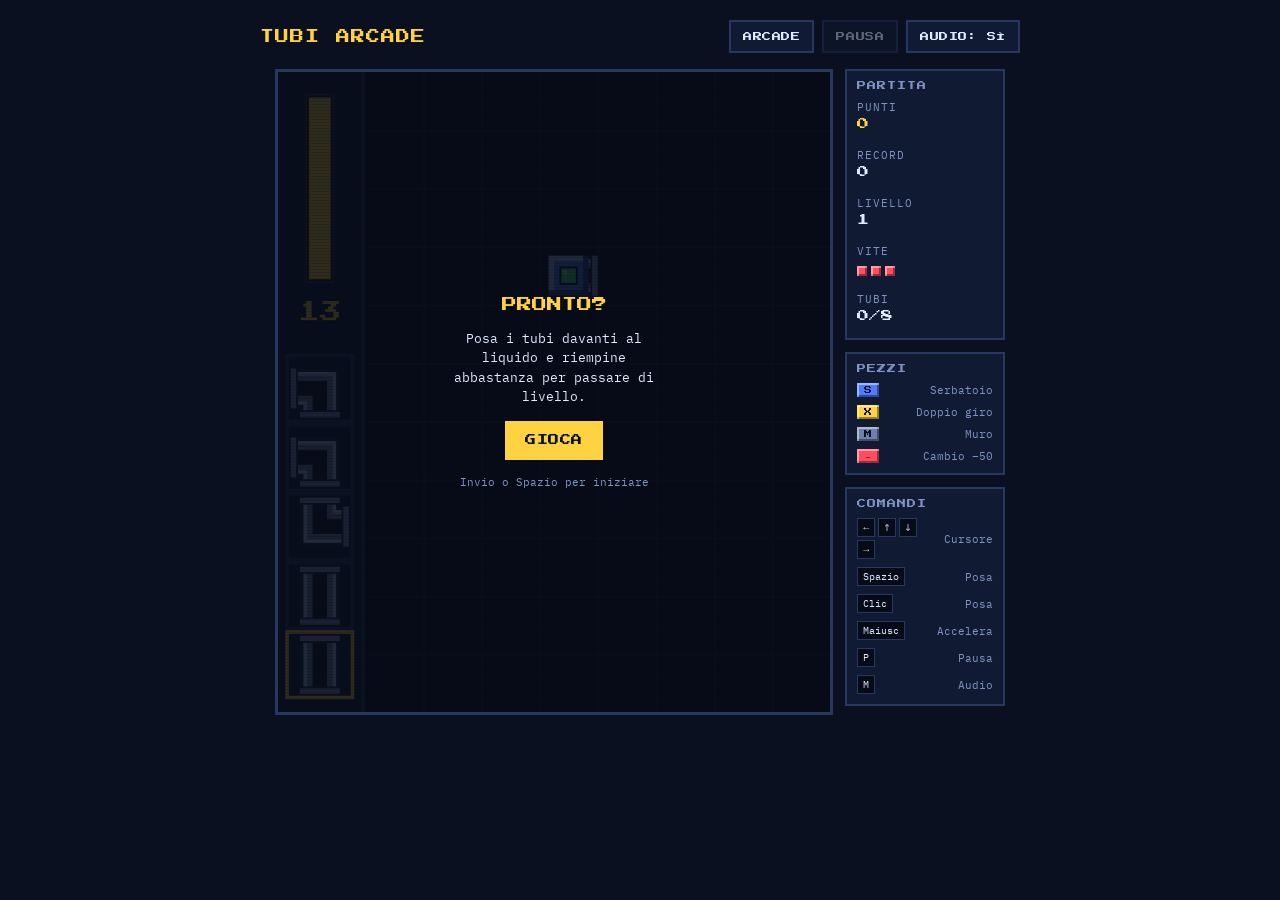
<file: tubi/index.html>
<!doctype html><html><head><meta charset=utf8><meta name=viewport content="width=device-width,initial-scale=1,viewport-fit=cover"><style>:root{color-scheme:light;box-sizing:border-box;padding-top:env(safe-area-inset-top,0px);padding-bottom:env(safe-area-inset-bottom,0px)}html{scroll-padding-top:env(safe-area-inset-top,0px)}body{margin:0;padding:0;font:14px -apple-system,BlinkMacSystemFont,sans-serif;background:#fff;color:#000}img{max-width:100%}[hidden]:not([hidden=until-found i]){display:none!important}</style><title>Tubi Arcade</title>
<meta name="theme-color" content="#0a1020">
<link rel="manifest" href="../manifest.webmanifest">
<link rel="icon" type="image/png" sizes="192x192" href="../icons/icon-192.png">
<link rel="apple-touch-icon" href="../icons/apple-touch-icon.png">
<meta name="mobile-web-app-capable" content="yes">
<meta name="apple-mobile-web-app-capable" content="yes">
<meta name="apple-mobile-web-app-title" content="Arcade">
<meta name="apple-mobile-web-app-status-bar-style" content="black">
</head><body>
<script>
/* Layout smartphone: solo su dispositivi touch senza mouse (o con user agent mobile). Su PC non cambia nulla. */
(function () {
  var mq = window.matchMedia ? window.matchMedia('(hover: none) and (pointer: coarse)') : null;
  var ua = /Android|iPhone|iPod/i.test(navigator.userAgent || '');
  document.documentElement.classList.toggle('mobile', !!(mq && mq.matches) || ua);
})();
</script>
<link rel="stylesheet" href="../fonts/fonts.css">
<style>
/* Layout: colonne di informazioni ai lati di un campo 8x11 con la coda dei tubi a sinistra; su smartphone le statistiche diventano una riga sopra il campo e i comandi stanno sotto. */
:root {
  --bg: #0a1020;
  --panel: #111a33;
  --line: #27375f;
  --fg: #e2eaff;
  --muted: #8193c4;
  --accent: #ffd23f;
  --on-accent: #0a1020;
  --well: #060b17;
  --grid: #101a30;
  --veil: rgba(6, 11, 23, 0.84);
  --scan: rgba(0, 0, 0, 0.16);
  --display: 'Press Start 2P', 'Courier New', monospace;
  --text: 'IBM Plex Mono', ui-monospace, 'Courier New', monospace;
  color-scheme: dark;
}
* { box-sizing: border-box; }
html { background: var(--bg); }
[hidden] { display: none !important; }
body {
  margin: 0;
  background: var(--bg);
  color: var(--fg);
  font-family: var(--text);
  font-size: 14px;
  padding-block: 20px;
  padding-left: max(16px, env(safe-area-inset-left, 0px));
  padding-right: max(16px, env(safe-area-inset-right, 0px));
  -webkit-tap-highlight-color: transparent;
}
.app { max-width: 760px; margin: 0 auto; display: flex; flex-direction: column; gap: 16px; }
header { display: flex; justify-content: space-between; align-items: center; gap: 12px; flex-wrap: wrap; }
h1 { margin: 0; font-family: var(--display); font-size: 14px; font-weight: 400; letter-spacing: 0.08em; color: var(--accent); text-transform: uppercase; }
.top-actions { display: flex; gap: 8px; }

.btn {
  font-family: var(--display); font-size: 9px; letter-spacing: 0.06em; text-transform: uppercase;
  color: var(--fg); background: var(--panel); border: 2px solid var(--line);
  padding: 10px 12px; cursor: pointer; border-radius: 0;
}
.btn:hover:not(:disabled) { border-color: var(--accent); }
.btn:active:not(:disabled) { transform: translateY(1px); }
.btn:disabled { opacity: 0.4; cursor: default; }
.btn:focus-visible { outline: 2px solid var(--accent); outline-offset: 2px; }
.btn.primary { background: var(--accent); color: var(--on-accent); border-color: var(--accent); font-size: 11px; padding: 12px 18px; }

.game {
  display: grid; gap: 12px; justify-content: center; align-items: start;
  grid-template-columns: auto 160px;
  grid-template-areas: "board stats" "board bonus" "board help";
  grid-template-rows: auto auto 1fr;
}
.panel { background: var(--panel); border: 2px solid var(--line); padding: 10px; min-width: 0; }
.panel h2 { margin: 0 0 10px; font-family: var(--display); font-size: 9px; font-weight: 400; letter-spacing: 0.1em; color: var(--muted); text-transform: uppercase; }
.stats { grid-area: stats; }
.bonus { grid-area: bonus; }
.help { grid-area: help; }

.stat-list { margin: 0; display: flex; flex-direction: column; gap: 12px; }
.stat-list div { display: flex; flex-direction: column; gap: 4px; min-width: 0; }
.stat-list dt { font-size: 11px; color: var(--muted); text-transform: uppercase; letter-spacing: 0.08em; }
.stat-list dd { margin: 0; font-family: var(--display); font-size: 12px; font-variant-numeric: tabular-nums; overflow-wrap: anywhere; min-height: 18px; }
#score { color: var(--accent); }
.pips { display: flex; gap: 4px; align-items: center; min-height: 18px; }
.pip { width: 10px; height: 10px; background: #ff4d5e; box-shadow: inset 2px 2px 0 rgba(255,255,255,0.45), inset -2px -2px 0 rgba(0,0,0,0.4); }

.keys { margin: 0; display: flex; flex-direction: column; gap: 8px; font-size: 11px; }
.keys div { display: flex; justify-content: space-between; align-items: center; gap: 8px; }
.keys dt { display: flex; gap: 3px; flex-wrap: wrap; align-items: center; }
.keys dd { margin: 0; color: var(--muted); text-align: right; }
kbd { font-family: var(--text); font-size: 10px; background: var(--well); border: 1px solid var(--line); padding: 2px 5px; color: var(--fg); }
.chip { display: inline-block; width: 22px; height: 14px; line-height: 14px; text-align: center; font-family: var(--display); font-size: 8px; color: var(--on-accent); background: var(--c); box-shadow: inset 2px 2px 0 rgba(255,255,255,0.45), inset -2px -2px 0 rgba(0,0,0,0.4); }

.board-area { grid-area: board; display: flex; justify-content: center; align-items: flex-start; min-width: 0; }
.board-wrap { position: relative; border: 3px solid var(--line); background: var(--well); line-height: 0; }
#board { display: block; height: min(72vh, 640px); height: min(72svh, 640px); aspect-ratio: 304 / 352; width: auto; touch-action: none; cursor: crosshair; }
.board-wrap::after { content: ""; position: absolute; inset: 0; z-index: 2; pointer-events: none; background: repeating-linear-gradient(to bottom, transparent 0 2px, var(--scan) 2px 3px); }

.toast { position: absolute; z-index: 4; left: 0; right: 0; top: 50%; text-align: center; font-family: var(--display); font-size: 13px; line-height: 1.4; color: var(--accent); text-shadow: 2px 2px 0 var(--well); opacity: 0; transition: opacity 0.2s; pointer-events: none; }
.toast.show { opacity: 1; }

.overlay { position: absolute; inset: 0; z-index: 5; display: flex; flex-direction: column; align-items: center; justify-content: center; gap: 14px; padding: 20px; text-align: center; background: var(--veil); line-height: 1.5; }
.ov-title { margin: 0; font-family: var(--display); font-size: 15px; line-height: 1.4; color: var(--accent); text-transform: uppercase; text-wrap: balance; }
.ov-sub { margin: 0; font-size: 13px; max-width: 26ch; }
.ov-hint { margin: 0; font-size: 11px; color: var(--muted); }

.touch { display: none; }
.touch-group {
  display: grid; gap: 8px; width: 100%;
  grid-template-columns: repeat(3, 1fr) 1.3fr; grid-template-rows: repeat(2, 50px);
  grid-template-areas: ". up . place" "left down right fast";
}
.pad { min-height: 0; font-size: 11px; touch-action: none; user-select: none; -webkit-user-select: none; }
.pad[data-act="up"] { grid-area: up; }
.pad[data-act="down"] { grid-area: down; }
.pad[data-act="left"] { grid-area: left; }
.pad[data-act="right"] { grid-area: right; }
.pad[data-act="place"] { grid-area: place; background: var(--accent); color: var(--on-accent); border-color: var(--accent); }
.pad[data-act="fast"] { grid-area: fast; }

@media (max-width: 700px) {
  .game { grid-template-columns: 1fr; grid-template-areas: "stats" "board" "bonus"; gap: 8px; }
  .help { display: none; }
  .stat-list { display: grid; grid-template-columns: repeat(5, 1fr); gap: 8px; }
  .stat-list dd { font-size: 10px; }
  #board { height: min(60vh, 560px); height: min(60svh, 560px); }
}

/* ---- Smartphone: la classe .mobile sul root si attiva solo su dispositivi touch senza mouse ---- */
html.mobile, .mobile body { height: 100%; overflow: hidden; overscroll-behavior: none; }
.mobile body {
  padding-block: 8px;
  touch-action: manipulation;
  -webkit-user-select: none; user-select: none; -webkit-touch-callout: none;
}
.mobile .app {
  display: grid; height: 100%; max-width: 560px; gap: 8px;
  grid-template-columns: minmax(0, 1fr);
  grid-template-rows: auto auto minmax(0, 1fr) auto;
  grid-template-areas: "hdr" "stats" "board" "pad";
}
.mobile .game { display: contents; }
.mobile h1 { display: none; }
.mobile header { grid-area: hdr; display: block; }
.mobile .top-actions { gap: 8px; }
.mobile .top-actions .btn { flex: 1; padding: 8px 10px; }
.mobile .help, .mobile .bonus, .mobile .stats h2, .mobile .ov-hint { display: none; }
.mobile .stats { grid-area: stats; padding: 6px 8px; }
.mobile .stat-list { display: grid; grid-template-columns: repeat(5, 1fr); gap: 6px; }
.mobile .stat-list div { gap: 2px; }
.mobile .stat-list dt { font-size: 9px; }
.mobile .stat-list dd { font-family: var(--text); font-weight: 600; font-size: 13px; min-height: 18px; }
.mobile .board-area { grid-area: board; position: relative; align-items: stretch; overflow: hidden; min-height: 0; }
.mobile .board-wrap { position: absolute; left: 50%; top: 50%; transform: translate(-50%, -50%); }
.mobile .overlay { gap: 10px; padding: 12px; }
.mobile .ov-title, .mobile .ov-sub { font-size: 11px; }
.mobile .toast { font-size: 10px; }
.mobile .touch { grid-area: pad; display: flex; flex-direction: column; gap: 8px; width: 100%; }
.mobile .pad { font-size: 9px; padding-inline: 4px; white-space: nowrap; }
.mobile .pad.arrow { font-family: var(--text); font-size: 22px; font-weight: 600; }
@media (orientation: landscape) {
  .mobile .app {
    max-width: none; gap: 8px 12px;
    grid-template-columns: minmax(0, 1fr) calc((100vh - 24px) * 0.8636) minmax(0, 1fr);
    grid-template-columns: minmax(0, 1fr) calc((100dvh - 24px) * 0.8636) minmax(0, 1fr);
    grid-template-rows: auto auto minmax(0, 1fr);
    grid-template-areas: "hdr board pad" "stats board pad" ". board pad";
  }
  .mobile .stat-list { grid-template-columns: 1fr 1fr; }
  .mobile .touch-group {
    grid-template-columns: repeat(3, 1fr); grid-template-rows: repeat(3, 46px);
    grid-template-areas: ". up ." "left down right" "place place fast";
  }
}
@media (prefers-reduced-motion: reduce) { .toast { transition: none; } }
a.btn { display: inline-block; text-align: center; text-decoration: none; }
</style>

<div class="app">
  <header>
    <h1>Tubi Arcade</h1>
    <div class="top-actions">
      <a class="btn" id="homeBtn" href="../">Arcade</a>
      <button class="btn" id="pauseBtn" type="button" disabled>Pausa</button>
      <button class="btn" id="muteBtn" type="button" aria-pressed="false">Audio: sì</button>
    </div>
  </header>

  <main class="game">
    <section class="panel stats">
      <h2>Partita</h2>
      <dl class="stat-list">
        <div><dt>Punti</dt><dd id="score">0</dd></div>
        <div><dt>Record</dt><dd id="best">0</dd></div>
        <div><dt>Livello</dt><dd id="level">1</dd></div>
        <div><dt>Vite</dt><dd class="pips" id="lives" aria-label="Vite"></dd></div>
        <div><dt>Tubi</dt><dd id="pipes">0/8</dd></div>
      </dl>
    </section>

    <div class="board-area">
      <div class="board-wrap">
        <canvas id="board" width="608" height="704" role="img" aria-label="Campo di gioco con la coda dei tubi a sinistra"></canvas>
        <div class="toast" id="toast" aria-live="polite"></div>
        <div class="overlay" id="overlay">
          <p class="ov-title" id="ovTitle">Pronto?</p>
          <p class="ov-sub" id="ovSub">Posa i tubi davanti al liquido e riempine abbastanza per passare di livello.</p>
          <button class="btn primary" id="ovBtn" type="button">Gioca</button>
          <p class="ov-hint" id="ovHint">Invio o Spazio per iniziare</p>
        </div>
      </div>
    </div>

    <section class="panel bonus">
      <h2>Pezzi</h2>
      <dl class="keys">
        <div><dt><span class="chip" style="--c:#4d7cff">S</span></dt><dd>Serbatoio</dd></div>
        <div><dt><span class="chip" style="--c:#ffd23f">X</span></dt><dd>Doppio giro</dd></div>
        <div><dt><span class="chip" style="--c:#6f80aa">M</span></dt><dd>Muro</dd></div>
        <div><dt><span class="chip" style="--c:#ff4d5e">−</span></dt><dd>Cambio −50</dd></div>
      </dl>
    </section>
    <section class="panel help">
      <h2>Comandi</h2>
      <dl class="keys">
        <div><dt><kbd>←</kbd><kbd>↑</kbd><kbd>↓</kbd><kbd>→</kbd></dt><dd>Cursore</dd></div>
        <div><dt><kbd>Spazio</kbd></dt><dd>Posa</dd></div>
        <div><dt><kbd>Clic</kbd></dt><dd>Posa</dd></div>
        <div><dt><kbd>Maiusc</kbd></dt><dd>Accelera</dd></div>
        <div><dt><kbd>P</kbd></dt><dd>Pausa</dd></div>
        <div><dt><kbd>M</kbd></dt><dd>Audio</dd></div>
      </dl>
    </section>
  </main>

  <div class="touch" role="group" aria-label="Comandi touch">
    <div class="touch-group">
      <button class="btn pad arrow" type="button" data-act="up" aria-label="Su">↑</button>
      <button class="btn pad arrow" type="button" data-act="left" aria-label="Sinistra">←</button>
      <button class="btn pad arrow" type="button" data-act="down" aria-label="Giù">↓</button>
      <button class="btn pad arrow" type="button" data-act="right" aria-label="Destra">→</button>
      <button class="btn pad" type="button" data-act="place">Posa</button>
      <button class="btn pad" type="button" data-act="fast">Accelera</button>
    </div>
  </div>
</div>

<script>
(() => {
  'use strict';

  const T = 32, COLS = 8, ROWS = 11, QW = 48;
  const BW = COLS * T, W = QW + BW, H = ROWS * T, SC = 2;
  const RATIO = W / H;
  const MAX_LIVES = 5, FAST = 6;
  const STORAGE_KEY = 'tubi-arcade-record';

  const $ = (id) => document.getElementById(id);
  const boardCv = $('board');
  const ctx = boardCv.getContext('2d');
  const overlay = $('overlay'), ovTitle = $('ovTitle'), ovSub = $('ovSub'), ovBtn = $('ovBtn'), ovHint = $('ovHint');
  const pauseBtn = $('pauseBtn'), muteBtn = $('muteBtn'), toastEl = $('toast'), livesEl = $('lives');
  const rootEl = document.documentElement;
  const areaEl = document.querySelector('.board-area');

  const css = getComputedStyle(rootEl);
  const tok = (name, fallback) => css.getPropertyValue(name).trim() || fallback;
  const WELL = tok('--well', '#060b17'), GRIDC = tok('--grid', '#101a30'), ACCENT = tok('--accent', '#ffd23f');
  const PANELC = tok('--panel', '#111a33'), LINEC = tok('--line', '#27375f'), FG = tok('--fg', '#e2eaff');
  const FLUID = '#4ade6a';
  const reduceMotion = window.matchMedia('(prefers-reduced-motion: reduce)').matches;
  const mobileMQ = window.matchMedia('(hover: none) and (pointer: coarse)');
  const detectMobile = () => mobileMQ.matches || /Android|iPhone|iPod/i.test(navigator.userAgent || '');
  const fmt = (n) => n.toLocaleString('it-IT');
  const clamp = (v, a, b) => Math.max(a, Math.min(b, v));

  // Direzioni: 0 = su, 1 = destra, 2 = giù, 3 = sinistra
  const DX = [0, 1, 0, -1], DY = [-1, 0, 1, 0];
  const CONN = { H: [1, 3], V: [0, 2], NE: [0, 1], ES: [1, 2], SW: [2, 3], NW: [3, 0], X: [0, 1, 2, 3] };
  const BAG = ['H', 'H', 'H', 'V', 'V', 'V', 'NE', 'NE', 'ES', 'ES', 'SW', 'SW', 'NW', 'NW', 'X'];
  const MOVES = { up: [0, -1], down: [0, 1], left: [-1, 0], right: [1, 0] };
  const randType = () => BAG[(Math.random() * BAG.length) | 0];

  // ---- Stato -------------------------------------------------------------
  let tiles = [], queue = [], particles = [];
  let src = null, cur = null, leak = null;
  let cursor = { c: 0, r: 0 };
  let score = 0, best = 0, level = 1, lives = 3, count = 0, goal = 8, goalMet = false;
  let phase = 'build'; // build | flow | leak
  let readyT = 0, delayT = 1, delayMax = 1, tileTime = 2.4, leakT = 0, queueAnim = 0, lastTick = 99;
  let state = 'idle'; // idle | playing | paused | over
  let fast = false;
  let last = performance.now();

  // ---- Audio -------------------------------------------------------------
  let actx = null, muted = false;
  function audio() {
    if (!actx) { try { actx = new (window.AudioContext || window.webkitAudioContext)(); } catch (e) { actx = null; } }
    if (actx && actx.state === 'suspended') actx.resume();
    return actx;
  }
  function tone(freq, dur, type, vol, when, slideTo) {
    if (muted || !actx) return;
    const t = actx.currentTime + (when || 0);
    const o = actx.createOscillator(), g = actx.createGain();
    o.type = type || 'square';
    o.frequency.setValueAtTime(freq, t);
    if (slideTo) o.frequency.exponentialRampToValueAtTime(slideTo, t + dur);
    g.gain.setValueAtTime(vol || 0.04, t);
    g.gain.exponentialRampToValueAtTime(0.0001, t + dur);
    o.connect(g); g.connect(actx.destination);
    o.start(t); o.stop(t + dur + 0.02);
  }
  const sfx = {
    place: () => tone(330, 0.06, 'square', 0.04, 0, 440),
    replace: () => tone(200, 0.12, 'sawtooth', 0.045, 0, 110),
    nope: () => tone(120, 0.1, 'square', 0.04),
    tick: () => tone(660, 0.05, 'square', 0.03),
    flow: () => tone(220, 0.3, 'triangle', 0.05, 0, 520),
    fill: () => tone(260 + Math.min(count, 30) * 12, 0.06, 'square', 0.028),
    goal: () => { [523, 659, 784].forEach((f, i) => tone(f, 0.08, 'square', 0.035, i * 0.06)); },
    bonus: () => { [784, 1047].forEach((f, i) => tone(f, 0.08, 'square', 0.035, i * 0.06)); },
    leak: () => tone(300, 0.6, 'sawtooth', 0.05, 0, 50),
    life: () => tone(330, 0.5, 'sawtooth', 0.05, 0, 60),
    level: () => { [659, 784, 988, 1319].forEach((f, i) => tone(f, 0.1, 'square', 0.04, i * 0.08)); },
    over: () => tone(330, 0.9, 'sawtooth', 0.05, 0, 40)
  };

  // ---- Livello -----------------------------------------------------------
  const inside = (c, r) => c >= 0 && c < COLS && r >= 0 && r < ROWS;
  const shuffle = (a) => { for (let i = a.length - 1; i > 0; i--) { const j = (Math.random() * (i + 1)) | 0; [a[i], a[j]] = [a[j], a[i]]; } return a; };
  const isLocked = (t) => !!t && (t.t === 'S' || t.t === 'W' || t.passes.length > 0);

  function loadLevel() {
    tiles = Array.from({ length: ROWS }, () => Array(COLS).fill(null));
    let sc, sr, sd, tries = 0;
    do {
      sc = 1 + ((Math.random() * (COLS - 2)) | 0);
      sr = 1 + ((Math.random() * (ROWS - 2)) | 0);
      sd = (Math.random() * 4) | 0;
      tries++;
    } while (!inside(sc + DX[sd] * 3, sr + DY[sd] * 3) && tries < 300);
    tiles[sr][sc] = { t: 'S', dir: sd, passes: [] };
    src = { c: sc, r: sr, dir: sd };

    const free = [];
    for (let r = 0; r < ROWS; r++) for (let c = 0; c < COLS; c++) {
      if (r === sr && c === sc) continue;
      let near = false;
      for (let k = 1; k <= 2; k++) if (c === sc + DX[sd] * k && r === sr + DY[sd] * k) near = true;
      if (!near) free.push([c, r]);
    }
    shuffle(free);
    const walls = Math.min(12, (level - 1) * 2);
    for (let i = 0; i < walls && i < free.length; i++) tiles[free[i][1]][free[i][0]] = { t: 'W', passes: [] };

    queue = Array.from({ length: 5 }, randType);
    particles = []; leak = null; cur = null; leakT = 0; queueAnim = 0; lastTick = 99;
    count = 0; goal = Math.min(26, 6 + 2 * level); goalMet = false;
    delayMax = clamp(13 - (level - 1) * 0.9, 5, 13); delayT = delayMax;
    tileTime = clamp(2.5 - (level - 1) * 0.2, 0.9, 2.5);
    phase = 'build'; readyT = 1.2;
    cursor = { c: sc + DX[sd], r: sr + DY[sd] };
  }

  // ---- Posa dei tubi -----------------------------------------------------
  function moveCursor(dx, dy) {
    cursor = { c: clamp(cursor.c + dx, 0, COLS - 1), r: clamp(cursor.r + dy, 0, ROWS - 1) };
  }
  function placePiece() {
    if (state !== 'playing' || readyT > 0 || phase === 'leak') return;
    const t = tiles[cursor.r][cursor.c];
    if (isLocked(t)) { sfx.nope(); return; }
    const type = queue.shift();
    queue.push(randType());
    if (t) { score = Math.max(0, score - 50); sfx.replace(); } else sfx.place();
    tiles[cursor.r][cursor.c] = { t: type, passes: [] };
    queueAnim = 1;
    updateStats();
  }

  // ---- Flusso ------------------------------------------------------------
  function addParticles(x, y, color, n) {
    if (reduceMotion) return;
    for (let i = 0; i < (n || 6); i++) {
      particles.push({ x, y, vx: (Math.random() - 0.5) * 160, vy: -Math.random() * 120 - 20, life: 0.45, color });
    }
  }
  function startFlow() {
    phase = 'flow';
    const t = tiles[src.r][src.c];
    const pass = { entry: null, exit: src.dir, p: 0 };
    t.passes.push(pass);
    cur = { c: src.c, r: src.r, pass, isSrc: true };
    sfx.flow(); toast('Via!');
  }
  function doLeak(c, r, d) {
    phase = 'leak'; leakT = 1.5; fast = false;
    const x = QW + c * T + T / 2 + DX[d] * T / 2, y = r * T + T / 2 + DY[d] * T / 2;
    leak = { x, y, d };
    sfx.leak(); addParticles(x, y, FLUID, 16);
    toast(count >= goal ? 'Livello superato' : 'Perdita!');
  }
  function advance() {
    const { c, r, pass } = cur;
    const t = tiles[r][c];
    if (!cur.isSrc) {
      count++; score += 10 * level; sfx.fill();
      if (t.t === 'X' && t.passes.length === 2) { score += 200 * level; sfx.bonus(); toast('Doppio giro!'); }
      if (!goalMet && count >= goal) { goalMet = true; score += 100 * level; sfx.goal(); toast('Obiettivo!'); }
      updateStats();
    }
    const d = pass.exit, nc = c + DX[d], nr = r + DY[d], entry = (d + 2) % 4;
    if (!inside(nc, nr)) { doLeak(c, r, d); return; }
    const nt = tiles[nr][nc];
    if (!nt || nt.t === 'W' || nt.t === 'S' || !CONN[nt.t].includes(entry)) { doLeak(c, r, d); return; }
    let np;
    if (nt.t === 'X') {
      if (nt.passes.some((p) => p.entry % 2 === entry % 2)) { doLeak(c, r, d); return; }
      np = { entry, exit: (entry + 2) % 4, p: 0 };
    } else {
      if (nt.passes.length) { doLeak(c, r, d); return; }
      np = { entry, exit: CONN[nt.t].find((x) => x !== entry), p: 0 };
    }
    nt.passes.push(np);
    cur = { c: nc, r: nr, pass: np, isSrc: false };
  }
  function updateFlow(total) {
    let rem = total;
    let guard = 0;
    while (rem > 0 && phase === 'flow' && guard++ < 50) {
      const dur = cur.isSrc ? tileTime * 0.5 : tileTime;
      const need = (1 - cur.pass.p) * dur;
      if (rem < need) { cur.pass.p += rem / dur; rem = 0; }
      else { rem -= need; cur.pass.p = 1; advance(); }
    }
  }

  function resolveLeak() {
    if (count >= goal) levelClear(); else lifeLost();
  }
  function levelClear() {
    sfx.level();
    score += 300 * level;
    level++;
    let extra = '';
    if ((level - 1) % 3 === 0 && lives < MAX_LIVES) { lives++; extra = ' · Vita extra'; }
    loadLevel();
    toast('Livello ' + level + extra);
    updateStats();
  }
  function lifeLost() {
    lives--;
    sfx.life();
    if (lives <= 0) { updateStats(); endGame(); return; }
    loadLevel();
    toast('Vite: ' + lives);
    updateStats();
  }

  function update(dt) {
    particles.forEach((p) => { p.life -= dt; p.vy += 400 * dt; p.x += p.vx * dt; p.y += p.vy * dt; });
    particles = particles.filter((p) => p.life > 0);
    if (queueAnim > 0) queueAnim = Math.max(0, queueAnim - dt / 0.14);
    if (state !== 'playing') return;
    if (readyT > 0) { readyT -= dt; return; }
    const mult = fast ? FAST : 1;
    if (phase === 'build') {
      delayT -= dt * mult;
      const sec = Math.ceil(delayT);
      if (sec <= 3 && sec > 0 && sec < lastTick) { lastTick = sec; sfx.tick(); }
      if (delayT <= 0) startFlow();
    } else if (phase === 'flow') {
      updateFlow(dt * mult);
    } else if (phase === 'leak') {
      leakT -= dt;
      if (leakT <= 0) resolveLeak();
    }
  }

  // ---- Disegno -----------------------------------------------------------
  const C = T / 2, PW = 18, OW = 22, IW = 14, CH = 8;
  function armR(d, w) {
    const m = (T - w) / 2;
    if (d === 0) return [m, 0, w, C + w / 2];
    if (d === 1) return [C - w / 2, m, C + w / 2, w];
    if (d === 2) return [m, C - w / 2, w, C + w / 2];
    return [0, m, C + w / 2, w];
  }
  function drawPipe(arms, ox, oy, passes) {
    const g = ctx;
    g.save(); g.translate(ox, oy);
    g.beginPath(); g.rect(0, 0, T, T); g.clip();
    const paint = (w, col) => { g.fillStyle = col; for (const d of arms) { const r = armR(d, w); g.fillRect(r[0], r[1], r[2], r[3]); } };
    paint(OW, '#1b2440'); paint(PW, '#b8c6ee'); paint(IW, '#6f80aa'); paint(CH, '#0a1020');
    const m = (T - OW) / 2;
    for (const d of arms) {
      g.fillStyle = '#8193c4';
      if (d === 0) g.fillRect(m, 0, OW, 3);
      else if (d === 1) g.fillRect(T - 3, m, 3, OW);
      else if (d === 2) g.fillRect(m, T - 3, OW, 3);
      else g.fillRect(0, m, 3, OW);
      g.fillStyle = '#1b2440';
      if (d === 0) g.fillRect(m, 3, OW, 1);
      else if (d === 1) g.fillRect(T - 4, m, 1, OW);
      else if (d === 2) g.fillRect(m, T - 4, OW, 1);
      else g.fillRect(3, m, 1, OW);
    }
    const span = (d, a, b) => {
      const len = b - a;
      if (d === 0) g.fillRect(C - CH / 2, C - b, CH, len);
      else if (d === 1) g.fillRect(C + a, C - CH / 2, len, CH);
      else if (d === 2) g.fillRect(C - CH / 2, C + a, CH, len);
      else g.fillRect(C - b, C - CH / 2, len, CH);
    };
    g.fillStyle = FLUID;
    for (const ps of passes) {
      if (ps.entry !== null) span(ps.entry, C - Math.min(1, ps.p / 0.5) * C, C);
      if (ps.entry === null ? ps.p > 0 : ps.p > 0.5) g.fillRect(C - CH / 2, C - CH / 2, CH, CH);
      const f2 = ps.entry === null ? ps.p : Math.max(0, (ps.p - 0.5) / 0.5);
      if (f2 > 0) span(ps.exit, 0, f2 * C);
    }
    g.restore();
  }
  function bevel(x, y, w, h, hex, b) {
    const sh = (n, p, t) => { const v = parseInt(hex.slice(1), 16); return 'rgb(' + [v >> 16, (v >> 8) & 255, v & 255].map((c) => Math.round(c + (t - c) * p)).join(',') + ')'; };
    ctx.fillStyle = hex; ctx.fillRect(x, y, w, h);
    ctx.fillStyle = sh(0, 0.55, 255); ctx.fillRect(x, y, w, b); ctx.fillRect(x, y, b, h);
    ctx.fillStyle = sh(0, 0.45, 0); ctx.fillRect(x, y + h - b, w, b); ctx.fillRect(x + w - b, y, b, h);
  }

  function drawQueue(now) {
    const g = ctx;
    g.fillStyle = PANELC; g.fillRect(0, 0, QW, H);
    g.fillStyle = LINEC; g.fillRect(QW - 2, 0, 2, H);
    // Barra: conto alla rovescia prima del liquido, poi avanzamento verso l'obiettivo
    const bx = 17, by = 14, bw = 12, bh = 100;
    g.fillStyle = WELL; g.fillRect(bx - 2, by - 2, bw + 4, bh + 4);
    g.strokeStyle = LINEC; g.lineWidth = 1; g.strokeRect(bx - 1.5, by - 1.5, bw + 3, bh + 3);
    let ratio, col;
    if (phase === 'build') {
      ratio = clamp(delayT / delayMax, 0, 1);
      col = delayT < 3 && Math.floor(now / 120) % 2 === 0 ? '#ff4d5e' : ACCENT;
    } else {
      ratio = clamp(count / goal, 0, 1);
      col = count >= goal ? ACCENT : FLUID;
    }
    const fh = Math.round(ratio * bh);
    g.fillStyle = col; g.fillRect(bx, by + bh - fh, bw, fh);
    g.textAlign = 'center'; g.textBaseline = 'middle';
    if (phase === 'build') {
      g.fillStyle = ACCENT; g.font = '12px "Press Start 2P", monospace';
      g.fillText(String(Math.max(0, Math.ceil(delayT))), QW / 2 - 1, 132);
    } else {
      g.fillStyle = count >= goal ? ACCENT : FG; g.font = '8px "Press Start 2P", monospace';
      g.fillText(count + '/' + goal, QW / 2 - 1, 132);
    }
    // Coda dei pezzi: il prossimo da posare è in basso
    g.save(); g.beginPath(); g.rect(0, 146, QW - 2, H - 146); g.clip();
    for (let i = 0; i < queue.length; i++) {
      const y = H - 10 - T - i * 38, x = (QW - 2 - T) / 2;
      g.strokeStyle = i === 0 ? ACCENT : LINEC; g.lineWidth = 2;
      g.strokeRect(x - 2, y - 2 + 0, T + 4, T + 4);
      drawPipe(CONN[queue[i]], x, y - queueAnim * 38, []);
    }
    g.restore();
  }

  function draw(now) {
    const g = ctx;
    g.setTransform(SC, 0, 0, SC, 0, 0);
    g.fillStyle = WELL; g.fillRect(0, 0, W, H);
    drawQueue(now);
    g.strokeStyle = GRIDC; g.lineWidth = 1; g.beginPath();
    for (let x = 1; x < COLS; x++) { g.moveTo(QW + x * T + 0.5, 0); g.lineTo(QW + x * T + 0.5, H); }
    for (let y = 1; y < ROWS; y++) { g.moveTo(QW, y * T + 0.5); g.lineTo(W, y * T + 0.5); }
    g.stroke();
    if (!tiles.length) return;

    for (let r = 0; r < ROWS; r++) {
      for (let c = 0; c < COLS; c++) {
        const t = tiles[r][c];
        if (!t) continue;
        const x = QW + c * T, y = r * T;
        if (t.t === 'W') {
          bevel(x + 1, y + 1, T - 2, T - 2, '#56658c', 3);
          bevel(x + 8, y + 8, T - 16, T - 16, '#6f80aa', 2);
        } else if (t.t === 'S') {
          drawPipe([t.dir], x, y, t.passes);
          bevel(x + 5, y + 5, 22, 22, '#4d7cff', 3);
          g.fillStyle = WELL; g.fillRect(x + 11, y + 11, 10, 10);
          g.fillStyle = FLUID; g.fillRect(x + 12, y + 12, 8, 8);
          g.fillStyle = 'rgba(255,255,255,0.55)'; g.fillRect(x + 13, y + 13, 2, 2);
        } else {
          drawPipe(CONN[t.t], x, y, t.passes);
        }
      }
    }

    if (leak) {
      const k = 0.6 + 0.4 * Math.sin(now / 90);
      g.globalAlpha = k;
      g.fillStyle = FLUID;
      g.fillRect(leak.x + DX[leak.d] * 4 - 4, leak.y + DY[leak.d] * 4 - 4, 8, 8);
      g.fillRect(leak.x + DX[leak.d] * 9 - 2, leak.y + DY[leak.d] * 9 - 2, 4, 4);
      g.globalAlpha = 1;
    }

    if (state === 'playing') {
      const t = tiles[cursor.r][cursor.c];
      const x = QW + cursor.c * T, y = cursor.r * T;
      const locked = isLocked(t);
      if (!locked && phase !== 'leak') {
        g.globalAlpha = 0.5; drawPipe(CONN[queue[0]], x, y, []); g.globalAlpha = 1;
      }
      g.strokeStyle = locked ? '#8193c4' : t ? '#ff4d5e' : ACCENT;
      g.globalAlpha = 0.65 + 0.35 * Math.sin(now / 140);
      g.lineWidth = 2; g.strokeRect(x + 1, y + 1, T - 2, T - 2);
      g.globalAlpha = 1;
    }

    particles.forEach((p) => {
      g.globalAlpha = clamp(p.life / 0.45, 0, 1);
      g.fillStyle = p.color; g.fillRect(p.x - 1.5, p.y - 1.5, 3, 3);
    });
    g.globalAlpha = 1;

    if (state === 'playing' && fast && readyT <= 0 && phase !== 'leak') {
      g.fillStyle = ACCENT; g.font = '8px "Press Start 2P", monospace'; g.textAlign = 'right'; g.textBaseline = 'top';
      g.fillText('>>', W - 4, 4);
    }
    if (state === 'playing' && readyT > 0) {
      g.fillStyle = 'rgba(6,11,23,0.7)'; g.fillRect(0, H / 2 - 30, W, 60);
      g.fillStyle = ACCENT; g.font = '12px "Press Start 2P", monospace'; g.textAlign = 'center'; g.textBaseline = 'middle';
      g.fillText('LIVELLO ' + level, W / 2, H / 2 - 9);
      g.fillStyle = FG; g.font = '8px "Press Start 2P", monospace';
      g.fillText('OBIETTIVO: ' + goal + ' TUBI', W / 2, H / 2 + 12);
    }
  }

  function updateStats() {
    $('score').textContent = fmt(score);
    $('best').textContent = fmt(Math.max(best, score));
    $('level').textContent = String(level);
    $('pipes').textContent = count + '/' + goal;
    livesEl.textContent = '';
    for (let i = 0; i < lives; i++) { const s = document.createElement('span'); s.className = 'pip'; livesEl.appendChild(s); }
    livesEl.setAttribute('aria-label', 'Vite: ' + lives);
  }

  // ---- Flusso di gioco ---------------------------------------------------
  function showOverlay(title, sub, btn, hint) {
    ovTitle.textContent = title; ovSub.textContent = sub; ovBtn.textContent = btn; ovHint.textContent = hint;
    overlay.hidden = false;
  }
  function releaseAll() { fast = false; }
  function start() {
    audio();
    score = 0; level = 1; lives = 3;
    loadLevel();
    releaseAll();
    state = 'playing';
    overlay.hidden = true;
    pauseBtn.disabled = false; pauseBtn.textContent = 'Pausa';
    updateStats();
    last = performance.now();
  }
  function pause() {
    if (state !== 'playing') return;
    state = 'paused'; releaseAll();
    showOverlay('Pausa', 'Il gioco è fermo.', 'Riprendi', 'P per riprendere');
    pauseBtn.textContent = 'Riprendi';
  }
  function resume() {
    if (state !== 'paused') return;
    state = 'playing'; overlay.hidden = true;
    pauseBtn.textContent = 'Pausa';
    last = performance.now();
  }
  function endGame() {
    state = 'over'; releaseAll();
    const record = score > best;
    if (record) { best = score; try { localStorage.setItem(STORAGE_KEY, String(best)); } catch (e) { /* ignore */ } }
    sfx.over();
    showOverlay('Fine partita', fmt(score) + ' punti · livello ' + level + (record ? ' · Nuovo record!' : ''), 'Rigioca', 'Invio o Spazio per ricominciare');
    pauseBtn.disabled = true; pauseBtn.textContent = 'Pausa';
    updateStats();
  }
  function toggleMute() {
    muted = !muted;
    muteBtn.textContent = muted ? 'Audio: no' : 'Audio: sì';
    muteBtn.setAttribute('aria-pressed', String(muted));
  }

  let toastTimer = 0;
  function toast(text) {
    toastEl.textContent = text; toastEl.classList.add('show');
    clearTimeout(toastTimer);
    toastTimer = setTimeout(() => toastEl.classList.remove('show'), 1100);
  }

  // ---- Comandi -----------------------------------------------------------
  const KEYMAP = {
    ArrowLeft: 'left', KeyA: 'left', ArrowRight: 'right', KeyD: 'right',
    ArrowUp: 'up', KeyW: 'up', ArrowDown: 'down', KeyS: 'down',
    Space: 'place', Enter: 'enter', KeyP: 'pause', Escape: 'pause', KeyM: 'mute',
    ShiftLeft: 'fast', ShiftRight: 'fast', KeyF: 'fast'
  };

  function press(act) {
    if (act === 'mute') { toggleMute(); return; }
    if (act === 'pause') { if (state === 'playing') pause(); else if (state === 'paused') resume(); return; }
    if (act === 'enter' || act === 'place') {
      if (state === 'idle' || state === 'over') start();
      else if (state === 'paused') resume();
      else placePiece();
      return;
    }
    if (act === 'fast') { if (state === 'playing') fast = true; return; }
    if (MOVES[act] && state === 'playing') moveCursor(MOVES[act][0], MOVES[act][1]);
  }
  function release(act) { if (act === 'fast') fast = false; }

  window.addEventListener('keydown', (e) => {
    if (e.metaKey || e.ctrlKey || e.altKey) return;
    const act = KEYMAP[e.code];
    if (!act) return;
    if ((e.code === 'Space' || e.code === 'Enter') && e.target instanceof Element && e.target.closest('button')) return;
    e.preventDefault();
    if (e.repeat && !MOVES[act]) return;
    press(act);
  });
  window.addEventListener('keyup', (e) => { const act = KEYMAP[e.code]; if (act) release(act); });
  window.addEventListener('blur', releaseAll);
  document.addEventListener('visibilitychange', () => { if (document.hidden) pause(); });

  // Pulsanti touch: le frecce si ripetono tenendole premute
  const repeats = new Map();
  function stopRepeat(b) {
    const r = repeats.get(b);
    if (r) { clearTimeout(r.to); clearInterval(r.iv); repeats.delete(b); }
  }
  function startRepeat(b, act) {
    stopRepeat(b);
    if (!MOVES[act]) return;
    const r = { to: 0, iv: 0 };
    r.to = setTimeout(() => { r.iv = setInterval(() => press(act), 110); }, 260);
    repeats.set(b, r);
  }
  document.querySelectorAll('[data-act]').forEach((b) => {
    const act = b.dataset.act;
    b.addEventListener('pointerdown', (e) => {
      e.preventDefault();
      try { b.setPointerCapture(e.pointerId); } catch (err) { /* ignore */ }
      press(act); startRepeat(b, act);
    });
    const up = () => { release(act); stopRepeat(b); };
    b.addEventListener('pointerup', up);
    b.addEventListener('pointercancel', up);
    b.addEventListener('lostpointercapture', up);
    b.addEventListener('contextmenu', (e) => e.preventDefault());
  });

  // Mouse e tocco direttamente sul campo
  function cellFromEvent(e) {
    const rect = boardCv.getBoundingClientRect();
    if (!rect.width || !rect.height) return null;
    const x = (e.clientX - rect.left) / rect.width * W - QW;
    const y = (e.clientY - rect.top) / rect.height * H;
    const c = Math.floor(x / T), r = Math.floor(y / T);
    if (c < 0 || c >= COLS || r < 0 || r >= ROWS) return null;
    return { c, r };
  }
  boardCv.addEventListener('pointermove', (e) => {
    if (e.pointerType !== 'mouse' || state !== 'playing') return;
    const cell = cellFromEvent(e);
    if (cell) cursor = cell;
  });
  boardCv.addEventListener('pointerdown', (e) => {
    if (state !== 'playing') return;
    const cell = cellFromEvent(e);
    if (!cell) return;
    e.preventDefault();
    cursor = cell;
    placePiece();
  });
  boardCv.addEventListener('contextmenu', (e) => e.preventDefault());
  ovBtn.addEventListener('click', () => { press('enter'); ovBtn.blur(); });
  pauseBtn.addEventListener('click', () => { press('pause'); pauseBtn.blur(); });
  muteBtn.addEventListener('click', () => { toggleMute(); muteBtn.blur(); });

  // Layout smartphone: il campo occupa tutto lo spazio libero mantenendo il rapporto del campo.
  function fitBoard() {
    if (!rootEl.classList.contains('mobile')) {
      boardCv.style.removeProperty('width'); boardCv.style.removeProperty('height');
      return;
    }
    const w = Math.floor(Math.min(areaEl.clientWidth - 8, (areaEl.clientHeight - 8) * RATIO));
    if (w < 120) return;
    boardCv.style.width = w + 'px';
    boardCv.style.height = Math.floor(w / RATIO) + 'px';
  }
  function applyMode() { rootEl.classList.toggle('mobile', detectMobile()); fitBoard(); }
  if (mobileMQ.addEventListener) mobileMQ.addEventListener('change', applyMode); else if (mobileMQ.addListener) mobileMQ.addListener(applyMode);
  window.addEventListener('resize', fitBoard);
  if (window.ResizeObserver) new ResizeObserver(fitBoard).observe(areaEl);

  // ---- Avvio -------------------------------------------------------------
  try { best = Number(localStorage.getItem(STORAGE_KEY)) || 0; } catch (e) { best = 0; }
  loadLevel();
  readyT = 0;
  applyMode();
  updateStats();

  function frame(now) {
    const dt = Math.min(0.1, (now - last) / 1000);
    last = now;
    update(dt);
    draw(now);
    requestAnimationFrame(frame);
  }
  requestAnimationFrame(frame);
})();
</script>

<script>
if ('serviceWorker' in navigator) {
  window.addEventListener('load', function () {
    navigator.serviceWorker.register('../sw.js', { updateViaCache: 'none' }).catch(function () {});
  });
}
</script>
</body></html>
</file>
<file: fonts/fonts.css>
/* Font locali. Copia in questa cartella i tre file .woff2 con questi nomi esatti.
   Finché mancano, l'app usa un font monospace di sistema. */
@font-face {
  font-family: 'Press Start 2P';
  font-style: normal;
  font-weight: 400;
  font-display: swap;
  src: url('PressStart2P-Regular.woff2') format('woff2');
}
@font-face {
  font-family: 'IBM Plex Mono';
  font-style: normal;
  font-weight: 400;
  font-display: swap;
  src: url('IBMPlexMono-Regular.woff2') format('woff2');
}
@font-face {
  font-family: 'IBM Plex Mono';
  font-style: normal;
  font-weight: 600;
  font-display: swap;
  src: url('IBMPlexMono-SemiBold.woff2') format('woff2');
}
</file>
